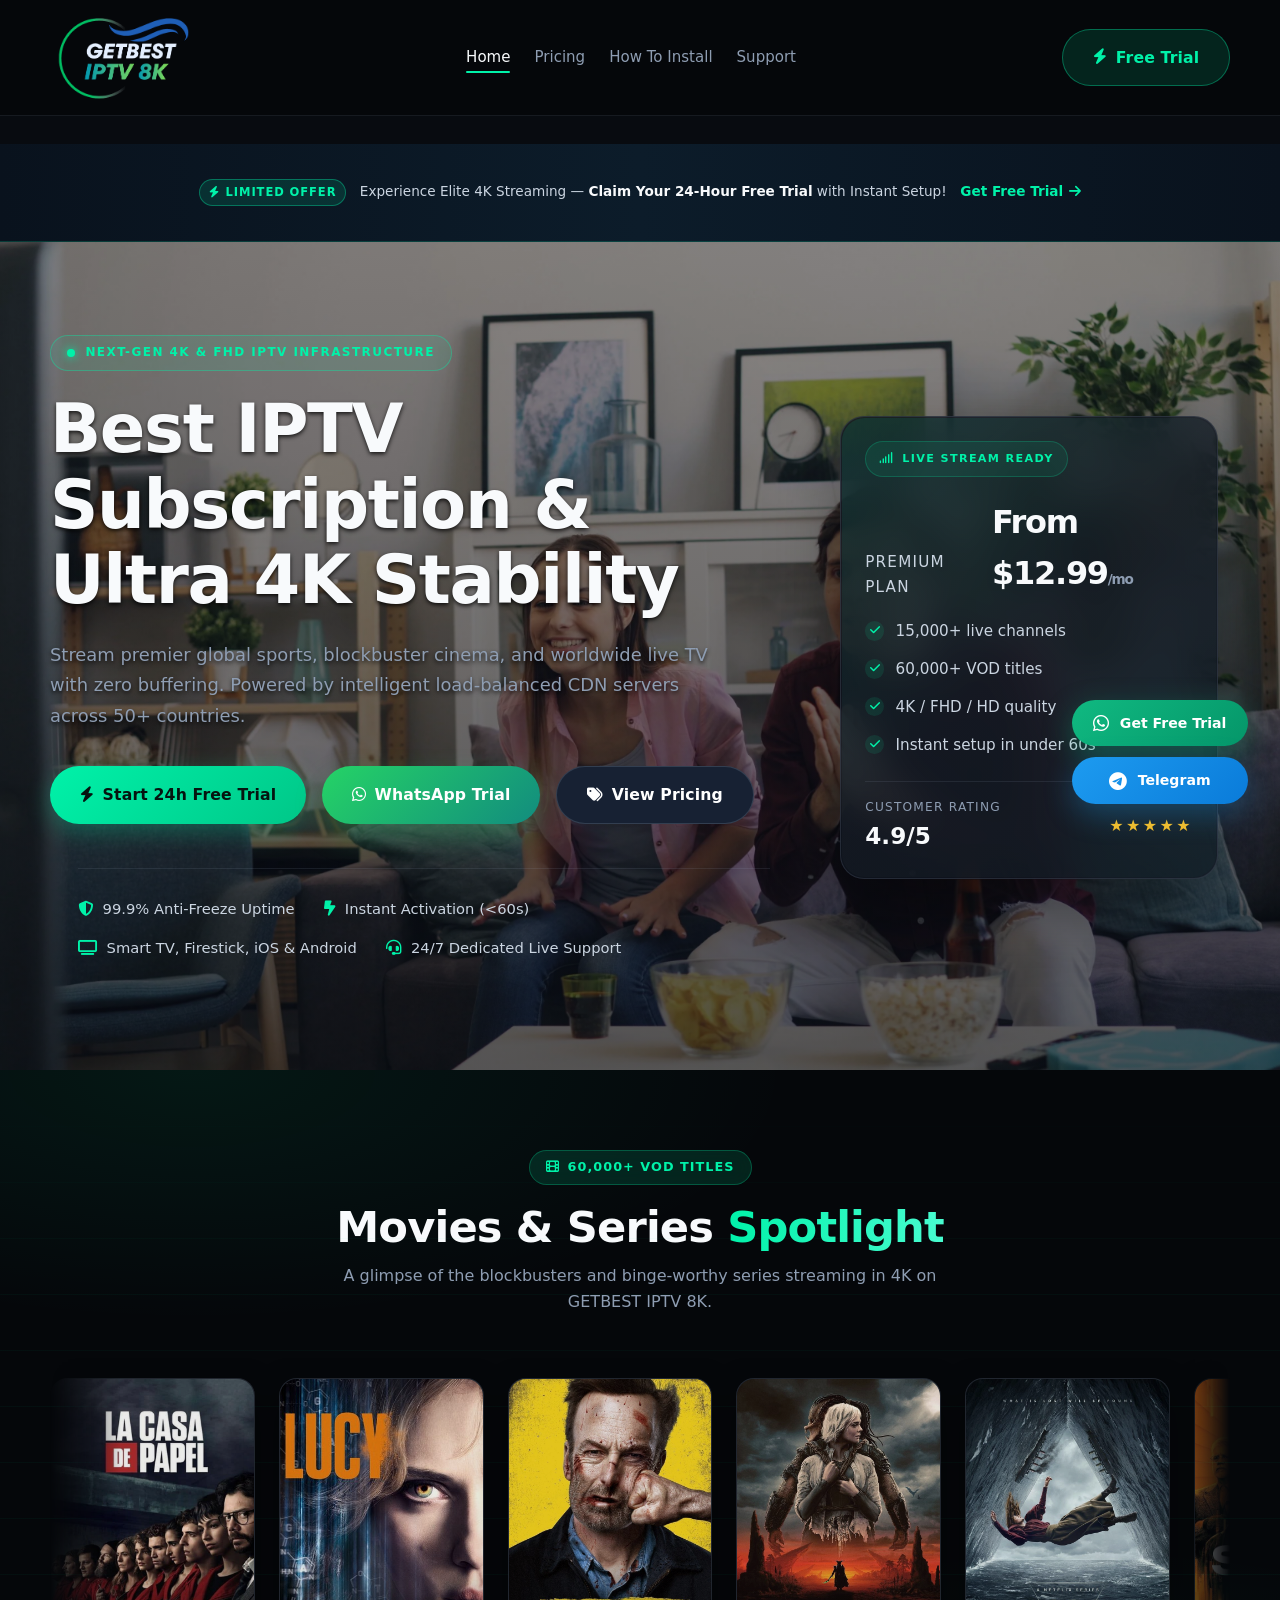
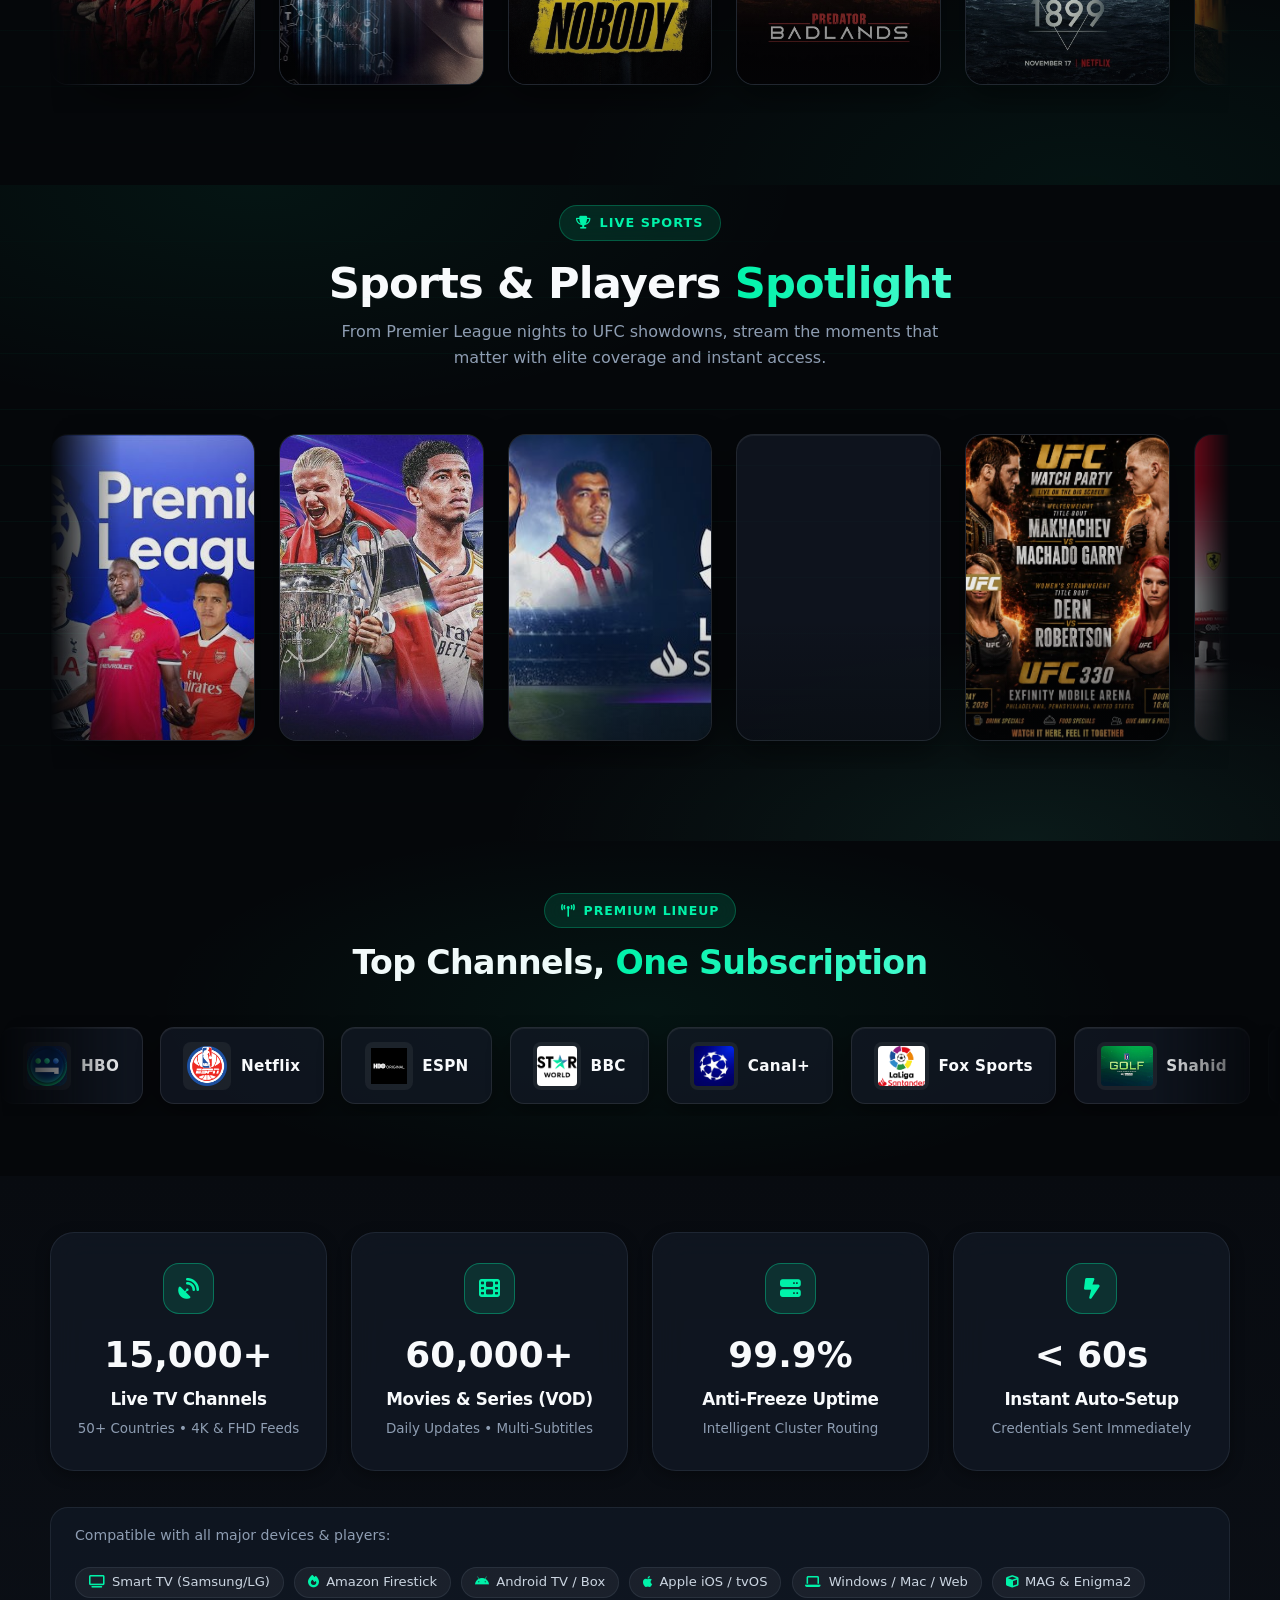
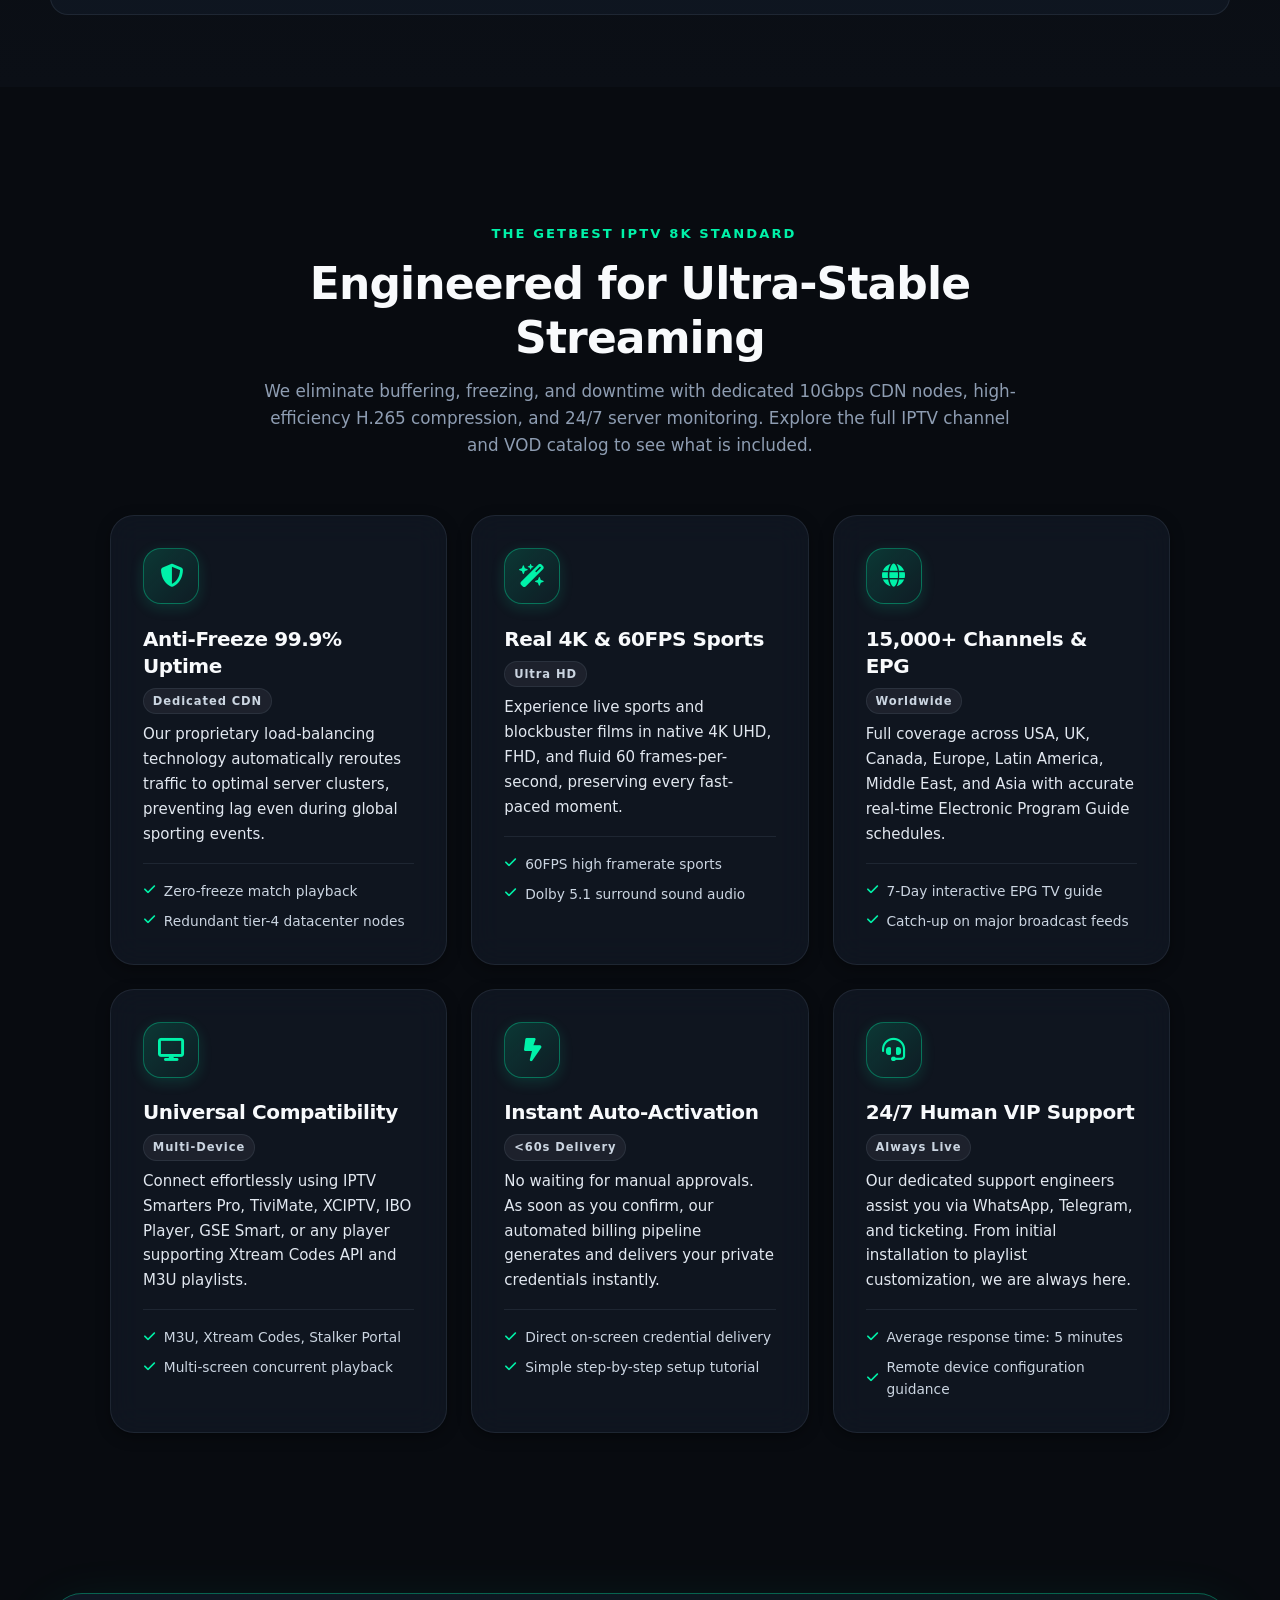
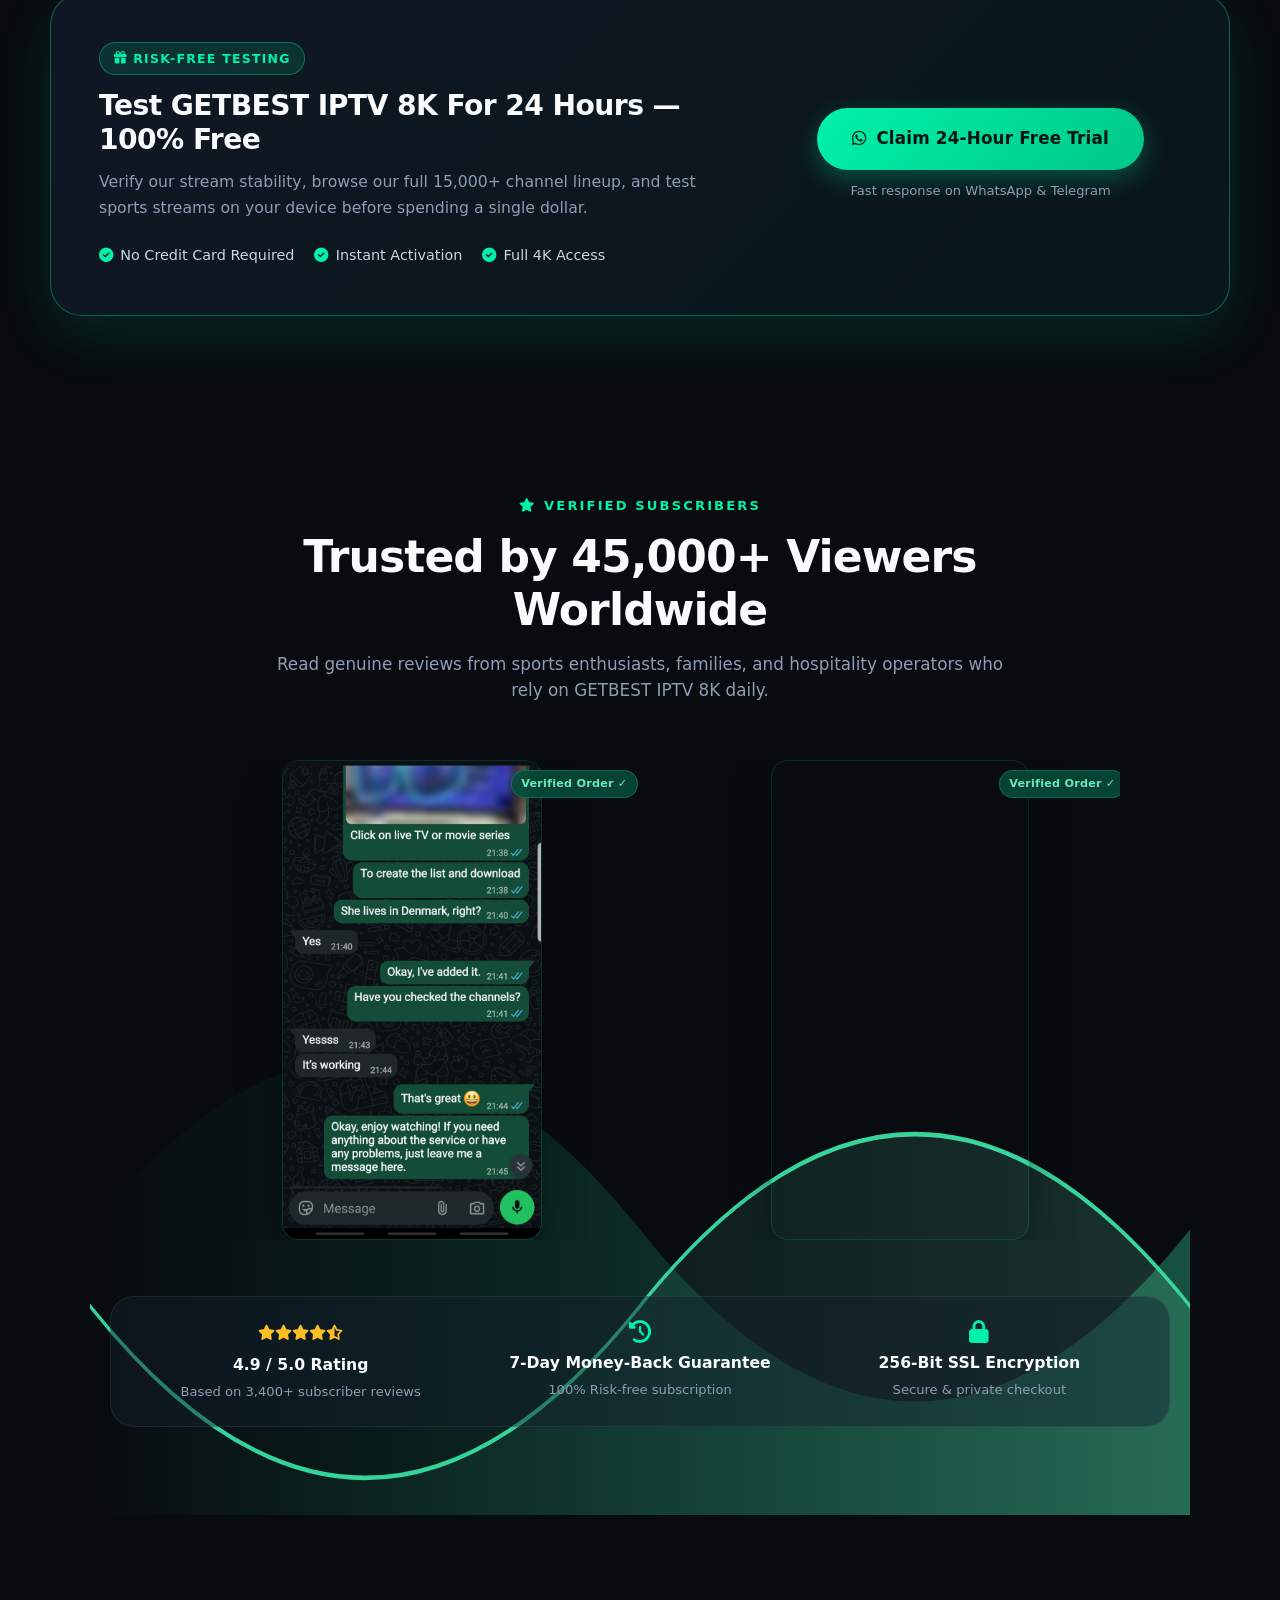
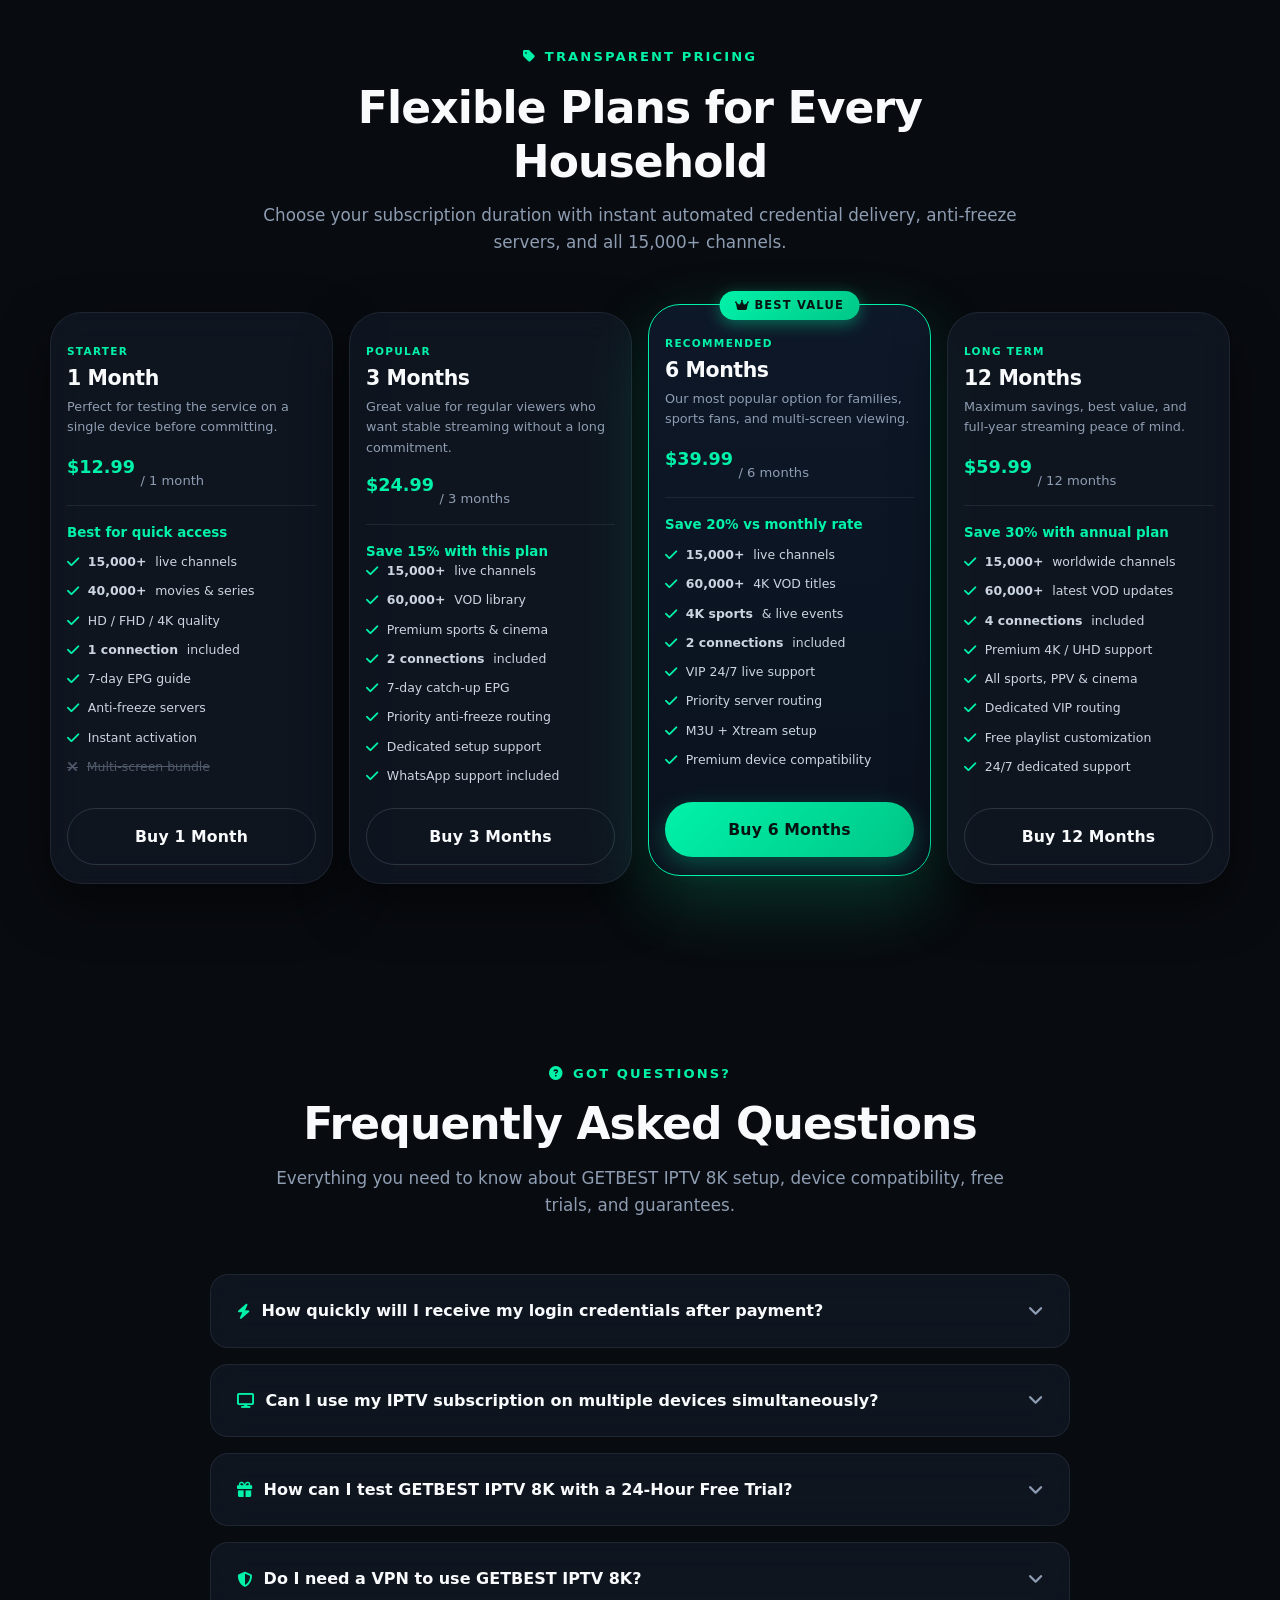
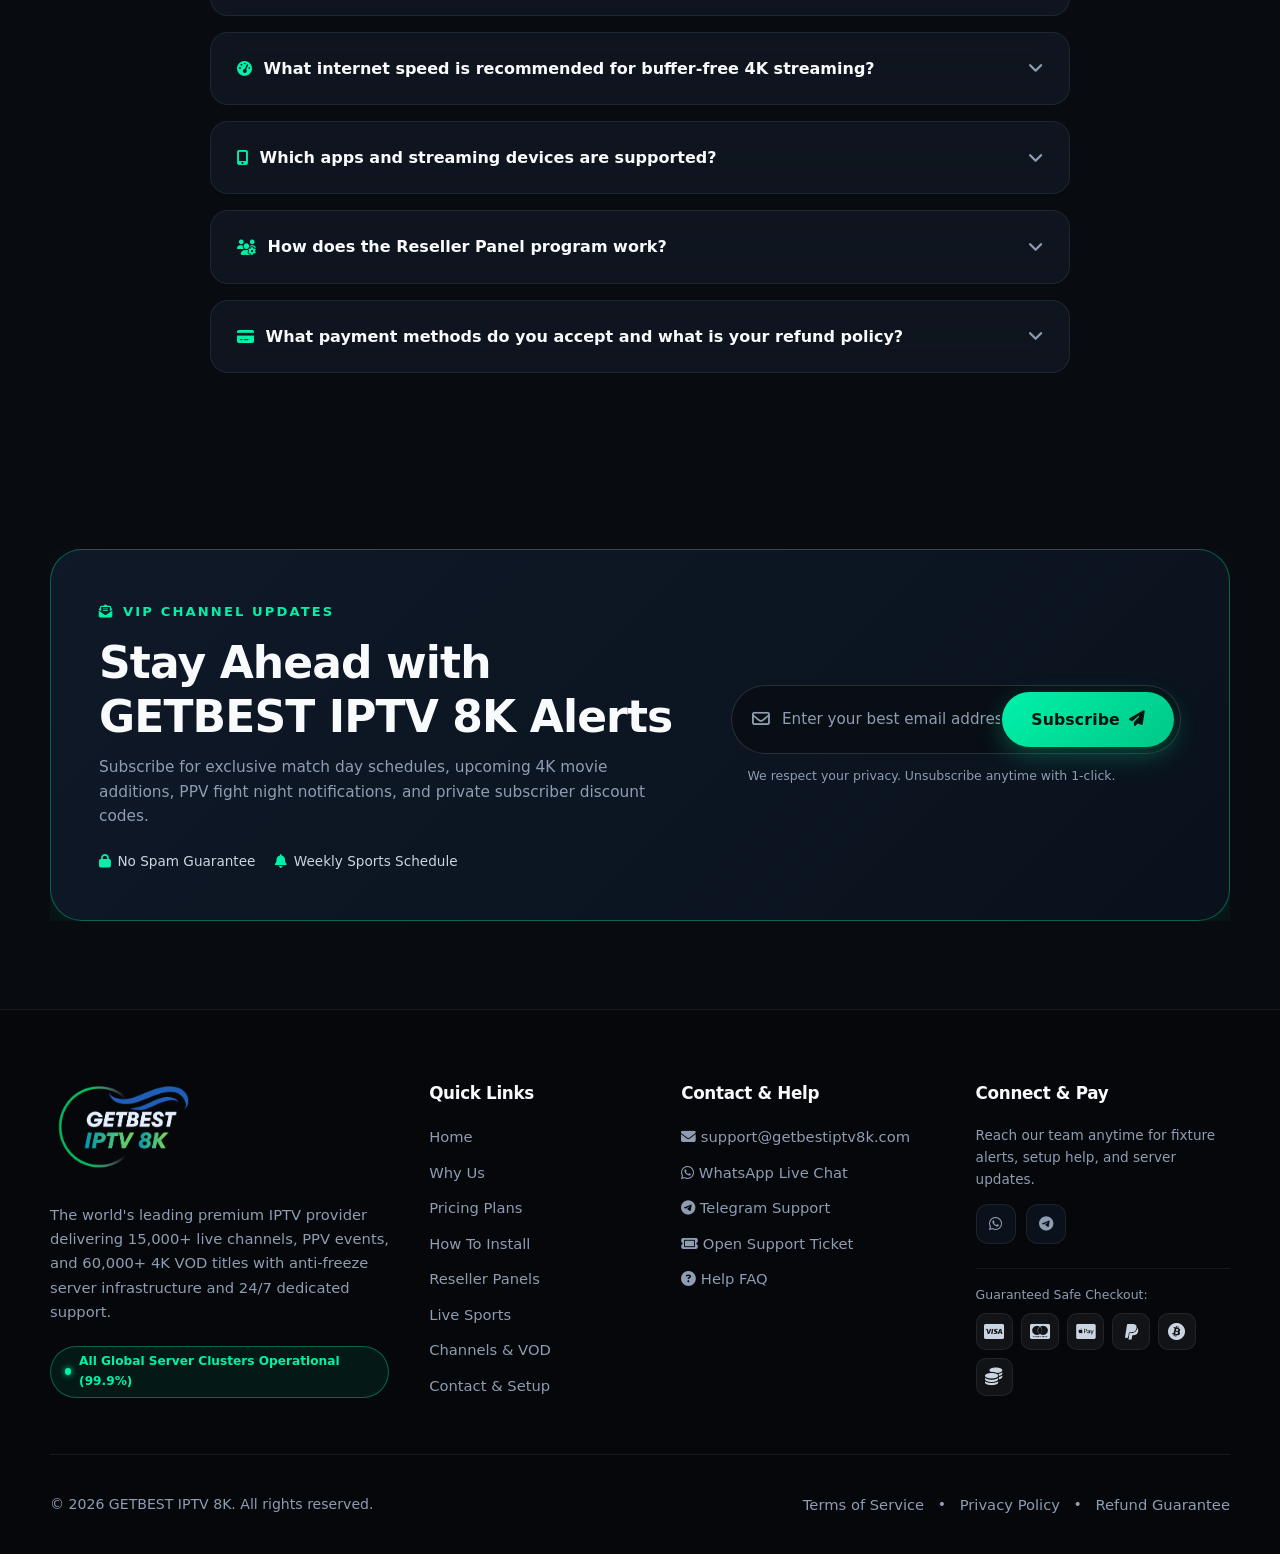
<file: index.html>
<!DOCTYPE html>
<html lang="en">

<head>
  <meta charset="UTF-8" />
  <meta name="viewport" content="width=device-width, initial-scale=1.0" />
  <meta name="description" content="Best IPTV subscription with 4K streaming, 15,000+ live channels & instant setup. Works on Firestick, Smart TV & Android. Free 24h trial." />
  <meta name="keywords" content="best IPTV subscription, 4K IPTV, live TV streaming, IPTV free trial, sports IPTV, Firestick IPTV, Smart TV IPTV, Xtream Codes IPTV, M3U playlist, IPTV reseller panel" />
  <title>Best IPTV Subscription 2026 | 4K IPTV & Live Channels</title>
 
<link rel="icon" type="image/png" href="/Favicon/favicon-96x96.png" sizes="96x96" />
<link rel="icon" type="image/svg+xml" href="/Favicon/favicon.svg" />
<link rel="shortcut icon" href="/Favicon/favicon.ico" />
<link rel="apple-touch-icon" sizes="180x180" href="/Favicon/apple-touch-icon.png" />
<meta name="apple-mobile-web-app-title" content="IPTV 8k" />
<link rel="manifest" href="/Favicon/site.webmanifest" />

  <link rel="canonical" href="https://getbestiptv8k.com/" />
  <meta property="og:type" content="website" />
  <meta property="og:site_name" content="GETBEST IPTV 8K" />
  <meta property="og:url" content="https://getbestiptv8k.com/" />
  <meta property="og:title" content="Best IPTV Subscription 2026 | 4K IPTV & Live Channels" />
  <meta property="og:description" content="Best IPTV subscription with 4K streaming, 15,000+ live channels & instant setup. Works on Firestick, Smart TV & Android. Free 24h trial." />
  <meta property="og:image" content="https://getbestiptv8k.com/assets/images/worldcup2030.jpeg" />
  <meta name="twitter:card" content="summary_large_image" />
  <meta name="twitter:title" content="Best IPTV Subscription 2026 | 4K IPTV & Live Channels" />
  <meta name="twitter:description" content="Best IPTV subscription with 4K streaming, 15,000+ live channels & instant setup. Works on Firestick, Smart TV & Android. Free 24h trial." />
  <meta name="twitter:image" content="https://getbestiptv8k.com/assets/images/worldcup2030.jpeg" />
  <script type="application/ld+json">
  {
    "@context": "https://schema.org",
    "@graph": [
      {
        "@type": "Organization",
        "@id": "https://getbestiptv8k.com/#organization",
        "name": "GETBEST IPTV 8K",
        "url": "https://getbestiptv8k.com/",
        "logo": "https://getbestiptv8k.com/assets/favicon.svg",
        "image": "https://getbestiptv8k.com/assets/images/worldcup2030.jpeg",
        "description": "GETBEST IPTV 8K is a premium IPTV provider offering 15,000+ live TV channels, 60,000+ movies and series in 4K, anti-freeze streaming technology, and 24/7 dedicated support.",
        "email": "support@getbestiptv8k.com",
        "contactPoint": [
          {
            "@type": "ContactPoint",
            "contactType": "customer support",
            "telephone": "+212788774886",
            "availableLanguage": ["English", "French", "Arabic", "Spanish"]
          }
        ]
      },
      {
        "@type": "WebSite",
        "@id": "https://getbestiptv8k.com/#website",
        "url": "https://getbestiptv8k.com/",
        "name": "GETBEST IPTV 8K",
        "description": "Best 4K IPTV Subscription with 24-Hour Free Trial, 15,000+ live channels, and 60,000+ VOD titles.",
        "publisher": {
          "@id": "https://getbestiptv8k.com/#organization"
        },
        "inLanguage": "en"
      },
      {
        "@type": "FAQPage",
        "@id": "https://getbestiptv8k.com/#faq",
        "url": "https://getbestiptv8k.com/#faq",
        "mainEntity": [
          {
            "@type": "Question",
            "name": "How quickly will I receive my login credentials after payment?",
            "acceptedAnswer": {
              "@type": "Answer",
              "text": "Our activation process is fully automated! Once payment is confirmed, your M3U link, Xtream Codes credentials (Server URL, Username, and Password), and installation instructions are delivered directly to your screen and email within 60 seconds."
            }
          },
          {
            "@type": "Question",
            "name": "Can I use my IPTV subscription on multiple devices simultaneously?",
            "acceptedAnswer": {
              "@type": "Answer",
              "text": "You can install GETBEST IPTV 8K on as many devices as you like. For concurrent streaming, our Starter Plan supports 1 device, Premium Plan supports 2 screens, and our Ultimate Elite Plan supports up to 4 devices streaming in 4K at the exact same time across different rooms."
            }
          },
          {
            "@type": "Question",
            "name": "How can I test GETBEST IPTV 8K with a 24-Hour Free Trial?",
            "acceptedAnswer": {
              "@type": "Answer",
              "text": "We offer a 100% free 24-Hour trial with no credit card required. Simply click the 'Start Free Trial' button or message our team directly via WhatsApp or Telegram. Our support agents will generate your test credentials within minutes."
            }
          },
          {
            "@type": "Question",
            "name": "Do I need a VPN to use GETBEST IPTV 8K?",
            "acceptedAnswer": {
              "@type": "Answer",
              "text": "No VPN is required! Our streams are securely encrypted and routed through our private CDN. However, if your local ISP throttles video streaming traffic, GETBEST IPTV 8K is 100% compatible with all major VPNs (ExpressVPN, NordVPN, Surfshark, IPVanish, etc.)."
            }
          },
          {
            "@type": "Question",
            "name": "What internet speed is recommended for buffer-free 4K streaming?",
            "acceptedAnswer": {
              "@type": "Answer",
              "text": "For standard HD streams, a download speed of 15 Mbps is sufficient. For Ultra 4K and 60FPS live sports broadcasts, we recommend a stable connection of at least 30–50 Mbps. Connecting your streaming device via Ethernet or 5GHz Wi-Fi ensures optimal stability."
            }
          },
          {
            "@type": "Question",
            "name": "Which apps and streaming devices are supported?",
            "acceptedAnswer": {
              "@type": "Answer",
              "text": "GETBEST IPTV 8K is compatible with virtually every modern device: Amazon Firestick / Fire TV, Android TV boxes (Nvidia Shield, Xiaomi Mi Box), Samsung & LG Smart TVs (via IBO Player, Smart IPTV, IPTV Smarters), Apple TV, iPhone/iPad, MAG boxes, Formuler, Windows PC, macOS, and Linux."
            }
          },
          {
            "@type": "Question",
            "name": "How does the Reseller Panel program work?",
            "acceptedAnswer": {
              "@type": "Answer",
              "text": "When you purchase a Reseller Panel, you receive access to an intuitive web dashboard preloaded with credits. You use credits to generate 1-month, 3-month, 6-month, or 12-month client accounts, customize playlists, and create sub-resellers under your own brand. Credits never expire! Visit our Resellers Page to explore wholesale packages."
            }
          },
          {
            "@type": "Question",
            "name": "What payment methods do you accept and what is your refund policy?",
            "acceptedAnswer": {
              "@type": "Answer",
              "text": "We accept major Credit/Debit Cards (Visa, MasterCard, American Express), Apple Pay, PayPal, and Cryptocurrencies (Bitcoin, USDT, Ethereum). We back our service with a 7-Day Money-Back Guarantee if we are unable to resolve any technical issues you experience."
            }
          }
        ]
      }
    ]
  }
  </script>
  <link rel="preconnect" href="https://cdnjs.cloudflare.com" crossorigin />
  <link rel="preload" fetchpriority="high" as="image" href="assets/images/hero-family-tv.webp" type="image/webp" />
  <link rel="stylesheet" href="https://cdnjs.cloudflare.com/ajax/libs/font-awesome/6.5.2/css/all.min.css" media="print" onload="this.media='all'" />
  <noscript><link rel="stylesheet" href="https://cdnjs.cloudflare.com/ajax/libs/font-awesome/6.5.2/css/all.min.css" /></noscript>
  <link rel="stylesheet" href="assets/style.css" />
  <link rel="stylesheet" href="assets/reviews.css" media="print" onload="this.media='all'" />
  <noscript><link rel="stylesheet" href="assets/reviews.css" /></noscript>
  <!-- Meta Pixel Code -->
  <script>
  !function(f,b,e,v,n,t,s)
  {if(f.fbq)return;n=f.fbq=function(){n.callMethod?
  n.callMethod.apply(n,arguments):n.queue.push(arguments)};
  if(!f._fbq)f._fbq=n;n.push=n;n.loaded=!0;n.version='2.0';
  n.queue=[];t=b.createElement(e);t.async=!0;
  t.src=v;s=b.getElementsByTagName(e)[0];
  s.parentNode.insertBefore(t,s)}(window, document,'script',
  'https://connect.facebook.net/en_US/fbevents.js');
  fbq('init', '2313361566130854');
  fbq('track', 'PageView');
  </script>
  <noscript><img height="1" width="1" style="display:none"
  src="https://www.facebook.com/tr?id=2313361566130854&ev=PageView&noscript=1"
  /></noscript>
  <!-- End Meta Pixel Code -->
</head>

<body>
  <div class="page-shell">
    <!-- Top Announcement Bar -->
    <div class="top-announcement">
      <div class="container announcement-inner">
        <span class="announcement-badge"><i class="fa-solid fa-bolt"></i> LIMITED OFFER</span>
        <p class="announcement-text">Experience Elite 4K Streaming — <strong>Claim Your 24-Hour Free Trial</strong> with
          Instant Setup!</p>
        <a href="support#trial" class="announcement-link">Get Free Trial <i
            class="fa-solid fa-arrow-right"></i></a>
      </div>
    </div>

    <!-- Site Header -->
    <header class="site-header">
      <div class="container header-inner">
        <a href="/" class="brand" aria-label="GETBEST IPTV 8K Home"><img src="Logo.png" alt="GETBEST IPTV 8K" class="brand-logo" style="width: 150px !important; height: auto !important; max-width: none !important;" width="381" height="222" /></a>
        <nav class="site-nav" id="main-nav" aria-label="Primary navigation">
          <ul class="nav-list">
            <li><a href="/#home" class="active">Home</a></li>
            <li><a href="pricing">Pricing</a></li>
            <li><a href="install">How To Install</a></li>
            <li><a href="support">Support</a></li>
          </ul>
        </nav>
        <div class="header-actions">
          <a href="support#trial" class="button button-header-trial"><i class="fa-solid fa-bolt"></i> Free
            Trial</a>
          <button class="nav-toggle" aria-controls="main-nav" aria-expanded="false" id="nav-toggle"
            aria-label="Toggle navigation menu">
            <span class="bar"></span>
            <span class="bar"></span>
            <span class="bar"></span>
          </button>
        </div>
      </div>
    </header>

    <main>
      <!-- 1. HERO SECTION -->
      <section class="hero" id="home">
        <div class="hero-background" aria-hidden="true">
          <img src="assets/images/hero-family-tv.webp" alt="" class="hero-image" fetchpriority="high" loading="eager" decoding="async" width="3840" height="2160">
        </div>
        <div class="hero-overlay"></div>
        <div class="container hero-content">
          <div class="hero-copy">
            <div class="hero-badge-pill">
              <span class="pulse-dot"></span>
              <span>NEXT-GEN 4K & FHD IPTV INFRASTRUCTURE</span>
            </div>
            <h1>Best IPTV Subscription & Ultra 4K Stability</h1>
            <p class="hero-text">
              Stream premier global sports, blockbuster cinema, and worldwide live TV with zero buffering. Powered by
              intelligent load-balanced CDN servers across 50+ countries.
            </p>
            <div class="hero-actions">
              <a href="support#trial" class="button button-primary button-glow">
                <i class="fa-solid fa-bolt"></i> Start 24h Free Trial
              </a>
              <a href="https://wa.me/212788774886?text=Hi%20GETBEST%20IPTV%208K%2C%20I%20want%20my%20free%20trial." class="button button-whatsapp" target="_blank" rel="noopener noreferrer">
                <i class="fa-brands fa-whatsapp"></i> WhatsApp Trial
              </a>
              <a href="pricing" class="button button-secondary">
                <i class="fa-solid fa-tags"></i> View Pricing
              </a>
            </div>
            <div class="hero-highlights">
              <div class="hero-highlight-item"><i class="fa-solid fa-shield-halved" aria-hidden="true"></i><span>99.9%
                  Anti-Freeze Uptime</span></div>
              <div class="hero-highlight-item"><i class="fa-solid fa-bolt-lightning" aria-hidden="true"></i><span>Instant
                  Activation (&lt;60s)</span></div>
              <div class="hero-highlight-item"><i class="fa-solid fa-tv" aria-hidden="true"></i><span>Smart TV, Firestick,
                  iOS & Android</span></div>
              <div class="hero-highlight-item"><i class="fa-solid fa-headset" aria-hidden="true"></i><span>24/7 Dedicated
                  Live Support</span></div>
            </div>
          </div>

          <aside class="hero-panel" aria-label="GETBEST IPTV 8K trust panel">
            <div class="panel-badge"><i class="fa-solid fa-signal"></i> LIVE STREAM READY</div>
            <div class="panel-topline">
              <span class="panel-title">Premium Plan</span>
              <span class="panel-price">From $12.99<span>/mo</span></span>
            </div>
            <ul class="panel-list">
              <li><i class="fa-solid fa-check"></i> 15,000+ live channels</li>
              <li><i class="fa-solid fa-check"></i> 60,000+ VOD titles</li>
              <li><i class="fa-solid fa-check"></i> 4K / FHD / HD quality</li>
              <li><i class="fa-solid fa-check"></i> Instant setup in under 60s</li>
            </ul>
            <div class="panel-footer">
              <div>
                <span class="rating-label">Customer rating</span>
                <strong>4.9/5</strong>
              </div>
              <div class="stars" aria-label="Five star rating">★★★★★</div>
            </div>
          </aside>
        </div>
      </section>

      <!-- 2. POSTER SHOWCASE SLIDER (standalone - prefix: ps) -->
      <section class="poster-slider-section" id="posters" aria-label="Movies and series poster showcase">
        <div class="container">
          <div class="ps-head">
            <span class="ps-eyebrow"><i class="fa-solid fa-film" aria-hidden="true"></i> 60,000+ VOD Titles</span>
            <h2 class="ps-title">Movies &amp; Series <span>Spotlight</span></h2>
            <p class="ps-sub">A glimpse of the blockbusters and binge-worthy series streaming in 4K on GETBEST IPTV 8K.
            </p>
          </div>
        </div>
        <div class="ps-viewport" id="psViewport">
          <div class="ps-track" id="psTrack">
            <figure class="ps-card"><img src="assets/images/movies/1.jpeg" alt="La Casa de Papel poster 1"
                loading="lazy" draggable="false" width="628" height="924" decoding="async" /></figure>
            <figure class="ps-card"><img src="assets/images/movies/2.jpeg" alt="La Casa de Papel poster 2"
                loading="lazy" draggable="false" width="403" height="604" decoding="async" /></figure>
            <figure class="ps-card"><img src="assets/images/movies/3.jpeg" alt="La Casa de Papel poster 3"
                loading="lazy" draggable="false" width="736" height="1104" decoding="async" /></figure>
            <figure class="ps-card"><img src="assets/images/movies/4.jpeg" alt="La Casa de Papel poster 4"
                loading="lazy" draggable="false" width="736" height="1104" decoding="async" /></figure>
            <figure class="ps-card"><img src="assets/images/movies/5.jpeg" alt="La Casa de Papel poster 5"
                loading="lazy" draggable="false" width="728" height="1092" decoding="async" /></figure>
            <figure class="ps-card"><img src="assets/images/movies/6.jpeg" alt="La Casa de Papel poster 6"
                loading="lazy" draggable="false" width="500" height="750" decoding="async" /></figure>
            <figure class="ps-card"><img src="assets/images/movies/7.jpeg" alt="La Casa de Papel poster 7"
                loading="lazy" draggable="false" width="571" height="800" decoding="async" /></figure>
            <figure class="ps-card"><img src="assets/images/movies/8.jpeg" alt="La Casa de Papel poster 8"
                loading="lazy" draggable="false" width="735" height="1092" decoding="async" /></figure>
            <figure class="ps-card"><img src="assets/images/movies/9.jpeg" alt="La Casa de Papel poster 9"
                loading="lazy" draggable="false" width="736" height="1309" decoding="async" /></figure>
            <figure class="ps-card"><img src="assets/images/movies/10.jpeg" alt="La Casa de Papel poster 10"
                loading="lazy" draggable="false" width="736" height="1104" decoding="async" /></figure>
            <figure class="ps-card"><img src="assets/images/movies/11.jpeg" alt="La Casa de Papel poster 11"
                loading="lazy" draggable="false" width="736" height="1104" decoding="async" /></figure>
            <figure class="ps-card"><img src="assets/images/movies/12.jpeg" alt="La Casa de Papel poster 12"
                loading="lazy" draggable="false" width="508" height="755" decoding="async" /></figure>
            <figure class="ps-card"><img src="assets/images/movies/13.jpeg" alt="La Casa de Papel poster 13"
                loading="lazy" draggable="false" width="736" height="1087" decoding="async" /></figure>
            <figure class="ps-card"><img src="assets/images/movies/14.jpeg" alt="La Casa de Papel poster 14"
                loading="lazy" draggable="false" width="600" height="900" decoding="async" /></figure>
            <figure class="ps-card"><img src="assets/images/movies/15.jpeg" alt="La Casa de Papel poster 15"
                loading="lazy" draggable="false" width="736" height="1104" decoding="async" /></figure>
            <figure class="ps-card"><img src="assets/images/movies/16.jpeg" alt="La Casa de Papel poster 16"
                loading="lazy" draggable="false" width="736" height="1104" decoding="async" /></figure>
            <figure class="ps-card"><img src="assets/images/movies/17.jpeg" alt="La Casa de Papel poster 17"
              loading="lazy" draggable="false" width="736" height="1104" decoding="async" /></figure>
            <figure class="ps-card"><img src="assets/images/movies/18.jpeg" alt="La Casa de Papel poster 18"
              loading="lazy" draggable="false" width="736" height="1308" decoding="async" /></figure>
            <figure class="ps-card"><img src="assets/images/movies/19.jpeg" alt="La Casa de Papel poster 19"
              loading="lazy" draggable="false" width="736" height="982" decoding="async" /></figure>
            <figure class="ps-card"><img src="assets/images/movies/20.jpeg" alt="La Casa de Papel poster 20"
              loading="lazy" draggable="false" width="630" height="1200" decoding="async" /></figure>
            <figure class="ps-card"><img src="assets/images/movies/21.jpeg" alt="La Casa de Papel poster 21"
              loading="lazy" draggable="false" width="736" height="1104" decoding="async" /></figure>
            <figure class="ps-card"><img src="assets/images/movies/22.jpeg" alt="La Casa de Papel poster 22"
              loading="lazy" draggable="false" width="687" height="1024" decoding="async" /></figure>
            <figure class="ps-card"><img src="assets/images/movies/23.jpeg" alt="La Casa de Papel poster 23"
              loading="lazy" draggable="false" width="736" height="1104" decoding="async" /></figure>
            <figure class="ps-card"><img src="assets/images/movies/24.jpeg" alt="La Casa de Papel poster 24"
              loading="lazy" draggable="false" width="736" height="920" decoding="async" /></figure>
            <figure class="ps-card"><img src="assets/images/movies/25.jpeg" alt="La Casa de Papel poster 25"
              loading="lazy" draggable="false" width="680" height="1000" decoding="async" /></figure>
            <figure class="ps-card"><img src="assets/images/movies/27.jpeg" alt="La Casa de Papel poster 27"
              loading="lazy" draggable="false" width="473" height="709" decoding="async" /></figure>
            <figure class="ps-card"><img src="assets/images/movies/28.jpeg" alt="La Casa de Papel poster 28"
              loading="lazy" draggable="false" width="736" height="1308" decoding="async" /></figure>
            <figure class="ps-card"><img src="assets/images/movies/29.jpeg" alt="La Casa de Papel poster 29"
              loading="lazy" draggable="false" width="691" height="1024" decoding="async" /></figure>
            <figure class="ps-card"><img src="assets/images/movies/30.jpeg" alt="La Casa de Papel poster 30"
              loading="lazy" draggable="false" width="736" height="920" decoding="async" /></figure>
            <figure class="ps-card"><img src="assets/images/movies/31.jpeg" alt="La Casa de Papel poster 31"
              loading="lazy" draggable="false" width="736" height="1090" decoding="async" /></figure>
            <figure class="ps-card"><img src="assets/images/movies/32.jpeg" alt="La Casa de Papel poster 32"
              loading="lazy" draggable="false" width="604" height="904" decoding="async" /></figure>
            <figure class="ps-card"><img src="assets/images/movies/33.jpeg" alt="La Casa de Papel poster 33"
              loading="lazy" draggable="false" width="440" height="660" decoding="async" /></figure>
            <figure class="ps-card"><img src="assets/images/movies/34.jpeg" alt="La Casa de Papel poster 34"
              loading="lazy" draggable="false" width="383" height="557" decoding="async" /></figure>
            <figure class="ps-card"><img src="assets/images/movies/35.jpeg" alt="La Casa de Papel poster 35"
              loading="lazy" draggable="false" width="454" height="680" decoding="async" /></figure>
            <figure class="ps-card"><img src="assets/images/movies/36.jpeg" alt="La Casa de Papel poster 36"
              loading="lazy" draggable="false" width="736" height="1104" decoding="async" /></figure>
            <figure class="ps-card"><img src="assets/images/movies/37.jpeg" alt="La Casa de Papel poster 37"
              loading="lazy" draggable="false" width="236" height="354" decoding="async" /></figure>
            <figure class="ps-card"><img src="assets/images/movies/38.jpeg" alt="La Casa de Papel poster 38"
              loading="lazy" draggable="false" width="608" height="1081" decoding="async" /></figure>
            <figure class="ps-card"><img src="assets/images/movies/39.jpeg" alt="La Casa de Papel poster 39"
              loading="lazy" draggable="false" width="736" height="1122" decoding="async" /></figure>
            <figure class="ps-card"><img src="assets/images/movies/40.jpeg" alt="La Casa de Papel poster 40"
              loading="lazy" draggable="false" width="736" height="1104" decoding="async" /></figure>
            <figure class="ps-card"><img src="assets/images/movies/41.jpeg" alt="La Casa de Papel poster 41"
              loading="lazy" draggable="false" width="736" height="1104" decoding="async" /></figure>
            <figure class="ps-card"><img src="assets/images/movies/42.jpeg" alt="La Casa de Papel poster 42"
              loading="lazy" draggable="false" width="736" height="1104" decoding="async" /></figure>
            <figure class="ps-card"><img src="assets/images/movies/43.jpeg" alt="La Casa de Papel poster 43"
              loading="lazy" draggable="false" width="736" height="1105" decoding="async" /></figure>
            <figure class="ps-card"><img src="assets/images/movies/44.jpeg" alt="La Casa de Papel poster 44"
              loading="lazy" draggable="false" width="736" height="981" decoding="async" /></figure>
            <figure class="ps-card"><img src="assets/images/movies/45.jpeg" alt="La Casa de Papel poster 45"
              loading="lazy" draggable="false" width="236" height="354" decoding="async" /></figure>
            <figure class="ps-card"><img src="assets/images/movies/46.jpeg" alt="La Casa de Papel poster 46"
              loading="lazy" draggable="false" width="526" height="704" decoding="async" /></figure>
            <figure class="ps-card"><img src="assets/images/movies/47.jpeg" alt="La Casa de Papel poster 47"
              loading="lazy" draggable="false" width="736" height="1104" decoding="async" /></figure>
            <figure class="ps-card"><img src="assets/images/movies/48.jpeg" alt="La Casa de Papel poster 48"
              loading="lazy" draggable="false" width="736" height="1030" decoding="async" /></figure>
            <figure class="ps-card"><img src="assets/images/movies/49.jpeg" alt="La Casa de Papel poster 49"
              loading="lazy" draggable="false" width="736" height="1123" decoding="async" /></figure>
            <figure class="ps-card"><img src="assets/images/movies/50.jpeg" alt="La Casa de Papel poster 50"
              loading="lazy" draggable="false" width="736" height="1041" decoding="async" /></figure>
            <figure class="ps-card"><img src="assets/images/movies/51.jpeg" alt="La Casa de Papel poster 51"
              loading="lazy" draggable="false" width="236" height="354" decoding="async" /></figure>
            <figure class="ps-card"><img src="assets/images/movies/52.jpeg" alt="La Casa de Papel poster 52"
              loading="lazy" draggable="false" width="736" height="1104" decoding="async" /></figure>
            <figure class="ps-card"><img src="assets/images/movies/53.jpeg" alt="La Casa de Papel poster 53"
              loading="lazy" draggable="false" width="736" height="1104" decoding="async" /></figure>
            <figure class="ps-card"><img src="assets/images/movies/54.jpeg" alt="La Casa de Papel poster 54"
              loading="lazy" draggable="false" width="736" height="1307" decoding="async" /></figure>
            <figure class="ps-card"><img src="assets/images/movies/55.jpeg" alt="La Casa de Papel poster 55"
              loading="lazy" draggable="false" width="682" height="1024" decoding="async" /></figure>
            <figure class="ps-card"><img src="assets/images/movies/56.jpeg" alt="La Casa de Papel poster 56"
              loading="lazy" draggable="false" width="736" height="981" decoding="async" /></figure>
            <figure class="ps-card"><img src="assets/images/movies/57.jpeg" alt="La Casa de Papel poster 57"
              loading="lazy" draggable="false" width="736" height="1090" decoding="async" /></figure>
            <figure class="ps-card"><img src="assets/images/movies/58.jpeg" alt="La Casa de Papel poster 58"
              loading="lazy" draggable="false" width="736" height="1104" decoding="async" /></figure>
            <figure class="ps-card"><img src="assets/images/movies/59.jpeg" alt="La Casa de Papel poster 59"
              loading="lazy" draggable="false" width="736" height="1104" decoding="async" /></figure>
          </div>
        </div>
      </section>

      <!-- 2b. SPORTS PLAYERS SLIDER -->
      <section class="poster-slider-section sports-slider-section" aria-label="Sports and players spotlight">
        <div class="container">
          <div class="ps-head">
            <span class="ps-eyebrow"><i class="fa-solid fa-trophy" aria-hidden="true"></i> Live Sports</span>
            <h2 class="ps-title">Sports &amp; Players <span>Spotlight</span></h2>
            <p class="ps-sub">From Premier League nights to UFC showdowns, stream the moments that matter with elite coverage and instant access.</p>
          </div>
        </div>
        <div class="ps-viewport" aria-label="Sports slider">
          <div class="ps-track sports-track">
            <figure class="ps-card sports-card"><img src="assets/images/sports/Premier.jpeg" alt="Premier League sports poster" loading="lazy" draggable="false" width="640" height="360" decoding="async" /></figure>
            <figure class="ps-card sports-card"><img src="assets/images/sports/UEFA Champions.jpeg" alt="UEFA Champions League sports poster" loading="lazy" draggable="false" width="736" height="471" decoding="async" /></figure>
            <figure class="ps-card sports-card"><img src="assets/images/sports/LaLiga.jpeg" alt="LaLiga sports poster" loading="lazy" draggable="false" width="539" height="303" decoding="async" /></figure>
            <figure class="ps-card sports-card"><img src="assets/images/sports/NBA.jpeg" alt="NBA sports poster" loading="lazy" draggable="false" width="736" height="736" decoding="async" /></figure>
            <figure class="ps-card sports-card"><img src="assets/images/sports/UFC Boxing.jpeg" alt="UFC fight sports poster" loading="lazy" draggable="false" width="691" height="691" decoding="async" /></figure>
            <figure class="ps-card sports-card"><img src="assets/images/sports/F1 2026.jpeg" alt="F1 2026 sports poster" loading="lazy" draggable="false" width="550" height="367" decoding="async" /></figure>
            <figure class="ps-card sports-card"><img src="assets/images/sports/Premier.jpeg" alt="Premier League sports poster" loading="lazy" draggable="false" width="640" height="360" decoding="async" /></figure>
            <figure class="ps-card sports-card"><img src="assets/images/sports/UEFA Champions.jpeg" alt="UEFA Champions League sports poster" loading="lazy" draggable="false" width="736" height="471" decoding="async" /></figure>
            <figure class="ps-card sports-card"><img src="assets/images/sports/LaLiga.jpeg" alt="LaLiga sports poster" loading="lazy" draggable="false" width="539" height="303" decoding="async" /></figure>
            <figure class="ps-card sports-card"><img src="assets/images/sports/NBA.jpeg" alt="NBA sports poster" loading="lazy" draggable="false" width="736" height="736" decoding="async" /></figure>
            <figure class="ps-card sports-card"><img src="assets/images/sports/UFC Boxing.jpeg" alt="UFC fight sports poster" loading="lazy" draggable="false" width="691" height="691" decoding="async" /></figure>
            <figure class="ps-card sports-card"><img src="assets/images/sports/F1 2026.jpeg" alt="F1 2026 sports poster" loading="lazy" draggable="false" width="550" height="367" decoding="async" /></figure>
          </div>
        </div>
      </section>

      <!-- 3. CHANNEL LOGOS MARQUEE (standalone - prefix: clm) -->
      <section class="channel-marquee-section" id="channels" aria-label="Popular channels available">
        <div class="container clm-head">
          <span class="clm-eyebrow"><i class="fa-solid fa-tower-broadcast" aria-hidden="true"></i> Premium Lineup</span>
          <h2 class="clm-title">Top Channels, <span>One Subscription</span></h2>
        </div>
        <div class="clm-marquee">
          <div class="clm-track">
            <div class="clm-group">
              <div class="channel-slide"><img src="assets/images/channels/1.png" alt="HBO" width="320" height="320" loading="lazy" decoding="async"><span>HBO</span></div>
              <div class="channel-slide"><img src="assets/images/channels/2.png" alt="Netflix" width="2400" height="2400" loading="lazy" decoding="async"><span>Netflix</span>
              </div>
              <div class="channel-slide"><img src="assets/images/channels/3.png" alt="ESPN" width="320" height="320" loading="lazy" decoding="async"><span>ESPN</span></div>
              <div class="channel-slide"><img src="assets/images/channels/4.png" alt="BBC" width="200" height="200" loading="lazy" decoding="async"><span>BBC</span></div>
              <div class="channel-slide"><img src="assets/images/channels/5.jpeg" alt="Canal+" width="400" height="400" loading="lazy" decoding="async"><span>Canal+</span></div>
              <div class="channel-slide"><img src="assets/images/channels/6.png" alt="Fox Sports" width="482" height="414" loading="lazy" decoding="async"><span>Fox
                  Sports</span></div>
              <div class="channel-slide"><img src="assets/images/channels/7.jpeg" alt="Shahid" width="404" height="315" loading="lazy" decoding="async"><span>Shahid</span>
              </div>
              <div class="channel-slide"><img src="assets/images/channels/8.png" alt="beIN Sports" width="225" height="225" loading="lazy" decoding="async"><span>beIN
                  Sports</span></div>
              <div class="channel-slide"><img src="assets/images/channels/9.png" alt="OSN" width="220" height="229" loading="lazy" decoding="async"><span>OSN</span></div>
              <div class="channel-slide"><img src="assets/images/channels/10.jpeg" alt="MBC" width="512" height="512" loading="lazy" decoding="async"><span>MBC</span></div>
              <div class="channel-slide"><img src="assets/images/channels/11.png" alt="Sky Sports" width="697" height="439" loading="lazy" decoding="async"><span>Sky
                  Sports</span></div>
              <div class="channel-slide"><img src="assets/images/channels/12.png" alt="StarzPlay" width="447" height="447" loading="lazy" decoding="async"><span>StarzPlay</span>
              </div>
            </div>
            <div class="clm-group" aria-hidden="true">
              <div class="channel-slide"><img src="assets/images/channels/1.png" alt="HBO IPTV channel logo" width="320" height="320" loading="lazy" decoding="async"><span>HBO</span></div>
              <div class="channel-slide"><img src="assets/images/channels/2.png" alt="Netflix IPTV channel logo" width="2400" height="2400" loading="lazy" decoding="async"><span>Netflix</span></div>
              <div class="channel-slide"><img src="assets/images/channels/3.png" alt="ESPN live sports IPTV channel logo" width="320" height="320" loading="lazy" decoding="async"><span>ESPN</span></div>
              <div class="channel-slide"><img src="assets/images/channels/4.png" alt="BBC IPTV channel logo" width="200" height="200" loading="lazy" decoding="async"><span>BBC</span></div>
              <div class="channel-slide"><img src="assets/images/channels/5.jpeg" alt="Canal Plus IPTV channel logo" width="400" height="400" loading="lazy" decoding="async"><span>Canal+</span></div>
              <div class="channel-slide"><img src="assets/images/channels/6.png" alt="Fox Sports IPTV channel logo" width="482" height="414" loading="lazy" decoding="async"><span>Fox Sports</span></div>
              <div class="channel-slide"><img src="assets/images/channels/7.jpeg" alt="Shahid IPTV channel logo" width="404" height="315" loading="lazy" decoding="async"><span>Shahid</span></div>
              <div class="channel-slide"><img src="assets/images/channels/8.png" alt="beIN Sports IPTV channel logo" width="225" height="225" loading="lazy" decoding="async"><span>beIN Sports</span></div>
              <div class="channel-slide"><img src="assets/images/channels/9.png" alt="OSN IPTV channel logo" width="220" height="229" loading="lazy" decoding="async"><span>OSN</span></div>
              <div class="channel-slide"><img src="assets/images/channels/10.jpeg" alt="MBC IPTV channel logo" width="512" height="512" loading="lazy" decoding="async"><span>MBC</span></div>
              <div class="channel-slide"><img src="assets/images/channels/11.png" alt="Sky Sports IPTV channel logo" width="697" height="439" loading="lazy" decoding="async"><span>Sky Sports</span></div>
              <div class="channel-slide"><img src="assets/images/channels/12.png" alt="StarzPlay IPTV channel logo" width="447" height="447" loading="lazy" decoding="async"><span>StarzPlay</span></div>
            </div>
          </div>
        </div>
      </section>
      <section class="stats-section reveal" aria-label="Service statistics">
        <div class="container stats-grid">
          <article class="stat-card">
            <div class="stat-icon-wrapper" aria-hidden="true"><span class="stat-icon"><i
                  class="fa-solid fa-satellite-dish"></i></span></div>
            <div class="stat-number-wrap"><span class="stat-value counter" data-target="15000" data-suffix="+">0</span>
            </div>
            <h3>Live TV Channels</h3>
            <span class="stat-subtext">50+ Countries • 4K & FHD Feeds</span>
          </article>
          <article class="stat-card">
            <div class="stat-icon-wrapper" aria-hidden="true"><span class="stat-icon"><i
                  class="fa-solid fa-film"></i></span></div>
            <div class="stat-number-wrap"><span class="stat-value counter" data-target="60000" data-suffix="+">0</span>
            </div>
            <h3>Movies & Series (VOD)</h3>
            <span class="stat-subtext">Daily Updates • Multi-Subtitles</span>
          </article>
          <article class="stat-card">
            <div class="stat-icon-wrapper" aria-hidden="true"><span class="stat-icon"><i
                  class="fa-solid fa-server"></i></span></div>
            <div class="stat-number-wrap"><span class="stat-value counter" data-target="99.9" data-suffix="%">0</span>
            </div>
            <h3>Anti-Freeze Uptime</h3>
            <span class="stat-subtext">Intelligent Cluster Routing</span>
          </article>
          <article class="stat-card">
            <div class="stat-icon-wrapper" aria-hidden="true"><span class="stat-icon"><i
                  class="fa-solid fa-bolt-lightning"></i></span></div>
            <div class="stat-number-wrap"><span class="stat-value">&lt; 60s</span></div>
            <h3>Instant Auto-Setup</h3>
            <span class="stat-subtext">Credentials Sent Immediately</span>
          </article>
        </div>
        <div class="container device-ribbon">
          <span class="device-ribbon-label">Compatible with all major devices & players:</span>
          <div class="device-badge-row">
            <span class="device-badge"><i class="fa-solid fa-tv"></i> Smart TV (Samsung/LG)</span>
            <span class="device-badge"><i class="fa-solid fa-fire"></i> Amazon Firestick</span>
            <span class="device-badge"><i class="fa-brands fa-android"></i> Android TV / Box</span>
            <span class="device-badge"><i class="fa-brands fa-apple"></i> Apple iOS / tvOS</span>
            <span class="device-badge"><i class="fa-solid fa-laptop"></i> Windows / Mac / Web</span>
            <span class="device-badge"><i class="fa-solid fa-cube"></i> MAG & Enigma2</span>
          </div>
        </div>
      </section>

      <!-- 5. WHY GETBEST IPTV 8K (Glassmorphic Core Value Grid) -->
      <section class="features-section reveal" id="features" aria-label="Featured service benefits">
        <div class="container section-heading">
          <span class="eyebrow"><i class="fa-solid fa-sparkles"></i> The GETBEST IPTV 8K Standard</span>
          <h2>Engineered for Ultra-Stable Streaming</h2>
          <p>We eliminate buffering, freezing, and downtime with dedicated 10Gbps CDN nodes, high-efficiency H.265
            compression, and 24/7 server monitoring. Explore the full <a href="catalog">IPTV channel and VOD catalog</a> to see what is included.</p>
        </div>
        <div class="container feature-grid">
          <article class="feature-card">
            <div class="feature-icon-box"><i class="fa-solid fa-shield-halved" aria-hidden="true"></i></div>
            <div class="feature-card-content">
              <div class="feature-header">
                <h3>Anti-Freeze 99.9% Uptime</h3><span class="feature-tag">Dedicated CDN</span>
              </div>
              <p>Our proprietary load-balancing technology automatically reroutes traffic to optimal server clusters,
                preventing lag even during global sporting events.</p>
              <ul class="feature-points">
                <li><i class="fa-solid fa-check"></i> Zero-freeze match playback</li>
                <li><i class="fa-solid fa-check"></i> Redundant tier-4 datacenter nodes</li>
              </ul>
            </div>
          </article>
          <article class="feature-card">
            <div class="feature-icon-box"><i class="fa-solid fa-wand-magic-sparkles" aria-hidden="true"></i></div>
            <div class="feature-card-content">
              <div class="feature-header">
                <h3>Real 4K & 60FPS Sports</h3><span class="feature-tag">Ultra HD</span>
              </div>
              <p>Experience live sports and blockbuster films in native 4K UHD, FHD, and fluid 60 frames-per-second,
                preserving every fast-paced moment.</p>
              <ul class="feature-points">
                <li><i class="fa-solid fa-check"></i> 60FPS high framerate sports</li>
                <li><i class="fa-solid fa-check"></i> Dolby 5.1 surround sound audio</li>
              </ul>
            </div>
          </article>
          <article class="feature-card">
            <div class="feature-icon-box"><i class="fa-solid fa-globe" aria-hidden="true"></i></div>
            <div class="feature-card-content">
              <div class="feature-header">
                <h3>15,000+ Channels & EPG</h3><span class="feature-tag">Worldwide</span>
              </div>
              <p>Full coverage across USA, UK, Canada, Europe, Latin America, Middle East, and Asia with accurate
                real-time Electronic Program Guide schedules.</p>
              <ul class="feature-points">
                <li><i class="fa-solid fa-check"></i> 7-Day interactive EPG TV guide</li>
                <li><i class="fa-solid fa-check"></i> Catch-up on major broadcast feeds</li>
              </ul>
            </div>
          </article>
          <article class="feature-card">
            <div class="feature-icon-box"><i class="fa-solid fa-display" aria-hidden="true"></i></div>
            <div class="feature-card-content">
              <div class="feature-header">
                <h3>Universal Compatibility</h3><span class="feature-tag">Multi-Device</span>
              </div>
              <p>Connect effortlessly using IPTV Smarters Pro, TiviMate, XCIPTV, IBO Player, GSE Smart, or any player
                supporting Xtream Codes API and M3U playlists.</p>
              <ul class="feature-points">
                <li><i class="fa-solid fa-check"></i> M3U, Xtream Codes, Stalker Portal</li>
                <li><i class="fa-solid fa-check"></i> Multi-screen concurrent playback</li>
              </ul>
            </div>
          </article>
          <article class="feature-card">
            <div class="feature-icon-box"><i class="fa-solid fa-bolt-lightning" aria-hidden="true"></i></div>
            <div class="feature-card-content">
              <div class="feature-header">
                <h3>Instant Auto-Activation</h3><span class="feature-tag">&lt;60s Delivery</span>
              </div>
              <p>No waiting for manual approvals. As soon as you confirm, our automated billing pipeline generates and
                delivers your private credentials instantly.</p>
              <ul class="feature-points">
                <li><i class="fa-solid fa-check"></i> Direct on-screen credential delivery</li>
                <li><i class="fa-solid fa-check"></i> Simple step-by-step setup tutorial</li>
              </ul>
            </div>
          </article>
          <article class="feature-card">
            <div class="feature-icon-box"><i class="fa-solid fa-headset" aria-hidden="true"></i></div>
            <div class="feature-card-content">
              <div class="feature-header">
                <h3>24/7 Human VIP Support</h3><span class="feature-tag">Always Live</span>
              </div>
              <p>Our dedicated support engineers assist you via WhatsApp, Telegram, and ticketing. From initial
                installation to playlist customization, we are always here.</p>
              <ul class="feature-points">
                <li><i class="fa-solid fa-check"></i> Average response time: 5 minutes</li>
                <li><i class="fa-solid fa-check"></i> Remote device configuration guidance</li>
              </ul>
            </div>
          </article>
        </div>
      </section>

      <!-- 6. FREE TRIAL CALLOUT BANNER -->
      <section class="trial-banner-section reveal">
        <div class="container">
          <div class="trial-banner-card">
            <div class="trial-banner-content">
              <span class="trial-badge"><i class="fa-solid fa-gift"></i> RISK-FREE TESTING</span>
              <h2>Test GETBEST IPTV 8K For 24 Hours — 100% Free</h2>
              <p>Verify our stream stability, browse our full 15,000+ channel lineup, and test sports streams on your
                device before spending a single dollar.</p>
              <div class="trial-perks">
                <span><i class="fa-solid fa-check-circle"></i> No Credit Card Required</span>
                <span><i class="fa-solid fa-check-circle"></i> Instant Activation</span>
                <span><i class="fa-solid fa-check-circle"></i> Full 4K Access</span>
              </div>
            </div>
            <div class="trial-banner-action">
              <a href="support#trial" class="button button-primary button-large"><i
                  class="fa-brands fa-whatsapp"></i> Claim 24-Hour Free Trial</a>
              <span class="trial-note">Fast response on WhatsApp & Telegram</span>
            </div>
          </div>
        </div>
      </section>

      <!-- 7. SOCIAL PROOF / SUBSCRIBER TESTIMONIALS -->
      <section class="testimonials-section reveal" aria-label="Customer testimonials">
        <div class="wa-wave-bg" aria-hidden="true">
          <svg class="wa-wave-1" viewBox="0 0 2880 320" preserveAspectRatio="none" fill="none">
            <path d="M0 160 C 240 40, 480 40, 720 160 S 1200 280, 1440 160 S 1920 40, 2160 160 S 2640 280, 2880 160 V 320 H 0 Z" fill="url(#waWaveGrad1)"/>
            <defs>
              <linearGradient id="waWaveGrad1" x1="0" y1="0" x2="2880" y2="0" gradientUnits="userSpaceOnUse">
                <stop offset="0" stop-color="#10b981" stop-opacity="0"/>
                <stop offset="0.5" stop-color="#34d399" stop-opacity="0.35"/>
                <stop offset="1" stop-color="#10b981" stop-opacity="0"/>
              </linearGradient>
            </defs>
          </svg>
          <svg class="wa-wave-2" viewBox="0 0 2880 320" preserveAspectRatio="none" fill="none">
            <path d="M0 200 C 240 320, 480 320, 720 200 S 1200 80, 1440 200 S 1920 320, 2160 200 S 2640 80, 2880 200" stroke="#34d399" stroke-width="2.5" stroke-linecap="round" fill="none"/>
            <defs>
              <linearGradient id="waWaveGrad2" x1="0" y1="0" x2="2880" y2="0" gradientUnits="userSpaceOnUse">
                <stop offset="0" stop-color="#34d399" stop-opacity="0"/>
                <stop offset="0.5" stop-color="#6ee7b7" stop-opacity="1"/>
                <stop offset="1" stop-color="#34d399" stop-opacity="0"/>
              </linearGradient>
            </defs>
            <path d="M0 200 C 240 320, 480 320, 720 200 S 1200 80, 1440 200 S 1920 320, 2160 200 S 2640 80, 2880 200 V 320 H 0 Z" fill="url(#waWaveGrad2)" opacity="0.18"/>
          </svg>
        </div>
        <div class="container section-heading">
          <span class="eyebrow"><i class="fa-solid fa-star"></i> Verified Subscribers</span>
          <h2>Trusted by 45,000+ Viewers Worldwide</h2>
          <p>Read genuine reviews from sports enthusiasts, families, and hospitality operators who rely on GETBEST IPTV 8K
            daily.</p>
        </div>
        <div class="wa-reviews-slider" id="waReviewsSlider" aria-label="WhatsApp customer review screenshots">
          <div class="wa-reviews-track" id="waReviewsTrack">
            <div class="wa-reviews-slide"><span class="wa-verified-badge">Verified Order ✓</span><img src="assets/images/reviews/1.jpg" alt="WhatsApp review screenshot from a GETBEST IPTV 8K customer" loading="lazy" width="1440" height="2667" decoding="async" /></div>
            <div class="wa-reviews-slide"><span class="wa-verified-badge">Verified Order ✓</span><img src="assets/images/reviews/2.jpg" alt="WhatsApp review screenshot praising GETBEST IPTV 8K 4K streaming quality" loading="lazy" width="1440" height="2691" decoding="async" /></div>
            <div class="wa-reviews-slide"><span class="wa-verified-badge">Verified Order ✓</span><img src="assets/images/reviews/3.jpg" alt="WhatsApp review screenshot from a verified GETBEST IPTV 8K subscriber" loading="lazy" width="1440" height="2698" decoding="async" /></div>
            <div class="wa-reviews-slide"><span class="wa-verified-badge">Verified Order ✓</span><img src="assets/images/reviews/4.jpg" alt="WhatsApp review screenshot about GETBEST IPTV 8K anti-freeze streaming" loading="lazy" width="1440" height="2708" decoding="async" /></div>
            <div class="wa-reviews-slide"><span class="wa-verified-badge">Verified Order ✓</span><img src="assets/images/reviews/5.jpg" alt="WhatsApp review screenshot recommending GETBEST IPTV 8K" loading="lazy" width="1440" height="2714" decoding="async" /></div>
            <div class="wa-reviews-slide"><span class="wa-verified-badge">Verified Order ✓</span><img src="assets/images/reviews/6.jpg" alt="WhatsApp review screenshot from a GETBEST IPTV 8K sports viewer" loading="lazy" width="1440" height="2685" decoding="async" /></div>
            <div class="wa-reviews-slide"><span class="wa-verified-badge">Verified Order ✓</span><img src="assets/images/reviews/7.jpg" alt="WhatsApp review screenshot about GETBEST IPTV 8K instant activation" loading="lazy" width="1440" height="2678" decoding="async" /></div>
            <div class="wa-reviews-slide"><span class="wa-verified-badge">Verified Order ✓</span><img src="assets/images/reviews/8.jpeg" alt="WhatsApp review screenshot from a GETBEST IPTV 8K family subscriber" loading="lazy" width="720" height="1344" decoding="async" /></div>
            <div class="wa-reviews-slide"><span class="wa-verified-badge">Verified Order ✓</span><img src="assets/images/reviews/9.jpg" alt="WhatsApp review screenshot praising GETBEST IPTV 8K channel lineup" loading="lazy" width="1440" height="2680" decoding="async" /></div>
            <div class="wa-reviews-slide"><span class="wa-verified-badge">Verified Order ✓</span><img src="assets/images/reviews/10.jpg" alt="WhatsApp review screenshot from a loyal GETBEST IPTV 8K customer" loading="lazy" width="1440" height="2666" decoding="async" /></div>
          </div>
        </div>
        <div class="container trust-metric-bar">
          <div class="trust-metric-item">
            <div class="stars-gold"><i class="fa-solid fa-star"></i><i class="fa-solid fa-star"></i><i
                class="fa-solid fa-star"></i><i class="fa-solid fa-star"></i><i
                class="fa-solid fa-star-half-stroke"></i></div><strong>4.9 / 5.0 Rating</strong><span>Based on 3,400+
              subscriber reviews</span>
          </div>
          <div class="trust-metric-item"><i class="fa-solid fa-clock-rotate-left trust-icon"></i><strong>7-Day
              Money-Back Guarantee</strong><span>100% Risk-free subscription</span></div>
          <div class="trust-metric-item"><i class="fa-solid fa-lock trust-icon"></i><strong>256-Bit SSL
              Encryption</strong><span>Secure & private checkout</span></div>
        </div>
      </section>

      <!-- 8. PRICING PLANS -->
      <section class="plans-section reveal" id="plans">
        <div class="container section-heading">
          <span class="eyebrow"><i class="fa-solid fa-tag"></i> Transparent Pricing</span>
          <h2>Flexible Plans for Every Household</h2>
          <p>Choose your subscription duration with instant automated credential delivery, anti-freeze servers, and all
            15,000+ channels.</p>
        </div>
        <div class="container plan-grid">
          <article class="plan-card" data-plan="starter">
            <div class="plan-header">
              <span class="plan-label">STARTER</span>
              <h3>1 Month</h3>
              <p class="plan-desc">Perfect for testing the service on a single device before committing.</p>
              <div class="plan-price-wrap">
                <span class="plan-price"><span>$</span><span class="plan-price-num">12.99</span></span>
                <span class="plan-period">/ 1 month</span>
              </div>
              <div class="plan-price-subtext">Best for quick access</div>
            </div>
            <ul class="plan-features-list">
              <li><i class="fa-solid fa-check"></i> <strong>15,000+</strong> live channels</li>
              <li><i class="fa-solid fa-check"></i> <strong>40,000+</strong> movies & series</li>
              <li><i class="fa-solid fa-check"></i> HD / FHD / 4K quality</li>
              <li><i class="fa-solid fa-check"></i> <strong>1 connection</strong> included</li>
              <li><i class="fa-solid fa-check"></i> 7-day EPG guide</li>
              <li><i class="fa-solid fa-check"></i> Anti-freeze servers</li>
              <li><i class="fa-solid fa-check"></i> Instant activation</li>
              <li class="disabled"><i class="fa-solid fa-xmark"></i> Multi-screen bundle</li>
            </ul>
            <div class="plan-action"><a href="https://wa.me/212788774886?text=Hi%20GETBEST%20IPTV%208K%2C%20I%20want%20to%20buy%20the%201%20Month%20plan." class="button button-outline button-full" target="_blank" rel="noopener noreferrer">Buy 1 Month</a></div>
          </article>

          <article class="plan-card" data-plan="quarterly">
            <div class="plan-header">
              <span class="plan-label">POPULAR</span>
              <h3>3 Months</h3>
              <p class="plan-desc">Great value for regular viewers who want stable streaming without a long commitment.</p>
              <div class="plan-price-wrap">
                <span class="plan-price"><span>$</span><span class="plan-price-num">24.99</span></span>
                <span class="plan-period">/ 3 months</span>
              </div>
              <div class="plan-price-subtext">Save 15% with this plan</div>
            </div>
            <ul class="plan-features-list">
              <li><i class="fa-solid fa-check"></i> <strong>15,000+</strong> live channels</li>
              <li><i class="fa-solid fa-check"></i> <strong>60,000+</strong> VOD library</li>
              <li><i class="fa-solid fa-check"></i> Premium sports & cinema</li>
              <li><i class="fa-solid fa-check"></i> <strong>2 connections</strong> included</li>
              <li><i class="fa-solid fa-check"></i> 7-day catch-up EPG</li>
              <li><i class="fa-solid fa-check"></i> Priority anti-freeze routing</li>
              <li><i class="fa-solid fa-check"></i> Dedicated setup support</li>
              <li><i class="fa-solid fa-check"></i> WhatsApp support included</li>
            </ul>
            <div class="plan-action"><a href="https://wa.me/212788774886?text=Hi%20GETBEST%20IPTV%208K%2C%20I%20want%20to%20buy%20the%203%20Month%20plan." class="button button-outline button-full" target="_blank" rel="noopener noreferrer">Buy 3 Months</a></div>
          </article>

          <article class="plan-card plan-card--featured" data-plan="premium">
            <div class="plan-badge"><i class="fa-solid fa-crown"></i> BEST VALUE</div>
            <div class="plan-header">
              <span class="plan-label">RECOMMENDED</span>
              <h3>6 Months</h3>
              <p class="plan-desc">Our most popular option for families, sports fans, and multi-screen viewing.</p>
              <div class="plan-price-wrap">
                <span class="plan-price"><span>$</span><span class="plan-price-num">39.99</span></span>
                <span class="plan-period">/ 6 months</span>
              </div>
              <div class="plan-price-subtext">Save 20% vs monthly rate</div>
            </div>
            <ul class="plan-features-list">
              <li><i class="fa-solid fa-check"></i> <strong>15,000+</strong> live channels</li>
              <li><i class="fa-solid fa-check"></i> <strong>60,000+</strong> 4K VOD titles</li>
              <li><i class="fa-solid fa-check"></i> <strong>4K sports</strong> & live events</li>
              <li><i class="fa-solid fa-check"></i> <strong>2 connections</strong> included</li>
              <li><i class="fa-solid fa-check"></i> VIP 24/7 live support</li>
              <li><i class="fa-solid fa-check"></i> Priority server routing</li>
              <li><i class="fa-solid fa-check"></i> M3U + Xtream setup</li>
              <li><i class="fa-solid fa-check"></i> Premium device compatibility</li>
            </ul>
            <div class="plan-action"><a href="https://wa.me/212788774886?text=Hi%20GETBEST%20IPTV%208K%2C%20I%20want%20to%20buy%20the%206%20Month%20plan." class="button button-primary button-full button-glow" target="_blank" rel="noopener noreferrer">Buy 6 Months</a></div>
          </article>

          <article class="plan-card" data-plan="elite">
            <div class="plan-header">
              <span class="plan-label">LONG TERM</span>
              <h3>12 Months</h3>
              <p class="plan-desc">Maximum savings, best value, and full-year streaming peace of mind.</p>
              <div class="plan-price-wrap">
                <span class="plan-price"><span>$</span><span class="plan-price-num">59.99</span></span>
                <span class="plan-period">/ 12 months</span>
              </div>
              <div class="plan-price-subtext">Save 30% with annual plan</div>
            </div>
            <ul class="plan-features-list">
              <li><i class="fa-solid fa-check"></i> <strong>15,000+</strong> worldwide channels</li>
              <li><i class="fa-solid fa-check"></i> <strong>60,000+</strong> latest VOD updates</li>
              <li><i class="fa-solid fa-check"></i> <strong>4 connections</strong> included</li>
              <li><i class="fa-solid fa-check"></i> Premium 4K / UHD support</li>
              <li><i class="fa-solid fa-check"></i> All sports, PPV & cinema</li>
              <li><i class="fa-solid fa-check"></i> Dedicated VIP routing</li>
              <li><i class="fa-solid fa-check"></i> Free playlist customization</li>
              <li><i class="fa-solid fa-check"></i> 24/7 dedicated support</li>
            </ul>
            <div class="plan-action"><a href="https://wa.me/212788774886?text=Hi%20GETBEST%20IPTV%208K%2C%20I%20want%20to%20buy%20the%2012%20Month%20plan." class="button button-outline button-full" target="_blank" rel="noopener noreferrer">Buy 12 Months</a></div>
          </article>
        </div>
      </section>
      <!-- 9. INTERACTIVE FAQ ACCORDIONS (8 Questions) -->
      <section class="faq-section reveal" id="faq" aria-label="Frequently asked questions">
        <div class="container section-heading">
          <span class="eyebrow"><i class="fa-solid fa-circle-question"></i> Got Questions?</span>
          <h2>Frequently Asked Questions</h2>
          <p>Everything you need to know about GETBEST IPTV 8K setup, device compatibility, free trials, and guarantees.
          </p>
        </div>
        <div class="container faq-accordion-wrapper">
          <article class="faq-item">
            <button class="faq-trigger" aria-expanded="false" id="faq-1-btn" aria-controls="faq-1-content"><span
                class="faq-question-text"><i class="fa-solid fa-bolt faq-q-icon"></i> How quickly will I receive my
                login credentials after payment?</span></button>
            <div class="faq-content" id="faq-1-content" role="region" aria-labelledby="faq-1-btn">
              <p>Our activation process is fully automated! Once payment is confirmed, your M3U link, Xtream Codes
                credentials (Server URL, Username, and Password), and installation instructions are delivered directly
                to your screen and email within <strong>60 seconds</strong>.</p>
            </div>
          </article>
          <article class="faq-item">
            <button class="faq-trigger" aria-expanded="false" id="faq-2-btn" aria-controls="faq-2-content"><span
                class="faq-question-text"><i class="fa-solid fa-display faq-q-icon"></i> Can I use my IPTV subscription
                on multiple devices simultaneously?</span></button>
            <div class="faq-content" id="faq-2-content" role="region" aria-labelledby="faq-2-btn">
              <p>You can install GETBEST IPTV 8K on as many devices as you like. For concurrent streaming, our <strong>Starter
                  Plan</strong> supports 1 device, <strong>Premium Plan</strong> supports 2 screens, and our
                <strong>Ultimate Elite Plan</strong> supports up to 4 devices streaming in 4K at the exact same time
                across different rooms.
              </p>
            </div>
          </article>
          <article class="faq-item">
            <button class="faq-trigger" aria-expanded="false" id="faq-3-btn" aria-controls="faq-3-content"><span
                class="faq-question-text"><i class="fa-solid fa-gift faq-q-icon"></i> How can I test GETBEST IPTV 8K with a
                24-Hour Free Trial?</span></button>
            <div class="faq-content" id="faq-3-content" role="region" aria-labelledby="faq-3-btn">
              <p>We offer a 100% free 24-Hour trial with no credit card required. Simply click the <strong>"Start Free
                  Trial"</strong> button or message our team directly via WhatsApp or Telegram. Our support agents will
                generate your test credentials within minutes.</p>
            </div>
          </article>
          <article class="faq-item">
            <button class="faq-trigger" aria-expanded="false" id="faq-4-btn" aria-controls="faq-4-content"><span
                class="faq-question-text"><i class="fa-solid fa-shield-halved faq-q-icon"></i> Do I need a VPN to use
                GETBEST IPTV 8K?</span></button>
            <div class="faq-content" id="faq-4-content" role="region" aria-labelledby="faq-4-btn">
              <p>No VPN is required! Our streams are securely encrypted and routed through our private CDN. However, if
                your local ISP throttles video streaming traffic, GETBEST IPTV 8K is <strong>100% compatible with all major
                  VPNs</strong> (ExpressVPN, NordVPN, Surfshark, IPVanish, etc.).</p>
            </div>
          </article>
          <article class="faq-item">
            <button class="faq-trigger" aria-expanded="false" id="faq-5-btn" aria-controls="faq-5-content"><span
                class="faq-question-text"><i class="fa-solid fa-gauge-high faq-q-icon"></i> What internet speed is
                recommended for buffer-free 4K streaming?</span></button>
            <div class="faq-content" id="faq-5-content" role="region" aria-labelledby="faq-5-btn">
              <p>For standard HD streams, a download speed of <strong>15 Mbps</strong> is sufficient. For Ultra 4K and
                60FPS live sports broadcasts, we recommend a stable connection of at least <strong>30–50 Mbps</strong>.
                Connecting your streaming device via Ethernet or 5GHz Wi-Fi ensures optimal stability.</p>
            </div>
          </article>
          <article class="faq-item">
            <button class="faq-trigger" aria-expanded="false" id="faq-6-btn" aria-controls="faq-6-content"><span
                class="faq-question-text"><i class="fa-solid fa-mobile-screen-button faq-q-icon"></i> Which apps and
                streaming devices are supported?</span></button>
            <div class="faq-content" id="faq-6-content" role="region" aria-labelledby="faq-6-btn">
              <p>GETBEST IPTV 8K is compatible with virtually every modern device: Amazon Firestick / Fire TV, Android TV
                boxes (Nvidia Shield, Xiaomi Mi Box), Samsung & LG Smart TVs (via IBO Player, Smart IPTV, IPTV
                Smarters), Apple TV, iPhone/iPad, MAG boxes, Formuler, Windows PC, macOS, and Linux.</p>
            </div>
          </article>
          <article class="faq-item">
            <button class="faq-trigger" aria-expanded="false" id="faq-7-btn" aria-controls="faq-7-content"><span
                class="faq-question-text"><i class="fa-solid fa-users-gear faq-q-icon"></i> How does the Reseller Panel
                program work?</span></button>
            <div class="faq-content" id="faq-7-content" role="region" aria-labelledby="faq-7-btn">
              <p>When you purchase a Reseller Panel, you receive access to an intuitive web dashboard preloaded with
                credits. You use credits to generate 1-month, 3-month, 6-month, or 12-month client accounts, customize
                playlists, and create sub-resellers under your own brand. Credits never expire! Visit our <a
                  href="reseller" class="faq-reseller-link">Resellers Page</a> to
                explore wholesale packages.</p>
            </div>
          </article>
          <article class="faq-item">
            <button class="faq-trigger" aria-expanded="false" id="faq-8-btn" aria-controls="faq-8-content"><span
                class="faq-question-text"><i class="fa-solid fa-credit-card faq-q-icon"></i> What payment methods do you
                accept and what is your refund policy?</span></button>
            <div class="faq-content" id="faq-8-content" role="region" aria-labelledby="faq-8-btn">
              <p>We accept major Credit/Debit Cards (Visa, MasterCard, American Express), Apple Pay, PayPal, and
                Cryptocurrencies (Bitcoin, USDT, Ethereum). We back our service with a <strong>7-Day Money-Back
                  Guarantee</strong> if we are unable to resolve any technical issues you experience.</p>
            </div>
          </article>
        </div>
      </section>

      <!-- 10. STAY INFORMED / NEWSLETTER -->
      <section class="newsletter-section reveal" aria-label="Newsletter subscription">
        <div class="container">
          <div class="newsletter-shell">
            <div class="newsletter-intro">
              <span class="eyebrow"><i class="fa-solid fa-envelope-open-text"></i> VIP Channel Updates</span>
              <h2>Stay Ahead with GETBEST IPTV 8K Alerts</h2>
              <p>Subscribe for exclusive match day schedules, upcoming 4K movie additions, PPV fight night
                notifications, and private subscriber discount codes.</p>
              <div class="newsletter-perks"><span><i class="fa-solid fa-lock"></i> No Spam Guarantee</span><span><i
                    class="fa-solid fa-bell"></i> Weekly Sports Schedule</span></div>
            </div>
            <div class="newsletter-form-container">
              <form class="newsletter-form" id="newsletter-form">
                <div class="newsletter-input-group">
                  <i class="fa-regular fa-envelope newsletter-input-icon"></i>
                  <label for="newsletter-email" class="sr-only">Email address</label>
                  <input type="email" id="newsletter-email" name="newsletterEmail"
                    placeholder="Enter your best email address..." required />
                  <button class="button button-primary" type="submit"><span>Subscribe</span> <i
                      class="fa-solid fa-paper-plane"></i></button>
                </div>
                <p class="newsletter-disclaimer">We respect your privacy. Unsubscribe anytime with 1-click.</p>
              </form>
            </div>
          </div>
        </div>
      </section>
    </main>

    <!-- FOOTER -->
    <footer class="site-footer">
      <div class="container footer-grid">
        <div class="footer-col-main">
              <a href="/" class="brand footer-brand"><img src="Logo.png" alt="GETBEST IPTV 8K" class="brand-logo" style="width: 150px !important; height: auto !important; max-width: none !important;" width="381" height="222" /></a>
          <p class="footer-desc">The world's leading premium IPTV provider delivering 15,000+ live channels, PPV events,
            and 60,000+ 4K VOD titles with anti-freeze server infrastructure and 24/7 dedicated support.</p>
          <div class="footer-status-pill"><span class="status-indicator"></span><span>All Global Server Clusters
              Operational (99.9%)</span></div>
        </div>
        <div>
          <h3>Quick Links</h3>
          <ul>
            <li><a href="/#home">Home</a></li>
            <li><a href="/#features">Why Us</a></li>
            <li><a href="pricing">Pricing Plans</a></li>
            <li><a href="install">How To Install</a></li>
            <li><a href="reseller">Reseller Panels</a></li>
            <li><a href="sports">Live Sports</a></li>
            <li><a href="catalog">Channels & VOD</a></li>
            <li><a href="support">Contact & Setup</a></li>
          </ul>
        </div>
        <div>
          <h3>Contact & Help</h3>
          <ul>
            <li><a href="mailto:support@getbestiptv8k.com"><i class="fa-solid fa-envelope"></i>
                support@getbestiptv8k.com</a></li>
            <li><a href="support#contact-form"><i class="fa-brands fa-whatsapp"></i> WhatsApp Live Chat</a></li>
            <li><a href="support#contact-form"><i class="fa-brands fa-telegram"></i> Telegram Support</a></li>
            <li><a href="support#contact-form"><i class="fa-solid fa-ticket"></i> Open Support Ticket</a></li>
            <li><a href="/#faq"><i class="fa-solid fa-circle-question"></i> Help FAQ</a></li>
          </ul>
        </div>
        <div>
          <h3>Connect & Pay</h3>
          <p class="footer-subtext">Reach our team anytime for fixture alerts, setup help, and server updates.</p>
          <div class="footer-icon-row" aria-label="Support channels">
            <a href="support#contact-form" class="footer-icon-placeholder" aria-label="WhatsApp"
              title="WhatsApp"><i class="fa-brands fa-whatsapp"></i></a>
            <a href="support#contact-form" class="footer-icon-placeholder" aria-label="Telegram"
              title="Telegram"><i class="fa-brands fa-telegram"></i></a>
          </div>
          <div class="footer-payment-wrapper">
            <span class="payment-title">Guaranteed Safe Checkout:</span>
            <div class="footer-payment-placeholders" aria-label="Supported payment methods">
              <span class="payment-placeholder" title="Visa Card"><i class="fa-brands fa-cc-visa"></i></span>
              <span class="payment-placeholder" title="Mastercard"><i class="fa-brands fa-cc-mastercard"></i></span>
              <span class="payment-placeholder" title="Apple Pay"><i class="fa-brands fa-cc-apple-pay"></i></span>
              <span class="payment-placeholder" title="PayPal"><i class="fa-brands fa-paypal"></i></span>
              <span class="payment-placeholder" title="Bitcoin / Crypto"><i class="fa-brands fa-bitcoin"></i></span>
              <span class="payment-placeholder" title="USDT Tether"><i class="fa-solid fa-coins"></i></span>
            </div>
          </div>
        </div>
      </div>
      <div class="container footer-bottom">
        <div class="footer-bottom-inner">
          <p>&copy; 2026 GETBEST IPTV 8K. All rights reserved.</p>
          <div class="footer-bottom-links"><a href="terms">Terms of Service</a><span>•</span><a
              href="privacy">Privacy Policy</a><span>•</span><a href="terms#refund">Refund Guarantee</a></div>
        </div>
      </div>
    </footer>
    <button class="back-to-top" aria-label="Back to top" title="Scroll to top"><i class="fa-solid fa-arrow-up"
        aria-hidden="true"></i></button>
    <div class="sticky-cta-wrap" aria-label="Quick actions">
      <a class="sticky-cta" href="https://wa.me/212788774886?text=Hi%20GETBEST%20IPTV%208K%2C%20I%20want%20a%20free%20trial." target="_blank" rel="noopener noreferrer" aria-label="Get Free Trial on WhatsApp"><i class="fa-brands fa-whatsapp" aria-hidden="true"></i><span>Get Free Trial</span></a>
      <a class="sticky-cta sticky-cta--telegram" href="https://t.me/Deal_Finder_DG" target="_blank" rel="noopener noreferrer" aria-label="Message us on Telegram"><i class="fa-brands fa-telegram" aria-hidden="true"></i><span>Telegram</span></a>
    </div>
  </div>
  <script src="assets/script.js" defer></script>
</body>

</html>
</file>
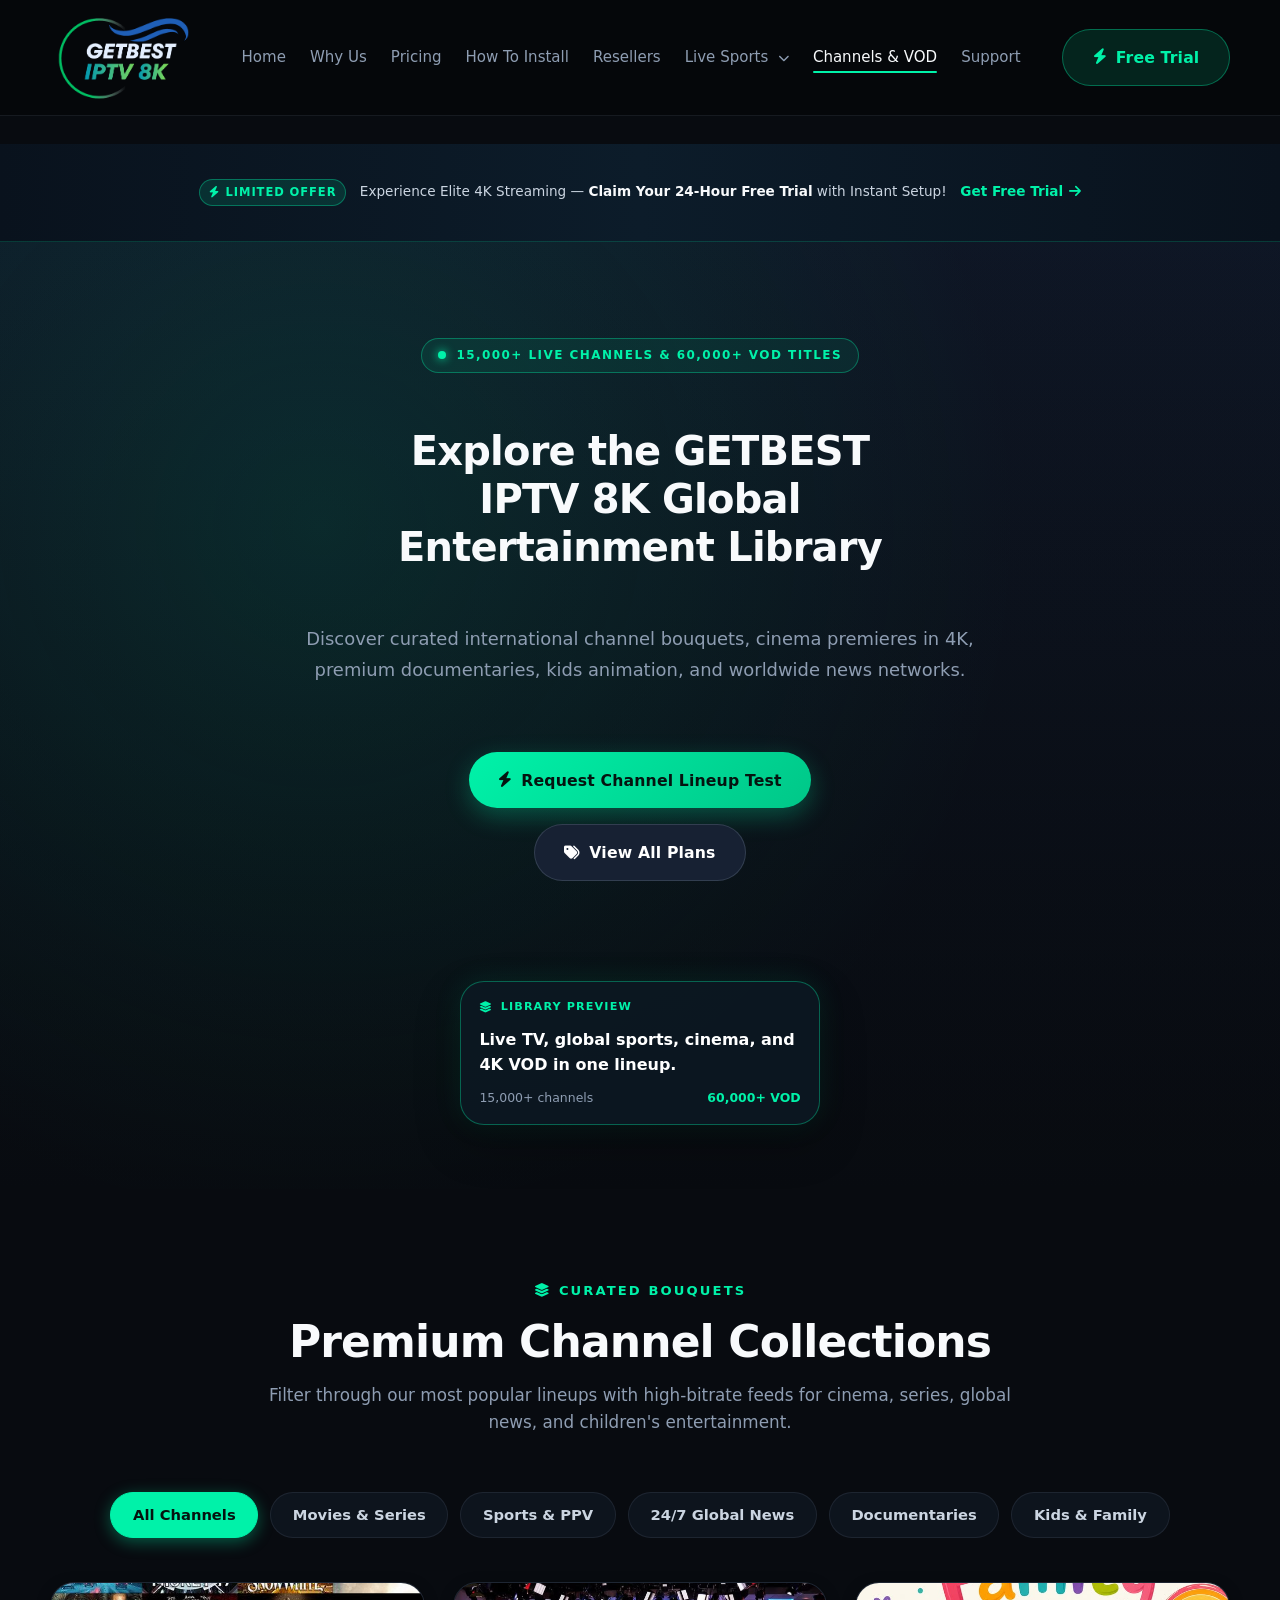
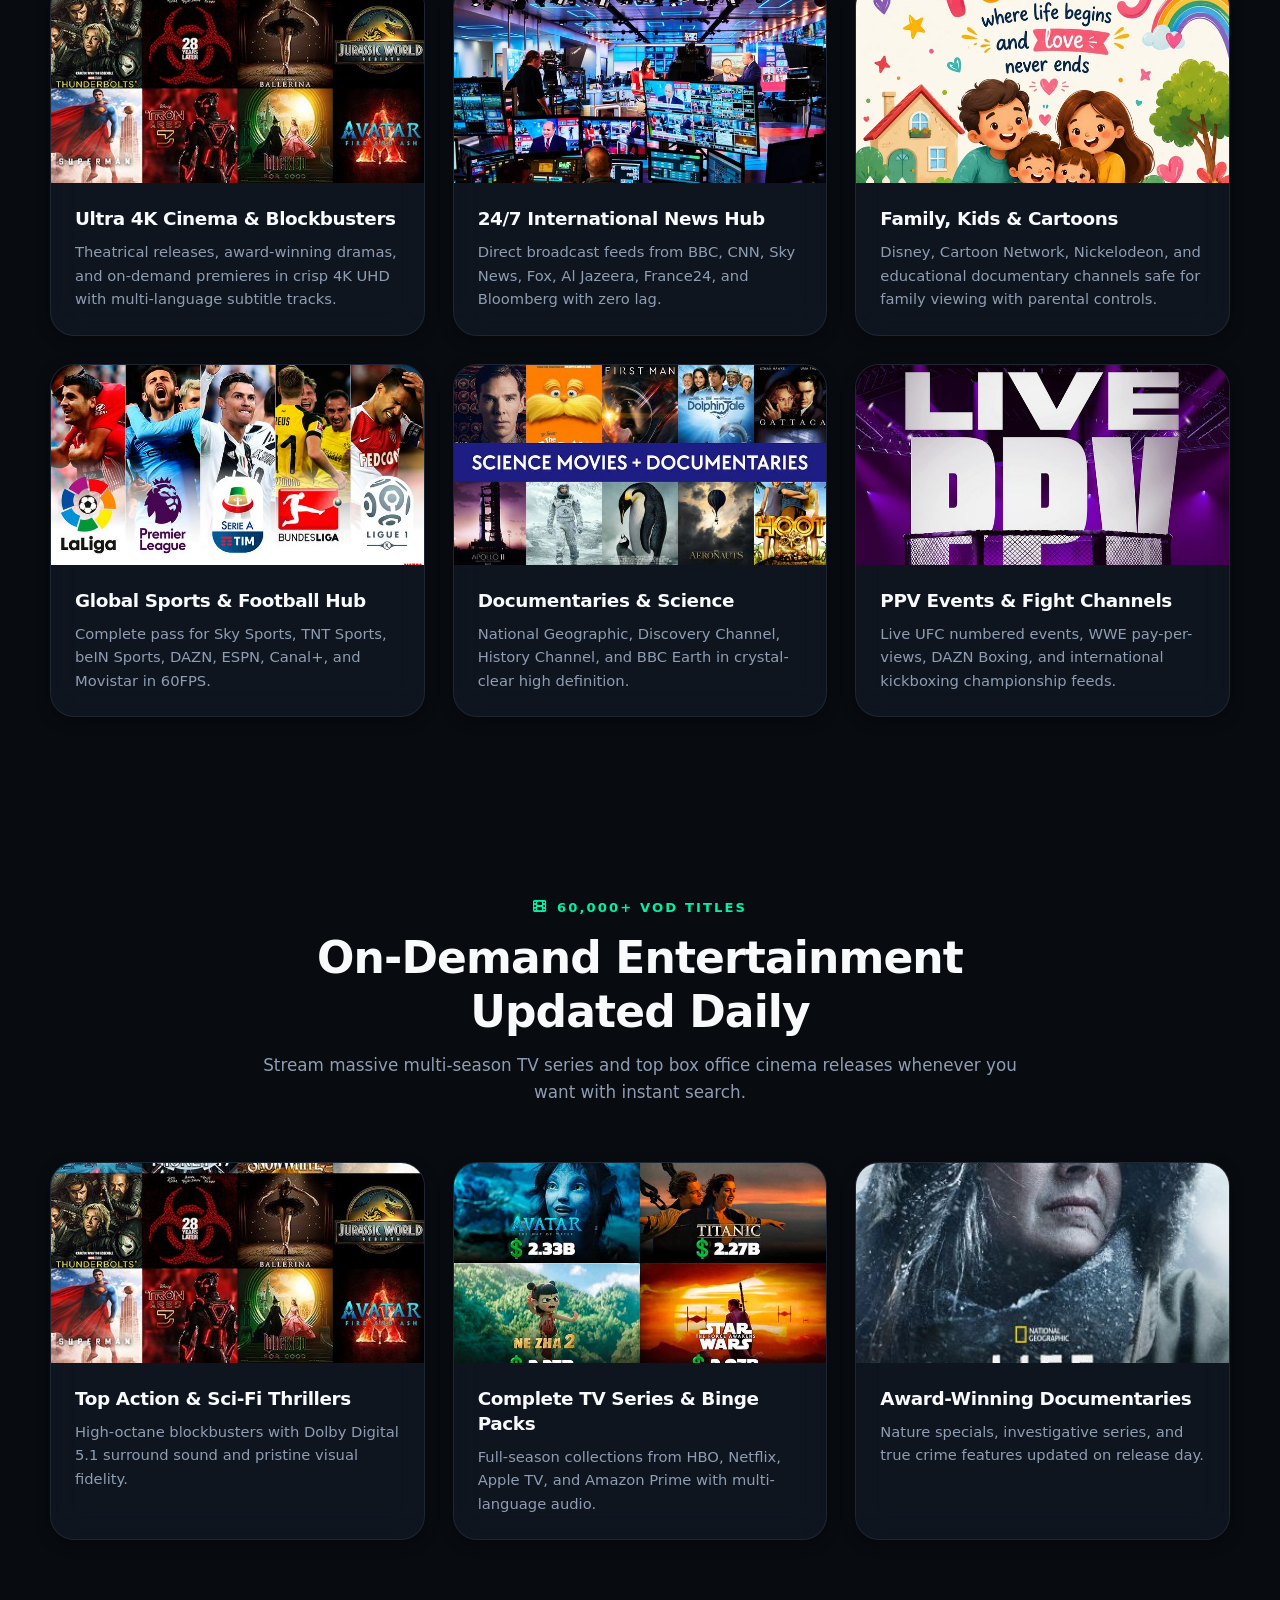
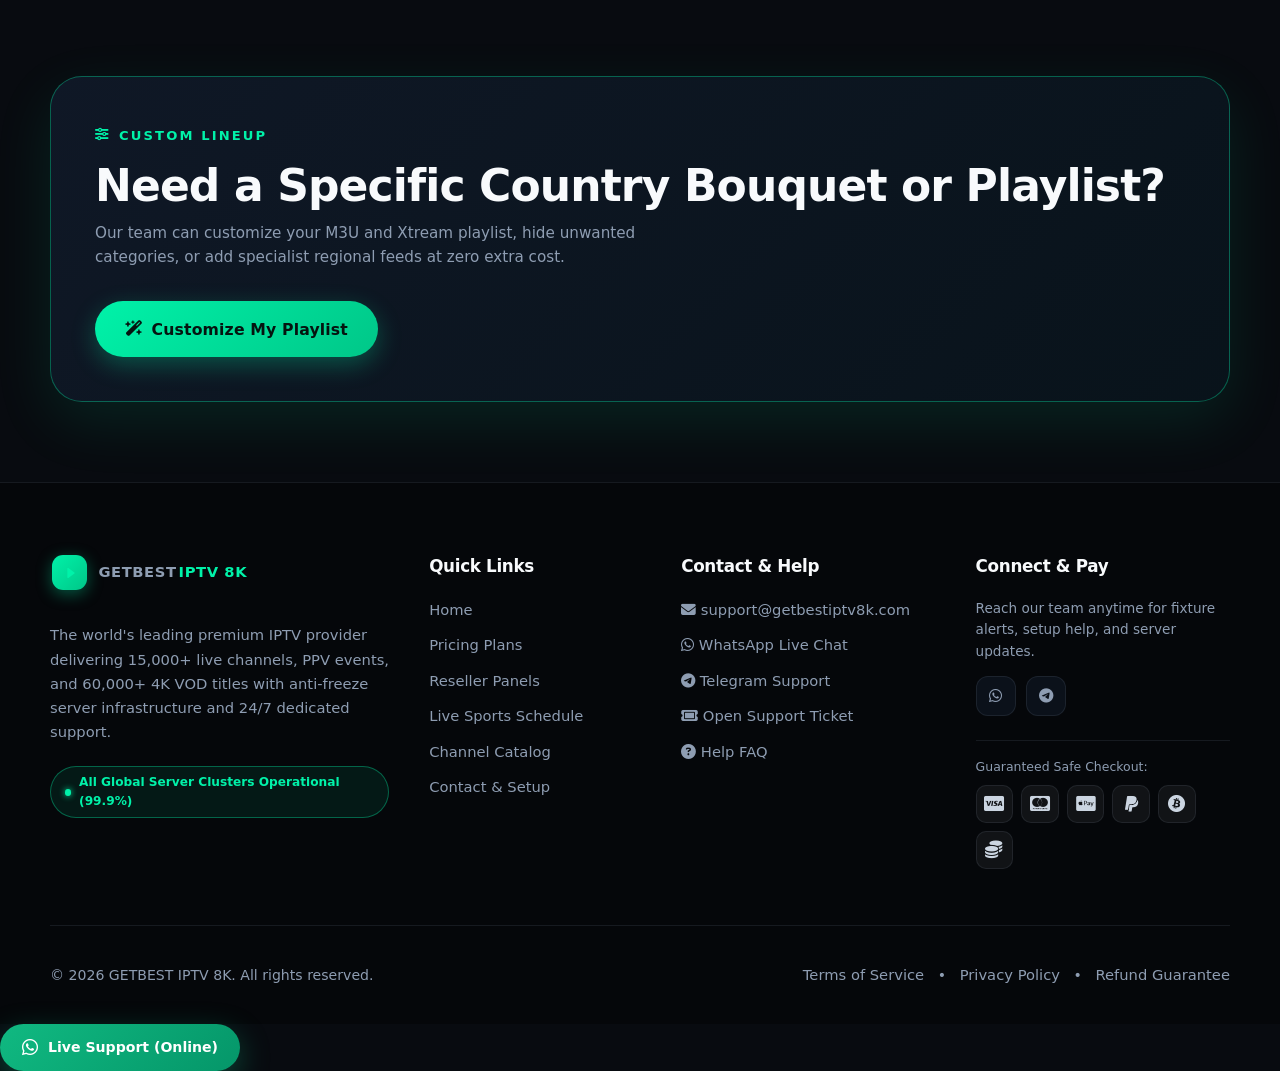
<file: catalog.html>
<!DOCTYPE html>
<html lang="en">
<head>
  <meta charset="UTF-8" />
  <meta name="viewport" content="width=device-width, initial-scale=1.0" />
  <meta name="description" content="Browse the GETBEST IPTV 8K channel list with 15,000+ live channels and 60,000+ 4K movies, series, sports, news, kids, and international VOD titles." />
  <meta name="keywords" content="IPTV channel list, IPTV VOD catalog, 4K movies IPTV, live sports channels, international IPTV channels, IPTV movies and series, premium IPTV lineup" />
  <title>15,000+ Live Channels and 60,000+ VOD Titles | GETBEST IPTV 8K</title>
  <script type="application/ld+json">
  {
    "@context": "https://schema.org",
    "@type": "CollectionPage",
    "@id": "https://getbestiptv8k.com/catalog#collectionpage",
    "url": "https://getbestiptv8k.com/catalog",
    "name": "15,000+ Live Channels and 60,000+ VOD Titles | GETBEST IPTV 8K",
    "description": "Browse the GETBEST IPTV 8K channel list with 15,000+ live channels and 60,000+ 4K movies, series, sports, news, kids, and international VOD titles.",
    "isPartOf": {
      "@type": "WebSite",
      "@id": "https://getbestiptv8k.com/#website",
      "url": "https://getbestiptv8k.com/",
      "name": "GETBEST IPTV 8K"
    },
    "publisher": {
      "@type": "Organization",
      "name": "GETBEST IPTV 8K",
      "url": "https://getbestiptv8k.com/"
    },
    "mainEntity": {
      "@type": "ItemList",
      "name": "GETBEST IPTV 8K Channel and VOD Collections",
      "numberOfItems": 9,
      "itemListElement": [
        {
          "@type": "ListItem",
          "position": 1,
          "item": {
            "@type": "Thing",
            "name": "Ultra 4K Cinema & Blockbusters",
            "description": "Theatrical releases, award-winning dramas, and on-demand premieres in crisp 4K UHD with multi-language subtitle tracks.",
            "image": "https://getbestiptv8k.com/assets/images/Premium%20Channel/Top%20Action%20%26%20Sci-Fi%20Thrillers.jpeg"
          }
        },
        {
          "@type": "ListItem",
          "position": 2,
          "item": {
            "@type": "Thing",
            "name": "24/7 International News Hub",
            "description": "Direct broadcast feeds from BBC, CNN, Sky News, Fox, Al Jazeera, France24, and Bloomberg with zero lag.",
            "image": "https://getbestiptv8k.com/assets/images/Premium%20Channel/247%20International%20News%20Hub.jpeg"
          }
        },
        {
          "@type": "ListItem",
          "position": 3,
          "item": {
            "@type": "Thing",
            "name": "Family, Kids & Cartoons",
            "description": "Disney, Cartoon Network, Nickelodeon, and educational documentary channels safe for family viewing with parental controls.",
            "image": "https://getbestiptv8k.com/assets/images/Premium%20Channel/Family%2C%20Kids%20%26%20Cartoons.jpeg"
          }
        },
        {
          "@type": "ListItem",
          "position": 4,
          "item": {
            "@type": "Thing",
            "name": "Global Sports & Football Hub",
            "description": "Complete pass for Sky Sports, TNT Sports, beIN Sports, DAZN, ESPN, Canal+, and Movistar in 60FPS.",
            "image": "https://getbestiptv8k.com/assets/images/Premium%20Channel/Global%20Sports%20%26%20Football%20Hub.jpeg"
          }
        },
        {
          "@type": "ListItem",
          "position": 5,
          "item": {
            "@type": "Thing",
            "name": "Documentaries & Science",
            "description": "National Geographic, Discovery Channel, History Channel, and BBC Earth in crystal-clear high definition.",
            "image": "https://getbestiptv8k.com/assets/images/Premium%20Channel/Documentaries%20%26%20Science.jpeg"
          }
        },
        {
          "@type": "ListItem",
          "position": 6,
          "item": {
            "@type": "Thing",
            "name": "PPV Events & Fight Channels",
            "description": "Live UFC numbered events, WWE pay-per-views, DAZN Boxing, and international kickboxing championship feeds.",
            "image": "https://getbestiptv8k.com/assets/images/Premium%20Channel/PPV%20Events%20%26%20Fight%20Channels.jpeg"
          }
        },
        {
          "@type": "ListItem",
          "position": 7,
          "item": {
            "@type": "Thing",
            "name": "Top Action & Sci-Fi Thrillers",
            "description": "High-octane blockbusters with Dolby Digital 5.1 surround sound and pristine visual fidelity.",
            "image": "https://getbestiptv8k.com/assets/images/Premium%20Channel/Top%20Action%20%26%20Sci-Fi%20Thrillers.jpeg"
          }
        },
        {
          "@type": "ListItem",
          "position": 8,
          "item": {
            "@type": "Thing",
            "name": "Complete TV Series & Binge Packs",
            "description": "Full-season collections from HBO, Netflix, Apple TV, and Amazon Prime with multi-language audio.",
            "image": "https://getbestiptv8k.com/assets/images/Premium%20Channel/Complete%20TV%20Series%20%26%20Binge%20Packs.jpeg"
          }
        },
        {
          "@type": "ListItem",
          "position": 9,
          "item": {
            "@type": "Thing",
            "name": "Award-Winning Documentaries",
            "description": "Nature specials, investigative series, and true crime features updated on release day.",
            "image": "https://getbestiptv8k.com/assets/images/Premium%20Channel/Award-Winning%20Documentaries.jpeg"
          }
        }
      ]
    }
  }
  </script>
  <link rel="icon" type="image/png" href="/Favicon/favicon-96x96.png" sizes="96x96" />
  <link rel="icon" type="image/svg+xml" href="/Favicon/favicon.svg" />
  <link rel="shortcut icon" href="/Favicon/favicon.ico" />
  <link rel="apple-touch-icon" sizes="180x180" href="/Favicon/apple-touch-icon.png" />
  <meta name="apple-mobile-web-app-title" content="IPTV 8k" />
  <link rel="manifest" href="/Favicon/site.webmanifest" />
  <link rel="canonical" href="https://getbestiptv8k.com/catalog" />
  <meta property="og:type" content="website" />
  <meta property="og:site_name" content="GETBEST IPTV 8K" />
  <meta property="og:url" content="https://getbestiptv8k.com/catalog" />
  <meta property="og:title" content="15,000+ Live Channels and 60,000+ VOD Titles | GETBEST IPTV 8K" />
  <meta property="og:description" content="Explore live sports, international TV, movies, series, documentaries, and 4K VOD in one IPTV catalog." />
  <meta property="og:image" content="https://getbestiptv8k.com/assets/images/Premium%20Channel/Global%20Sports%20%26%20Football%20Hub.jpeg" />
  <meta name="twitter:card" content="summary_large_image" />
  <meta name="twitter:title" content="15,000+ Live Channels and 60,000+ VOD Titles | GETBEST IPTV 8K" />
  <meta name="twitter:description" content="Discover the GETBEST IPTV 8K live channel list and premium 4K VOD library." />
  <meta name="twitter:image" content="https://getbestiptv8k.com/assets/images/Premium%20Channel/Global%20Sports%20%26%20Football%20Hub.jpeg" />
  <link rel="stylesheet" href="https://cdnjs.cloudflare.com/ajax/libs/font-awesome/6.5.2/css/all.min.css" />
  <link rel="stylesheet" href="assets/style.css" />
</head>
<body>
  <div class="page-shell">
    <!-- Top Announcement Bar -->
    <div class="top-announcement">
      <div class="container announcement-inner">
        <span class="announcement-badge"><i class="fa-solid fa-bolt"></i> LIMITED OFFER</span>
        <p class="announcement-text">Experience Elite 4K Streaming — <strong>Claim Your 24-Hour Free Trial</strong> with Instant Setup!</p>
        <a href="support#trial" class="announcement-link">Get Free Trial <i class="fa-solid fa-arrow-right"></i></a>
      </div>
    </div>

    <!-- Site Header -->
    <header class="site-header">
      <div class="container header-inner">
        <a href="/" class="brand" aria-label="GETBEST IPTV 8K Home"><img src="Logo.png" alt="GETBEST IPTV 8K" class="brand-logo" style="width: 150px !important; height: auto !important; max-width: none !important;" width="381" height="222" /></a>
        <nav class="site-nav" id="main-nav" aria-label="Primary navigation">
          <ul class="nav-list">
            <li><a href="/#home">Home</a></li>
            <li><a href="/#features">Why Us</a></li>
            <li><a href="pricing">Pricing</a></li>
            <li><a href="install">How To Install</a></li>
            <li><a href="reseller">Resellers</a></li>
            <li class="nav-dropdown"><details><summary>Live Sports <i class="fa-solid fa-chevron-down"></i></summary><ul class="nav-dropdown-menu"><li><a href="football">Live Football</a></li><li><a href="sports">Live Sports</a></li></ul></details></li>
            <li><a href="catalog" class="active">Channels & VOD</a></li>
            <li><a href="support">Support</a></li>
          </ul>
        </nav>
        <div class="header-actions">
          <a href="support#trial" class="button button-header-trial"><i class="fa-solid fa-bolt"></i> Free Trial</a>
          <button class="nav-toggle" aria-controls="main-nav" aria-expanded="false" id="nav-toggle" aria-label="Toggle navigation menu">
            <span class="bar"></span>
            <span class="bar"></span>
            <span class="bar"></span>
          </button>
        </div>
      </div>
    </header>

    <main>
      <section class="page-hero page-hero--catalog">
        <div class="page-hero-background" aria-hidden="true"></div>
        <div class="page-hero-overlay"></div>
        <div class="container hero-content hero-content--small">
          <div class="hero-badge-pill">
            <span class="pulse-dot"></span>
            <span>15,000+ LIVE CHANNELS & 60,000+ VOD TITLES</span>
          </div>
          <h1>Explore the GETBEST IPTV 8K Global Entertainment Library</h1>
          <p class="hero-text">Discover curated international channel bouquets, cinema premieres in 4K, premium documentaries, kids animation, and worldwide news networks.</p>
          <div class="hero-actions">
            <a href="support#trial" class="button button-primary"><i class="fa-solid fa-bolt"></i> Request Channel Lineup Test</a>
            <a href="pricing" class="button button-secondary"><i class="fa-solid fa-tags"></i> View All Plans</a>
          </div>
          <aside class="subpage-hero-preview" aria-label="Channel catalog preview">
            <span class="subpage-hero-preview__badge"><i class="fa-solid fa-layer-group"></i> Library Preview</span>
            <span class="subpage-hero-preview__title">Live TV, global sports, cinema, and 4K VOD in one lineup.</span>
            <span class="subpage-hero-preview__meta"><span>15,000+ channels</span><strong>60,000+ VOD</strong></span>
          </aside>
        </div>
      </section>

      <!-- Category Filter & Grid -->
      <section class="section reveal" aria-label="Channel categories filter">
        <div class="container section-heading">
          <span class="eyebrow"><i class="fa-solid fa-layer-group"></i> Curated Bouquets</span>
          <h2>Premium Channel Collections</h2>
          <p>Filter through our most popular lineups with high-bitrate feeds for cinema, series, global news, and children's entertainment.</p>
        </div>
        <div class="container filter-chips">
          <button class="chip active" type="button" data-filter="all">All Channels</button>
          <button class="chip" type="button" data-filter="movies">Movies & Series</button>
          <button class="chip" type="button" data-filter="sports">Sports & PPV</button>
          <button class="chip" type="button" data-filter="news">24/7 Global News</button>
          <button class="chip" type="button" data-filter="documentaries">Documentaries</button>
          <button class="chip" type="button" data-filter="kids">Kids & Family</button>
        </div>
        <div class="container catalog-grid" id="catalog-grid">
          <article class="catalog-card reveal" data-category="movies">
            <img src="assets/images/Premium Channel/Top Action & Sci-Fi Thrillers.jpeg" alt="Cinema and VOD" width="600" height="315" loading="lazy" decoding="async" />
            <div>
              <h3>Ultra 4K Cinema & Blockbusters</h3>
              <p>Theatrical releases, award-winning dramas, and on-demand premieres in crisp 4K UHD with multi-language subtitle tracks.</p>
            </div>
          </article>
          <article class="catalog-card reveal" data-category="news">
            <img src="assets/images/Premium Channel/247 International News Hub.jpeg" alt="Global News" width="735" height="490" loading="lazy" decoding="async" />
            <div>
              <h3>24/7 International News Hub</h3>
              <p>Direct broadcast feeds from BBC, CNN, Sky News, Fox, Al Jazeera, France24, and Bloomberg with zero lag.</p>
            </div>
          </article>
          <article class="catalog-card reveal" data-category="kids">
            <img src="assets/images/Premium Channel/Family, Kids & Cartoons.jpeg" alt="Family and Kids" width="736" height="736" loading="lazy" decoding="async" />
            <div>
              <h3>Family, Kids & Cartoons</h3>
              <p>Disney, Cartoon Network, Nickelodeon, and educational documentary channels safe for family viewing with parental controls.</p>
            </div>
          </article>
          <article class="catalog-card reveal" data-category="sports">
            <img src="assets/images/Premium Channel/Global Sports & Football Hub.jpeg" alt="Live Sports Network" width="736" height="414" loading="lazy" decoding="async" />
            <div>
              <h3>Global Sports & Football Hub</h3>
              <p>Complete pass for Sky Sports, TNT Sports, beIN Sports, DAZN, ESPN, Canal+, and Movistar in 60FPS.</p>
            </div>
          </article>
          <article class="catalog-card reveal" data-category="documentaries">
            <img src="assets/images/Premium Channel/Documentaries & Science.jpeg" alt="Documentaries & Science" width="735" height="386" loading="lazy" decoding="async" />
            <div>
              <h3>Documentaries & Science</h3>
              <p>National Geographic, Discovery Channel, History Channel, and BBC Earth in crystal-clear high definition.</p>
            </div>
          </article>
          <article class="catalog-card reveal" data-category="sports">
            <img src="assets/images/Premium Channel/PPV Events & Fight Channels.jpeg" alt="PPV and Fight Action" width="736" height="919" loading="lazy" decoding="async" />
            <div>
              <h3>PPV Events & Fight Channels</h3>
              <p>Live UFC numbered events, WWE pay-per-views, DAZN Boxing, and international kickboxing championship feeds.</p>
            </div>
          </article>
        </div>
      </section>

      <!-- VOD Showcase Section -->
      <section class="section section--alt reveal" aria-label="Video on demand showcase">
        <div class="container section-heading">
          <span class="eyebrow"><i class="fa-solid fa-film"></i> 60,000+ VOD Titles</span>
          <h2>On-Demand Entertainment Updated Daily</h2>
          <p>Stream massive multi-season TV series and top box office cinema releases whenever you want with instant search.</p>
        </div>
        <div class="container vod-grid">
          <article class="vod-card">
            <img src="assets/images/Premium Channel/Top Action & Sci-Fi Thrillers.jpeg" alt="Top Action Movies" width="600" height="315" loading="lazy" decoding="async" />
            <div>
              <h3>Top Action & Sci-Fi Thrillers</h3>
              <p>High-octane blockbusters with Dolby Digital 5.1 surround sound and pristine visual fidelity.</p>
            </div>
          </article>
          <article class="vod-card">
            <img src="assets/images/Premium Channel/Complete TV Series & Binge Packs.jpeg" alt="Latest TV Series" width="735" height="919" loading="lazy" decoding="async" />
            <div>
              <h3>Complete TV Series & Binge Packs</h3>
              <p>Full-season collections from HBO, Netflix, Apple TV, and Amazon Prime with multi-language audio.</p>
            </div>
          </article>
          <article class="vod-card">
            <img src="assets/images/Premium Channel/Award-Winning Documentaries.jpeg" alt="Nature and Culture Documentaries" width="352" height="528" loading="lazy" decoding="async" />
            <div>
              <h3>Award-Winning Documentaries</h3>
              <p>Nature specials, investigative series, and true crime features updated on release day.</p>
            </div>
          </article>
        </div>
      </section>

      <!-- Custom Playlist Support Card -->
      <section class="section reveal contact-highlight">
        <div class="container contact-card">
          <div>
            <span class="eyebrow"><i class="fa-solid fa-sliders"></i> Custom Lineup</span>
            <h2>Need a Specific Country Bouquet or Playlist?</h2>
            <p>Our team can customize your M3U and Xtream playlist, hide unwanted categories, or add specialist regional feeds at zero extra cost.</p>
          </div>
          <a href="support#contact-form" class="button button-primary"><i class="fa-solid fa-wand-magic-sparkles"></i> Customize My Playlist</a>
        </div>
      </section>
    </main>

    <!-- FOOTER -->
    <footer class="site-footer">
      <div class="container footer-grid">
        <div class="footer-col-main">
          <a href="/" class="brand footer-brand"><span class="brand-icon-wrapper"><svg class="logo-icon" viewBox="0 0 24 24" width="16" height="16" aria-hidden="true" focusable="false"><path fill="currentColor" d="M8 5.5v13a1 1 0 0 0 1.54.84l9-6.5a1 1 0 0 0 0-1.68l-9-6.5A1 1 0 0 0 8 5.5Z" /></svg></span>GETBEST<span>IPTV 8K</span></a>
          <p class="footer-desc">The world's leading premium IPTV provider delivering 15,000+ live channels, PPV events, and 60,000+ 4K VOD titles with anti-freeze server infrastructure and 24/7 dedicated support.</p>
          <div class="footer-status-pill"><span class="status-indicator"></span><span>All Global Server Clusters Operational (99.9%)</span></div>
        </div>
        <div>
          <h3>Quick Links</h3>
          <ul>
            <li><a href="/#home">Home</a></li>
            <li><a href="pricing">Pricing Plans</a></li>
            <li><a href="reseller">Reseller Panels</a></li>
            <li><a href="sports">Live Sports Schedule</a></li>
            <li><a href="catalog">Channel Catalog</a></li>
            <li><a href="support">Contact & Setup</a></li>
          </ul>
        </div>
        <div>
          <h3>Contact & Help</h3>
          <ul>
            <li><a href="mailto:support@getbestiptv8k.com"><i class="fa-solid fa-envelope"></i> support@getbestiptv8k.com</a></li>
            <li><a href="support#contact-form"><i class="fa-brands fa-whatsapp"></i> WhatsApp Live Chat</a></li>
            <li><a href="support#contact-form"><i class="fa-brands fa-telegram"></i> Telegram Support</a></li>
            <li><a href="support#contact-form"><i class="fa-solid fa-ticket"></i> Open Support Ticket</a></li>
            <li><a href="/#faq"><i class="fa-solid fa-circle-question"></i> Help FAQ</a></li>
          </ul>
        </div>
        <div>
          <h3>Connect & Pay</h3>
          <p class="footer-subtext">Reach our team anytime for fixture alerts, setup help, and server updates.</p>
          <div class="footer-icon-row" aria-label="Support channels">
            <a href="support#contact-form" class="footer-icon-placeholder" aria-label="WhatsApp" title="WhatsApp"><i class="fa-brands fa-whatsapp"></i></a>
            <a href="support#contact-form" class="footer-icon-placeholder" aria-label="Telegram" title="Telegram"><i class="fa-brands fa-telegram"></i></a>
            </div>
          <div class="footer-payment-wrapper">
            <span class="payment-title">Guaranteed Safe Checkout:</span>
            <div class="footer-payment-placeholders" aria-label="Supported payment methods">
              <span class="payment-placeholder" title="Visa Card"><i class="fa-brands fa-cc-visa"></i></span>
              <span class="payment-placeholder" title="Mastercard"><i class="fa-brands fa-cc-mastercard"></i></span>
              <span class="payment-placeholder" title="Apple Pay"><i class="fa-brands fa-cc-apple-pay"></i></span>
              <span class="payment-placeholder" title="PayPal"><i class="fa-brands fa-paypal"></i></span>
              <span class="payment-placeholder" title="Bitcoin / Crypto"><i class="fa-brands fa-bitcoin"></i></span>
              <span class="payment-placeholder" title="USDT Tether"><i class="fa-solid fa-coins"></i></span>
            </div>
          </div>
        </div>
      </div>
      <div class="container footer-bottom">
        <div class="footer-bottom-inner">
          <p>&copy; 2026 GETBEST IPTV 8K. All rights reserved.</p>
          <div class="footer-bottom-links"><a href="terms">Terms of Service</a><span>•</span><a href="privacy">Privacy Policy</a><span>•</span><a href="terms#refund">Refund Guarantee</a></div>
        </div>
      </div>
    </footer>
    <button class="back-to-top" aria-label="Back to top" title="Scroll to top"><i class="fa-solid fa-arrow-up" aria-hidden="true"></i></button>
    <a class="sticky-cta" href="support#contact-form" aria-label="Chat with Support on WhatsApp"><i class="fa-brands fa-whatsapp" aria-hidden="true"></i><span>Live Support (Online)</span></a>
  </div>
  <script src="assets/script.js" defer></script>
</body>
</html>
</file>
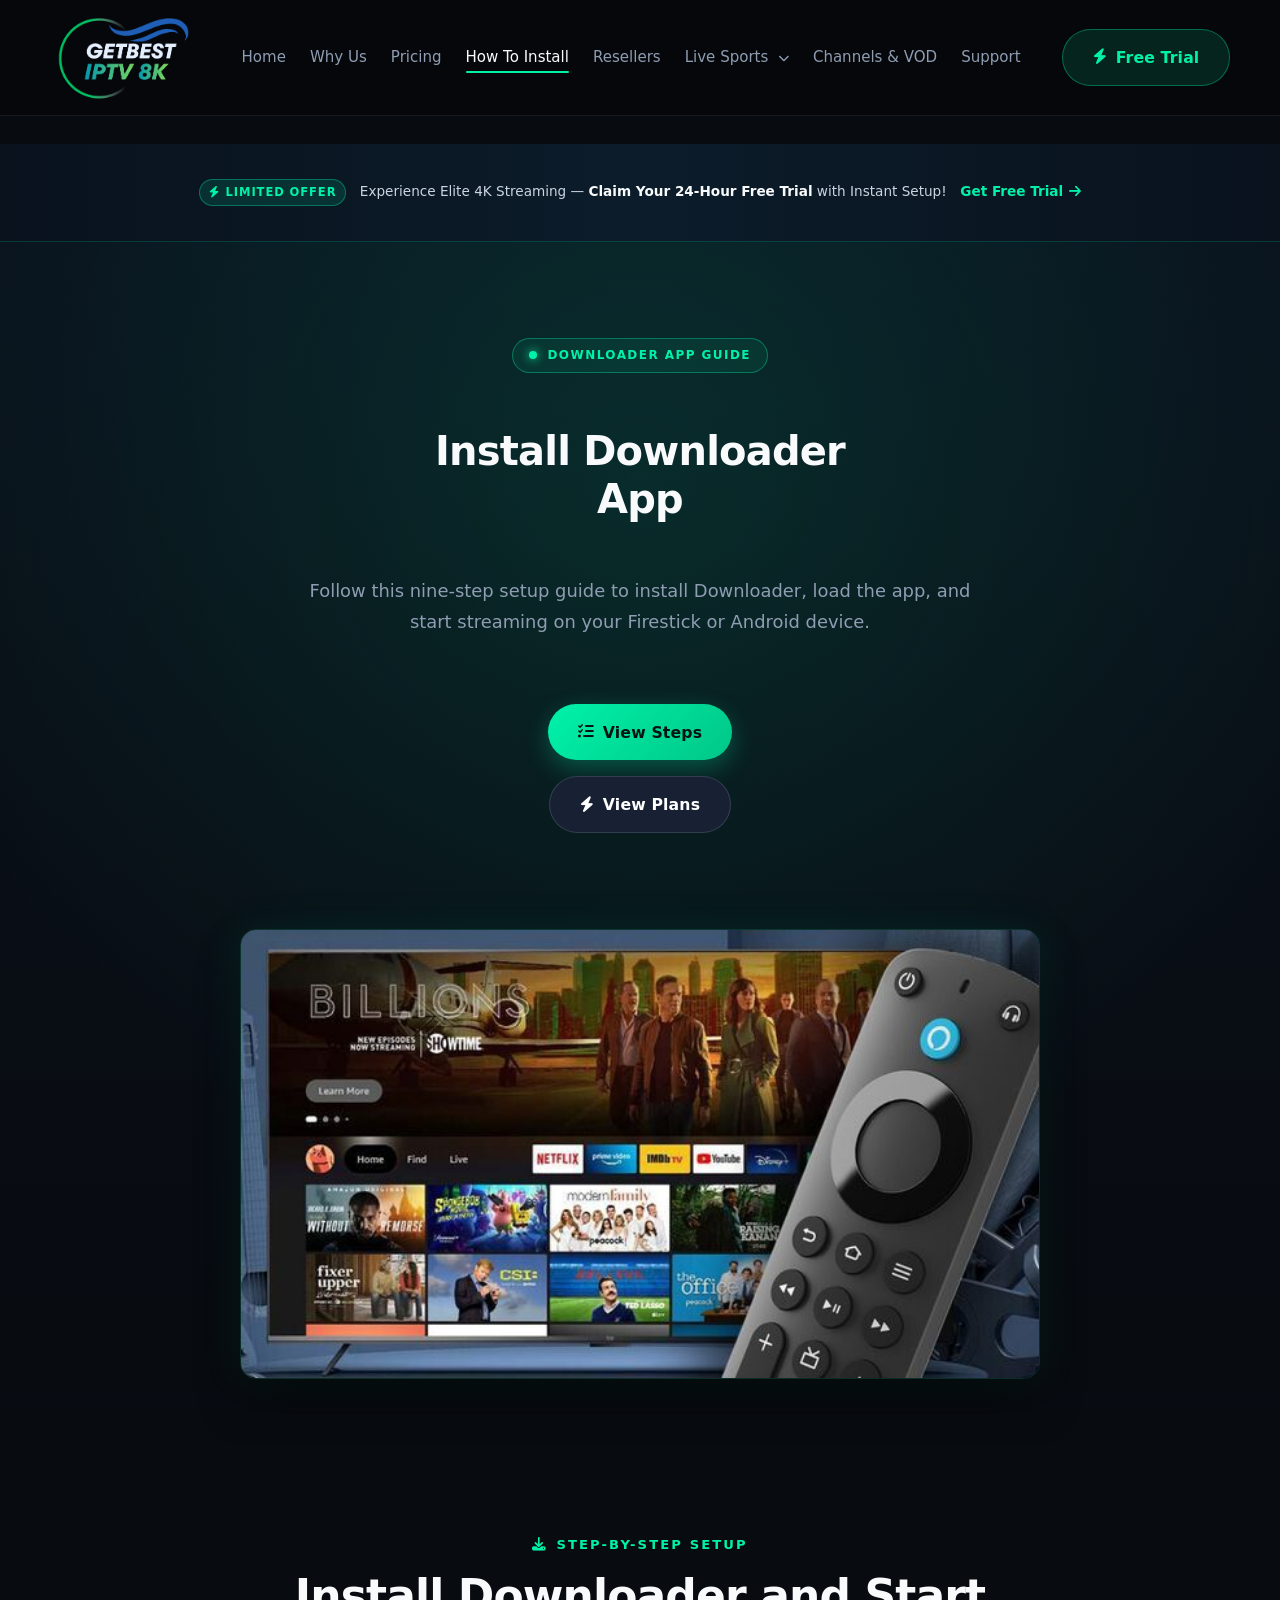
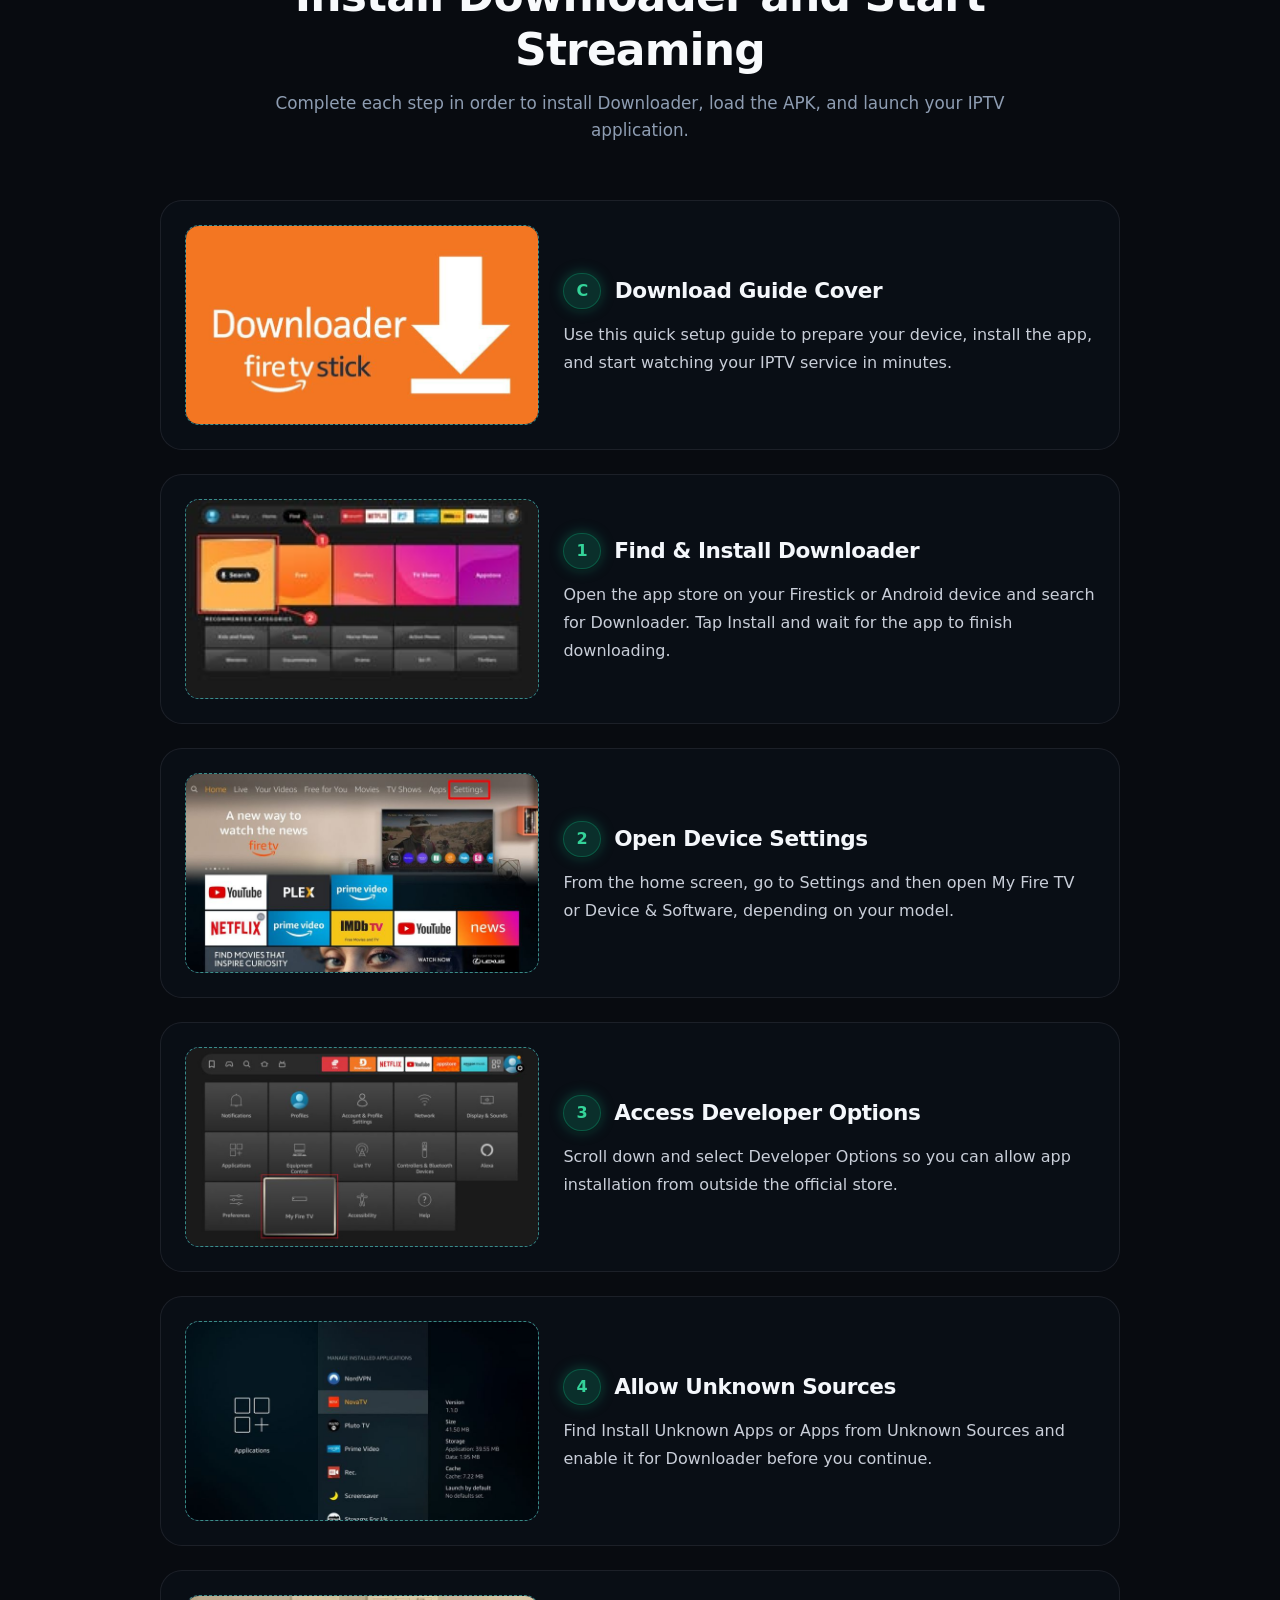
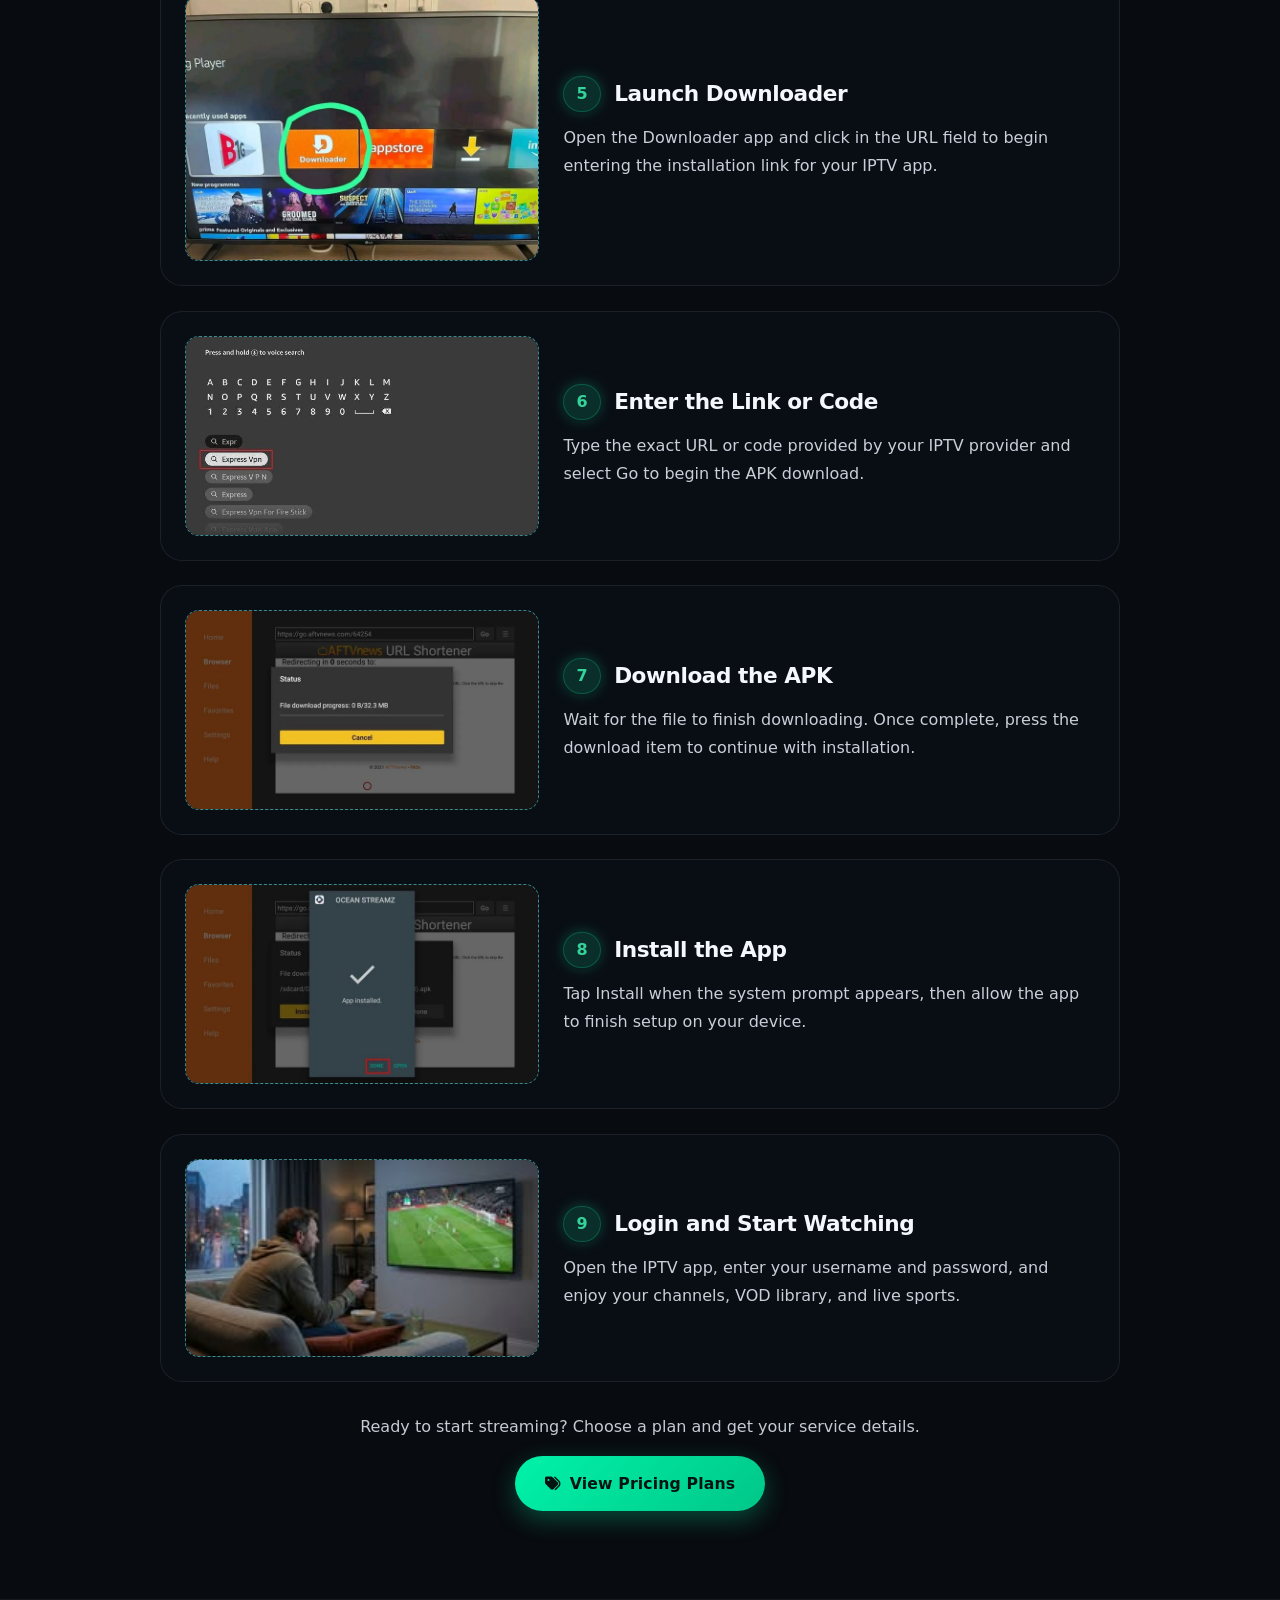
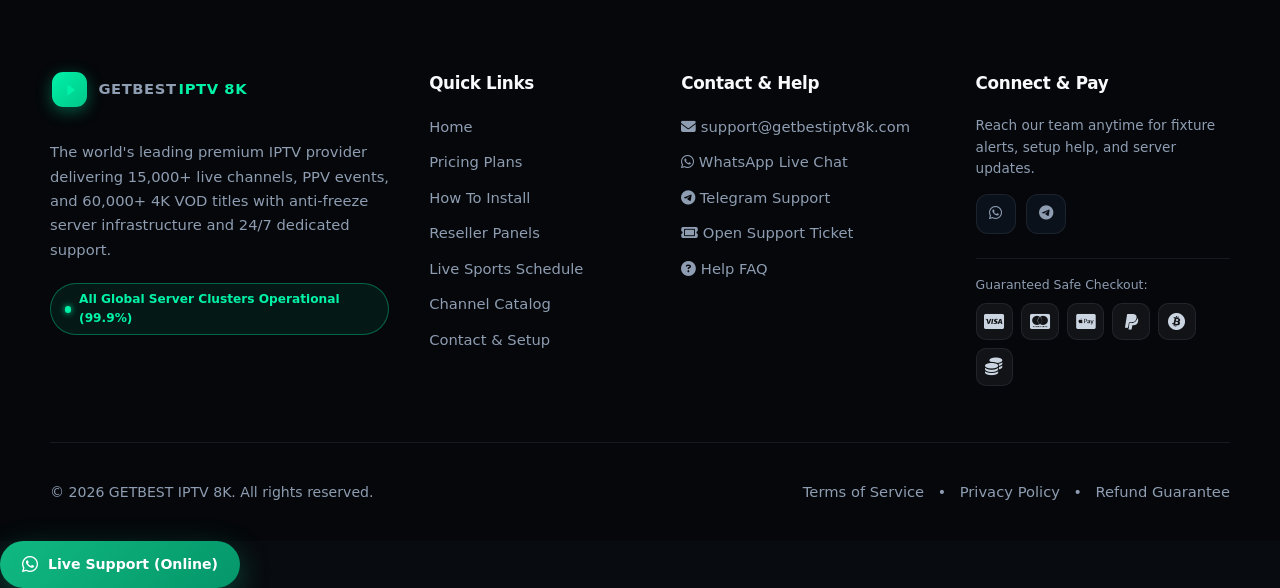
<file: downloader-guide.html>
<!DOCTYPE html>
<html lang="en">

<head>
  <meta charset="UTF-8" />
  <meta name="viewport" content="width=device-width, initial-scale=1.0" />
  <meta name="description" content="Learn how to install IPTV apps on Firestick & Android TV using Downloader codes. Simple step-by-step tutorial for fast installation." />
  <meta name="keywords" content="how to install Downloader app on Firestick, Downloader app Smart TV, Firestick IPTV setup, sideload IPTV app, Downloader app tutorial, Amazon Fire TV installation" />
  <title>How to Install IPTV via Downloader Code | Easy Step-by-Step Guide</title>
  <link rel="icon" type="image/png" href="/Favicon/favicon-96x96.png" sizes="96x96" />
  <link rel="icon" type="image/svg+xml" href="/Favicon/favicon.svg" />
  <link rel="shortcut icon" href="/Favicon/favicon.ico" />
  <link rel="apple-touch-icon" sizes="180x180" href="/Favicon/apple-touch-icon.png" />
  <meta name="apple-mobile-web-app-title" content="IPTV 8k" />
  <link rel="manifest" href="/Favicon/site.webmanifest" />
  <link rel="canonical" href="https://getbestiptv8k.com/downloader-guide" />
  <meta property="og:type" content="article" />
  <meta property="og:site_name" content="GETBEST IPTV 8K" />
  <meta property="og:url" content="https://getbestiptv8k.com/downloader-guide" />
  <meta property="og:title" content="How to Install Downloader App on Firestick &amp; Smart TV (Step-by-Step) | GETBEST IPTV 8K" />
  <meta property="og:description" content="Learn how to install Downloader on Amazon Firestick and Smart TV to sideload IPTV applications. Quick 4-step tutorial with images." />
  <meta property="og:image" content="https://getbestiptv8k.com/assets/images/apps/Downloader%20Codes.png" />
  <meta name="twitter:card" content="summary_large_image" />
  <meta name="twitter:title" content="How to Install Downloader App on Firestick &amp; Smart TV (Step-by-Step) | GETBEST IPTV 8K" />
  <meta name="twitter:description" content="Learn how to install Downloader on Amazon Firestick and Smart TV to sideload IPTV applications. Quick 4-step tutorial with images." />
  <meta name="twitter:image" content="https://getbestiptv8k.com/assets/images/apps/Downloader%20Codes.png" />
  <link rel="stylesheet" href="https://cdnjs.cloudflare.com/ajax/libs/font-awesome/6.5.2/css/all.min.css" />
  <script type="application/ld+json">
  {
    "@context": "https://schema.org",
    "@type": "HowTo",
    "name": "How to Install Downloader App on Firestick & Smart TV",
    "url": "https://getbestiptv8k.com/downloader-guide",
    "description": "Follow this step-by-step setup guide to install Downloader on Amazon Firestick or Android TV, enable Unknown Sources, download your IPTV APK, and start streaming.",
    "image": "https://getbestiptv8k.com/assets/images/downloader/FireTVStick.jpg",
    "totalTime": "PT10M",
    "tool": [
      {
        "@type": "HowToTool",
        "name": "Amazon Firestick / Android TV"
      },
      {
        "@type": "HowToTool",
        "name": "Downloader App"
      },
      {
        "@type": "HowToTool",
        "name": "IPTV Service Credentials (M3U or Xtream Codes)"
      }
    ],
    "step": [
      {
        "@type": "HowToStep",
        "position": 1,
        "name": "Find & Install Downloader",
        "text": "Open the app store on your Firestick or Android device and search for Downloader. Tap Install and wait for the app to finish downloading.",
        "image": "https://getbestiptv8k.com/assets/images/downloader/step_1.jpg",
        "url": "https://getbestiptv8k.com/downloader-guide#downloader-steps"
      },
      {
        "@type": "HowToStep",
        "position": 2,
        "name": "Open Device Settings",
        "text": "From the home screen, go to Settings and then open My Fire TV or Device & Software, depending on your model.",
        "image": "https://getbestiptv8k.com/assets/images/downloader/step_2.jpg",
        "url": "https://getbestiptv8k.com/downloader-guide#downloader-steps"
      },
      {
        "@type": "HowToStep",
        "position": 3,
        "name": "Access Developer Options",
        "text": "Scroll down and select Developer Options so you can allow app installation from outside the official store.",
        "image": "https://getbestiptv8k.com/assets/images/downloader/step3.jpg",
        "url": "https://getbestiptv8k.com/downloader-guide#downloader-steps"
      },
      {
        "@type": "HowToStep",
        "position": 4,
        "name": "Allow Unknown Sources",
        "text": "Find Install Unknown Apps or Apps from Unknown Sources and enable it for Downloader before you continue.",
        "image": "https://getbestiptv8k.com/assets/images/downloader/step4.jpeg",
        "url": "https://getbestiptv8k.com/downloader-guide#downloader-steps"
      },
      {
        "@type": "HowToStep",
        "position": 5,
        "name": "Launch Downloader",
        "text": "Open the Downloader app and click in the URL field to begin entering the installation link for your IPTV app.",
        "image": "https://getbestiptv8k.com/assets/images/downloader/step5.jpg",
        "url": "https://getbestiptv8k.com/downloader-guide#downloader-steps"
      },
      {
        "@type": "HowToStep",
        "position": 6,
        "name": "Enter the Link or Code",
        "text": "Type the exact URL or code provided by your IPTV provider and select Go to begin the APK download.",
        "image": "https://getbestiptv8k.com/assets/images/downloader/step6.jpg",
        "url": "https://getbestiptv8k.com/downloader-guide#downloader-steps"
      },
      {
        "@type": "HowToStep",
        "position": 7,
        "name": "Download the APK",
        "text": "Wait for the file to finish downloading. Once complete, press the download item to continue with installation.",
        "image": "https://getbestiptv8k.com/assets/images/downloader/step7.jpg",
        "url": "https://getbestiptv8k.com/downloader-guide#downloader-steps"
      },
      {
        "@type": "HowToStep",
        "position": 8,
        "name": "Install the App",
        "text": "Tap Install when the system prompt appears, then allow the app to finish setup on your device.",
        "image": "https://getbestiptv8k.com/assets/images/downloader/step8.jpeg",
        "url": "https://getbestiptv8k.com/downloader-guide#downloader-steps"
      },
      {
        "@type": "HowToStep",
        "position": 9,
        "name": "Login and Start Watching",
        "text": "Open the IPTV app, enter your username and password, and enjoy your channels, VOD library, and live sports.",
        "image": "https://getbestiptv8k.com/assets/images/downloader/step9.jpeg",
        "url": "https://getbestiptv8k.com/downloader-guide#downloader-steps"
      }
    ]
  }
  </script>
  <script type="application/ld+json">
  {
    "@context": "https://schema.org",
    "@type": "FAQPage",
    "url": "https://getbestiptv8k.com/downloader-guide",
    "mainEntity": [
      {
        "@type": "Question",
        "name": "Why is Downloader not installing on my Firestick?",
        "acceptedAnswer": {
          "@type": "Answer",
          "text": "Make sure Developer Options is enabled and Unknown Sources is allowed for Downloader. Restart the device and try the install again."
        }
      },
      {
        "@type": "Question",
        "name": "How do I fix an IPTV app not loading after installation?",
        "acceptedAnswer": {
          "@type": "Answer",
          "text": "Confirm the IPTV login details are correct, restart the app, and check that the M3U or Xtream Codes details match the provider credentials."
        }
      },
      {
        "@type": "Question",
        "name": "Why is the APK not downloading in Downloader?",
        "acceptedAnswer": {
          "@type": "Answer",
          "text": "Check the URL for typos, confirm your internet connection is stable, and verify that the download link is still active and supported."
        }
      }
    ]
  }
  </script>
  <link rel="stylesheet" href="assets/style.css" />
  <style>
    .guide-hero .hero-actions {
      justify-content: center;
    }

    .scroll-progress-bar {
      position: fixed;
      top: 0;
      left: 0;
      width: 100%;
      height: 3px;
      background: rgba(16, 185, 129, 0.1);
      box-shadow: 0 0 18px rgba(16, 185, 129, 0.26);
      z-index: 1200;
      pointer-events: none;
    }

    .scroll-progress-fill {
      display: block;
      width: 0%;
      height: 100%;
      background: linear-gradient(90deg, #34d399, #5eead4, #10b981);
      box-shadow: 0 0 12px rgba(52, 211, 153, 0.9), 0 0 24px rgba(16, 185, 129, 0.65);
      transition: width 0.12s linear;
    }

    .downloader-guide {
      display: grid;
      gap: 1.5rem;
      max-width: 960px;
      margin: 0 auto;
    }

    .downloader-step {
      display: grid;
      grid-template-columns: minmax(220px, 0.8fr) minmax(0, 1.2fr);
      gap: 1.5rem;
      align-items: stretch;
      padding: 1.5rem;
      background: rgba(10, 15, 24, 0.82);
      border: 1px solid rgba(255, 255, 255, 0.08);
      border-radius: 22px;
      transition: transform 0.3s ease, border-color 0.3s ease, box-shadow 0.3s ease;
      will-change: transform;
    }

    .downloader-step:hover {
      transform: translateY(-4px);
      border-color: rgba(16, 185, 129, 0.4);
      box-shadow: 0 18px 32px rgba(16, 185, 129, 0.1), 0 0 20px rgba(16, 185, 129, 0.08);
    }

    .step-image-placeholder {
      display: flex;
      flex-direction: column;
      align-items: center;
      justify-content: center;
      gap: 0;
      padding: 0;
      border: 1px dashed rgba(94, 234, 212, 0.55);
      border-radius: 14px;
      background: linear-gradient(145deg, rgba(22, 35, 53, 0.9), rgba(13, 24, 38, 0.8));
      color: rgba(233, 239, 249, 0.76);
      text-align: center;
      overflow: hidden;
    }

    .step-image-placeholder i {
      color: #5eead4;
      font-size: 2rem;
    }

    .step-image-placeholder span {
      font-size: 0.84rem;
      letter-spacing: 0.04em;
      text-transform: uppercase;
    }

    .step-image-placeholder img {
      width: 100%;
      height: 100%;
      object-fit: cover;
      border-radius: 8px;
      display: block;
    }

    .step-content {
      display: flex;
      flex-direction: column;
      justify-content: center;
    }

    .step-heading {
      display: flex;
      align-items: center;
      gap: 0.85rem;
      margin-bottom: 0.75rem;
    }

    .step-number {
      display: inline-flex;
      align-items: center;
      justify-content: center;
      flex: 0 0 auto;
      min-width: 2.25rem;
      padding: 0.25rem 0.75rem;
      border-radius: 9999px;
      background: rgba(16, 185, 129, 0.2);
      color: #34d399;
      border: 1px solid rgba(16, 185, 129, 0.3);
      box-shadow: 0 1px 2px rgba(0, 0, 0, 0.3), 0 0 14px rgba(16, 185, 129, 0.35);
      font-weight: 800;
    }

    .step-content h2 {
      margin: 0;
      color: #f4f7fb;
      font-size: 1.35rem;
    }

    .step-content p {
      margin: 0;
      color: rgba(233, 239, 249, 0.86);
      line-height: 1.75;
    }

    .guide-cta {
      margin-top: 2rem;
      text-align: center;
    }

    .guide-cta p {
      margin: 0 0 1rem;
      color: rgba(233, 239, 249, 0.84);
    }

    @media (max-width: 680px) {
      .downloader-step {
        grid-template-columns: 1fr;
      }

      .step-image-placeholder {
        min-height: 150px;
      }
    }
  </style>
</head>

<body>
  <div class="scroll-progress-bar" aria-hidden="true">
    <span class="scroll-progress-fill"></span>
  </div>

  <div class="page-shell">
    <div class="top-announcement">
      <div class="container announcement-inner">
        <span class="announcement-badge"><i class="fa-solid fa-bolt"></i> LIMITED OFFER</span>
        <p class="announcement-text">Experience Elite 4K Streaming — <strong>Claim Your 24-Hour Free Trial</strong> with
          Instant Setup!</p>
        <a href="support#trial" class="announcement-link">Get Free Trial <i
            class="fa-solid fa-arrow-right"></i></a>
      </div>
    </div>

    <header class="site-header">
      <div class="container header-inner">
        <a href="/" class="brand" aria-label="GETBEST IPTV 8K Home"><img src="Logo.png" alt="GETBEST IPTV 8K" class="brand-logo" style="width: 150px !important; height: auto !important; max-width: none !important;" width="381" height="222" /></a>
        <nav class="site-nav" id="main-nav" aria-label="Primary navigation">
          <ul class="nav-list">
            <li><a href="/#home">Home</a></li>
            <li><a href="/#features">Why Us</a></li>
            <li><a href="pricing">Pricing</a></li>
            <li><a href="install" class="active">How To Install</a></li>
            <li><a href="reseller">Resellers</a></li>
            <li class="nav-dropdown"><details><summary>Live Sports <i class="fa-solid fa-chevron-down"></i></summary><ul class="nav-dropdown-menu"><li><a href="football">Live Football</a></li><li><a href="sports">Live Sports</a></li></ul></details></li>
            <li><a href="catalog">Channels &amp; VOD</a></li>
            <li><a href="support">Support</a></li>
          </ul>
        </nav>
        <div class="header-actions">
          <a href="support#trial" class="button button-header-trial"><i class="fa-solid fa-bolt"></i> Free Trial</a>
          <button class="nav-toggle" aria-controls="main-nav" aria-expanded="false" id="nav-toggle"
            aria-label="Toggle navigation menu">
            <span class="bar"></span>
            <span class="bar"></span>
            <span class="bar"></span>
          </button>
        </div>
      </div>
    </header>

    <main>
      <section class="page-hero page-hero--support guide-hero">
        <div class="page-hero-background" aria-hidden="true"></div>
        <div class="page-hero-overlay"></div>
        <div class="container hero-content hero-content--small">
          <div class="hero-badge-pill">
            <span class="pulse-dot"></span>
            <span>DOWNLOADER APP GUIDE</span>
          </div>
          <h1>Install Downloader App</h1>
          <p class="hero-text">Follow this nine-step setup guide to install Downloader, load the app, and start streaming on your Firestick or Android device.</p>
          <div class="hero-actions">
            <a href="#downloader-steps" class="button button-primary"><i class="fa-solid fa-list-check"></i> View Steps</a>
            <a href="pricing" class="button button-secondary"><i class="fa-solid fa-bolt"></i> View Plans</a>
          </div>
          <img src="assets/images/downloader/FireTVStick.jpg" alt="Downloader app guide cover for Fire TV Stick setup" class="hero-cover-image" style="width:100%;max-width:56rem;margin:1.25rem auto 0;border-radius:1rem;box-shadow:0 25px 50px -12px rgba(0,0,0,0.55), 0 0 40px rgba(16, 185, 129, 0.1);border:1px solid rgba(16,185,129,0.2);object-fit:cover;display:block;" width="615" height="345" loading="lazy" decoding="async" />
        </div>
      </section>

      <section class="section reveal" id="downloader-steps">
        <div class="container section-heading">
          <span class="eyebrow"><i class="fa-solid fa-download"></i> Step-by-Step Setup</span>
          <h2>Install Downloader and Start Streaming</h2>
          <p>Complete each step in order to install Downloader, load the APK, and launch your IPTV application.</p>
        </div>

        <div class="container downloader-guide">
          <article class="downloader-step">
            <div class="step-image-placeholder" role="img" aria-label="Downloader setup cover image">
              <img src="assets/images/downloader/cover.jpeg" alt="Downloader App Setup Cover Showing IPTV Installation Steps for Firestick and Android TV" width="711" height="400" loading="lazy" decoding="async">
            </div>
            <div class="step-content">
              <div class="step-heading">
                <span class="step-number">C</span>
                <h2>Download Guide Cover</h2>
              </div>
              <p>Use this quick setup guide to prepare your device, install the app, and start watching your IPTV service in minutes.</p>
            </div>
          </article>

          <article class="downloader-step">
            <div class="step-image-placeholder" role="img" aria-label="Search for Downloader in the app store">
              <img src="assets/images/downloader/step_1.jpg" alt="Downloader App Search Screen on Firestick and Smart TV App Store" width="235" height="132" loading="lazy" decoding="async">
            </div>
            <div class="step-content">
              <div class="step-heading">
                <span class="step-number">1</span>
                <h2>Find &amp; Install Downloader</h2>
              </div>
              <p>Open the app store on your Firestick or Android device and search for Downloader. Tap Install and wait for the app to finish downloading.</p>
            </div>
          </article>

          <article class="downloader-step">
            <div class="step-image-placeholder" role="img" aria-label="Open device settings menu">
              <img src="assets/images/downloader/step_2.jpg" alt="Device Settings Menu for Firestick IPTV Setup and Downloader Installation" width="736" height="414" loading="lazy" decoding="async">
            </div>
            <div class="step-content">
              <div class="step-heading">
                <span class="step-number">2</span>
                <h2>Open Device Settings</h2>
              </div>
              <p>From the home screen, go to Settings and then open My Fire TV or Device &amp; Software, depending on your model.</p>
            </div>
          </article>

          <article class="downloader-step">
            <div class="step-image-placeholder" role="img" aria-label="Open developer options">
              <img src="assets/images/downloader/step3.jpg" alt="Developer Options Screen on Firestick for Enabling Unknown Sources" width="736" height="414" loading="lazy" decoding="async">
            </div>
            <div class="step-content">
              <div class="step-heading">
                <span class="step-number">3</span>
                <h2>Access Developer Options</h2>
              </div>
              <p>Scroll down and select Developer Options so you can allow app installation from outside the official store.</p>
            </div>
          </article>

          <article class="downloader-step">
            <div class="step-image-placeholder" role="img" aria-label="Enable install unknown apps permission">
              <img src="assets/images/downloader/step4.jpeg" alt="Downloader App Unknown Sources Permission Screen on Firestick" width="736" height="414" loading="lazy" decoding="async">
            </div>
            <div class="step-content">
              <div class="step-heading">
                <span class="step-number">4</span>
                <h2>Allow Unknown Sources</h2>
              </div>
              <p>Find Install Unknown Apps or Apps from Unknown Sources and enable it for Downloader before you continue.</p>
            </div>
          </article>

          <article class="downloader-step">
            <div class="step-image-placeholder" role="img" aria-label="Launch the Downloader app">
              <img src="assets/images/downloader/step5.jpg" alt="Opening Downloader App on Firestick Before Entering IPTV Download Link" width="736" height="552" loading="lazy" decoding="async">
            </div>
            <div class="step-content">
              <div class="step-heading">
                <span class="step-number">5</span>
                <h2>Launch Downloader</h2>
              </div>
              <p>Open the Downloader app and click in the URL field to begin entering the installation link for your IPTV app.</p>
            </div>
          </article>

          <article class="downloader-step">
            <div class="step-image-placeholder" role="img" aria-label="Type the download link in Downloader">
              <img src="assets/images/downloader/step6.jpg" alt="Downloader URL Field for Entering IPTV APK Download Link on Firestick" width="696" height="392" loading="lazy" decoding="async">
            </div>
            <div class="step-content">
              <div class="step-heading">
                <span class="step-number">6</span>
                <h2>Enter the Link or Code</h2>
              </div>
              <p>Type the exact URL or code provided by your IPTV provider and select Go to begin the APK download.</p>
            </div>
          </article>

          <article class="downloader-step">
            <div class="step-image-placeholder" role="img" aria-label="Download the APK file">
              <img src="assets/images/downloader/step7.jpg" alt="Downloader APK Download Progress Screen for IPTV App Installation" width="736" height="414" loading="lazy" decoding="async">
            </div>
            <div class="step-content">
              <div class="step-heading">
                <span class="step-number">7</span>
                <h2>Download the APK</h2>
              </div>
              <p>Wait for the file to finish downloading. Once complete, press the download item to continue with installation.</p>
            </div>
          </article>

          <article class="downloader-step">
            <div class="step-image-placeholder" role="img" aria-label="Install the application on the device">
              <img src="assets/images/downloader/step8.jpeg" alt="Install IPTV App Prompt After Downloader APK Download on Firestick" width="736" height="414" loading="lazy" decoding="async">
            </div>
            <div class="step-content">
              <div class="step-heading">
                <span class="step-number">8</span>
                <h2>Install the App</h2>
              </div>
              <p>Tap Install when the system prompt appears, then allow the app to finish setup on your device.</p>
            </div>
          </article>

          <article class="downloader-step">
            <div class="step-image-placeholder" role="img" aria-label="Open the app and sign in with IPTV credentials">
              <img src="assets/images/downloader/step9.jpeg" alt="IPTV App Login Screen After Installing Downloader APK on Smart TV or Firestick" width="235" height="131" loading="lazy" decoding="async">
            </div>
            <div class="step-content">
              <div class="step-heading">
                <span class="step-number">9</span>
                <h2>Login and Start Watching</h2>
              </div>
              <p>Open the IPTV app, enter your username and password, and enjoy your channels, VOD library, and live sports.</p>
            </div>
          </article>
        </div>

        <div class="container guide-cta">
          <p>Ready to start streaming? Choose a plan and get your service details.</p>
          <a href="pricing" class="button button-primary"><i class="fa-solid fa-tags"></i> View Pricing Plans</a>
        </div>
      </section>
    </main>

    <footer class="site-footer">
      <div class="container footer-grid">
        <div class="footer-col-main">
          <a href="/" class="brand footer-brand"><span class="brand-icon-wrapper"><svg class="logo-icon" viewBox="0 0 24 24" width="16" height="16" aria-hidden="true" focusable="false"><path fill="currentColor" d="M8 5.5v13a1 1 0 0 0 1.54.84l9-6.5a1 1 0 0 0 0-1.68l-9-6.5A1 1 0 0 0 8 5.5Z" /></svg></span>GETBEST<span>IPTV 8K</span></a>
          <p class="footer-desc">The world's leading premium IPTV provider delivering 15,000+ live channels, PPV events,
            and 60,000+ 4K VOD titles with anti-freeze server infrastructure and 24/7 dedicated support.</p>
          <div class="footer-status-pill"><span class="status-indicator"></span><span>All Global Server Clusters
              Operational (99.9%)</span></div>
        </div>
        <div>
          <h3>Quick Links</h3>
          <ul>
            <li><a href="/#home">Home</a></li>
            <li><a href="pricing">Pricing Plans</a></li>
            <li><a href="install">How To Install</a></li>
            <li><a href="reseller">Reseller Panels</a></li>
            <li><a href="sports">Live Sports Schedule</a></li>
            <li><a href="catalog">Channel Catalog</a></li>
            <li><a href="support">Contact &amp; Setup</a></li>
          </ul>
        </div>
        <div>
          <h3>Contact &amp; Help</h3>
          <ul>
            <li><a href="mailto:support@getbestiptv8k.com"><i class="fa-solid fa-envelope"></i>
                support@getbestiptv8k.com</a></li>
            <li><a href="support#contact-form"><i class="fa-brands fa-whatsapp"></i> WhatsApp Live Chat</a></li>
            <li><a href="support#contact-form"><i class="fa-brands fa-telegram"></i> Telegram Support</a></li>
            <li><a href="support#contact-form"><i class="fa-solid fa-ticket"></i> Open Support Ticket</a></li>
            <li><a href="/#faq"><i class="fa-solid fa-circle-question"></i> Help FAQ</a></li>
          </ul>
        </div>
        <div>
          <h3>Connect &amp; Pay</h3>
          <p class="footer-subtext">Reach our team anytime for fixture alerts, setup help, and server updates.</p>
          <div class="footer-icon-row" aria-label="Support channels">
            <a href="support#contact-form" class="footer-icon-placeholder" aria-label="WhatsApp"
              title="WhatsApp"><i class="fa-brands fa-whatsapp"></i></a>
            <a href="support#contact-form" class="footer-icon-placeholder" aria-label="Telegram"
              title="Telegram"><i class="fa-brands fa-telegram"></i></a>
          </div>
          <div class="footer-payment-wrapper">
            <span class="payment-title">Guaranteed Safe Checkout:</span>
            <div class="footer-payment-placeholders" aria-label="Supported payment methods">
              <span class="payment-placeholder" title="Visa Card"><i class="fa-brands fa-cc-visa"></i></span>
              <span class="payment-placeholder" title="Mastercard"><i class="fa-brands fa-cc-mastercard"></i></span>
              <span class="payment-placeholder" title="Apple Pay"><i class="fa-brands fa-cc-apple-pay"></i></span>
              <span class="payment-placeholder" title="PayPal"><i class="fa-brands fa-paypal"></i></span>
              <span class="payment-placeholder" title="Bitcoin / Crypto"><i class="fa-brands fa-bitcoin"></i></span>
              <span class="payment-placeholder" title="USDT Tether"><i class="fa-solid fa-coins"></i></span>
            </div>
          </div>
        </div>
      </div>
      <div class="container footer-bottom">
        <div class="footer-bottom-inner">
          <p>&copy; 2026 GETBEST IPTV 8K. All rights reserved.</p>
          <div class="footer-bottom-links"><a href="terms">Terms of Service</a><span>•</span><a
              href="privacy">Privacy Policy</a><span>•</span><a href="terms#refund">Refund Guarantee</a></div>
        </div>
      </div>
    </footer>
    <button class="back-to-top" aria-label="Back to top" title="Scroll to top"><i class="fa-solid fa-arrow-up"
        aria-hidden="true"></i></button>
    <a class="sticky-cta" href="support#contact-form" aria-label="Chat with Support on WhatsApp"><i
        class="fa-brands fa-whatsapp" aria-hidden="true"></i><span>Live
        Support (Online)</span></a>
  </div>
  <script src="assets/script.js" defer></script>
</body>

</html>
</file>
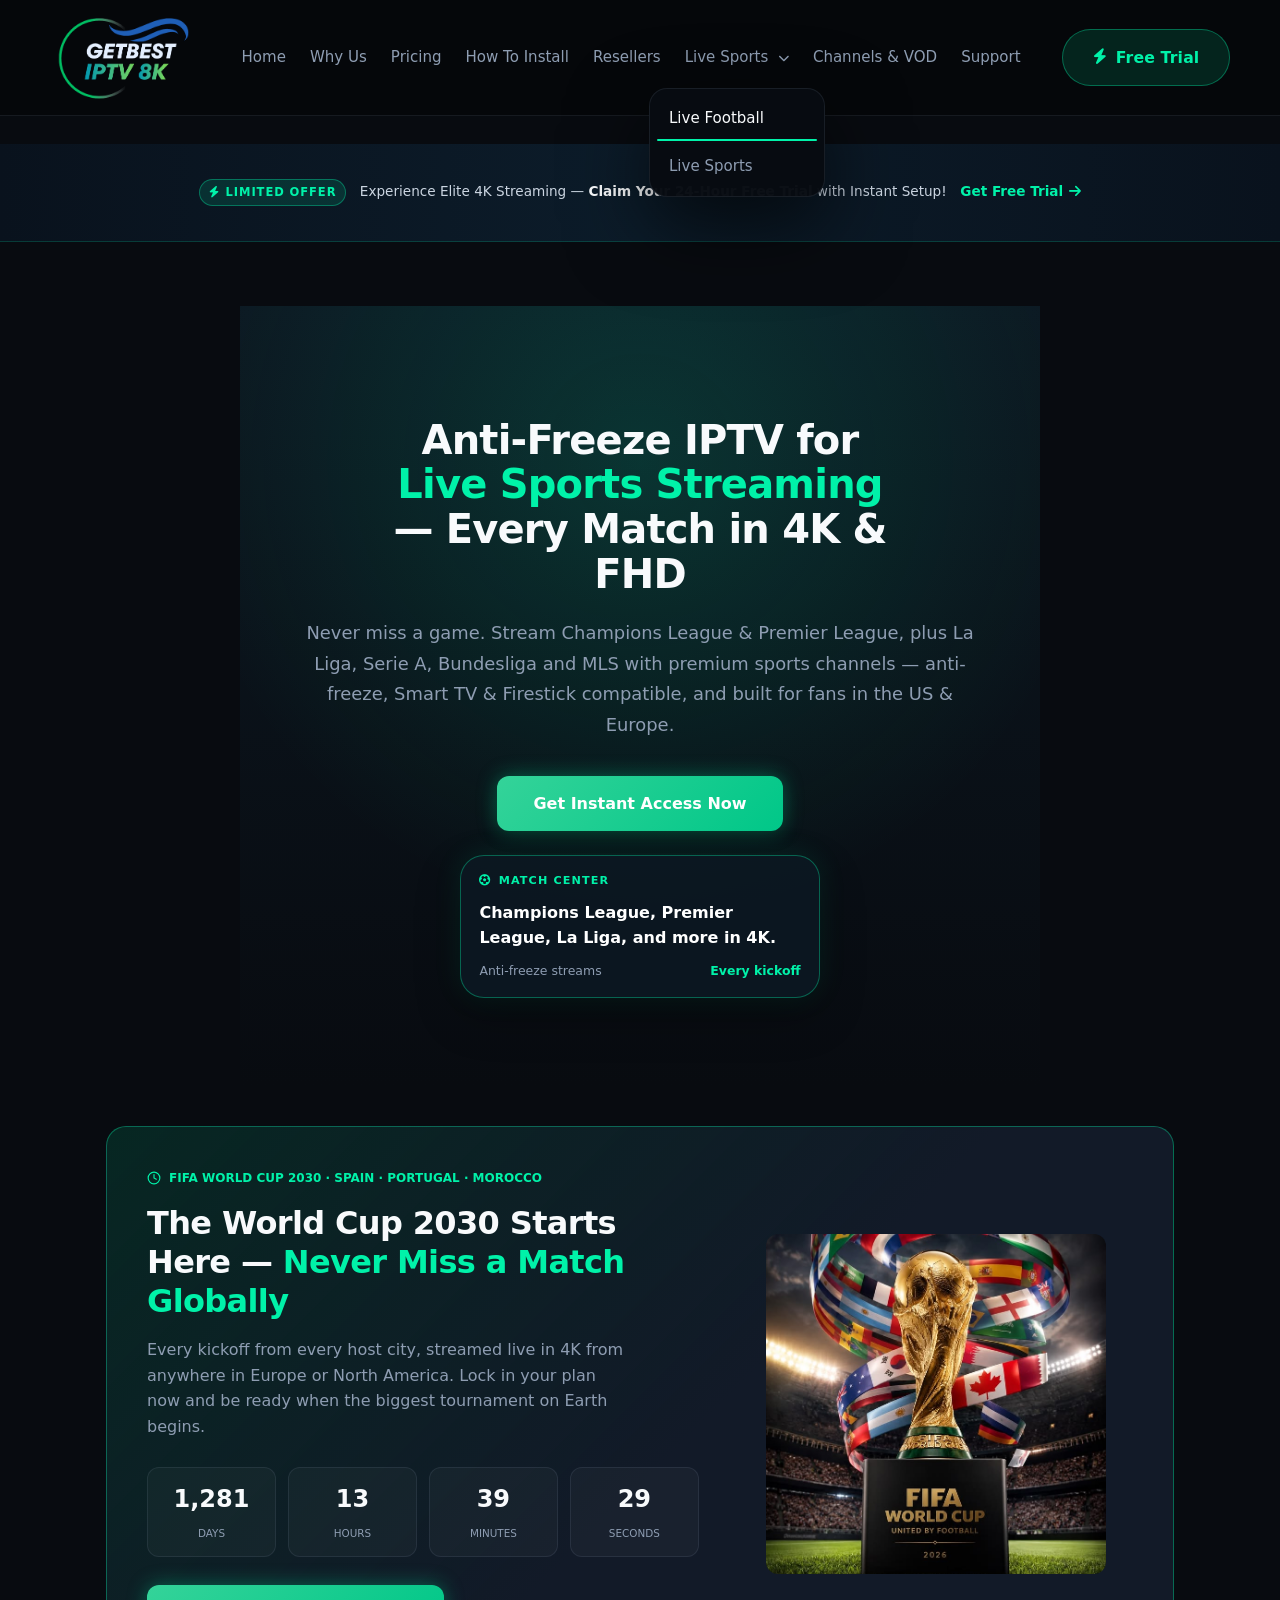
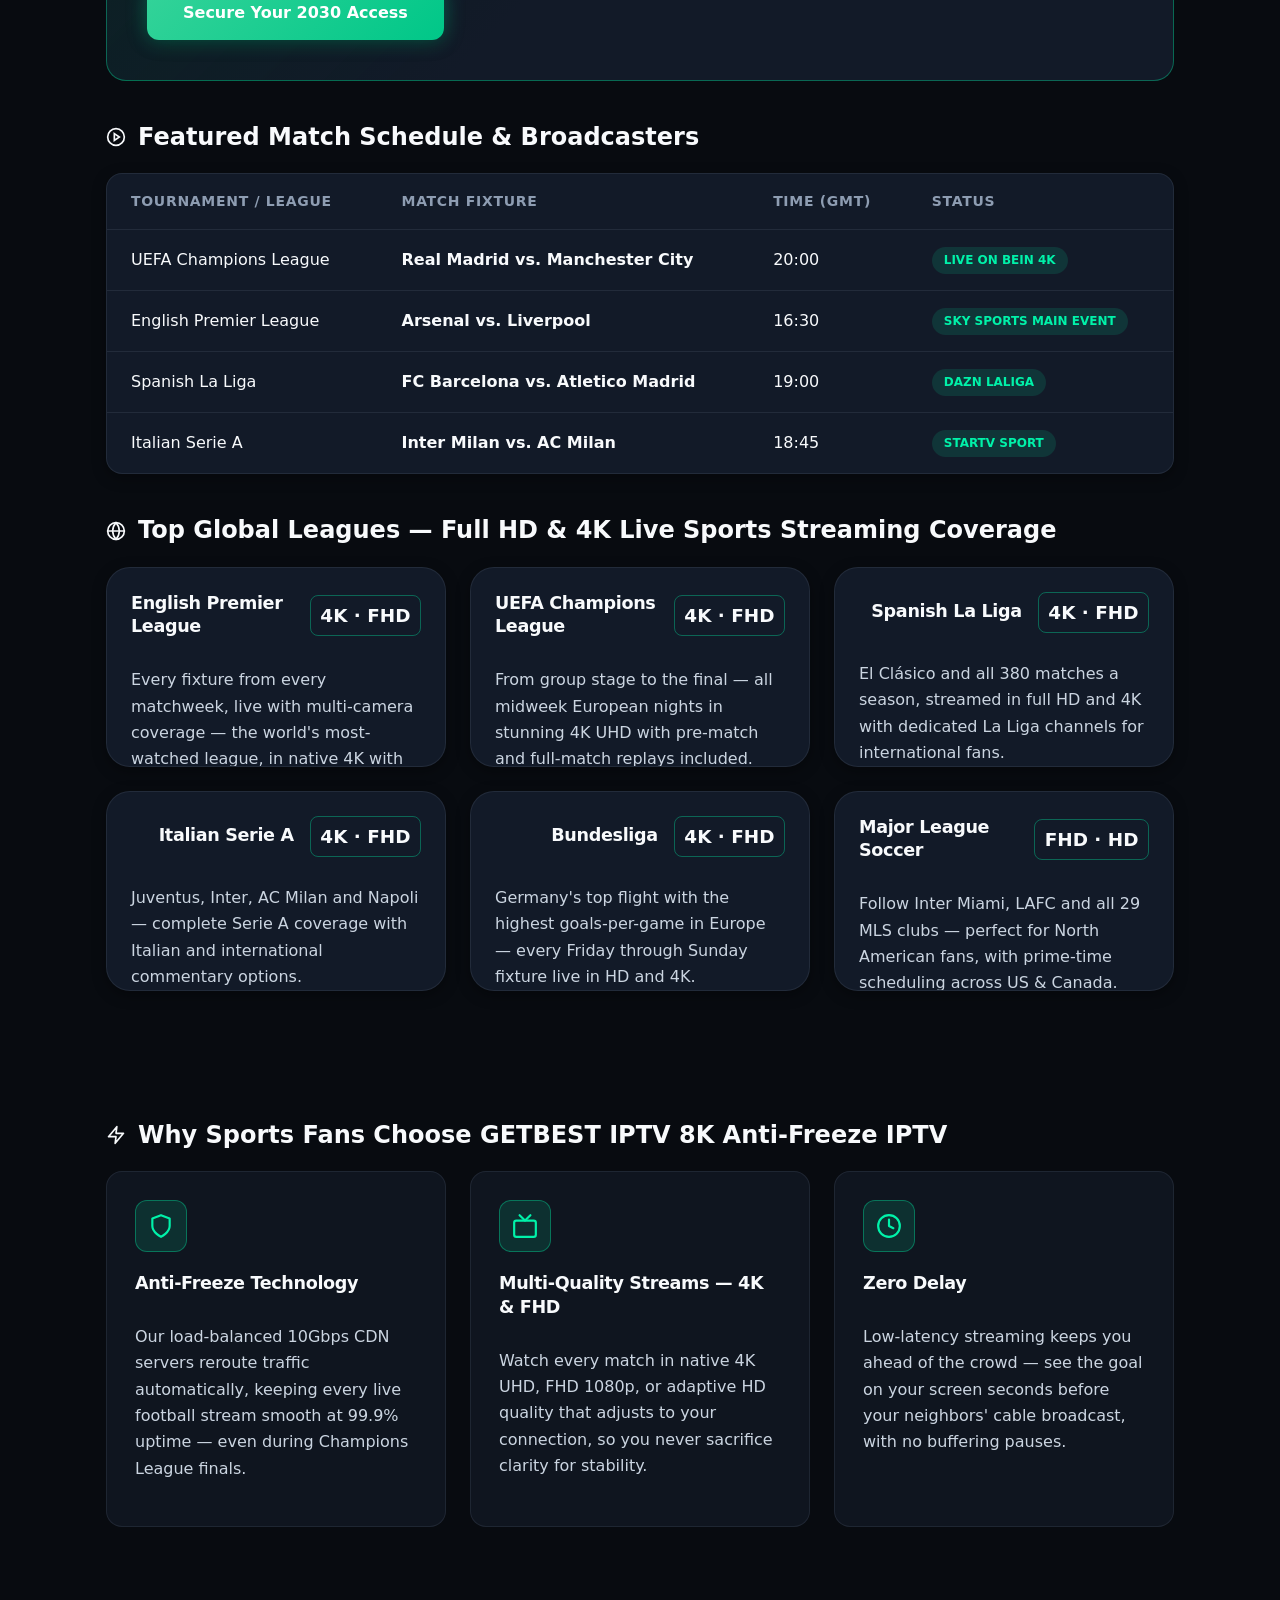
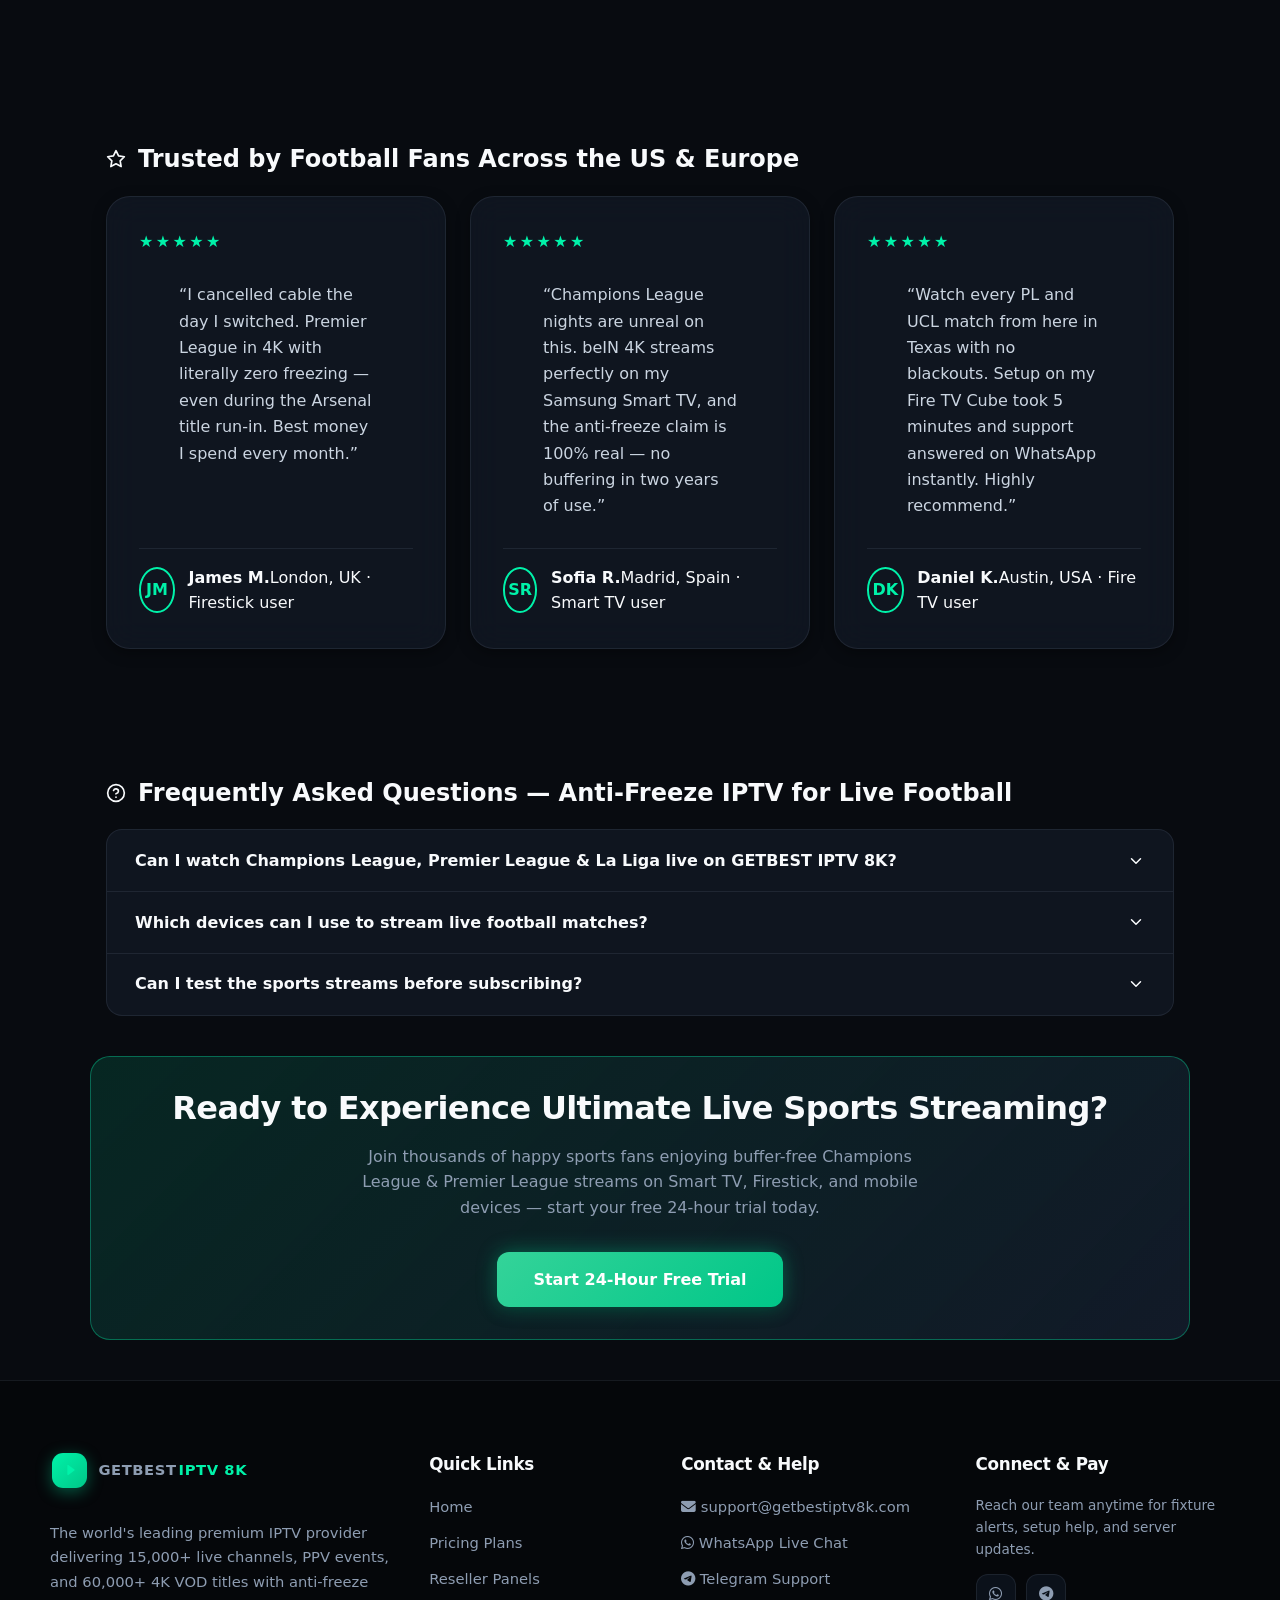
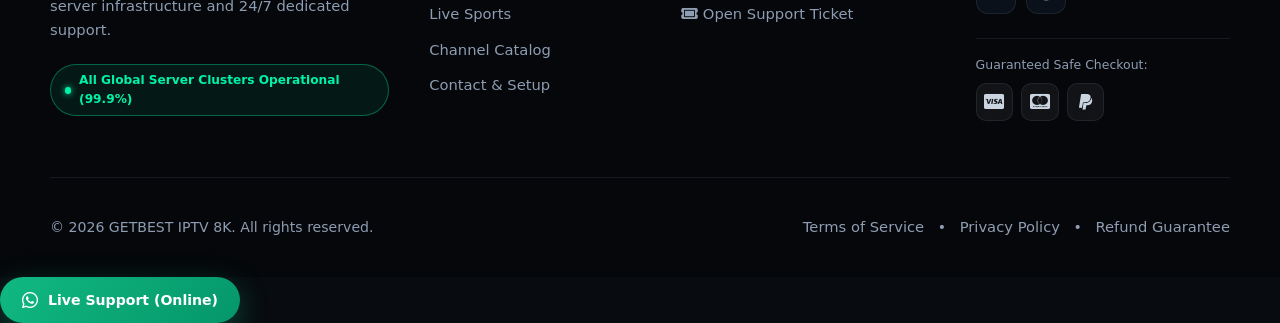
<file: football.html>
<!DOCTYPE html>
<html lang="en">

<head>
    <meta charset="UTF-8">
    <meta name="viewport" content="width=device-width, initial-scale=1.0">
    <!-- SEO Meta Tags -->
    <title>Live Football IPTV Streaming in 4K | GETBEST IPTV 8K</title>
    <meta name="description"
        content="Watch live football IPTV, Champions League, Premier League, and major matches in smooth 4K quality on Firestick, Smart TV, Android, and mobile devices.">
    <meta name="keywords"
        content="live football IPTV, Champions League IPTV, Premier League IPTV, 4K football streaming, Firestick football IPTV, Smart TV sports IPTV, match schedule">
    <meta name="author" content="GETBEST IPTV 8K">
    <meta name="theme-color" content="#0b0f19">
    <link rel="icon" type="image/png" href="/Favicon/favicon-96x96.png" sizes="96x96" />
    <link rel="icon" type="image/svg+xml" href="/Favicon/favicon.svg" />
    <link rel="shortcut icon" href="/Favicon/favicon.ico" />
    <link rel="apple-touch-icon" sizes="180x180" href="/Favicon/apple-touch-icon.png" />
    <meta name="apple-mobile-web-app-title" content="IPTV 8k" />
    <link rel="manifest" href="/Favicon/site.webmanifest" />

    <!-- Robots and Indexing -->
    <meta name="robots" content="index, follow, max-image-preview:large">

    <!-- International Targeting (EU/US) -->
    <link rel="canonical" href="https://getbestiptv8k.com/football">
    <link rel="alternate" hreflang="en-US" href="https://getbestiptv8k.com/football">
    <link rel="alternate" hreflang="en-GB" href="https://getbestiptv8k.com/football">
    <link rel="alternate" hreflang="en" href="https://getbestiptv8k.com/football">
    <link rel="alternate" hreflang="x-default" href="https://getbestiptv8k.com/football">

    <!-- Open Graph / Social Media Previews -->
    <meta property="og:type" content="website">
    <meta property="og:site_name" content="GETBEST IPTV 8K">
    <meta property="og:url" content="https://getbestiptv8k.com/football">
    <meta property="og:title" content="Live Football IPTV Streaming in 4K | GETBEST IPTV 8K">
    <meta property="og:description"
        content="Watch Champions League, Premier League, and major football matches in smooth 4K quality with GETBEST IPTV 8K.">
    <meta property="og:image" content="https://getbestiptv8k.com/assets/images/Premium%20Channel/Global%20Sports%20%26%20Football%20Hub.jpeg">
    <meta property="og:locale" content="en_US">
    <meta property="og:locale:alternate" content="en_GB">

    <!-- Twitter Card -->
    <meta name="twitter:card" content="summary_large_image">
    <meta name="twitter:title" content="Live Football IPTV Streaming in 4K | GETBEST IPTV 8K">
    <meta name="twitter:description"
        content="Stream major football leagues in smooth 4K quality on Firestick, Smart TV, Android, and mobile.">
    <meta name="twitter:image" content="https://getbestiptv8k.com/assets/images/Premium%20Channel/Global%20Sports%20%26%20Football%20Hub.jpeg">
    <!-- FAQ Schema Markup (JSON-LD) for Google Rich Snippets -->
    <script type="application/ld+json">
    {
        "@context": "https://schema.org",
        "@type": "FAQPage",
        "url": "https://getbestiptv8k.com/football",
        "mainEntity": [
            {
                "@type": "Question",
                "name": "Can I watch Champions League, Premier League & La Liga live on GETBEST IPTV 8K?",
                "acceptedAnswer": {
                    "@type": "Answer",
                    "text": "Yes — GETBEST IPTV 8K includes all premium football broadcasters: beIN Sports, Sky Sports, TNT Sports, DAZN, ESPN+, Canal+ Sport, and 50+ dedicated sports channels. Every UEFA Champions League, English Premier League, La Liga, Serie A, and Bundesliga fixture is streamed live in 4K & FHD with full EPG schedules."
                }
            },
            {
                "@type": "Question",
                "name": "Which devices can I use to stream live football matches?",
                "acceptedAnswer": {
                    "@type": "Answer",
                    "text": "GETBEST IPTV 8K works on virtually every device: Amazon Firestick & Fire TV, Samsung & LG Smart TVs, Android TV boxes (Nvidia Shield, Xiaomi Mi Box), iPhone & iPad, Apple TV, Android phones, MAG boxes, Windows and macOS. Popular apps include IPTV Smarters Pro, TiviMate, IBO Player, and XCIPTV."
                }
            },
            {
                "@type": "Question",
                "name": "Can I test the sports streams before subscribing?",
                "acceptedAnswer": {
                    "@type": "Answer",
                    "text": "Absolutely. We offer a 24-hour free trial with full access to every sports channel — no credit card required. Message our 24/7 WhatsApp support team and receive your trial credentials within minutes to watch live football in 4K completely risk-free."
                }
            }
        ]
    }
    </script>
    <link rel="stylesheet" href="https://cdnjs.cloudflare.com/ajax/libs/font-awesome/6.5.2/css/all.min.css">
    <link rel="stylesheet" href="assets/style.css">
</head>

<body class="football-page">

    <div class="page-shell">
        <div class="top-announcement">
            <div class="container announcement-inner">
                <span class="announcement-badge"><i class="fa-solid fa-bolt"></i> LIMITED OFFER</span>
                <p class="announcement-text">Experience Elite 4K Streaming — <strong>Claim Your 24-Hour Free Trial</strong> with Instant Setup!</p>
                <a href="support#trial" class="announcement-link">Get Free Trial <i class="fa-solid fa-arrow-right"></i></a>
            </div>
        </div>

        <header class="site-header">
            <div class="container header-inner">
                <a href="/" class="brand" aria-label="GETBEST IPTV 8K Home"><img src="Logo.png" alt="GETBEST IPTV 8K" class="brand-logo" style="width: 150px !important; height: auto !important; max-width: none !important;" width="381" height="222" /></a>
                <nav class="site-nav" id="main-nav" aria-label="Primary navigation">
                    <ul class="nav-list">
                        <li><a href="/#home">Home</a></li>
                        <li><a href="/#features">Why Us</a></li>
                        <li><a href="pricing">Pricing</a></li>
                        <li><a href="install">How To Install</a></li>
                        <li><a href="reseller">Resellers</a></li>
                        <li class="nav-dropdown"><details open><summary class="active">Live Sports <i class="fa-solid fa-chevron-down"></i></summary><ul class="nav-dropdown-menu"><li><a href="football" class="active">Live Football</a></li><li><a href="sports">Live Sports</a></li></ul></details></li>
                        <li><a href="catalog">Channels &amp; VOD</a></li>
                        <li><a href="support">Support</a></li>
                    </ul>
                </nav>
                <div class="header-actions">
                    <a href="support#trial" class="button button-header-trial"><i class="fa-solid fa-bolt"></i> Free Trial</a>
                    <button class="nav-toggle" aria-controls="main-nav" aria-expanded="false" id="nav-toggle" aria-label="Toggle navigation menu">
                        <span class="bar"></span><span class="bar"></span><span class="bar"></span>
                    </button>
                </div>
            </div>
        </header>

    <section class="football-hero">
        <h1>Anti-Freeze IPTV for <span>Live Sports Streaming</span> — Every Match in 4K & FHD</h1>
        <p>Never miss a game. Stream Champions League & Premier League, plus La Liga, Serie A, Bundesliga and MLS with
            premium sports channels — anti-freeze, Smart TV & Firestick compatible, and built for fans in the US &
            Europe.</p>
        <a href="pricing" class="btn">Get Instant Access Now</a>
        <aside class="subpage-hero-preview football-hero__preview" aria-label="Football streaming preview">
            <span class="subpage-hero-preview__badge"><i class="fa-solid fa-futbol"></i> Match Center</span>
            <span class="subpage-hero-preview__title">Champions League, Premier League, La Liga, and more in 4K.</span>
            <span class="subpage-hero-preview__meta"><span>Anti-freeze streams</span><strong>Every kickoff</strong></span>
        </aside>
    </section>

    <!-- World Cup 2030 Countdown Hero Card -->
    <section class="wc2030-section" aria-label="FIFA World Cup 2030 countdown">
        <div class="wc2030-card">
            <div class="wc2030-content">
                <span class="wc2030-badge">
                    <svg width="14" height="14" viewBox="0 0 24 24" fill="none" stroke="currentColor" stroke-width="2"
                        stroke-linecap="round" stroke-linejoin="round">
                        <circle cx="12" cy="12" r="10"></circle>
                        <polyline points="12 6 12 12 16 14"></polyline>
                    </svg>
                    FIFA World Cup 2030 · Spain · Portugal · Morocco
                </span>
                <h2>The World Cup 2030 Starts Here — <span>Never Miss a Match Globally</span></h2>
                <p class="wc2030-msg">Every kickoff from every host city, streamed live in 4K from anywhere in Europe or
                    North America. Lock in your plan now and be ready when the biggest tournament on Earth begins.</p>
                <div class="wc2030-countdown" id="wc2030Countdown" role="timer"
                    aria-label="Countdown to World Cup 2030">
                    <div><strong id="wcDays">--</strong><small>Days</small></div>
                    <div><strong id="wcHours">--</strong><small>Hours</small></div>
                    <div><strong id="wcMinutes">--</strong><small>Minutes</small></div>
                    <div><strong id="wcSeconds">--</strong><small>Seconds</small></div>
                </div>
                <a href="pricing" class="btn">Secure Your 2030 Access</a>
            </div>
            <!-- Dedicated visual wrapper: World Cup graphic -->
            <div class="wc2030-visual" id="wc2030Visual">
                        <img src="assets/images/worldcup2030.jpeg" alt="World Cup 2030" width="735" height="1041" loading="lazy" decoding="async">
            </div>
        </div>
    </section>

    <section class="schedule-section">
        <div class="section-title">
            <svg width="20" height="20" viewBox="0 0 24 24" fill="none" stroke="currentColor" stroke-width="2">
                <circle cx="12" cy="12" r="10"></circle>
                <polygon points="10 8 16 12 10 16 10 8"></polygon>
            </svg>
            Featured Match Schedule & Broadcasters
        </div>
        <div class="table-container">
            <table>
                <thead>
                    <tr>
                        <th>Tournament / League</th>
                        <th>Match Fixture</th>
                        <th>Time (GMT)</th>
                        <th>Status</th>
                    </tr>
                </thead>
                <tbody>
                    <tr>
                        <td>UEFA Champions League</td>
                        <td><strong>Real Madrid vs. Manchester City</strong></td>
                        <td>20:00</td>
                        <td><span class="badge-live">Live on BEIN 4K</span></td>
                    </tr>
                    <tr>
                        <td>English Premier League</td>
                        <td><strong>Arsenal vs. Liverpool</strong></td>
                        <td>16:30</td>
                        <td><span class="badge-live">Sky Sports Main Event</span></td>
                    </tr>
                    <tr>
                        <td>Spanish La Liga</td>
                        <td><strong>FC Barcelona vs. Atletico Madrid</strong></td>
                        <td>19:00</td>
                        <td><span class="badge-live">DAZN LaLiga</span></td>
                    </tr>
                    <tr>
                        <td>Italian Serie A</td>
                        <td><strong>Inter Milan vs. AC Milan</strong></td>
                        <td>18:45</td>
                        <td><span class="badge-live">StarTV Sport</span></td>
                    </tr>
                </tbody>
            </table>
        </div>
    </section>

    <!-- Top Global Leagues Section -->
    <section class="leagues-section" aria-label="Top global football leagues">
        <div class="section-title">
            <svg width="20" height="20" viewBox="0 0 24 24" fill="none" stroke="currentColor" stroke-width="2"
                stroke-linecap="round" stroke-linejoin="round">
                <circle cx="12" cy="12" r="10"></circle>
                <path d="M2 12h20"></path>
                <path d="M12 2a15.3 15.3 0 0 1 4 10 15.3 15.3 0 0 1-4 10 15.3 15.3 0 0 1-4-10 15.3 15.3 0 0 1 4-10z">
                </path>
            </svg>
            Top Global Leagues — Full HD & 4K Live Sports Streaming Coverage
        </div>
        <div class="leagues-grid">
            <article class="league-card">
                <div class="league-card-head">
                    <h3>English Premier League</h3>
                    <span class="league-quality">4K · FHD</span>
                </div>
                <p>Every fixture from every matchweek, live with multi-camera coverage — the world's most-watched
                    league, in native 4K with zero freezing.</p>
                <div class="league-broadcasters">
                    <span>Sky Sports</span><span>TNT Sports</span><span>NBC / Peacock</span><span>beIN Sports</span>
                </div>
            </article>
            <article class="league-card">
                <div class="league-card-head">
                    <h3>UEFA Champions League</h3>
                    <span class="league-quality">4K · FHD</span>
                </div>
                <p>From group stage to the final — all midweek European nights in stunning 4K UHD with pre-match and
                    full-match replays included.</p>
                <div class="league-broadcasters">
                    <span>beIN 4K</span><span>Paramount+</span><span>Canal+ Sport</span><span>DAZN</span>
                </div>
            </article>
            <article class="league-card">
                <div class="league-card-head">
                    <h3>Spanish La Liga</h3>
                    <span class="league-quality">4K · FHD</span>
                </div>
                <p>El Clásico and all 380 matches a season, streamed in full HD and 4K with dedicated La Liga channels
                    for international fans.</p>
                <div class="league-broadcasters">
                    <span>DAZN LaLiga</span><span>ESPN+</span><span>LaLiga TV</span><span>beIN Sports</span>
                </div>
            </article>
            <article class="league-card">
                <div class="league-card-head">
                    <h3>Italian Serie A</h3>
                    <span class="league-quality">4K · FHD</span>
                </div>
                <p>Juventus, Inter, AC Milan and Napoli — complete Serie A coverage with Italian and international
                    commentary options.</p>
                <div class="league-broadcasters">
                    <span>DAZN Italia</span><span>Paramount+</span><span>StarTV Sport</span>
                </div>
            </article>
            <article class="league-card">
                <div class="league-card-head">
                    <h3>Bundesliga</h3>
                    <span class="league-quality">4K · FHD</span>
                </div>
                <p>Germany's top flight with the highest goals-per-game in Europe — every Friday through Sunday fixture
                    live in HD and 4K.</p>
                <div class="league-broadcasters">
                    <span>Sky DE</span><span>ESPN+</span><span>DAZN</span>
                </div>
            </article>
            <article class="league-card">
                <div class="league-card-head">
                    <h3>Major League Soccer</h3>
                    <span class="league-quality">FHD · HD</span>
                </div>
                <p>Follow Inter Miami, LAFC and all 29 MLS clubs — perfect for North American fans, with prime-time
                    scheduling across US & Canada.</p>
                <div class="league-broadcasters">
                    <span>Apple TV / MLS Pass</span><span>FOX Sports</span><span>TSN</span>
                </div>
            </article>
        </div>
    </section>

    <!-- Sports Features Grid -->
    <section class="features-section" aria-label="Sports streaming features">
        <div class="section-title">
            <svg width="20" height="20" viewBox="0 0 24 24" fill="none" stroke="currentColor" stroke-width="2"
                stroke-linecap="round" stroke-linejoin="round">
                <polygon points="13 2 3 14 12 14 11 22 21 10 12 10 13 2"></polygon>
            </svg>
            Why Sports Fans Choose GETBEST IPTV 8K Anti-Freeze IPTV
        </div>
        <div class="features-grid">
            <article class="feature-card-sports">
                <div class="feature-icon-sports">
                    <svg width="26" height="26" viewBox="0 0 24 24" fill="none" stroke="currentColor" stroke-width="2"
                        stroke-linecap="round" stroke-linejoin="round">
                        <path d="M12 22s8-4 8-10V5l-8-3-8 3v7c0 6 8 10 8 10z"></path>
                    </svg>
                </div>
                <h3>Anti-Freeze Technology</h3>
                <p>Our load-balanced 10Gbps CDN servers reroute traffic automatically, keeping every live football
                    stream smooth at 99.9% uptime — even during Champions League finals.</p>
            </article>
            <article class="feature-card-sports">
                <div class="feature-icon-sports">
                    <svg width="26" height="26" viewBox="0 0 24 24" fill="none" stroke="currentColor" stroke-width="2"
                        stroke-linecap="round" stroke-linejoin="round">
                        <rect x="2" y="7" width="20" height="15" rx="2" ry="2"></rect>
                        <polyline points="17 2 12 7 7 2"></polyline>
                    </svg>
                </div>
                <h3>Multi-Quality Streams — 4K & FHD</h3>
                <p>Watch every match in native 4K UHD, FHD 1080p, or adaptive HD quality that adjusts to your
                    connection, so you never sacrifice clarity for stability.</p>
            </article>
            <article class="feature-card-sports">
                <div class="feature-icon-sports">
                    <svg width="26" height="26" viewBox="0 0 24 24" fill="none" stroke="currentColor" stroke-width="2"
                        stroke-linecap="round" stroke-linejoin="round">
                        <circle cx="12" cy="12" r="10"></circle>
                        <polyline points="12 6 12 12 16 14"></polyline>
                    </svg>
                </div>
                <h3>Zero Delay</h3>
                <p>Low-latency streaming keeps you ahead of the crowd — see the goal on your screen seconds before your
                    neighbors' cable broadcast, with no buffering pauses.</p>
            </article>
        </div>
    </section>

    <!-- Testimonials Section -->
    <section class="testimonials-section" aria-label="Customer reviews">
        <div class="section-title">
            <svg width="20" height="20" viewBox="0 0 24 24" fill="none" stroke="currentColor" stroke-width="2"
                stroke-linecap="round" stroke-linejoin="round">
                <polygon
                    points="12 2 15.09 8.26 22 9.27 17 14.14 18.18 21.02 12 17.77 5.82 21.02 7 14.14 2 9.27 8.91 8.26 12 2">
                </polygon>
            </svg>
            Trusted by Football Fans Across the US & Europe
        </div>
        <div class="testimonials-grid">
            <article class="testimonial-card">
                <div class="testimonial-stars" aria-label="5 out of 5 stars">★★★★★</div>
                <blockquote>“I cancelled cable the day I switched. Premier League in 4K with literally zero freezing —
                    even during the Arsenal title run-in. Best money I spend every month.”</blockquote>
                <div class="testimonial-author">
                    <div class="testimonial-avatar" aria-hidden="true">JM</div>
                    <div><strong>James M.</strong><span>London, UK · Firestick user</span></div>
                </div>
            </article>
            <article class="testimonial-card">
                <div class="testimonial-stars" aria-label="5 out of 5 stars">★★★★★</div>
                <blockquote>“Champions League nights are unreal on this. beIN 4K streams perfectly on my Samsung Smart
                    TV, and the anti-freeze claim is 100% real — no buffering in two years of use.”</blockquote>
                <div class="testimonial-author">
                    <div class="testimonial-avatar" aria-hidden="true">SR</div>
                    <div><strong>Sofia R.</strong><span>Madrid, Spain · Smart TV user</span></div>
                </div>
            </article>
            <article class="testimonial-card">
                <div class="testimonial-stars" aria-label="5 out of 5 stars">★★★★★</div>
                <blockquote>“Watch every PL and UCL match from here in Texas with no blackouts. Setup on my Fire TV
                    Cube took 5 minutes and support answered on WhatsApp instantly. Highly recommend.”</blockquote>
                <div class="testimonial-author">
                    <div class="testimonial-avatar" aria-hidden="true">DK</div>
                    <div><strong>Daniel K.</strong><span>Austin, USA · Fire TV user</span></div>
                </div>
            </article>
        </div>
    </section>

    <!-- Sports FAQ Section -->
    <section class="faq-section-sports" aria-label="Football streaming FAQ">
        <div class="section-title">
            <svg width="20" height="20" viewBox="0 0 24 24" fill="none" stroke="currentColor" stroke-width="2"
                stroke-linecap="round" stroke-linejoin="round">
                <circle cx="12" cy="12" r="10"></circle>
                <path d="M9.09 9a3 3 0 0 1 5.83 1c0 2-3 3-3 3"></path>
                <line x1="12" y1="17" x2="12.01" y2="17"></line>
            </svg>
            Frequently Asked Questions — Anti-Freeze IPTV for Live Football
        </div>
        <div class="faq-list-sports">
            <article class="faq-item-sports">
                <button class="faq-trigger-sports" aria-expanded="false">
                    <span>Can I watch Champions League, Premier League & La Liga live on GETBEST IPTV 8K?</span>
                    <svg width="18" height="18" viewBox="0 0 24 24" fill="none" stroke="currentColor" stroke-width="2"
                        stroke-linecap="round" stroke-linejoin="round">
                        <polyline points="6 9 12 15 18 9"></polyline>
                    </svg>
                </button>
                <div class="faq-answer-sports">
                    <p>Yes — GETBEST IPTV 8K includes all premium football broadcasters: beIN Sports, Sky Sports, TNT
                        Sports, DAZN, ESPN+, Canal+ Sport, and 50+ dedicated sports channels. Every UEFA Champions
                        League, English Premier League, La Liga, Serie A, and Bundesliga fixture is streamed live in 4K
                        & FHD with full EPG schedules.</p>
                </div>
            </article>
            <article class="faq-item-sports">
                <button class="faq-trigger-sports" aria-expanded="false">
                    <span>Which devices can I use to stream live football matches?</span>
                    <svg width="18" height="18" viewBox="0 0 24 24" fill="none" stroke="currentColor" stroke-width="2"
                        stroke-linecap="round" stroke-linejoin="round">
                        <polyline points="6 9 12 15 18 9"></polyline>
                    </svg>
                </button>
                <div class="faq-answer-sports">
                    <p>GETBEST IPTV 8K works on virtually every device: Amazon Firestick & Fire TV, Samsung & LG Smart TVs,
                        Android TV boxes (Nvidia Shield, Xiaomi Mi Box), iPhone & iPad, Apple TV, Android phones, MAG
                        boxes, Windows and macOS. Popular apps include IPTV Smarters Pro, TiviMate, IBO Player, and
                        XCIPTV.</p>
                </div>
            </article>
            <article class="faq-item-sports">
                <button class="faq-trigger-sports" aria-expanded="false">
                    <span>Can I test the sports streams before subscribing?</span>
                    <svg width="18" height="18" viewBox="0 0 24 24" fill="none" stroke="currentColor" stroke-width="2"
                        stroke-linecap="round" stroke-linejoin="round">
                        <polyline points="6 9 12 15 18 9"></polyline>
                    </svg>
                </button>
                <div class="faq-answer-sports">
                    <p>Absolutely. We offer a 24-hour free trial with full access to every sports channel — no credit
                        card required. Message our 24/7 WhatsApp support team and receive your trial credentials within
                        minutes to watch live football in 4K completely risk-free.</p>
                </div>
            </article>
        </div>
    </section>

    <section class="cta-banner">
        <h2>Ready to Experience Ultimate Live Sports Streaming?</h2>
        <p>Join thousands of happy sports fans enjoying buffer-free Champions League & Premier League streams on Smart
            TV, Firestick, and mobile devices — start your free 24-hour trial today.</p>
        <a href="pricing" class="btn">Start 24-Hour Free Trial</a>
    </section>

    <footer class="site-footer">
        <div class="container footer-grid">
            <div class="footer-col-main">
                <a href="/" class="brand footer-brand"><span class="brand-icon-wrapper"><svg class="logo-icon" viewBox="0 0 24 24" width="16" height="16" aria-hidden="true" focusable="false"><path fill="currentColor" d="M8 5.5v13a1 1 0 0 0 1.54.84l9-6.5a1 1 0 0 0 0-1.68l-9-6.5A1 1 0 0 0 8 5.5Z" /></svg></span>GETBEST<span>IPTV 8K</span></a>
                <p class="footer-desc">The world's leading premium IPTV provider delivering 15,000+ live channels, PPV events, and 60,000+ 4K VOD titles with anti-freeze server infrastructure and 24/7 dedicated support.</p>
                <div class="footer-status-pill"><span class="status-indicator"></span><span>All Global Server Clusters Operational (99.9%)</span></div>
            </div>
            <div>
                <h3>Quick Links</h3>
                <ul>
                    <li><a href="/#home">Home</a></li>
                    <li><a href="pricing">Pricing Plans</a></li>
                    <li><a href="reseller">Reseller Panels</a></li>
                    <li><a href="sports">Live Sports</a></li>
                    <li><a href="catalog">Channel Catalog</a></li>
                    <li><a href="support">Contact &amp; Setup</a></li>
                </ul>
            </div>
            <div>
                <h3>Contact &amp; Help</h3>
                <ul>
                    <li><a href="mailto:support@getbestiptv8k.com"><i class="fa-solid fa-envelope"></i> support@getbestiptv8k.com</a></li>
                    <li><a href="support#contact-form"><i class="fa-brands fa-whatsapp"></i> WhatsApp Live Chat</a></li>
                    <li><a href="support#contact-form"><i class="fa-brands fa-telegram"></i> Telegram Support</a></li>
                    <li><a href="support#contact-form"><i class="fa-solid fa-ticket"></i> Open Support Ticket</a></li>
                </ul>
            </div>
            <div>
                <h3>Connect &amp; Pay</h3>
                <p class="footer-subtext">Reach our team anytime for fixture alerts, setup help, and server updates.</p>
                <div class="footer-icon-row" aria-label="Support channels">
                    <a href="support#contact-form" class="footer-icon-placeholder" aria-label="WhatsApp" title="WhatsApp"><i class="fa-brands fa-whatsapp"></i></a>
                    <a href="support#contact-form" class="footer-icon-placeholder" aria-label="Telegram" title="Telegram"><i class="fa-brands fa-telegram"></i></a>
                </div>
                <div class="footer-payment-wrapper">
                    <span class="payment-title">Guaranteed Safe Checkout:</span>
                    <div class="footer-payment-placeholders" aria-label="Supported payment methods">
                        <span class="payment-placeholder" title="Visa Card"><i class="fa-brands fa-cc-visa"></i></span>
                        <span class="payment-placeholder" title="Mastercard"><i class="fa-brands fa-cc-mastercard"></i></span>
                        <span class="payment-placeholder" title="PayPal"><i class="fa-brands fa-paypal"></i></span>
                    </div>
                </div>
            </div>
        </div>
        <div class="container footer-bottom">
            <div class="footer-bottom-inner">
                <p>&copy; 2026 GETBEST IPTV 8K. All rights reserved.</p>
                <div class="footer-bottom-links"><a href="terms">Terms of Service</a><span>•</span><a href="privacy">Privacy Policy</a><span>•</span><a href="terms#refund">Refund Guarantee</a></div>
            </div>
        </div>
    </footer>
    <button class="back-to-top" aria-label="Back to top" title="Scroll to top"><i class="fa-solid fa-arrow-up" aria-hidden="true"></i></button>
    <a class="sticky-cta" href="support#contact-form" aria-label="Chat with Support on WhatsApp"><i class="fa-brands fa-whatsapp" aria-hidden="true"></i><span>Live Support (Online)</span></a>
</div>
<script src="assets/script.js" defer></script>
</body>
</html>
</file>
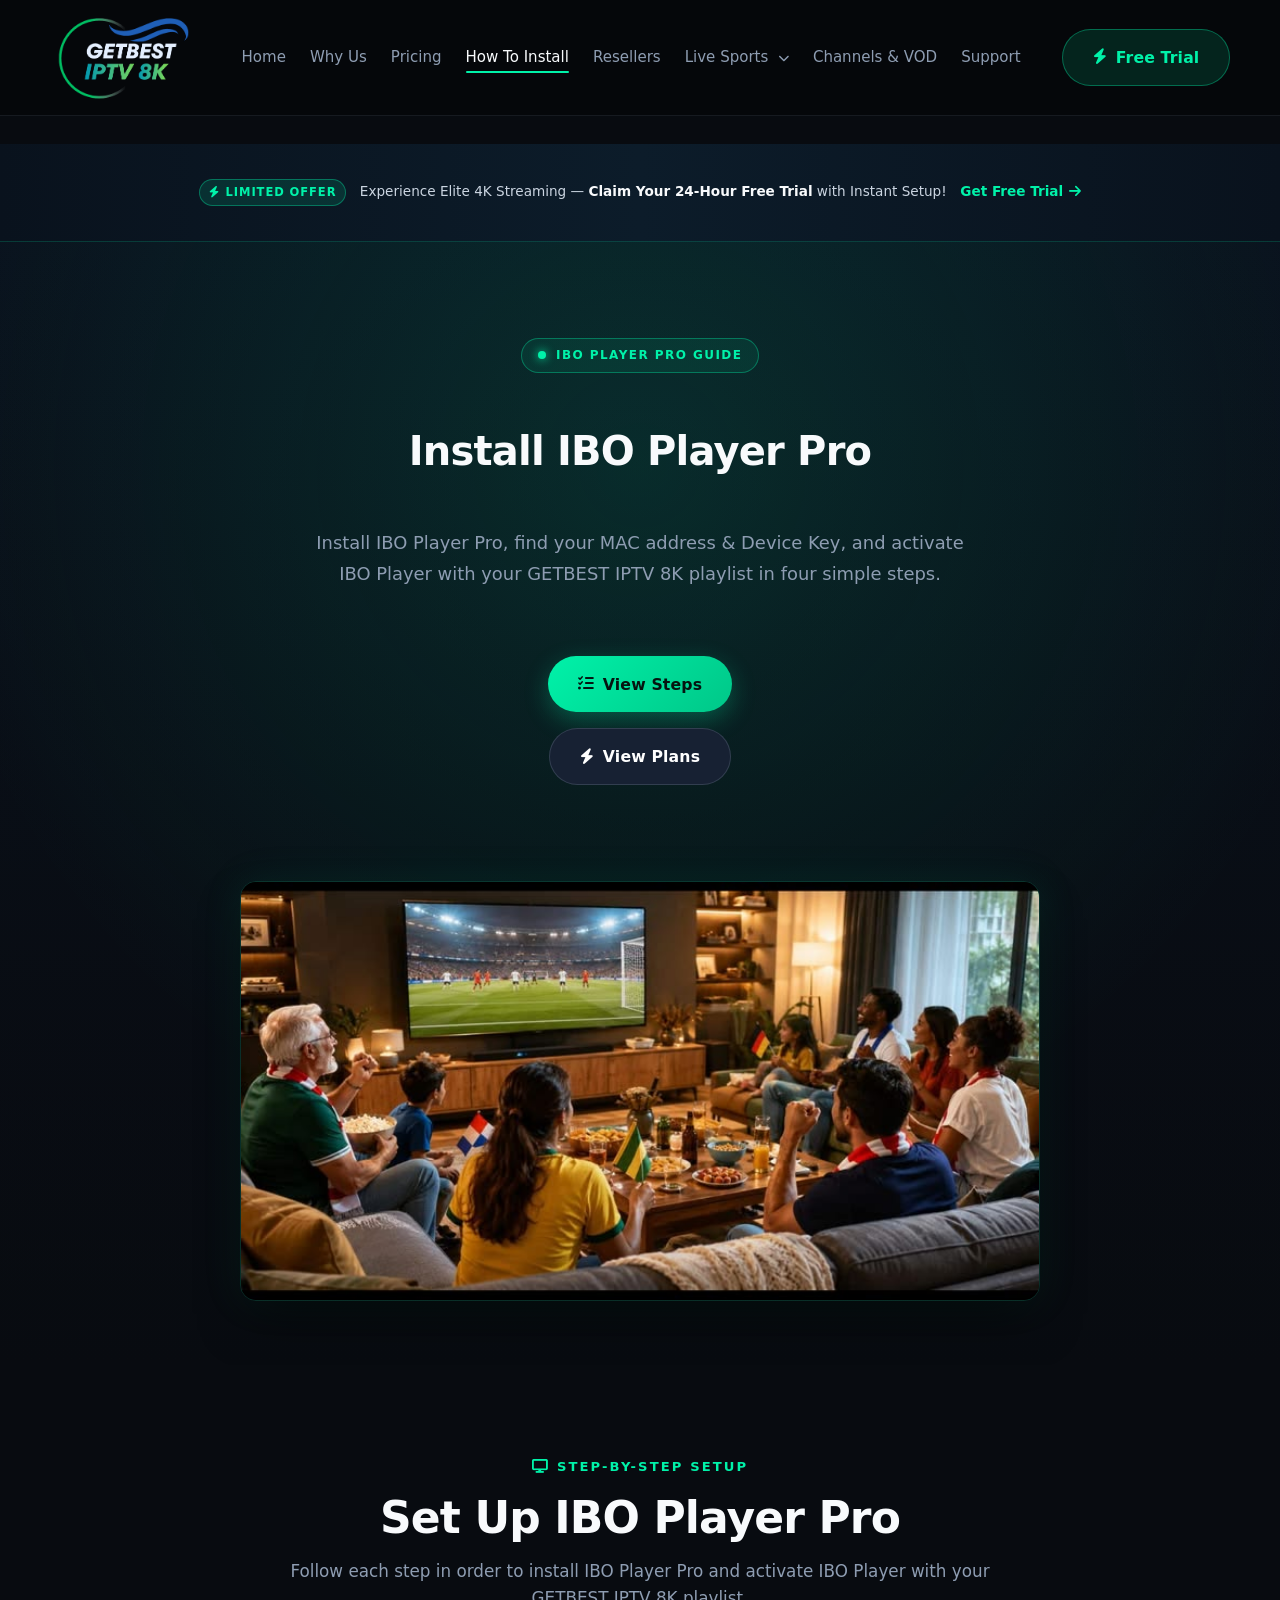
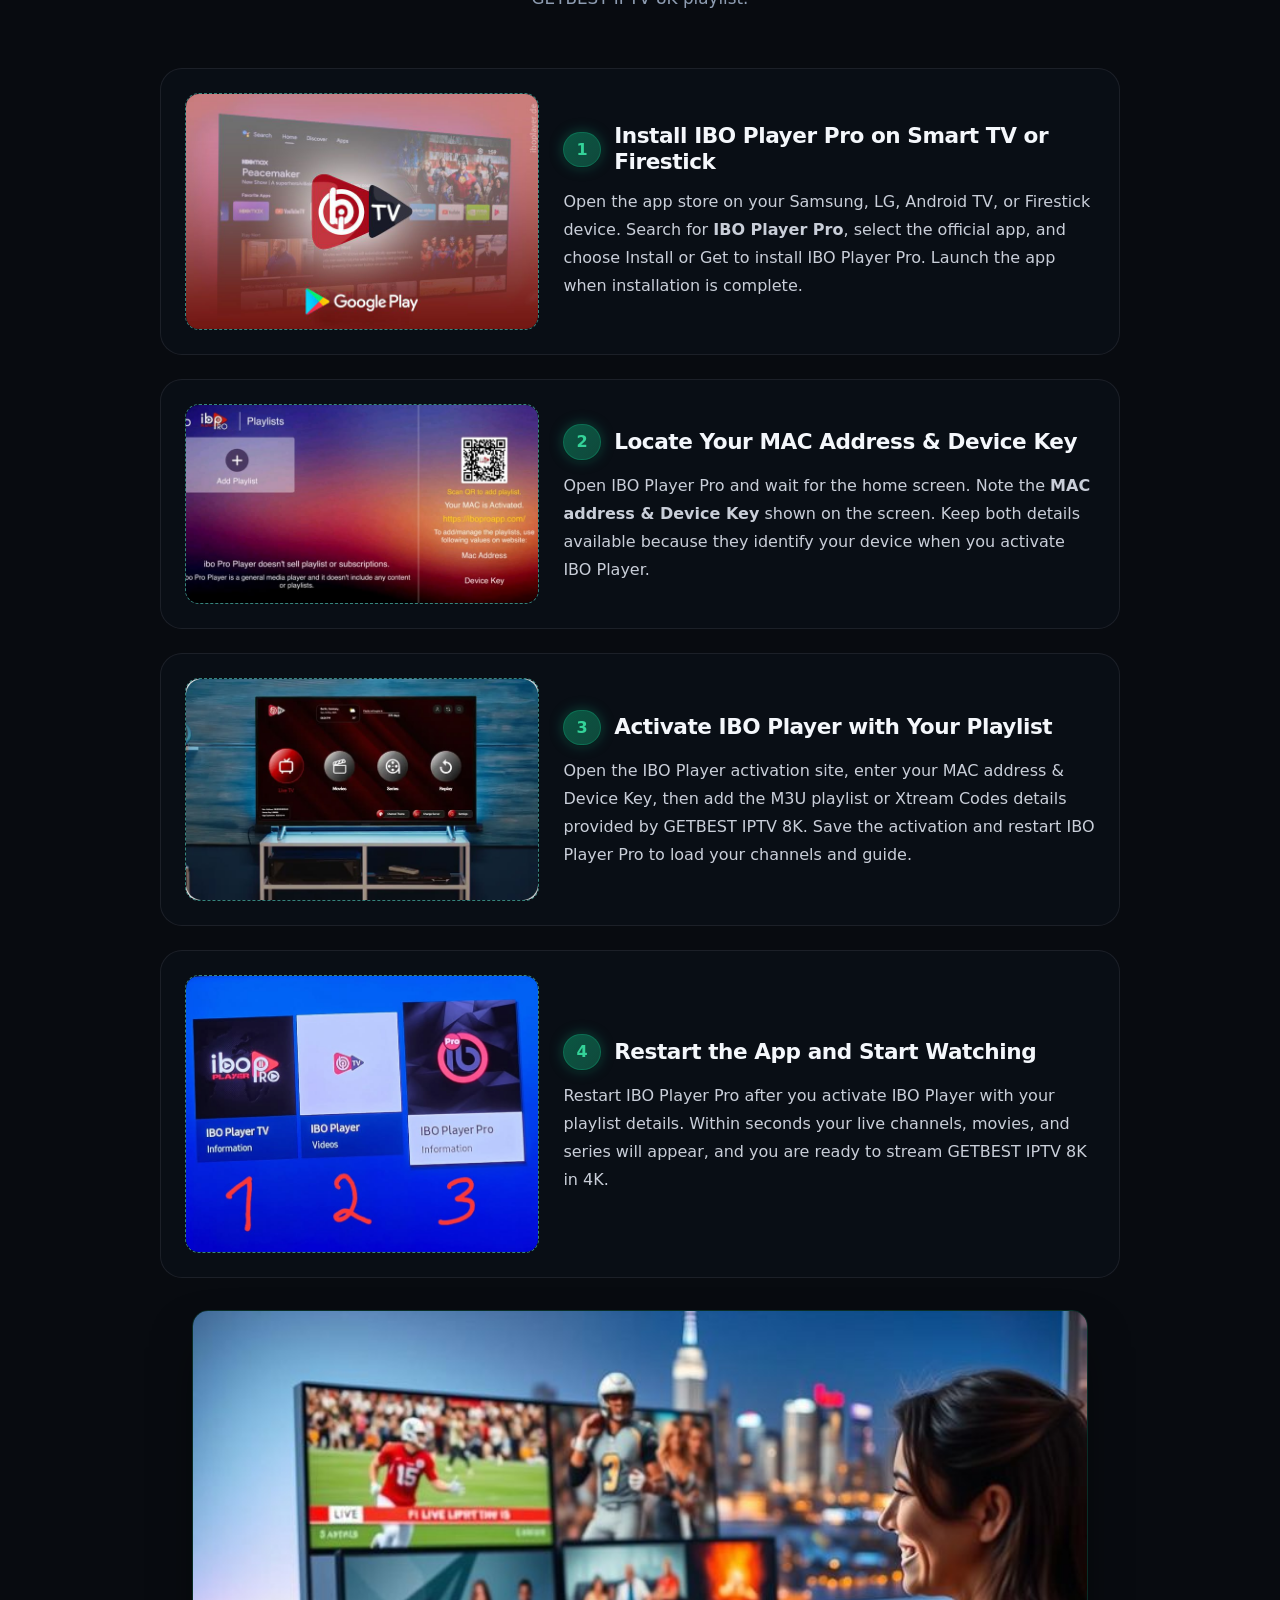
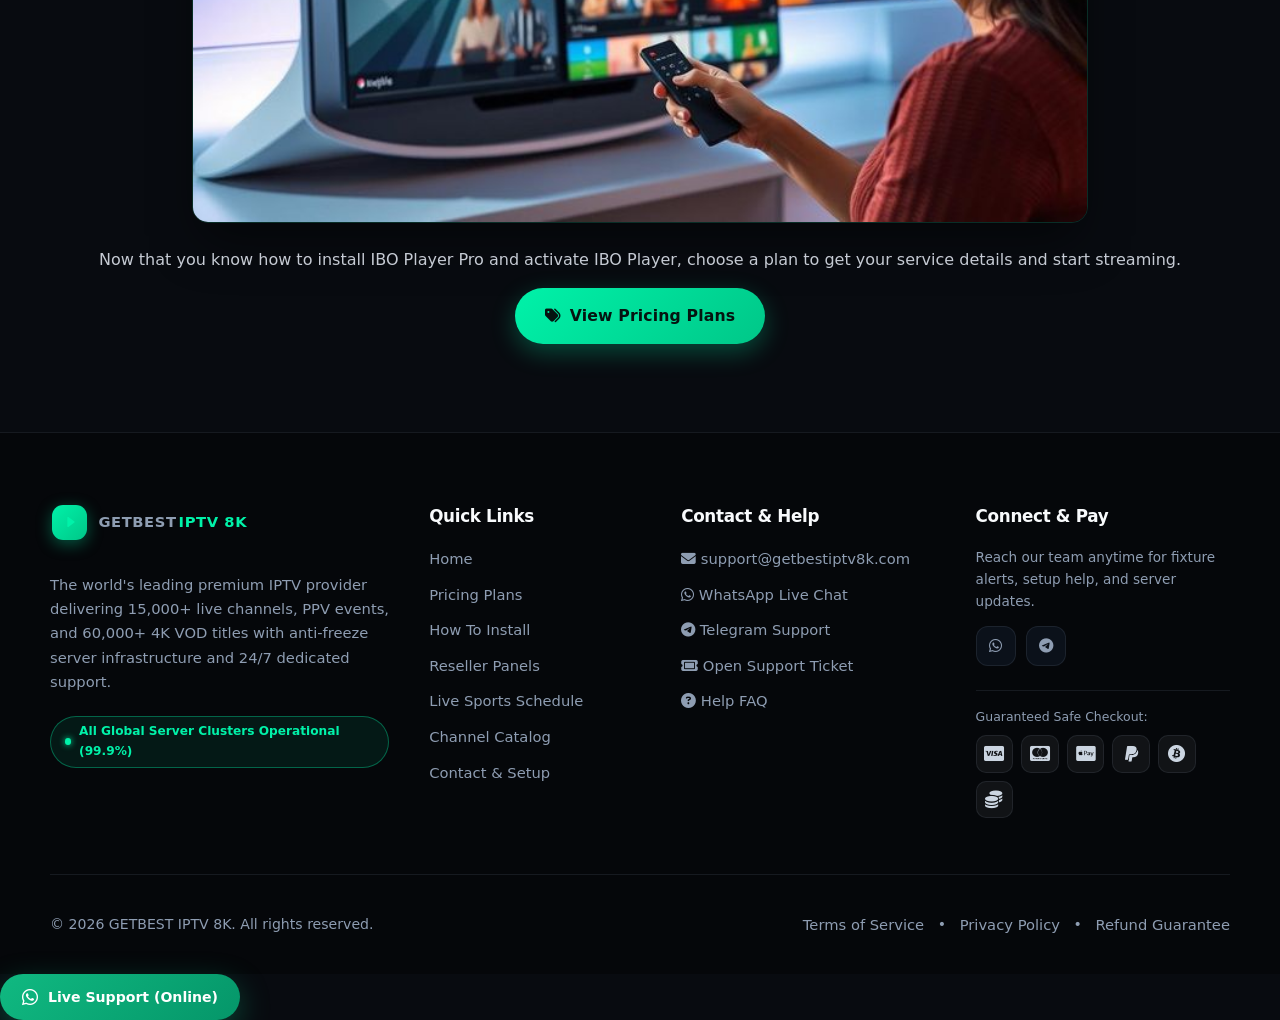
<file: ibo-guide.html>
<!DOCTYPE html>
<html lang="en">

<head>
  <meta charset="UTF-8" />
  <meta name="viewport" content="width=device-width, initial-scale=1.0" />
  <meta name="description" content="Step-by-step tutorial to setup IBO Player Pro on Firestick &amp; Samsung/LG Smart TV. Learn how to locate your MAC address and Device Key." />
  <meta name="keywords" content="install IBO Player Pro Smart TV, IBO Player Pro Firestick, MAC address and Device Key, activate IBO Player, IBO Player setup guide, IPTV app configuration" />
  <title>How to Install &amp; Activate IBO Player Pro on Smart TV (2026) | GETBEST IPTV 8K</title>
  <link rel="icon" type="image/png" href="/Favicon/favicon-96x96.png" sizes="96x96" />
  <link rel="icon" type="image/svg+xml" href="/Favicon/favicon.svg" />
  <link rel="shortcut icon" href="/Favicon/favicon.ico" />
  <link rel="apple-touch-icon" sizes="180x180" href="/Favicon/apple-touch-icon.png" />
  <meta name="apple-mobile-web-app-title" content="IPTV 8k" />
  <link rel="manifest" href="/Favicon/site.webmanifest" />
  <link rel="canonical" href="https://getbestiptv8k.com/ibo-guide" />
  <meta property="og:type" content="article" />
  <meta property="og:site_name" content="GETBEST IPTV 8K" />
  <meta property="og:url" content="https://getbestiptv8k.com/ibo-guide" />
  <meta property="og:title" content="How to Install &amp; Activate IBO Player Pro on Smart TV (2026) | GETBEST IPTV 8K" />
  <meta property="og:description" content="Step-by-step tutorial to setup IBO Player Pro on Firestick &amp; Samsung/LG Smart TV. Learn how to locate your MAC address and Device Key." />
  <meta property="og:image" content="https://getbestiptv8k.com/assets/images/apps/ibo.jpg" />
  <meta name="twitter:card" content="summary_large_image" />
  <meta name="twitter:title" content="How to Install &amp; Activate IBO Player Pro on Smart TV (2026) | GETBEST IPTV 8K" />
  <meta name="twitter:description" content="Step-by-step tutorial to setup IBO Player Pro on Firestick &amp; Samsung/LG Smart TV. Learn how to locate your MAC address and Device Key." />
  <meta name="twitter:image" content="https://getbestiptv8k.com/assets/images/apps/ibo.jpg" />
  <link rel="stylesheet" href="https://cdnjs.cloudflare.com/ajax/libs/font-awesome/6.5.2/css/all.min.css" />
    <script type="application/ld+json">
      {
        "@context": "https://schema.org",
        "@type": "SoftwareApplication",
        "name": "IBO Player Pro",
        "url": "https://getbestiptv8k.com/ibo-guide",
        "operatingSystem": "Tizen, webOS, Android TV, Fire OS",
        "applicationCategory": "MultimediaApplication",
        "image": "https://getbestiptv8k.com/assets/images/apps/ibo.jpg",
        "description": "IBO Player Pro is a premium media player app for Smart TVs and Firestick devices supporting M3U playlists and Xtream Codes API with 4K streaming and EPG support.",
        "offers": {
          "@type": "Offer",
          "price": "0",
          "priceCurrency": "USD"
        }
      }
    </script>
    <script type="application/ld+json">
      {
        "@context": "https://schema.org",
        "@type": "HowTo",
        "name": "Install and Activate IBO Player Pro on Smart TV",
        "url": "https://getbestiptv8k.com/ibo-guide",
        "description": "Step-by-step tutorial to setup IBO Player Pro on Firestick and Samsung/LG Smart TV. Learn how to locate your MAC address and Device Key.",
        "image": "https://getbestiptv8k.com/assets/images/iboplayer/cover.jpg",
        "totalTime": "PT8M",
        "tool": [
          { "@type": "HowToTool", "name": "IBO Player Pro" },
          { "@type": "HowToTool", "name": "MAC address and Device Key" }
        ],
        "step": [
          {
            "@type": "HowToStep",
            "position": 1,
            "name": "Install IBO Player Pro on Smart TV or Firestick",
            "text": "Open the app store on your Samsung, LG, Android TV, or Firestick device. Search for IBO Player Pro, select the official app, and choose Install or Get. Launch the app when installation is complete.",
            "image": "https://getbestiptv8k.com/assets/images/iboplayer/1.jpeg",
            "url": "https://getbestiptv8k.com/ibo-guide#ibo-steps"
          },
          {
            "@type": "HowToStep",
            "position": 2,
            "name": "Locate Your MAC Address & Device Key",
            "text": "Open IBO Player Pro and wait for the home screen. Note the MAC address & Device Key shown on the screen. Keep both details available because they identify your device when you activate IBO Player.",
            "image": "https://getbestiptv8k.com/assets/images/iboplayer/2.jpeg",
            "url": "https://getbestiptv8k.com/ibo-guide#ibo-steps"
          },
          {
            "@type": "HowToStep",
            "position": 3,
            "name": "Activate IBO Player with Your Playlist",
            "text": "Open the IBO Player activation site, enter your MAC address & Device Key, then add the M3U playlist or Xtream Codes details provided by GETBEST IPTV 8K. Save the activation and restart IBO Player Pro.",
            "image": "https://getbestiptv8k.com/assets/images/iboplayer/3.jpeg",
            "url": "https://getbestiptv8k.com/ibo-guide#ibo-steps"
          },
          {
            "@type": "HowToStep",
            "position": 4,
            "name": "Restart the App and Start Watching",
            "text": "Restart IBO Player Pro after you activate IBO Player with your playlist details. Within seconds your live channels, movies, and series will appear, and you are ready to stream GETBEST IPTV 8K in 4K.",
            "image": "https://getbestiptv8k.com/assets/images/iboplayer/4.jpeg",
            "url": "https://getbestiptv8k.com/ibo-guide#ibo-steps"
          }
        ]
      }
    </script>
    <script type="application/ld+json">
      {
        "@context": "https://schema.org",
        "@type": "FAQPage",
        "url": "https://getbestiptv8k.com/ibo-guide",
        "mainEntity": [
          {
            "@type": "Question",
            "name": "Where do I find my IBO Player Pro MAC address and Device Key?",
            "acceptedAnswer": {
              "@type": "Answer",
              "text": "Open IBO Player Pro on your device and check the main screen. The MAC address and Device Key appear on the home dashboard and are required for activation."
            }
          },
          {
            "@type": "Question",
            "name": "Why isn't my IPTV playlist loading in IBO Player?",
            "acceptedAnswer": {
              "@type": "Answer",
              "text": "Verify the playlist URL or Xtream credentials are correct, restart IBO Player Pro, and make sure the service is active before reactivating the app."
            }
          },
          {
            "@type": "Question",
            "name": "Can I use IBO Player Pro on Firestick and Smart TV?",
            "acceptedAnswer": {
              "@type": "Answer",
              "text": "Yes. IBO Player Pro is compatible with Firestick, Android TV, Samsung, and LG Smart TV devices with the correct activation details."
            }
          }
        ]
      }
    </script>
    <link rel="stylesheet" href="assets/style.css" />
    <style>
    .guide-hero .hero-actions {
      justify-content: center;
    }

    .scroll-progress-bar {
      position: fixed;
      top: 0;
      left: 0;
      width: 100%;
      height: 3px;
      background: rgba(16, 185, 129, 0.1);
      box-shadow: 0 0 18px rgba(16, 185, 129, 0.26);
      z-index: 1200;
      pointer-events: none;
    }

    .scroll-progress-fill {
      display: block;
      width: 0%;
      height: 100%;
      background: linear-gradient(90deg, #34d399, #5eead4, #10b981);
      box-shadow: 0 0 12px rgba(52, 211, 153, 0.9), 0 0 24px rgba(16, 185, 129, 0.65);
      transition: width 0.12s linear;
    }

    /* Hero cover: full-width centered banner, rounded corners, deep + emerald glow shadow
       (equivalent of: w-full max-w-4xl mx-auto rounded-2xl shadow-2xl shadow-emerald-500/10 border border-emerald-500/20 object-cover) */
    .hero-cover-image {
      display: block;
      width: 100%;          /* w-full */
      max-width: 56rem;     /* max-w-4xl */
      height: auto;
      margin: 1.25rem auto 0; /* mx-auto */
      object-fit: cover;    /* object-cover */
      border-radius: 1rem;  /* rounded-2xl */
      border: 1px solid rgba(16, 185, 129, 0.2); /* border-emerald-500/20 */
      box-shadow: 0 25px 50px -12px rgba(0, 0, 0, 0.55),
                  0 0 40px rgba(16, 185, 129, 0.1); /* shadow-2xl + shadow-emerald-500/10 */
      transition: transform 0.3s ease, border-color 0.3s ease, box-shadow 0.3s ease;
    }

    .hero-cover-image:hover {
      transform: translateY(-4px);
      border-color: rgba(16, 185, 129, 0.4);
      box-shadow: 0 25px 50px -12px rgba(0, 0, 0, 0.6), 0 0 30px rgba(16, 185, 129, 0.2);
    }

    .step-image {
      width: 100%;
      height: 100%;
      object-fit: cover;
      border: 1px dashed rgba(94, 234, 212, 0.55);
      border-radius: 14px;
    }

    /* CTA banner: centered wide banner, rounded corners, deep shadow, emerald edge
       (equivalent of: w-full max-w-4xl mx-auto rounded-2xl shadow-2xl border border-emerald-500/20 my-6) */
    .cta-image {
      display: block;
      width: 100%;          /* w-full */
      max-width: 56rem;     /* max-w-4xl */
      height: auto;
      margin: 1.5rem auto;  /* mx-auto my-6 */
      object-fit: cover;    /* object-cover */
      border-radius: 1rem;  /* rounded-2xl */
      border: 1px solid rgba(16, 185, 129, 0.2); /* border-emerald-500/20 */
      box-shadow: 0 25px 50px -12px rgba(0, 0, 0, 0.55); /* shadow-2xl */
    }

    .ibo-guide {
      display: grid;
      gap: 1.5rem;
      max-width: 960px;
      margin: 0 auto;
    }

    .ibo-step {
      display: grid;
      grid-template-columns: minmax(220px, 0.8fr) minmax(0, 1.2fr);
      gap: 1.5rem;
      align-items: stretch;
      padding: 1.5rem;
      background: rgba(10, 15, 24, 0.82);
      border: 1px solid rgba(255, 255, 255, 0.08);
      border-radius: 22px;
      transition: transform 0.3s ease, border-color 0.3s ease, box-shadow 0.3s ease;
      will-change: transform;
    }

    .ibo-step:hover {
      transform: translateY(-4px);
      border-color: rgba(16, 185, 129, 0.4);
      box-shadow: 0 18px 32px rgba(16, 185, 129, 0.1), 0 0 20px rgba(16, 185, 129, 0.08);
    }

    .step-image-placeholder {
      min-height: 190px;
      display: flex;
      flex-direction: column;
      align-items: center;
      justify-content: center;
      gap: 0.65rem;
      padding: 1.25rem;
      border: 1px dashed rgba(94, 234, 212, 0.55);
      border-radius: 14px;
      background: linear-gradient(145deg, rgba(22, 35, 53, 0.9), rgba(13, 24, 38, 0.8));
      color: rgba(233, 239, 249, 0.76);
      text-align: center;
    }

    .step-image-placeholder i {
      color: #5eead4;
      font-size: 2rem;
    }

    .step-image-placeholder span {
      font-size: 0.84rem;
      letter-spacing: 0.04em;
      text-transform: uppercase;
    }

    .step-content {
      display: flex;
      flex-direction: column;
      justify-content: center;
    }

    .step-heading {
      display: flex;
      align-items: center;
      gap: 0.85rem;
      margin-bottom: 0.75rem;
    }

    /* Glowing gradient pill badge (equivalent of: bg-emerald-500/20 text-emerald-400
       border border-emerald-500/30 px-3 py-1 rounded-full shadow-sm + gradient glow) */
    .step-number {
      display: inline-flex;
      align-items: center;
      justify-content: center;
      flex: 0 0 auto;
      min-width: 2.25rem;
      padding: 0.25rem 0.75rem; /* px-3 py-1 */
      border-radius: 9999px;    /* rounded-full */
      background: linear-gradient(135deg, rgba(16, 185, 129, 0.28), rgba(52, 211, 153, 0.16)), rgba(16, 185, 129, 0.2); /* bg-emerald-500/20 + gradient */
      color: #34d399;           /* text-emerald-400 */
      border: 1px solid rgba(16, 185, 129, 0.3); /* border-emerald-500/30 */
      box-shadow: 0 1px 2px rgba(0, 0, 0, 0.3), /* shadow-sm */
                  0 0 14px rgba(16, 185, 129, 0.35); /* glow */
      font-weight: 800;
    }

    .step-content h2 {
      margin: 0;
      color: #f4f7fb;
      font-size: 1.35rem;
    }

    .step-content p {
      margin: 0;
      color: rgba(233, 239, 249, 0.86);
      line-height: 1.75;
    }

    .guide-cta {
      margin-top: 2rem;
      text-align: center;
    }

    .guide-cta p {
      margin: 0 0 1rem;
      color: rgba(233, 239, 249, 0.84);
    }

    @media (max-width: 680px) {
      .ibo-step {
        grid-template-columns: 1fr;
      }

      .step-image-placeholder {
        min-height: 150px;
      }
    }
  </style>
</head>

<body>
  <div class="scroll-progress-bar" aria-hidden="true">
    <span class="scroll-progress-fill"></span>
  </div>

  <div class="page-shell">
    <div class="top-announcement">
      <div class="container announcement-inner">
        <span class="announcement-badge"><i class="fa-solid fa-bolt"></i> LIMITED OFFER</span>
        <p class="announcement-text">Experience Elite 4K Streaming — <strong>Claim Your 24-Hour Free Trial</strong> with
          Instant Setup!</p>
        <a href="support#trial" class="announcement-link">Get Free Trial <i
            class="fa-solid fa-arrow-right"></i></a>
      </div>
    </div>

    <header class="site-header">
      <div class="container header-inner">
        <a href="/" class="brand" aria-label="GETBEST IPTV 8K Home"><img src="Logo.png" alt="GETBEST IPTV 8K" class="brand-logo" style="width: 150px !important; height: auto !important; max-width: none !important;" width="381" height="222" /></a>
        <nav class="site-nav" id="main-nav" aria-label="Primary navigation">
          <ul class="nav-list">
            <li><a href="/#home">Home</a></li>
            <li><a href="/#features">Why Us</a></li>
            <li><a href="pricing">Pricing</a></li>
            <li><a href="install" class="active">How To Install</a></li>
            <li><a href="reseller">Resellers</a></li>
            <li class="nav-dropdown"><details><summary>Live Sports <i class="fa-solid fa-chevron-down"></i></summary><ul class="nav-dropdown-menu"><li><a href="football">Live Football</a></li><li><a href="sports">Live Sports</a></li></ul></details></li>
            <li><a href="catalog">Channels &amp; VOD</a></li>
            <li><a href="support">Support</a></li>
          </ul>
        </nav>
        <div class="header-actions">
          <a href="support#trial" class="button button-header-trial"><i class="fa-solid fa-bolt"></i> Free Trial</a>
          <button class="nav-toggle" aria-controls="main-nav" aria-expanded="false" id="nav-toggle"
            aria-label="Toggle navigation menu">
            <span class="bar"></span>
            <span class="bar"></span>
            <span class="bar"></span>
          </button>
        </div>
      </div>
    </header>

    <main>
      <section class="page-hero page-hero--support guide-hero">
        <div class="page-hero-background" aria-hidden="true"></div>
        <div class="page-hero-overlay"></div>
        <div class="container hero-content hero-content--small">
          <div class="hero-badge-pill">
            <span class="pulse-dot"></span>
            <span>IBO PLAYER PRO GUIDE</span>
          </div>
          <h1>Install IBO Player Pro</h1>
          <p class="hero-text">Install IBO Player Pro, find your MAC address &amp; Device Key, and activate IBO Player with your GETBEST IPTV 8K playlist in four simple steps.</p>
          <div class="hero-actions">
            <a href="#ibo-steps" class="button button-primary"><i class="fa-solid fa-list-check"></i> View Steps</a>
            <a href="pricing" class="button button-secondary"><i class="fa-solid fa-bolt"></i> View Plans</a>
          </div>
          <img src="assets/images/iboplayer/cover.jpg" alt="IBO Player Pro Cover Image for Smart TV and Firestick Setup Guide" class="hero-cover-image" loading="eager" width="736" height="385" />
        </div>
      </section>

      <section class="section reveal" id="ibo-steps">
        <div class="container section-heading">
          <span class="eyebrow"><i class="fa-solid fa-display"></i> Step-by-Step Setup</span>
          <h2>Set Up IBO Player Pro</h2>
          <p>Follow each step in order to install IBO Player Pro and activate IBO Player with your GETBEST IPTV 8K playlist.</p>
        </div>

        <div class="container ibo-guide">
          <article class="ibo-step">
            <img src="assets/images/iboplayer/1.jpeg" alt="Install IBO Player Pro App from App Store on Firestick and Smart TV" class="step-image" loading="lazy" width="720" height="480" decoding="async" />
            <div class="step-content">
              <div class="step-heading">
                <span class="step-number">1</span>
                <h2>Install IBO Player Pro on Smart TV or Firestick</h2>
              </div>
              <p>Open the app store on your Samsung, LG, Android TV, or Firestick device. Search for <strong>IBO Player Pro</strong>, select the official app, and choose Install or Get to install IBO Player Pro. Launch the app when installation is complete.</p>
            </div>
          </article>

          <article class="ibo-step">
            <img src="assets/images/iboplayer/2.jpeg" alt="IBO Player Pro MAC Address and Device Key Screen on Smart TV" class="step-image" loading="lazy" width="736" height="414" decoding="async" />
            <div class="step-content">
              <div class="step-heading">
                <span class="step-number">2</span>
                <h2>Locate Your MAC Address &amp; Device Key</h2>
              </div>
              <p>Open IBO Player Pro and wait for the home screen. Note the <strong>MAC address &amp; Device Key</strong> shown on the screen. Keep both details available because they identify your device when you activate IBO Player.</p>
            </div>
          </article>

          <article class="ibo-step">
            <img src="assets/images/iboplayer/3.jpeg" alt="Activate IBO Player by Entering MAC Address and Device Key on Activation Website" class="step-image" loading="lazy" width="736" height="461" decoding="async" />
            <div class="step-content">
              <div class="step-heading">
                <span class="step-number">3</span>
                <h2>Activate IBO Player with Your Playlist</h2>
              </div>
              <p>Open the IBO Player activation site, enter your MAC address &amp; Device Key, then add the M3U playlist or Xtream Codes details provided by GETBEST IPTV 8K. Save the activation and restart IBO Player Pro to load your channels and guide.</p>
            </div>
          </article>

          <article class="ibo-step">
            <img src="assets/images/iboplayer/4.jpeg" alt="Restart IBO Player Pro to Start Streaming Live TV and VOD" class="step-image" loading="lazy" width="735" height="576" decoding="async" />
            <div class="step-content">
              <div class="step-heading">
                <span class="step-number">4</span>
                <h2>Restart the App and Start Watching</h2>
              </div>
              <p>Restart IBO Player Pro after you activate IBO Player with your playlist details. Within seconds your live channels, movies, and series will appear, and you are ready to stream GETBEST IPTV 8K in 4K.</p>
            </div>
          </article>
        </div>

        <div class="container guide-cta">
          <img src="assets/images/iboplayer/starte_whatching.jpg" alt="IBO Player Pro Start Watching Banner for GETBEST IPTV 8K Subscription" class="cta-image" loading="lazy" width="735" height="420" decoding="async" />
          <p>Now that you know how to install IBO Player Pro and activate IBO Player, choose a plan to get your service details and start streaming.</p>
          <a href="pricing" class="button button-primary"><i class="fa-solid fa-tags"></i> View Pricing Plans</a>
        </div>
      </section>
    </main>

    <footer class="site-footer">
      <div class="container footer-grid">
        <div class="footer-col-main">
          <a href="/" class="brand footer-brand"><span class="brand-icon-wrapper"><svg class="logo-icon" viewBox="0 0 24 24" width="16" height="16" aria-hidden="true" focusable="false"><path fill="currentColor" d="M8 5.5v13a1 1 0 0 0 1.54.84l9-6.5a1 1 0 0 0 0-1.68l-9-6.5A1 1 0 0 0 8 5.5Z" /></svg></span>GETBEST<span>IPTV 8K</span></a>
          <p class="footer-desc">The world's leading premium IPTV provider delivering 15,000+ live channels, PPV events,
            and 60,000+ 4K VOD titles with anti-freeze server infrastructure and 24/7 dedicated support.</p>
          <div class="footer-status-pill"><span class="status-indicator"></span><span>All Global Server Clusters
              Operational (99.9%)</span></div>
        </div>
        <div>
          <h3>Quick Links</h3>
          <ul>
            <li><a href="/#home">Home</a></li>
            <li><a href="pricing">Pricing Plans</a></li>
            <li><a href="install">How To Install</a></li>
            <li><a href="reseller">Reseller Panels</a></li>
            <li><a href="sports">Live Sports Schedule</a></li>
            <li><a href="catalog">Channel Catalog</a></li>
            <li><a href="support">Contact &amp; Setup</a></li>
          </ul>
        </div>
        <div>
          <h3>Contact &amp; Help</h3>
          <ul>
            <li><a href="mailto:support@getbestiptv8k.com"><i class="fa-solid fa-envelope"></i>
                support@getbestiptv8k.com</a></li>
            <li><a href="support#contact-form"><i class="fa-brands fa-whatsapp"></i> WhatsApp Live Chat</a></li>
            <li><a href="support#contact-form"><i class="fa-brands fa-telegram"></i> Telegram Support</a></li>
            <li><a href="support#contact-form"><i class="fa-solid fa-ticket"></i> Open Support Ticket</a></li>
            <li><a href="/#faq"><i class="fa-solid fa-circle-question"></i> Help FAQ</a></li>
          </ul>
        </div>
        <div>
          <h3>Connect &amp; Pay</h3>
          <p class="footer-subtext">Reach our team anytime for fixture alerts, setup help, and server updates.</p>
          <div class="footer-icon-row" aria-label="Support channels">
            <a href="support#contact-form" class="footer-icon-placeholder" aria-label="WhatsApp"
              title="WhatsApp"><i class="fa-brands fa-whatsapp"></i></a>
            <a href="support#contact-form" class="footer-icon-placeholder" aria-label="Telegram"
              title="Telegram"><i class="fa-brands fa-telegram"></i></a>
          </div>
          <div class="footer-payment-wrapper">
            <span class="payment-title">Guaranteed Safe Checkout:</span>
            <div class="footer-payment-placeholders" aria-label="Supported payment methods">
              <span class="payment-placeholder" title="Visa Card"><i class="fa-brands fa-cc-visa"></i></span>
              <span class="payment-placeholder" title="Mastercard"><i class="fa-brands fa-cc-mastercard"></i></span>
              <span class="payment-placeholder" title="Apple Pay"><i class="fa-brands fa-cc-apple-pay"></i></span>
              <span class="payment-placeholder" title="PayPal"><i class="fa-brands fa-paypal"></i></span>
              <span class="payment-placeholder" title="Bitcoin / Crypto"><i class="fa-brands fa-bitcoin"></i></span>
              <span class="payment-placeholder" title="USDT Tether"><i class="fa-solid fa-coins"></i></span>
            </div>
          </div>
        </div>
      </div>
      <div class="container footer-bottom">
        <div class="footer-bottom-inner">
          <p>&copy; 2026 GETBEST IPTV 8K. All rights reserved.</p>
          <div class="footer-bottom-links"><a href="terms">Terms of Service</a><span>•</span><a
              href="privacy">Privacy Policy</a><span>•</span><a href="terms#refund">Refund Guarantee</a></div>
        </div>
      </div>
    </footer>
    <button class="back-to-top" aria-label="Back to top" title="Scroll to top"><i class="fa-solid fa-arrow-up"
        aria-hidden="true"></i></button>
    <a class="sticky-cta" href="support#contact-form" aria-label="Chat with Support on WhatsApp"><i
        class="fa-brands fa-whatsapp" aria-hidden="true"></i><span>Live
        Support (Online)</span></a>
  </div>
  <script src="assets/script.js" defer></script>
</body>

</html>
</file>
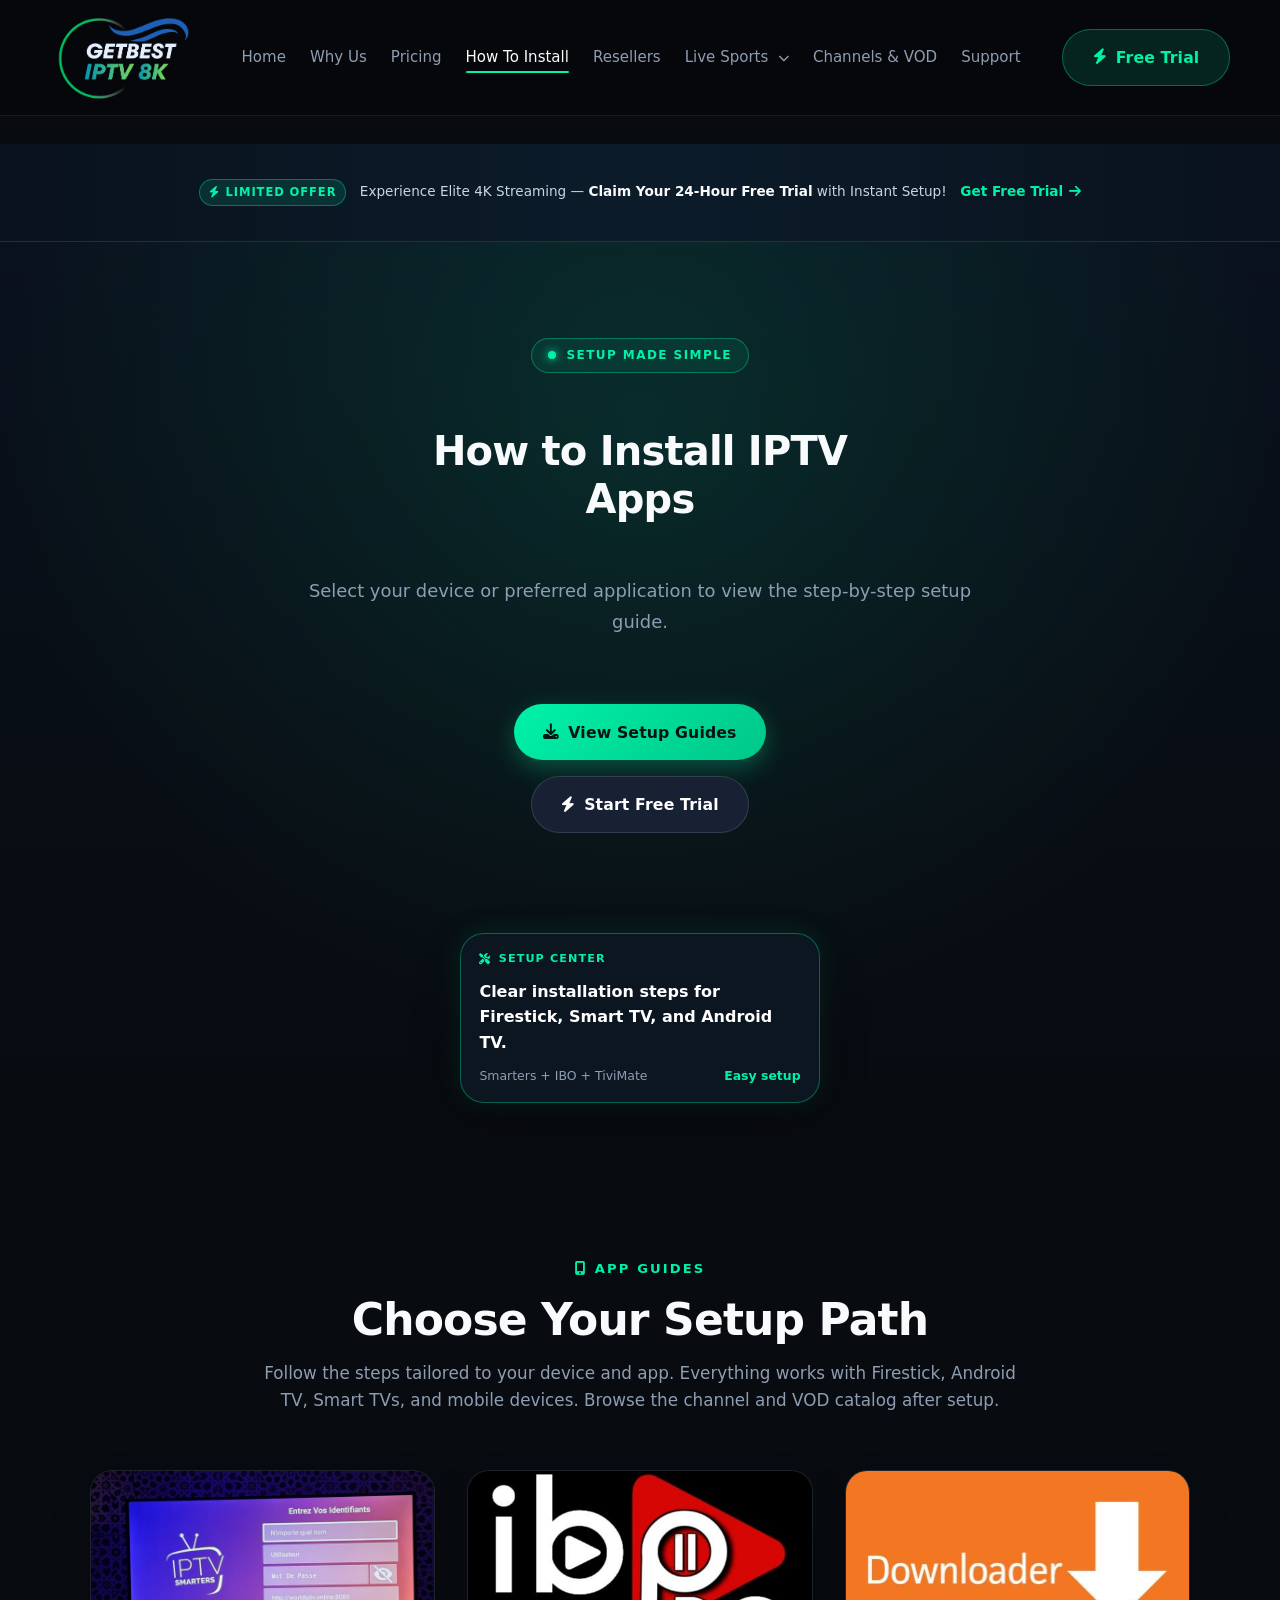
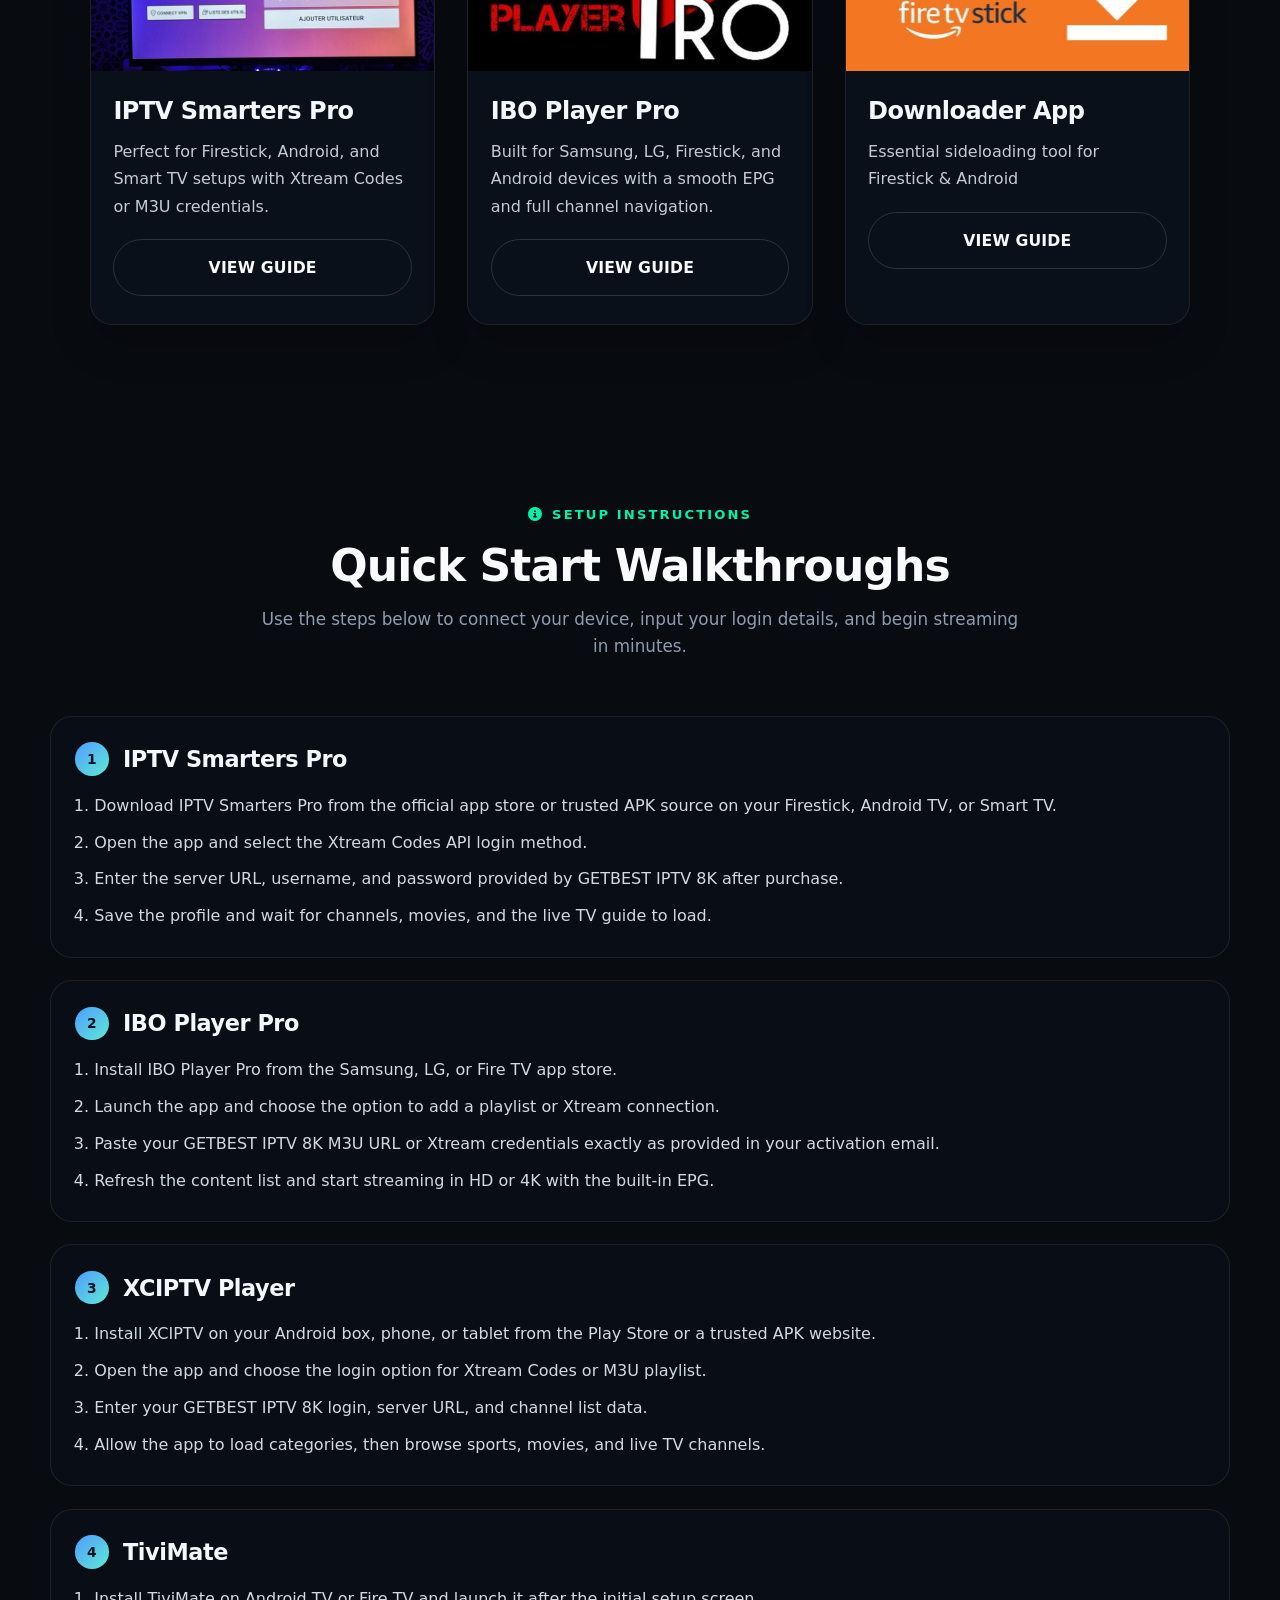
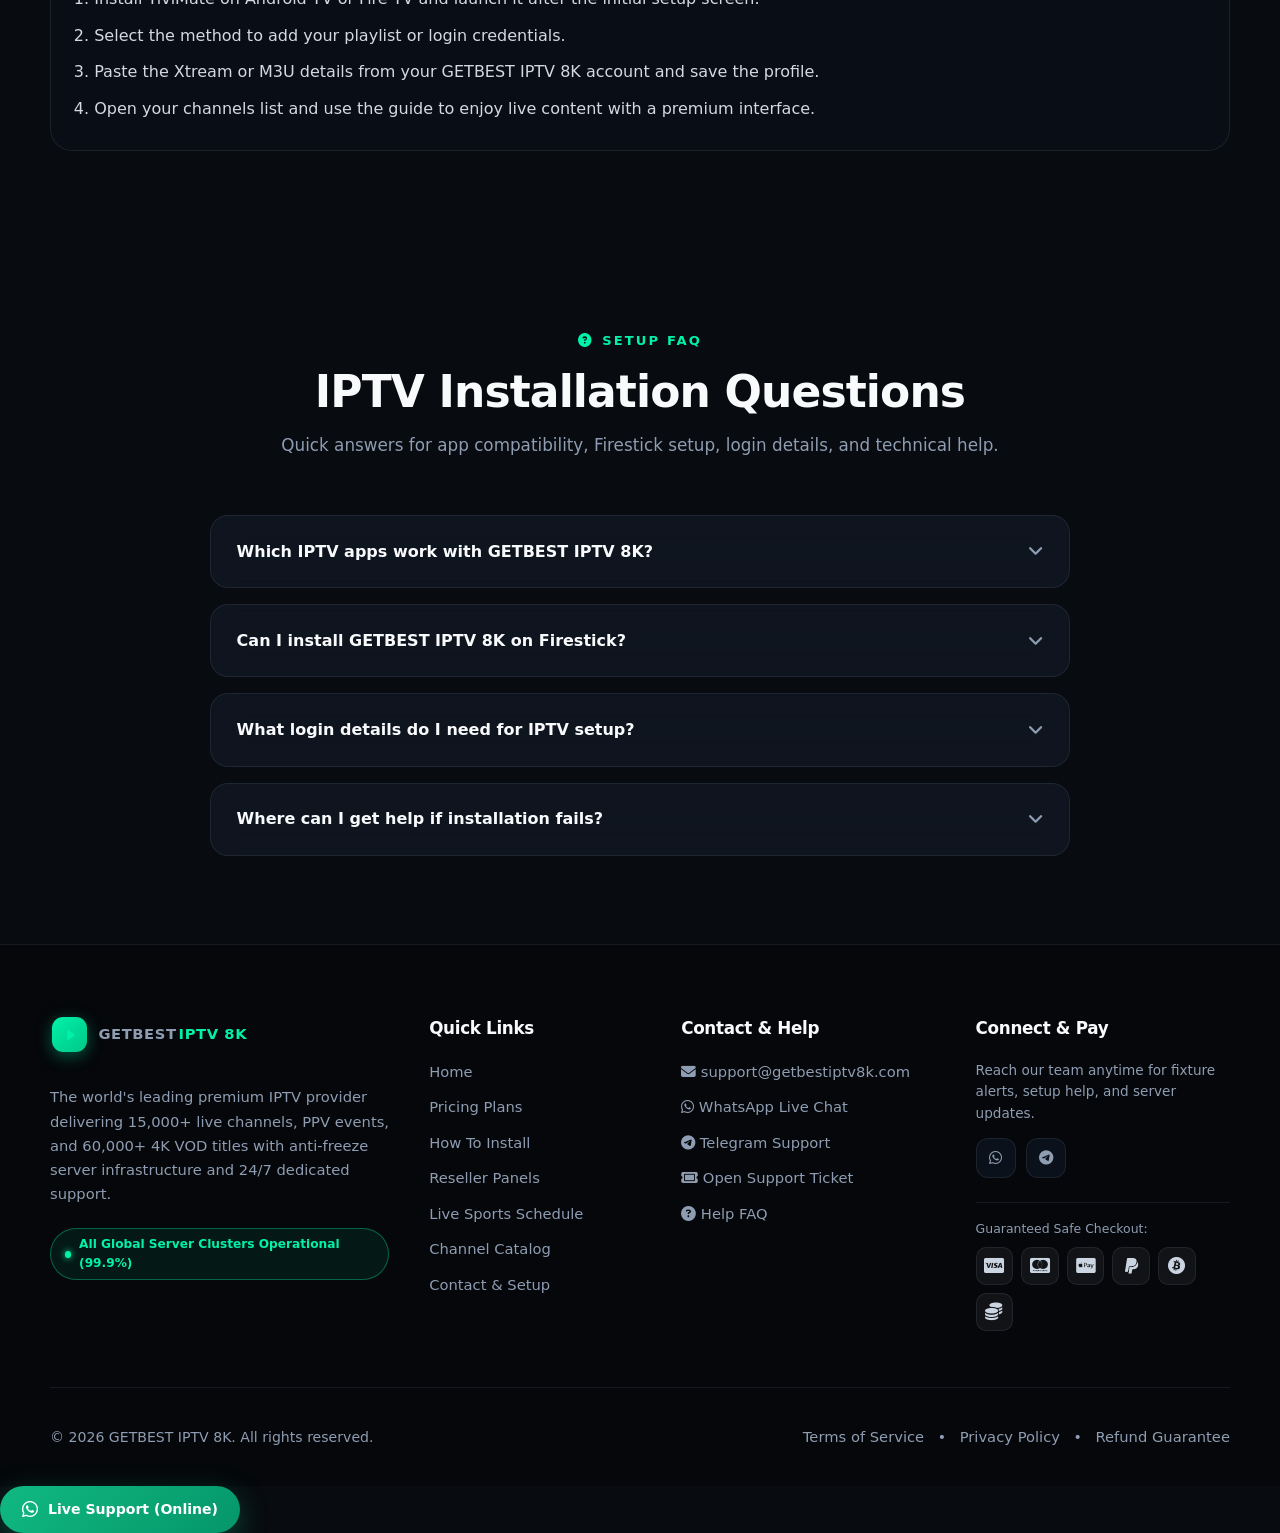
<file: install.html>
<!DOCTYPE html>
<html lang="en">

<head>
  <meta charset="UTF-8" />
  <meta name="viewport" content="width=device-width, initial-scale=1.0" />
  <meta name="description" content="Follow simple IPTV setup guides for Smarters Player, IBO Player, TiviMate, and Downloader on Firestick, Smart TV, Android TV, and mobile devices." />
  <meta name="keywords" content="IPTV installation guide, Firestick IPTV setup, Smart TV IPTV setup, Android TV IPTV, IPTV Smarters installation, IBO Player setup, TiviMate guide, Downloader IPTV" />
  <title>How to Install IPTV on Firestick and Smart TV | GETBEST IPTV 8K</title>
  <link rel="icon" type="image/png" href="/Favicon/favicon-96x96.png" sizes="96x96" />
  <link rel="icon" type="image/svg+xml" href="/Favicon/favicon.svg" />
  <link rel="shortcut icon" href="/Favicon/favicon.ico" />
  <link rel="apple-touch-icon" sizes="180x180" href="/Favicon/apple-touch-icon.png" />
  <meta name="apple-mobile-web-app-title" content="IPTV 8k" />
  <link rel="manifest" href="/Favicon/site.webmanifest" />
  <link rel="canonical" href="https://getbestiptv8k.com/install" />
  <meta property="og:type" content="website" />
  <meta property="og:site_name" content="GETBEST IPTV 8K" />
  <meta property="og:url" content="https://getbestiptv8k.com/install" />
  <meta property="og:title" content="How to Install IPTV on Firestick and Smart TV | GETBEST IPTV 8K" />
  <meta property="og:description" content="Get step-by-step setup instructions for the most popular IPTV apps and devices, including Firestick, Smart TV, and Android TV." />
  <meta property="og:image" content="https://getbestiptv8k.com/assets/images/apps/Downloader%20Codes.png" />
  <meta name="twitter:card" content="summary_large_image" />
  <meta name="twitter:title" content="How to Install IPTV on Firestick and Smart TV | GETBEST IPTV 8K" />
  <meta name="twitter:description" content="Set up GETBEST IPTV 8K quickly with clear device and app installation guides." />
  <meta name="twitter:image" content="https://getbestiptv8k.com/assets/images/apps/Downloader%20Codes.png" />
  <script type="application/ld+json">
  {
    "@context":"https://schema.org",
    "@type":"FAQPage",
    "url":"https://getbestiptv8k.com/install",
    "mainEntity":[
      {"@type":"Question","name":"Which IPTV apps work with GETBEST IPTV 8K?","acceptedAnswer":{"@type":"Answer","text":"GETBEST IPTV 8K works with IPTV Smarters Pro, IBO Player Pro, TiviMate, XCIPTV, GSE Smart IPTV, and other players supporting Xtream Codes or M3U playlists."}},
      {"@type":"Question","name":"Can I install GETBEST IPTV 8K on Firestick?","acceptedAnswer":{"@type":"Answer","text":"Yes. Install Downloader on Firestick, then follow the GETBEST IPTV 8K app setup steps for IPTV Smarters Pro, IBO Player, or another supported player."}},
      {"@type":"Question","name":"What login details do I need for IPTV setup?","acceptedAnswer":{"@type":"Answer","text":"You need the GETBEST IPTV 8K server URL, username, password, or M3U playlist link provided after activation."}},
      {"@type":"Question","name":"Where can I get help if installation fails?","acceptedAnswer":{"@type":"Answer","text":"Contact GETBEST IPTV 8K support through WhatsApp, Telegram, or the support ticket form for device-specific setup help."}}
    ]
  }
  </script>
  <link rel="stylesheet" href="https://cdnjs.cloudflare.com/ajax/libs/font-awesome/6.5.2/css/all.min.css" />
  <link rel="stylesheet" href="assets/style.css" />
  <style>
    .install-hero .hero-actions {
      justify-content: center;
    }

    .app-grid {
      display: grid;
      grid-template-columns: repeat(3, minmax(0, 1fr));
      gap: 2rem;
      max-width: 1100px;
      margin: 0 auto;
    }

    .app-card {
      background: rgba(12, 17, 27, 0.9);
      border: 1px solid rgba(255, 255, 255, 0.08);
      border-radius: 22px;
      overflow: hidden;
      box-shadow: 0 20px 40px rgba(0, 0, 0, 0.2);
      transition: transform 0.25s ease, border-color 0.25s ease;
    }

    .app-card:hover {
      transform: translateY(-6px);
      border-color: rgba(82, 214, 255, 0.5);
    }

    .app-card > img {
      width: 100%;
      height: 200px;
      object-fit: cover;
      border-top-left-radius: 12px;
      border-top-right-radius: 12px;
      margin: 0;
      display: block;
    }

    .app-card-body {
      padding: 1.5rem 1.4rem 1.7rem;
    }

    .app-card h3 {
      margin: 0 0 0.7rem;
      font-size: 1.5rem;
      color: #f4f7fb;
    }

    .app-card p {
      margin: 0 0 1.2rem;
      color: rgba(233, 239, 249, 0.84);
      line-height: 1.7;
    }

    .guide-list {
      display: grid;
      gap: 1.4rem;
    }

    .guide-item {
      background: rgba(10, 15, 24, 0.8);
      border: 1px solid rgba(255, 255, 255, 0.08);
      border-radius: 22px;
      padding: 1.6rem 1.5rem;
    }

    .guide-head {
      display: flex;
      align-items: center;
      gap: 0.9rem;
      margin-bottom: 1rem;
    }

    .guide-tag {
      display: inline-flex;
      align-items: center;
      justify-content: center;
      width: 2.1rem;
      height: 2.1rem;
      border-radius: 50%;
      background: linear-gradient(135deg, #4f9cff, #5eead4);
      color: #07111d;
      font-weight: 800;
      font-size: 0.86rem;
    }

    .guide-head h3 {
      margin: 0;
      color: #f4f7fb;
      font-size: 1.4rem;
    }

    .guide-steps {
      margin: 0;
      padding-left: 1.2rem;
      color: rgba(233, 239, 249, 0.9);
      line-height: 1.8;
    }

    .guide-steps li + li {
      margin-top: 0.5rem;
    }

    @media (max-width: 768px) {
      .app-grid {
        grid-template-columns: 1fr;
      }
    }

    @media (max-width: 640px) {
      .app-card h3 {
        font-size: 1.25rem;
      }
    }
  </style>
</head>

<body>
  <div class="page-shell">
    <div class="top-announcement">
      <div class="container announcement-inner">
        <span class="announcement-badge"><i class="fa-solid fa-bolt"></i> LIMITED OFFER</span>
        <p class="announcement-text">Experience Elite 4K Streaming — <strong>Claim Your 24-Hour Free Trial</strong> with
          Instant Setup!</p>
        <a href="support#trial" class="announcement-link">Get Free Trial <i
            class="fa-solid fa-arrow-right"></i></a>
      </div>
    </div>

    <header class="site-header">
      <div class="container header-inner">
        <a href="/" class="brand" aria-label="GETBEST IPTV 8K Home"><img src="Logo.png" alt="GETBEST IPTV 8K" class="brand-logo" style="width: 150px !important; height: auto !important; max-width: none !important;" width="381" height="222" /></a>
        <nav class="site-nav" id="main-nav" aria-label="Primary navigation">
          <ul class="nav-list">
            <li><a href="/#home">Home</a></li>
            <li><a href="/#features">Why Us</a></li>
            <li><a href="pricing">Pricing</a></li>
            <li><a href="install" class="active">How To Install</a></li>
            <li><a href="reseller">Resellers</a></li>
            <li class="nav-dropdown"><details><summary>Live Sports <i class="fa-solid fa-chevron-down"></i></summary><ul class="nav-dropdown-menu"><li><a href="football">Live Football</a></li><li><a href="sports">Live Sports</a></li></ul></details></li>
            <li><a href="catalog">Channels &amp; VOD</a></li>
            <li><a href="support">Support</a></li>
          </ul>
        </nav>
        <div class="header-actions">
          <a href="support#trial" class="button button-header-trial"><i class="fa-solid fa-bolt"></i> Free Trial</a>
          <button class="nav-toggle" aria-controls="main-nav" aria-expanded="false" id="nav-toggle"
            aria-label="Toggle navigation menu">
            <span class="bar"></span>
            <span class="bar"></span>
            <span class="bar"></span>
          </button>
        </div>
      </div>
    </header>

    <main>
      <section class="page-hero page-hero--support install-hero">
        <div class="page-hero-background" aria-hidden="true"></div>
        <div class="page-hero-overlay"></div>
        <div class="container hero-content hero-content--small">
          <div class="hero-badge-pill">
            <span class="pulse-dot"></span>
            <span>SETUP MADE SIMPLE</span>
          </div>
          <h1>How to Install IPTV Apps</h1>
          <p class="hero-text">Select your device or preferred application to view the step-by-step setup guide.</p>
          <div class="hero-actions">
            <a href="#setup-guides" class="button button-primary"><i class="fa-solid fa-download"></i> View Setup Guides</a>
            <a href="support#trial" class="button button-secondary"><i class="fa-solid fa-bolt"></i> Start Free Trial</a>
          </div>
          <aside class="subpage-hero-preview" aria-label="Installation guide preview">
            <span class="subpage-hero-preview__badge"><i class="fa-solid fa-screwdriver-wrench"></i> Setup Center</span>
            <span class="subpage-hero-preview__title">Clear installation steps for Firestick, Smart TV, and Android TV.</span>
            <span class="subpage-hero-preview__meta"><span>Smarters + IBO + TiviMate</span><strong>Easy setup</strong></span>
          </aside>
        </div>
      </section>

      <section class="section reveal" id="setup-guides">
        <div class="container section-heading">
          <span class="eyebrow"><i class="fa-solid fa-mobile-screen-button"></i> App Guides</span>
          <h2>Choose Your Setup Path</h2>
          <p>Follow the steps tailored to your device and app. Everything works with Firestick, Android TV, Smart TVs, and mobile devices. Browse the <a href="catalog">channel and VOD catalog</a> after setup.</p>
        </div>

        <div class="container app-grid">
          <article class="app-card">
            <img src="assets/images/apps/smarters.jpg" alt="IPTV Smarters Pro" width="736" height="552" loading="lazy" decoding="async">
            <div class="app-card-body">
              <h3>IPTV Smarters Pro</h3>
              <p>Perfect for Firestick, Android, and Smart TV setups with Xtream Codes or M3U credentials.</p>
              <a href="smarters-guide" class="button button-outline button-full">VIEW GUIDE</a>
            </div>
          </article>

          <article class="app-card">
            <img src="assets/images/apps/ibo.jpg" alt="IBO Player Pro" width="512" height="512" loading="lazy" decoding="async">
            <div class="app-card-body">
              <h3>IBO Player Pro</h3>
              <p>Built for Samsung, LG, Firestick, and Android devices with a smooth EPG and full channel navigation.</p>
              <a href="ibo-guide" class="button button-outline button-full">VIEW GUIDE</a>
            </div>
          </article>

          <article class="app-card">
            <img src="assets/images/apps/Downloader Codes.png" alt="Downloader App" width="711" height="400" loading="lazy" decoding="async">
            <div class="app-card-body">
              <h3>Downloader App</h3>
              <p>Essential sideloading tool for Firestick &amp; Android</p>
              <a href="downloader-guide" class="button button-outline button-full">VIEW GUIDE</a>
            </div>
          </article>
        </div>
      </section>

      <section class="section section--alt reveal" aria-label="Installation guides">
        <div class="container section-heading">
          <span class="eyebrow"><i class="fa-solid fa-circle-info"></i> Setup Instructions</span>
          <h2>Quick Start Walkthroughs</h2>
          <p>Use the steps below to connect your device, input your login details, and begin streaming in minutes.</p>
        </div>

        <div class="container guide-list">
          <article class="guide-item" id="guide-smarters">
            <div class="guide-head">
              <span class="guide-tag">1</span>
              <h3>IPTV Smarters Pro</h3>
            </div>
            <ol class="guide-steps">
              <li>Download IPTV Smarters Pro from the official app store or trusted APK source on your Firestick, Android TV, or Smart TV.</li>
              <li>Open the app and select the Xtream Codes API login method.</li>
              <li>Enter the server URL, username, and password provided by GETBEST IPTV 8K after purchase.</li>
              <li>Save the profile and wait for channels, movies, and the live TV guide to load.</li>
            </ol>
          </article>

          <article class="guide-item" id="guide-ibo">
            <div class="guide-head">
              <span class="guide-tag">2</span>
              <h3>IBO Player Pro</h3>
            </div>
            <ol class="guide-steps">
              <li>Install IBO Player Pro from the Samsung, LG, or Fire TV app store.</li>
              <li>Launch the app and choose the option to add a playlist or Xtream connection.</li>
              <li>Paste your GETBEST IPTV 8K M3U URL or Xtream credentials exactly as provided in your activation email.</li>
              <li>Refresh the content list and start streaming in HD or 4K with the built-in EPG.</li>
            </ol>
          </article>

          <article class="guide-item" id="guide-xc">
            <div class="guide-head">
              <span class="guide-tag">3</span>
              <h3>XCIPTV Player</h3>
            </div>
            <ol class="guide-steps">
              <li>Install XCIPTV on your Android box, phone, or tablet from the Play Store or a trusted APK website.</li>
              <li>Open the app and choose the login option for Xtream Codes or M3U playlist.</li>
              <li>Enter your GETBEST IPTV 8K login, server URL, and channel list data.</li>
              <li>Allow the app to load categories, then browse sports, movies, and live TV channels.</li>
            </ol>
          </article>

          <article class="guide-item" id="guide-tivimate">
            <div class="guide-head">
              <span class="guide-tag">4</span>
              <h3>TiviMate</h3>
            </div>
            <ol class="guide-steps">
              <li>Install TiviMate on Android TV or Fire TV and launch it after the initial setup screen.</li>
              <li>Select the method to add your playlist or login credentials.</li>
              <li>Paste the Xtream or M3U details from your GETBEST IPTV 8K account and save the profile.</li>
              <li>Open your channels list and use the guide to enjoy live content with a premium interface.</li>
            </ol>
          </article>
        </div>
      </section>

      <section class="faq-section reveal" aria-label="IPTV installation frequently asked questions">
        <div class="container section-heading">
          <span class="eyebrow"><i class="fa-solid fa-circle-question"></i> Setup FAQ</span>
          <h2>IPTV Installation Questions</h2>
          <p>Quick answers for app compatibility, Firestick setup, login details, and technical help.</p>
        </div>
        <div class="container faq-accordion-wrapper">
          <article class="faq-item"><button class="faq-trigger" aria-expanded="false"><span class="faq-question-text">Which IPTV apps work with GETBEST IPTV 8K?</span></button><div class="faq-content"><p>GETBEST IPTV 8K works with IPTV Smarters Pro, IBO Player Pro, TiviMate, XCIPTV, GSE Smart IPTV, and other players supporting Xtream Codes or M3U playlists.</p></div></article>
          <article class="faq-item"><button class="faq-trigger" aria-expanded="false"><span class="faq-question-text">Can I install GETBEST IPTV 8K on Firestick?</span></button><div class="faq-content"><p>Yes. Install Downloader on Firestick, then follow the GETBEST IPTV 8K app setup steps for IPTV Smarters Pro, IBO Player, or another supported player.</p></div></article>
          <article class="faq-item"><button class="faq-trigger" aria-expanded="false"><span class="faq-question-text">What login details do I need for IPTV setup?</span></button><div class="faq-content"><p>You need the GETBEST IPTV 8K server URL, username, password, or M3U playlist link provided after activation.</p></div></article>
          <article class="faq-item"><button class="faq-trigger" aria-expanded="false"><span class="faq-question-text">Where can I get help if installation fails?</span></button><div class="faq-content"><p>Contact GETBEST IPTV 8K support through WhatsApp, Telegram, or the support ticket form for device-specific setup help.</p></div></article>
        </div>
      </section>
    </main>

    <footer class="site-footer">
      <div class="container footer-grid">
        <div class="footer-col-main">
          <a href="/" class="brand footer-brand"><span class="brand-icon-wrapper"><svg class="logo-icon" viewBox="0 0 24 24" width="16" height="16" aria-hidden="true" focusable="false"><path fill="currentColor" d="M8 5.5v13a1 1 0 0 0 1.54.84l9-6.5a1 1 0 0 0 0-1.68l-9-6.5A1 1 0 0 0 8 5.5Z" /></svg></span>GETBEST<span>IPTV 8K</span></a>
          <p class="footer-desc">The world's leading premium IPTV provider delivering 15,000+ live channels, PPV events,
            and 60,000+ 4K VOD titles with anti-freeze server infrastructure and 24/7 dedicated support.</p>
          <div class="footer-status-pill"><span class="status-indicator"></span><span>All Global Server Clusters
              Operational (99.9%)</span></div>
        </div>
        <div>
          <h3>Quick Links</h3>
          <ul>
            <li><a href="/#home">Home</a></li>
            <li><a href="pricing">Pricing Plans</a></li>
            <li><a href="install">How To Install</a></li>
            <li><a href="reseller">Reseller Panels</a></li>
            <li><a href="sports">Live Sports Schedule</a></li>
            <li><a href="catalog">Channel Catalog</a></li>
            <li><a href="support">Contact & Setup</a></li>
          </ul>
        </div>
        <div>
          <h3>Contact & Help</h3>
          <ul>
            <li><a href="mailto:support@getbestiptv8k.com"><i class="fa-solid fa-envelope"></i>
                support@getbestiptv8k.com</a></li>
            <li><a href="support#contact-form"><i class="fa-brands fa-whatsapp"></i> WhatsApp Live Chat</a></li>
            <li><a href="support#contact-form"><i class="fa-brands fa-telegram"></i> Telegram Support</a></li>
            <li><a href="support#contact-form"><i class="fa-solid fa-ticket"></i> Open Support Ticket</a></li>
            <li><a href="/#faq"><i class="fa-solid fa-circle-question"></i> Help FAQ</a></li>
          </ul>
        </div>
        <div>
          <h3>Connect & Pay</h3>
          <p class="footer-subtext">Reach our team anytime for fixture alerts, setup help, and server updates.</p>
          <div class="footer-icon-row" aria-label="Support channels">
            <a href="support#contact-form" class="footer-icon-placeholder" aria-label="WhatsApp"
              title="WhatsApp"><i class="fa-brands fa-whatsapp"></i></a>
            <a href="support#contact-form" class="footer-icon-placeholder" aria-label="Telegram"
              title="Telegram"><i class="fa-brands fa-telegram"></i></a>
          </div>
          <div class="footer-payment-wrapper">
            <span class="payment-title">Guaranteed Safe Checkout:</span>
            <div class="footer-payment-placeholders" aria-label="Supported payment methods">
              <span class="payment-placeholder" title="Visa Card"><i class="fa-brands fa-cc-visa"></i></span>
              <span class="payment-placeholder" title="Mastercard"><i class="fa-brands fa-cc-mastercard"></i></span>
              <span class="payment-placeholder" title="Apple Pay"><i class="fa-brands fa-cc-apple-pay"></i></span>
              <span class="payment-placeholder" title="PayPal"><i class="fa-brands fa-paypal"></i></span>
              <span class="payment-placeholder" title="Bitcoin / Crypto"><i class="fa-brands fa-bitcoin"></i></span>
              <span class="payment-placeholder" title="USDT Tether"><i class="fa-solid fa-coins"></i></span>
            </div>
          </div>
        </div>
      </div>
      <div class="container footer-bottom">
        <div class="footer-bottom-inner">
          <p>&copy; 2026 GETBEST IPTV 8K. All rights reserved.</p>
          <div class="footer-bottom-links"><a href="terms">Terms of Service</a><span>•</span><a
              href="privacy">Privacy Policy</a><span>•</span><a href="terms#refund">Refund Guarantee</a></div>
        </div>
      </div>
    </footer>
    <button class="back-to-top" aria-label="Back to top" title="Scroll to top"><i class="fa-solid fa-arrow-up"
        aria-hidden="true"></i></button>
    <a class="sticky-cta" href="support#contact-form" aria-label="Chat with Support on WhatsApp"><i
        class="fa-brands fa-whatsapp" aria-hidden="true"></i><span>Live
        Support (Online)</span></a>
  </div>
  <script src="assets/script.js" defer></script>
</body>

</html>
</file>
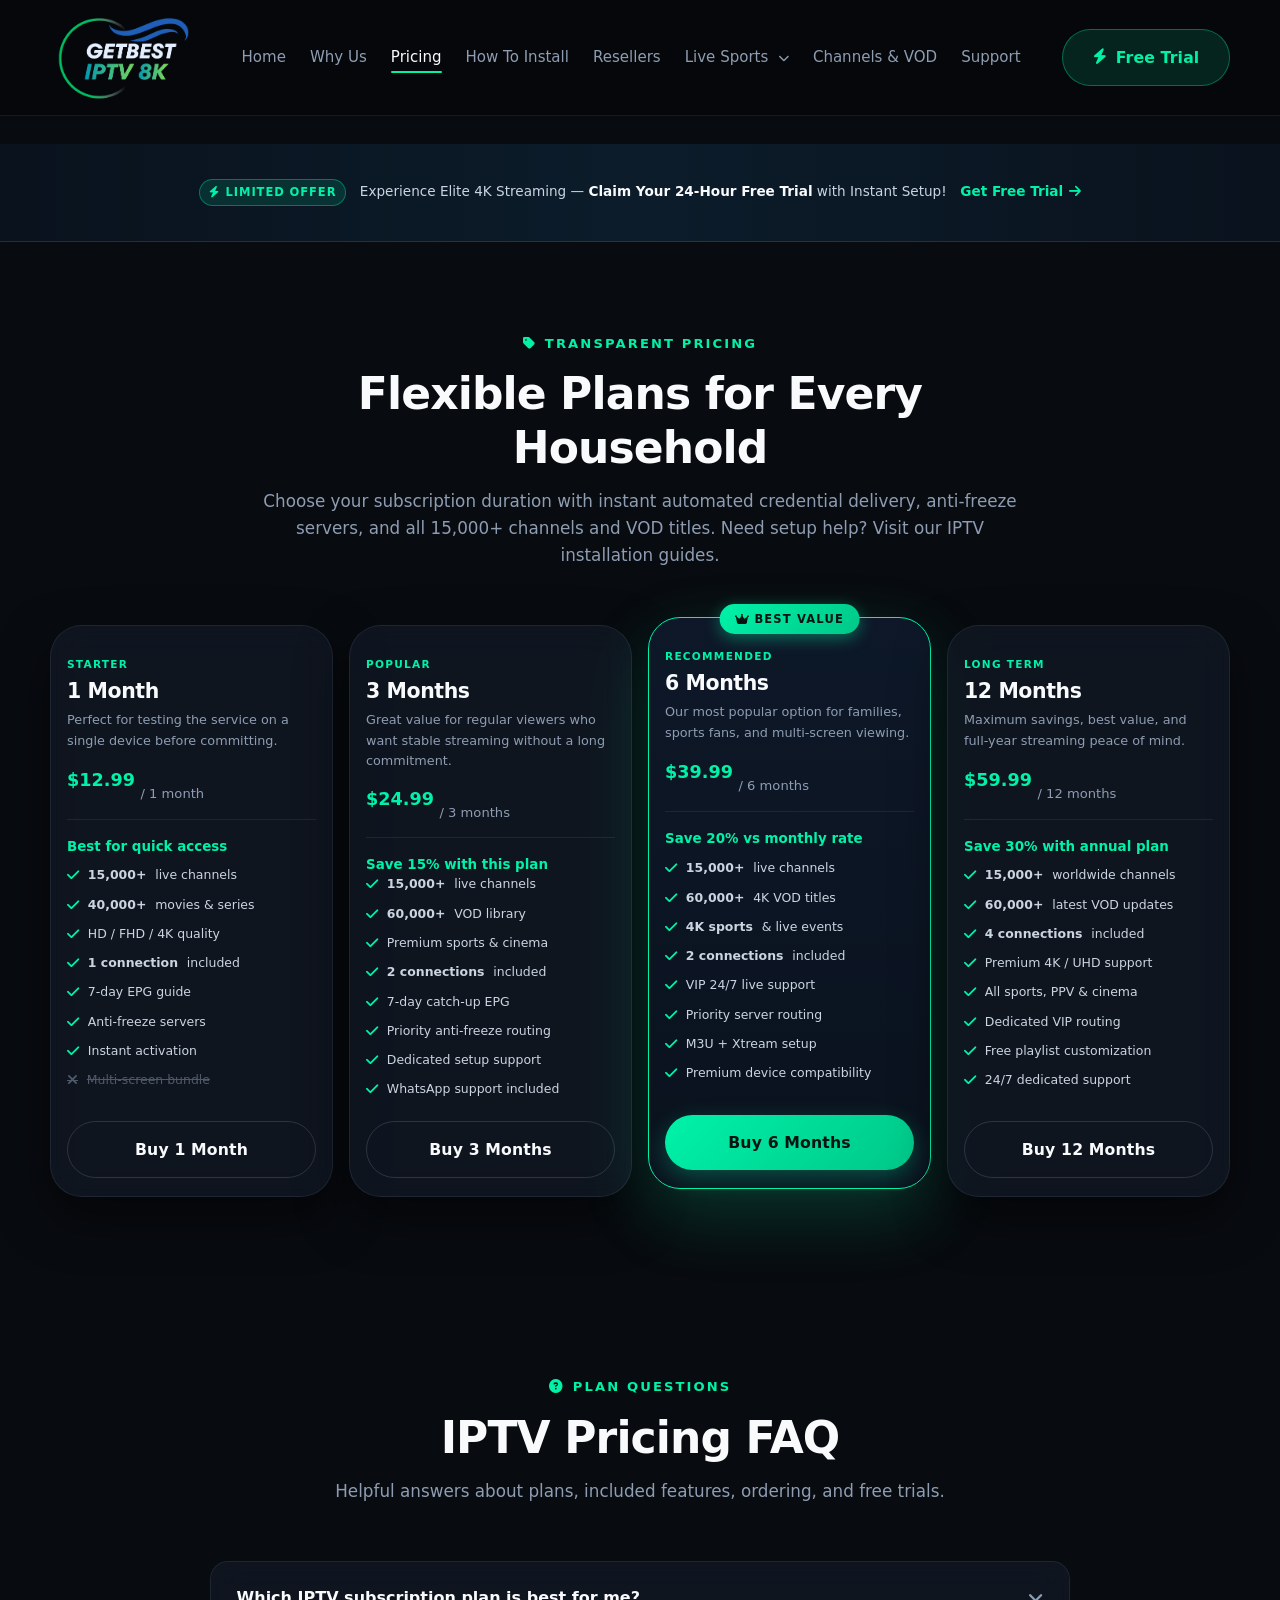
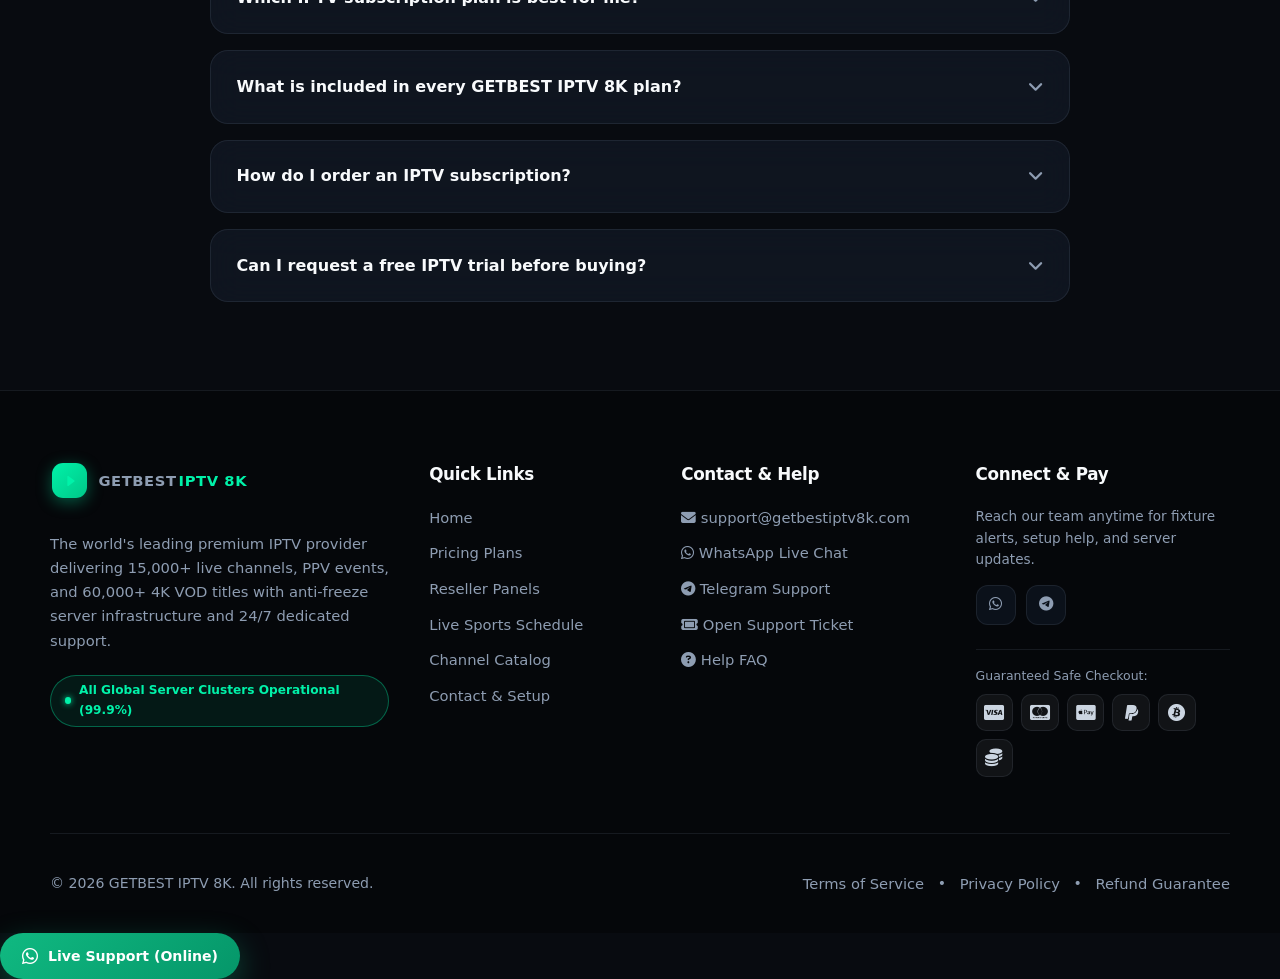
<file: pricing.html>
<!DOCTYPE html>
<html lang="en">

<head>
  <meta charset="UTF-8" />
  <meta name="viewport" content="width=device-width, initial-scale=1.0" />
  <meta name="description" content="Check our affordable IPTV pricing plans. Get access to premium sports, movies & live events with instant activation and 24/7 support. Join today!" />
  <meta name="keywords" content="IPTV prices, IPTV subscription plans, buy IPTV online, cheap 4K IPTV, monthly IPTV plan, annual IPTV subscription, live sports IPTV, IPTV free trial, Firestick IPTV" />
  <title>Best IPTV Subscription Plans 2026 | Cheap & Reliable 8K Streams</title>
  <link rel="icon" type="image/png" href="/Favicon/favicon-96x96.png" sizes="96x96" />
  <link rel="icon" type="image/svg+xml" href="/Favicon/favicon.svg" />
  <link rel="shortcut icon" href="/Favicon/favicon.ico" />
  <link rel="apple-touch-icon" sizes="180x180" href="/Favicon/apple-touch-icon.png" />
  <meta name="apple-mobile-web-app-title" content="IPTV 8k" />
  <link rel="manifest" href="/Favicon/site.webmanifest" />
  <link rel="canonical" href="https://getbestiptv8k.com/pricing" />
  <meta property="og:type" content="website" />
  <meta property="og:site_name" content="GETBEST IPTV 8K" />
  <meta property="og:url" content="https://getbestiptv8k.com/pricing" />
  <meta property="og:title" content="IPTV Subscription Plans from $12.99 | GETBEST IPTV 8K" />
  <meta property="og:description" content="Choose a flexible 1, 3, 6, or 12-month IPTV plan with 4K channels, sports, VOD, and instant activation." />
  <meta property="og:image" content="https://getbestiptv8k.com/assets/images/worldcup2030.jpeg" />
  <meta name="twitter:card" content="summary_large_image" />
  <meta name="twitter:title" content="IPTV Subscription Plans from $12.99 | GETBEST IPTV 8K" />
  <meta name="twitter:description" content="Compare flexible IPTV plans with premium live TV, sports, movies, and instant setup." />
  <meta name="twitter:image" content="https://getbestiptv8k.com/assets/images/worldcup2030.jpeg" />
  <script type="application/ld+json">
  {
    "@context":"https://schema.org",
    "@type":"FAQPage",
    "url":"https://getbestiptv8k.com/pricing",
    "mainEntity":[
      {"@type":"Question","name":"Which IPTV subscription plan is best for me?","acceptedAnswer":{"@type":"Answer","text":"Choose 1 month to test the service, 3 months for regular viewing, 6 months for family and sports use, or 12 months for the best annual value."}},
      {"@type":"Question","name":"What is included in every GETBEST IPTV 8K plan?","acceptedAnswer":{"@type":"Answer","text":"Plans include live channels, movies and series, HD/FHD/4K quality, anti-freeze routing, instant activation, and setup support. Connection limits vary by plan."}},
      {"@type":"Question","name":"How do I order an IPTV subscription?","acceptedAnswer":{"@type":"Answer","text":"Choose a plan and click its buy button to contact GETBEST IPTV 8K directly on WhatsApp for activation and payment instructions."}},
      {"@type":"Question","name":"Can I request a free IPTV trial before buying?","acceptedAnswer":{"@type":"Answer","text":"Yes. Request a free 24-hour trial through the GETBEST IPTV 8K support page before choosing a paid subscription."}}
    ]
  }
  </script>
  <script type="application/ld+json">
  {
    "@context": "https://schema.org",
    "@type": "Product",
    "name": "GETBEST IPTV 8K Subscription",
    "description": "Premium IPTV subscription with 15,000+ live channels, 60,000+ VOD movies and series, 4K sports streaming, anti-freeze servers, and instant activation.",
    "brand": {
      "@type": "Brand",
      "name": "GETBEST IPTV 8K"
    },
    "image": "https://getbestiptv8k.com/assets/images/worldcup2030.jpeg",
    "category": "IPTV & Streaming Services",
    "offers": [
      {
        "@type": "Offer",
        "name": "Starter Plan - 1 Month",
        "description": "1 month access with 15,000+ live channels, 40,000+ VOD titles, 1 connection, 7-day EPG, and anti-freeze servers.",
        "price": "12.99",
        "priceCurrency": "USD",
        "priceValidUntil": "2026-12-31",
        "availability": "https://schema.org/InStock",
        "url": "https://getbestiptv8k.com/pricing#starter",
        "seller": {
          "@type": "Organization",
          "name": "GETBEST IPTV 8K"
        }
      },
      {
        "@type": "Offer",
        "name": "Popular Plan - 3 Months",
        "description": "3 months access with 15,000+ live channels, 60,000+ VOD library, 2 connections included, 7-day catch-up EPG, and priority anti-freeze routing.",
        "price": "24.99",
        "priceCurrency": "USD",
        "priceValidUntil": "2026-12-31",
        "availability": "https://schema.org/InStock",
        "url": "https://getbestiptv8k.com/pricing#quarterly",
        "seller": {
          "@type": "Organization",
          "name": "GETBEST IPTV 8K"
        }
      },
      {
        "@type": "Offer",
        "name": "Recommended Plan - 6 Months",
        "description": "6 months access with 15,000+ live channels, 60,000+ 4K VOD titles, 4K sports, 2 connections, VIP 24/7 live support, and priority server routing.",
        "price": "39.99",
        "priceCurrency": "USD",
        "priceValidUntil": "2026-12-31",
        "availability": "https://schema.org/InStock",
        "url": "https://getbestiptv8k.com/pricing#premium",
        "seller": {
          "@type": "Organization",
          "name": "GETBEST IPTV 8K"
        }
      },
      {
        "@type": "Offer",
        "name": "Elite Plan - 12 Months",
        "description": "12 months access with 15,000+ worldwide channels, 60,000+ VOD titles, 4 connections included, 4K/UHD sports & PPV, dedicated VIP routing, and 24/7 dedicated support.",
        "price": "59.99",
        "priceCurrency": "USD",
        "priceValidUntil": "2026-12-31",
        "availability": "https://schema.org/InStock",
        "url": "https://getbestiptv8k.com/pricing#elite",
        "seller": {
          "@type": "Organization",
          "name": "GETBEST IPTV 8K"
        }
      }
    ]
  }
  </script>
  <link rel="stylesheet" href="https://cdnjs.cloudflare.com/ajax/libs/font-awesome/6.5.2/css/all.min.css" />
  <link rel="stylesheet" href="assets/style.css" />
</head>

<body>
  <div class="page-shell">
    <div class="top-announcement">
      <div class="container announcement-inner">
        <span class="announcement-badge"><i class="fa-solid fa-bolt"></i> LIMITED OFFER</span>
        <p class="announcement-text">Experience Elite 4K Streaming — <strong>Claim Your 24-Hour Free Trial</strong> with
          Instant Setup!</p>
        <a href="support#trial" class="announcement-link">Get Free Trial <i
            class="fa-solid fa-arrow-right"></i></a>
      </div>
    </div>

    <header class="site-header">
      <div class="container header-inner">
        <a href="/" class="brand" aria-label="GETBEST IPTV 8K Home"><img src="Logo.png" alt="GETBEST IPTV 8K" class="brand-logo" style="width: 150px !important; height: auto !important; max-width: none !important;" width="381" height="222" /></a>
        <nav class="site-nav" id="main-nav" aria-label="Primary navigation">
          <ul class="nav-list">
            <li><a href="/#home">Home</a></li>
            <li><a href="/#features">Why Us</a></li>
            <li><a href="pricing" class="active">Pricing</a></li>
            <li><a href="install">How To Install</a></li>
            <li><a href="reseller">Resellers</a></li>
            <li class="nav-dropdown"><details><summary>Live Sports <i class="fa-solid fa-chevron-down"></i></summary><ul class="nav-dropdown-menu"><li><a href="football">Live Football</a></li><li><a href="sports">Live Sports</a></li></ul></details></li>
            <li><a href="catalog">Channels &amp; VOD</a></li>
            <li><a href="support">Support</a></li>
          </ul>
        </nav>
        <div class="header-actions">
          <a href="support#trial" class="button button-header-trial"><i class="fa-solid fa-bolt"></i> Free
            Trial</a>
          <button class="nav-toggle" aria-controls="main-nav" aria-expanded="false" id="nav-toggle"
            aria-label="Toggle navigation menu">
            <span class="bar"></span>
            <span class="bar"></span>
            <span class="bar"></span>
          </button>
        </div>
      </div>
    </header>

    <main>
      <section class="plans-section reveal" id="plans">
        <div class="container section-heading">
          <span class="eyebrow"><i class="fa-solid fa-tag"></i> Transparent Pricing</span>
          <h2>Flexible Plans for Every Household</h2>
          <p>Choose your subscription duration with instant automated credential delivery, anti-freeze servers, and all
            <a href="catalog">15,000+ channels and VOD titles</a>. Need setup help? Visit our <a href="install">IPTV installation guides</a>.</p>
        </div>

        <div class="container plan-grid">
          <article class="plan-card" data-plan="starter">
            <div class="plan-header">
              <span class="plan-label">STARTER</span>
              <h3>1 Month</h3>
              <p class="plan-desc">Perfect for testing the service on a single device before committing.</p>
              <div class="plan-price-wrap">
                <span class="plan-price"><span>$</span><span class="plan-price-num">12.99</span></span>
                <span class="plan-period">/ 1 month</span>
              </div>
              <div class="plan-price-subtext">Best for quick access</div>
            </div>
            <ul class="plan-features-list">
              <li><i class="fa-solid fa-check"></i> <strong>15,000+</strong> live channels</li>
              <li><i class="fa-solid fa-check"></i> <strong>40,000+</strong> movies & series</li>
              <li><i class="fa-solid fa-check"></i> HD / FHD / 4K quality</li>
              <li><i class="fa-solid fa-check"></i> <strong>1 connection</strong> included</li>
              <li><i class="fa-solid fa-check"></i> 7-day EPG guide</li>
              <li><i class="fa-solid fa-check"></i> Anti-freeze servers</li>
              <li><i class="fa-solid fa-check"></i> Instant activation</li>
              <li class="disabled"><i class="fa-solid fa-xmark"></i> Multi-screen bundle</li>
            </ul>
            <div class="plan-action"><a href="https://wa.me/212788774886?text=Hi%20GETBEST%20IPTV%208K%2C%20I%20want%20to%20buy%20the%201%20Month%20plan." class="button button-outline button-full" target="_blank" rel="noopener noreferrer">Buy 1 Month</a></div>
          </article>

          <article class="plan-card" data-plan="quarterly">
            <div class="plan-header">
              <span class="plan-label">POPULAR</span>
              <h3>3 Months</h3>
              <p class="plan-desc">Great value for regular viewers who want stable streaming without a long commitment.</p>
              <div class="plan-price-wrap">
                <span class="plan-price"><span>$</span><span class="plan-price-num">24.99</span></span>
                <span class="plan-period">/ 3 months</span>
              </div>
              <div class="plan-price-subtext">Save 15% with this plan</div>
            </div>
            <ul class="plan-features-list">
              <li><i class="fa-solid fa-check"></i> <strong>15,000+</strong> live channels</li>
              <li><i class="fa-solid fa-check"></i> <strong>60,000+</strong> VOD library</li>
              <li><i class="fa-solid fa-check"></i> Premium sports & cinema</li>
              <li><i class="fa-solid fa-check"></i> <strong>2 connections</strong> included</li>
              <li><i class="fa-solid fa-check"></i> 7-day catch-up EPG</li>
              <li><i class="fa-solid fa-check"></i> Priority anti-freeze routing</li>
              <li><i class="fa-solid fa-check"></i> Dedicated setup support</li>
              <li><i class="fa-solid fa-check"></i> WhatsApp support included</li>
            </ul>
            <div class="plan-action"><a href="https://wa.me/212788774886?text=Hi%20GETBEST%20IPTV%208K%2C%20I%20want%20to%20buy%20the%203%20Month%20plan." class="button button-outline button-full" target="_blank" rel="noopener noreferrer">Buy 3 Months</a></div>
          </article>

          <article class="plan-card plan-card--featured" data-plan="premium">
            <div class="plan-badge"><i class="fa-solid fa-crown"></i> BEST VALUE</div>
            <div class="plan-header">
              <span class="plan-label">RECOMMENDED</span>
              <h3>6 Months</h3>
              <p class="plan-desc">Our most popular option for families, sports fans, and multi-screen viewing.</p>
              <div class="plan-price-wrap">
                <span class="plan-price"><span>$</span><span class="plan-price-num">39.99</span></span>
                <span class="plan-period">/ 6 months</span>
              </div>
              <div class="plan-price-subtext">Save 20% vs monthly rate</div>
            </div>
            <ul class="plan-features-list">
              <li><i class="fa-solid fa-check"></i> <strong>15,000+</strong> live channels</li>
              <li><i class="fa-solid fa-check"></i> <strong>60,000+</strong> 4K VOD titles</li>
              <li><i class="fa-solid fa-check"></i> <strong>4K sports</strong> & live events</li>
              <li><i class="fa-solid fa-check"></i> <strong>2 connections</strong> included</li>
              <li><i class="fa-solid fa-check"></i> VIP 24/7 live support</li>
              <li><i class="fa-solid fa-check"></i> Priority server routing</li>
              <li><i class="fa-solid fa-check"></i> M3U + Xtream setup</li>
              <li><i class="fa-solid fa-check"></i> Premium device compatibility</li>
            </ul>
            <div class="plan-action"><a href="https://wa.me/212788774886?text=Hi%20GETBEST%20IPTV%208K%2C%20I%20want%20to%20buy%20the%206%20Month%20plan." class="button button-primary button-full button-glow" target="_blank" rel="noopener noreferrer">Buy 6 Months</a></div>
          </article>

          <article class="plan-card" data-plan="elite">
            <div class="plan-header">
              <span class="plan-label">LONG TERM</span>
              <h3>12 Months</h3>
              <p class="plan-desc">Maximum savings, best value, and full-year streaming peace of mind.</p>
              <div class="plan-price-wrap">
                <span class="plan-price"><span>$</span><span class="plan-price-num">59.99</span></span>
                <span class="plan-period">/ 12 months</span>
              </div>
              <div class="plan-price-subtext">Save 30% with annual plan</div>
            </div>
            <ul class="plan-features-list">
              <li><i class="fa-solid fa-check"></i> <strong>15,000+</strong> worldwide channels</li>
              <li><i class="fa-solid fa-check"></i> <strong>60,000+</strong> latest VOD updates</li>
              <li><i class="fa-solid fa-check"></i> <strong>4 connections</strong> included</li>
              <li><i class="fa-solid fa-check"></i> Premium 4K / UHD support</li>
              <li><i class="fa-solid fa-check"></i> All sports, PPV & cinema</li>
              <li><i class="fa-solid fa-check"></i> Dedicated VIP routing</li>
              <li><i class="fa-solid fa-check"></i> Free playlist customization</li>
              <li><i class="fa-solid fa-check"></i> 24/7 dedicated support</li>
            </ul>
            <div class="plan-action"><a href="https://wa.me/212788774886?text=Hi%20GETBEST%20IPTV%208K%2C%20I%20want%20to%20buy%20the%2012%20Month%20plan." class="button button-outline button-full" target="_blank" rel="noopener noreferrer">Buy 12 Months</a></div>
          </article>
        </div>
      </section>

      <section class="faq-section reveal" aria-label="Pricing frequently asked questions">
        <div class="container section-heading">
          <span class="eyebrow"><i class="fa-solid fa-circle-question"></i> Plan Questions</span>
          <h2>IPTV Pricing FAQ</h2>
          <p>Helpful answers about plans, included features, ordering, and free trials.</p>
        </div>
        <div class="container faq-accordion-wrapper">
          <article class="faq-item"><button class="faq-trigger" aria-expanded="false"><span class="faq-question-text">Which IPTV subscription plan is best for me?</span></button><div class="faq-content"><p>Choose 1 month to test the service, 3 months for regular viewing, 6 months for family and sports use, or 12 months for the best annual value.</p></div></article>
          <article class="faq-item"><button class="faq-trigger" aria-expanded="false"><span class="faq-question-text">What is included in every GETBEST IPTV 8K plan?</span></button><div class="faq-content"><p>Plans include live channels, movies and series, HD/FHD/4K quality, anti-freeze routing, instant activation, and setup support. Connection limits vary by plan.</p></div></article>
          <article class="faq-item"><button class="faq-trigger" aria-expanded="false"><span class="faq-question-text">How do I order an IPTV subscription?</span></button><div class="faq-content"><p>Choose a plan and click its buy button to contact GETBEST IPTV 8K directly on WhatsApp for activation and payment instructions.</p></div></article>
          <article class="faq-item"><button class="faq-trigger" aria-expanded="false"><span class="faq-question-text">Can I request a free IPTV trial before buying?</span></button><div class="faq-content"><p>Yes. Request a free 24-hour trial through the GETBEST IPTV 8K support page before choosing a paid subscription.</p></div></article>
        </div>
      </section>
    </main>

    <footer class="site-footer">
      <div class="container footer-grid">
        <div class="footer-col-main">
          <a href="/" class="brand footer-brand"><span class="brand-icon-wrapper"><svg class="logo-icon" viewBox="0 0 24 24" width="16" height="16" aria-hidden="true" focusable="false"><path fill="currentColor" d="M8 5.5v13a1 1 0 0 0 1.54.84l9-6.5a1 1 0 0 0 0-1.68l-9-6.5A1 1 0 0 0 8 5.5Z" /></svg></span>GETBEST<span>IPTV 8K</span></a>
          <p class="footer-desc">The world's leading premium IPTV provider delivering 15,000+ live channels, PPV events,
            and 60,000+ 4K VOD titles with anti-freeze server infrastructure and 24/7 dedicated support.</p>
          <div class="footer-status-pill"><span class="status-indicator"></span><span>All Global Server Clusters
              Operational (99.9%)</span></div>
        </div>
        <div>
          <h3>Quick Links</h3>
          <ul>
            <li><a href="/#home">Home</a></li>
            <li><a href="pricing">Pricing Plans</a></li>
            <li><a href="reseller">Reseller Panels</a></li>
            <li><a href="sports">Live Sports Schedule</a></li>
            <li><a href="catalog">Channel Catalog</a></li>
            <li><a href="support">Contact & Setup</a></li>
          </ul>
        </div>
        <div>
          <h3>Contact & Help</h3>
          <ul>
            <li><a href="mailto:support@getbestiptv8k.com"><i class="fa-solid fa-envelope"></i>
                support@getbestiptv8k.com</a></li>
            <li><a href="support#contact-form"><i class="fa-brands fa-whatsapp"></i> WhatsApp Live Chat</a></li>
            <li><a href="support#contact-form"><i class="fa-brands fa-telegram"></i> Telegram Support</a></li>
            <li><a href="support#contact-form"><i class="fa-solid fa-ticket"></i> Open Support Ticket</a></li>
            <li><a href="/#faq"><i class="fa-solid fa-circle-question"></i> Help FAQ</a></li>
          </ul>
        </div>
        <div>
          <h3>Connect & Pay</h3>
          <p class="footer-subtext">Reach our team anytime for fixture alerts, setup help, and server updates.</p>
          <div class="footer-icon-row" aria-label="Support channels">
            <a href="support#contact-form" class="footer-icon-placeholder" aria-label="WhatsApp"
              title="WhatsApp"><i class="fa-brands fa-whatsapp"></i></a>
            <a href="support#contact-form" class="footer-icon-placeholder" aria-label="Telegram"
              title="Telegram"><i class="fa-brands fa-telegram"></i></a>
          </div>
          <div class="footer-payment-wrapper">
            <span class="payment-title">Guaranteed Safe Checkout:</span>
            <div class="footer-payment-placeholders" aria-label="Supported payment methods">
              <span class="payment-placeholder" title="Visa Card"><i class="fa-brands fa-cc-visa"></i></span>
              <span class="payment-placeholder" title="Mastercard"><i class="fa-brands fa-cc-mastercard"></i></span>
              <span class="payment-placeholder" title="Apple Pay"><i class="fa-brands fa-cc-apple-pay"></i></span>
              <span class="payment-placeholder" title="PayPal"><i class="fa-brands fa-paypal"></i></span>
              <span class="payment-placeholder" title="Bitcoin / Crypto"><i class="fa-brands fa-bitcoin"></i></span>
              <span class="payment-placeholder" title="USDT Tether"><i class="fa-solid fa-coins"></i></span>
            </div>
          </div>
        </div>
      </div>
      <div class="container footer-bottom">
        <div class="footer-bottom-inner">
          <p>&copy; 2026 GETBEST IPTV 8K. All rights reserved.</p>
          <div class="footer-bottom-links"><a href="terms">Terms of Service</a><span>•</span><a
              href="privacy">Privacy Policy</a><span>•</span><a href="terms#refund">Refund Guarantee</a></div>
        </div>
      </div>
    </footer>
    <button class="back-to-top" aria-label="Back to top" title="Scroll to top"><i class="fa-solid fa-arrow-up"
        aria-hidden="true"></i></button>
    <a class="sticky-cta" href="support#contact-form" aria-label="Chat with Support on WhatsApp"><i
        class="fa-brands fa-whatsapp" aria-hidden="true"></i><span>Live
        Support (Online)</span></a>
  </div>
  <script src="assets/script.js" defer></script>
</body>

</html>
</file>
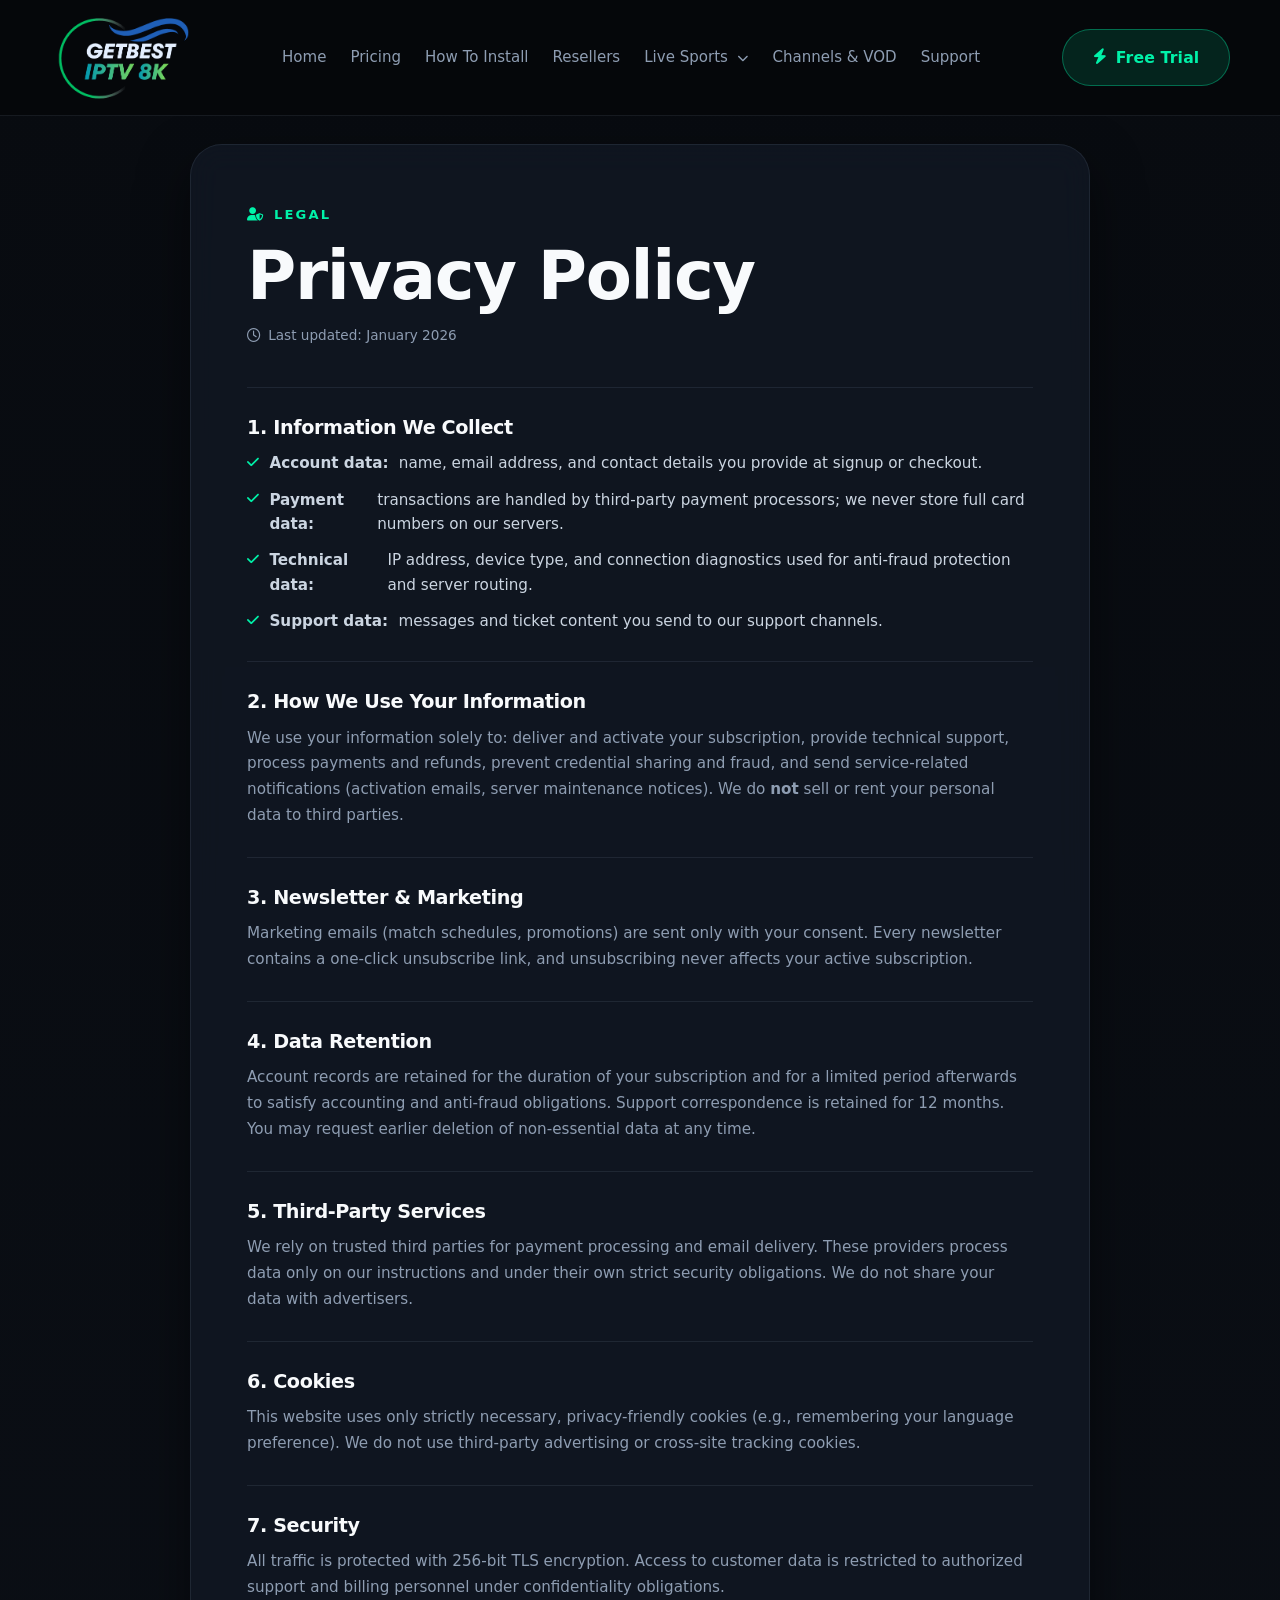
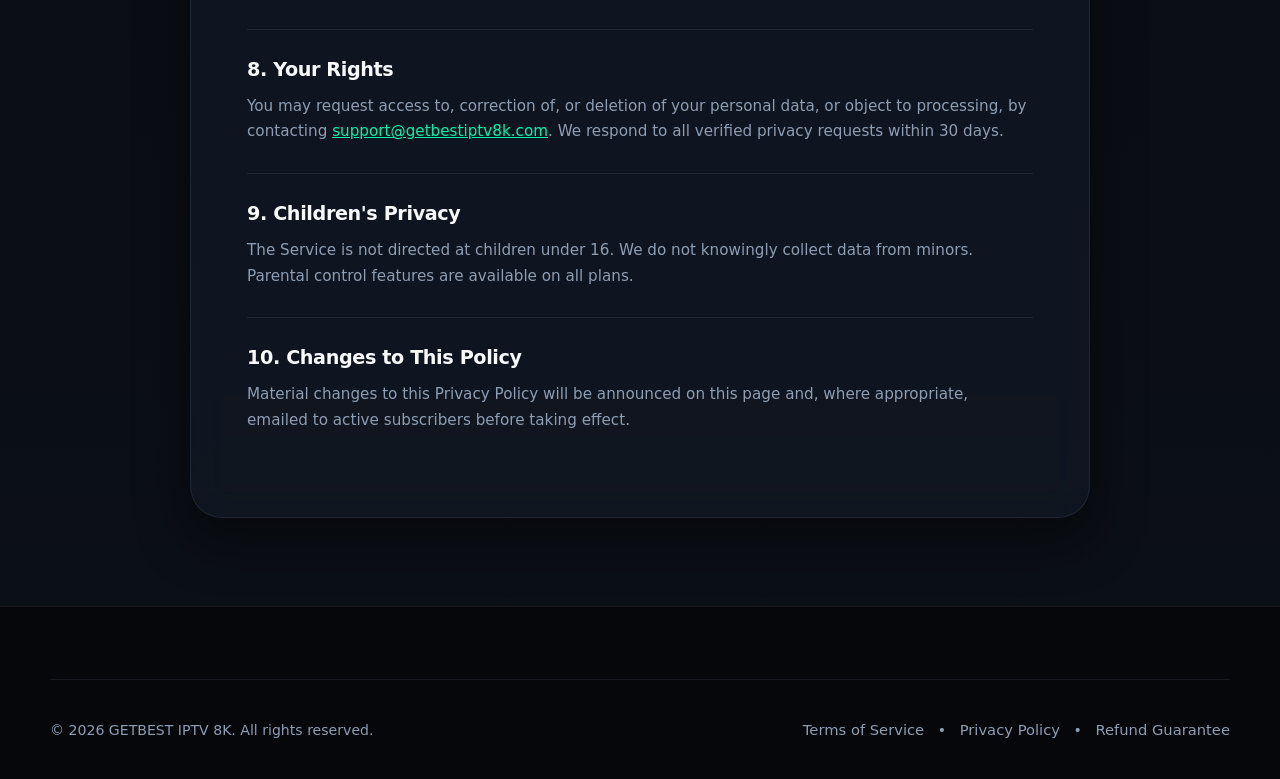
<file: privacy.html>
<!DOCTYPE html>
<html lang="en">

<head>
  <meta charset="UTF-8" />
  <meta name="viewport" content="width=device-width, initial-scale=1.0" />
  <meta name="description" content="Read the GETBEST IPTV 8K Privacy Policy explaining how customer details, support messages, payment information, and service data are collected and protected." />
  <meta name="keywords" content="GETBEST IPTV 8K privacy policy, IPTV customer data, IPTV payment privacy, IPTV support data, online streaming privacy" />
  <title>Privacy Policy and Data Protection | GETBEST IPTV 8K</title>
  <link rel="icon" type="image/png" href="/Favicon/favicon-96x96.png" sizes="96x96" />
  <link rel="icon" type="image/svg+xml" href="/Favicon/favicon.svg" />
  <link rel="shortcut icon" href="/Favicon/favicon.ico" />
  <link rel="apple-touch-icon" sizes="180x180" href="/Favicon/apple-touch-icon.png" />
  <meta name="apple-mobile-web-app-title" content="IPTV 8k" />
  <link rel="manifest" href="/Favicon/site.webmanifest" />
  <link rel="canonical" href="https://getbestiptv8k.com/privacy" />
  <meta property="og:type" content="article" />
  <meta property="og:site_name" content="GETBEST IPTV 8K" />
  <meta property="og:url" content="https://getbestiptv8k.com/privacy" />
  <meta property="og:title" content="Privacy Policy and Data Protection | GETBEST IPTV 8K" />
  <meta property="og:description" content="Learn how GETBEST IPTV 8K handles customer, payment, and support information." />
  <meta property="og:image" content="https://getbestiptv8k.com/assets/images/worldcup2030.jpeg" />
  <meta name="twitter:card" content="summary_large_image" />
  <meta name="twitter:title" content="Privacy Policy and Data Protection | GETBEST IPTV 8K" />
  <meta name="twitter:description" content="Review GETBEST IPTV 8K data collection, use, retention, and protection practices." />
  <meta name="twitter:image" content="https://getbestiptv8k.com/assets/images/worldcup2030.jpeg" />
  <link rel="stylesheet" href="https://cdnjs.cloudflare.com/ajax/libs/font-awesome/6.5.2/css/all.min.css" />
  <link rel="stylesheet" href="assets/style.css" />
</head>

<body>
  <div class="page-shell">
    <!-- Site Header -->
    <header class="site-header">
      <div class="container header-inner">
        <a href="/" class="brand" aria-label="GETBEST IPTV 8K Home"><img src="Logo.png" alt="GETBEST IPTV 8K" class="brand-logo" style="width: 150px !important; height: auto !important; max-width: none !important;" width="381" height="222" /></a>
        <nav class="site-nav" id="main-nav" aria-label="Primary navigation">
          <ul class="nav-list">
            <li><a href="/">Home</a></li>
            <li><a href="pricing">Pricing</a></li>
            <li><a href="install">How To Install</a></li>
            <li><a href="reseller">Resellers</a></li>
            <li class="nav-dropdown"><details><summary>Live Sports <i class="fa-solid fa-chevron-down"></i></summary><ul class="nav-dropdown-menu"><li><a href="football">Live Football</a></li><li><a href="sports">Live Sports</a></li></ul></details></li>
            <li><a href="catalog">Channels & VOD</a></li>
            <li><a href="support">Support</a></li>
          </ul>
        </nav>
        <div class="header-actions">
          <a href="support#trial" class="button button-header-trial"><i class="fa-solid fa-bolt"></i> Free
            Trial</a>
          <button class="nav-toggle" aria-controls="main-nav" aria-expanded="false" id="nav-toggle"
            aria-label="Toggle navigation menu">
            <span class="bar"></span>
            <span class="bar"></span>
            <span class="bar"></span>
          </button>
        </div>
      </div>
    </header>

    <main>
      <section class="legal-page">
        <div class="container">
          <div class="legal-shell">
            <span class="eyebrow"><i class="fa-solid fa-user-shield"></i> Legal</span>
            <h1>Privacy Policy</h1>
            <p class="legal-updated"><i class="fa-regular fa-clock"></i> Last updated: January 2026</p>

            <article class="legal-section">
              <h2>1. Information We Collect</h2>
              <ul class="legal-list">
                <li><i class="fa-solid fa-check"></i> <strong>Account data:</strong> name, email address, and contact
                  details you provide at signup or checkout.</li>
                <li><i class="fa-solid fa-check"></i> <strong>Payment data:</strong> transactions are handled by
                  third-party payment processors; we never store full card numbers on our servers.</li>
                <li><i class="fa-solid fa-check"></i> <strong>Technical data:</strong> IP address, device type, and
                  connection diagnostics used for anti-fraud protection and server routing.</li>
                <li><i class="fa-solid fa-check"></i> <strong>Support data:</strong> messages and ticket content you
                  send to our support channels.</li>
              </ul>
            </article>

            <article class="legal-section">
              <h2>2. How We Use Your Information</h2>
              <p>We use your information solely to: deliver and activate your subscription, provide technical support,
                process payments and refunds, prevent credential sharing and fraud, and send service-related
                notifications (activation emails, server maintenance notices). We do <strong>not</strong> sell or rent
                your personal data to third parties.</p>
            </article>

            <article class="legal-section">
              <h2>3. Newsletter & Marketing</h2>
              <p>Marketing emails (match schedules, promotions) are sent only with your consent. Every newsletter
                contains a one-click unsubscribe link, and unsubscribing never affects your active subscription.</p>
            </article>

            <article class="legal-section">
              <h2>4. Data Retention</h2>
              <p>Account records are retained for the duration of your subscription and for a limited period afterwards
                to satisfy accounting and anti-fraud obligations. Support correspondence is retained for 12 months. You
                may request earlier deletion of non-essential data at any time.</p>
            </article>

            <article class="legal-section">
              <h2>5. Third-Party Services</h2>
              <p>We rely on trusted third parties for payment processing and email delivery. These providers process
                data only on our instructions and under their own strict security obligations. We do not share your
                data with advertisers.</p>
            </article>

            <article class="legal-section">
              <h2>6. Cookies</h2>
              <p>This website uses only strictly necessary, privacy-friendly cookies (e.g., remembering your language
                preference). We do not use third-party advertising or cross-site tracking cookies.</p>
            </article>

            <article class="legal-section">
              <h2>7. Security</h2>
              <p>All traffic is protected with 256-bit TLS encryption. Access to customer data is restricted to
                authorized support and billing personnel under confidentiality obligations.</p>
            </article>

            <article class="legal-section">
              <h2>8. Your Rights</h2>
              <p>You may request access to, correction of, or deletion of your personal data, or object to processing,
                by contacting <a class="legal-link"
                  href="mailto:support@getbestiptv8k.com">support@getbestiptv8k.com</a>.
                We respond to all verified privacy requests within 30 days.</p>
            </article>

            <article class="legal-section">
              <h2>9. Children's Privacy</h2>
              <p>The Service is not directed at children under 16. We do not knowingly collect data from minors.
                Parental
                control features are available on all plans.</p>
            </article>

            <article class="legal-section">
              <h2>10. Changes to This Policy</h2>
              <p>Material changes to this Privacy Policy will be announced on this page and, where appropriate, emailed
                to active subscribers before taking effect.</p>
            </article>
          </div>
        </div>
      </section>
    </main>

    <!-- FOOTER -->
    <footer class="site-footer">
      <div class="container footer-bottom">
        <div class="footer-bottom-inner">
          <p>&copy; 2026 GETBEST IPTV 8K. All rights reserved.</p>
          <div class="footer-bottom-links"><a href="terms">Terms of Service</a><span>•</span><a
              href="privacy">Privacy Policy</a><span>•</span><a href="support">Refund Guarantee</a></div>
        </div>
      </div>
    </footer>
    <button class="back-to-top" aria-label="Back to top" title="Scroll to top"><i class="fa-solid fa-arrow-up"
        aria-hidden="true"></i></button>
  </div>
  <script src="assets/script.js" defer></script>
</body>

</html>
</file>
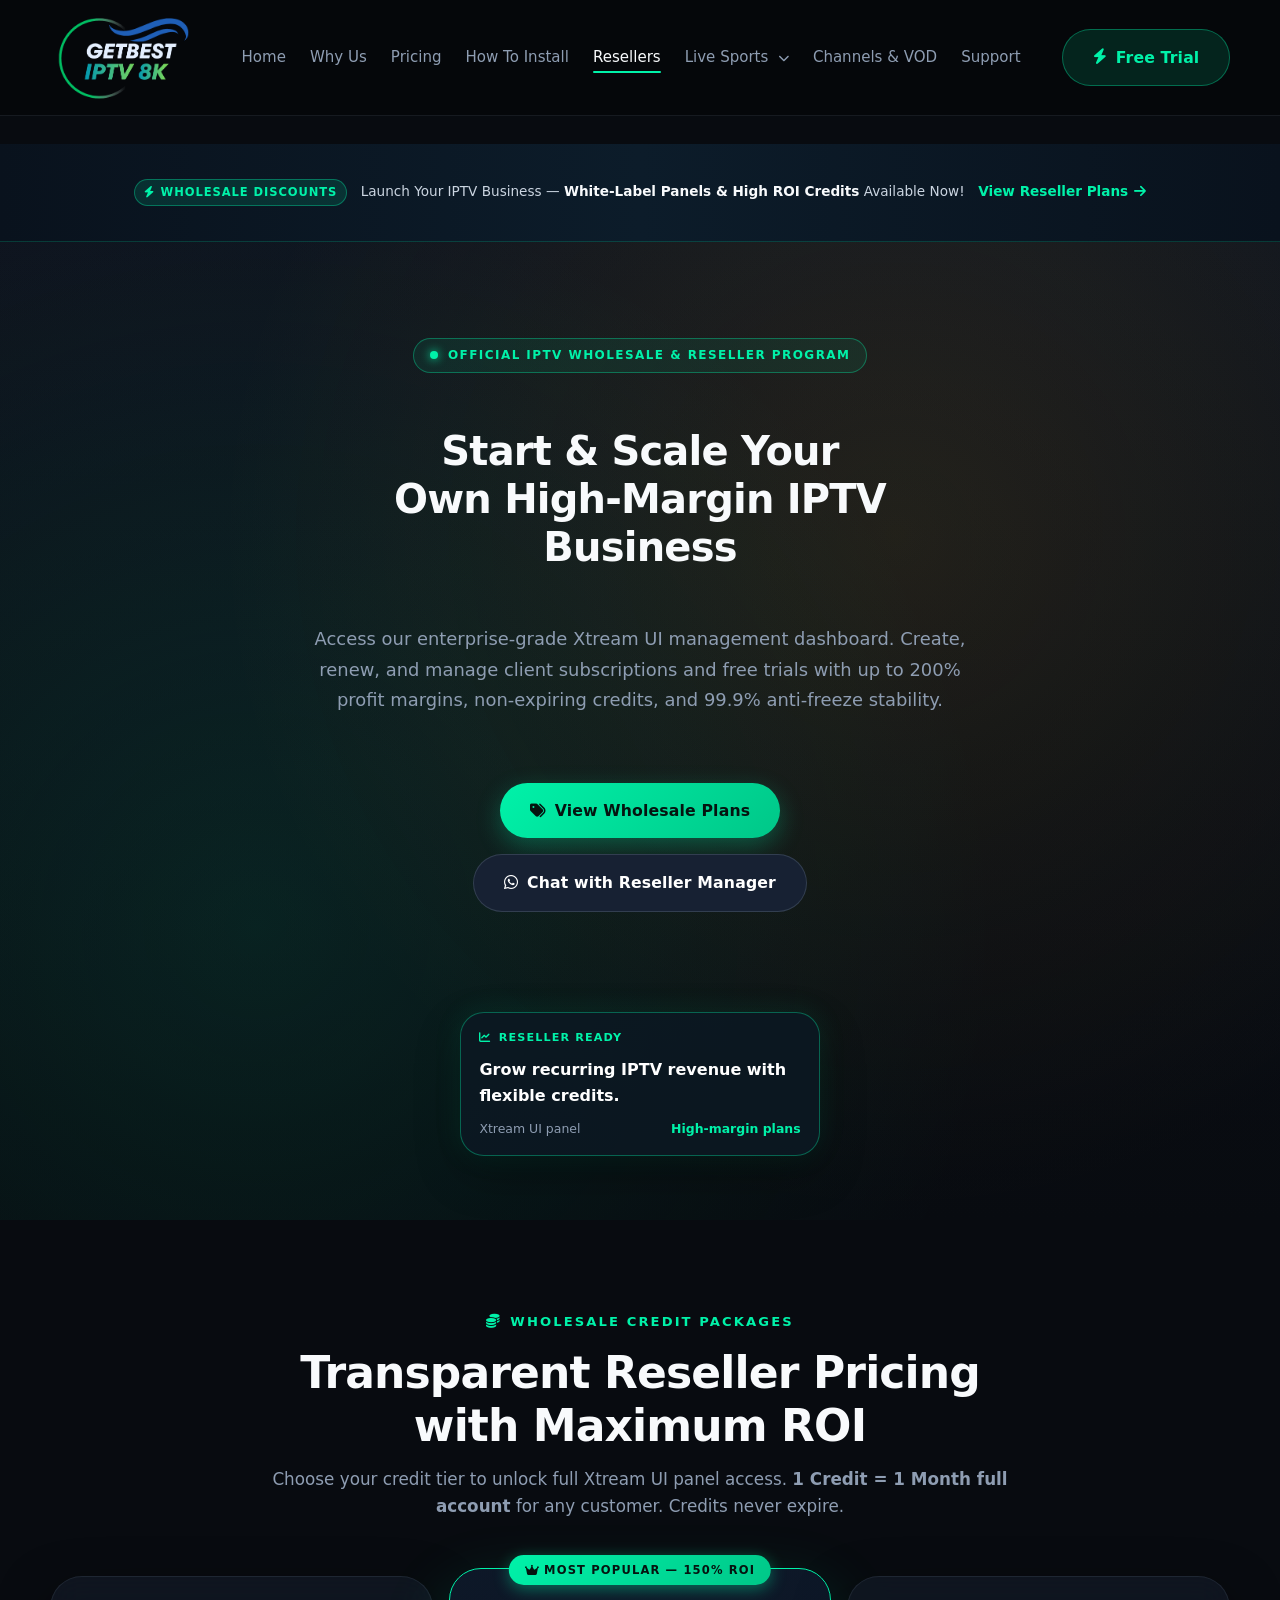
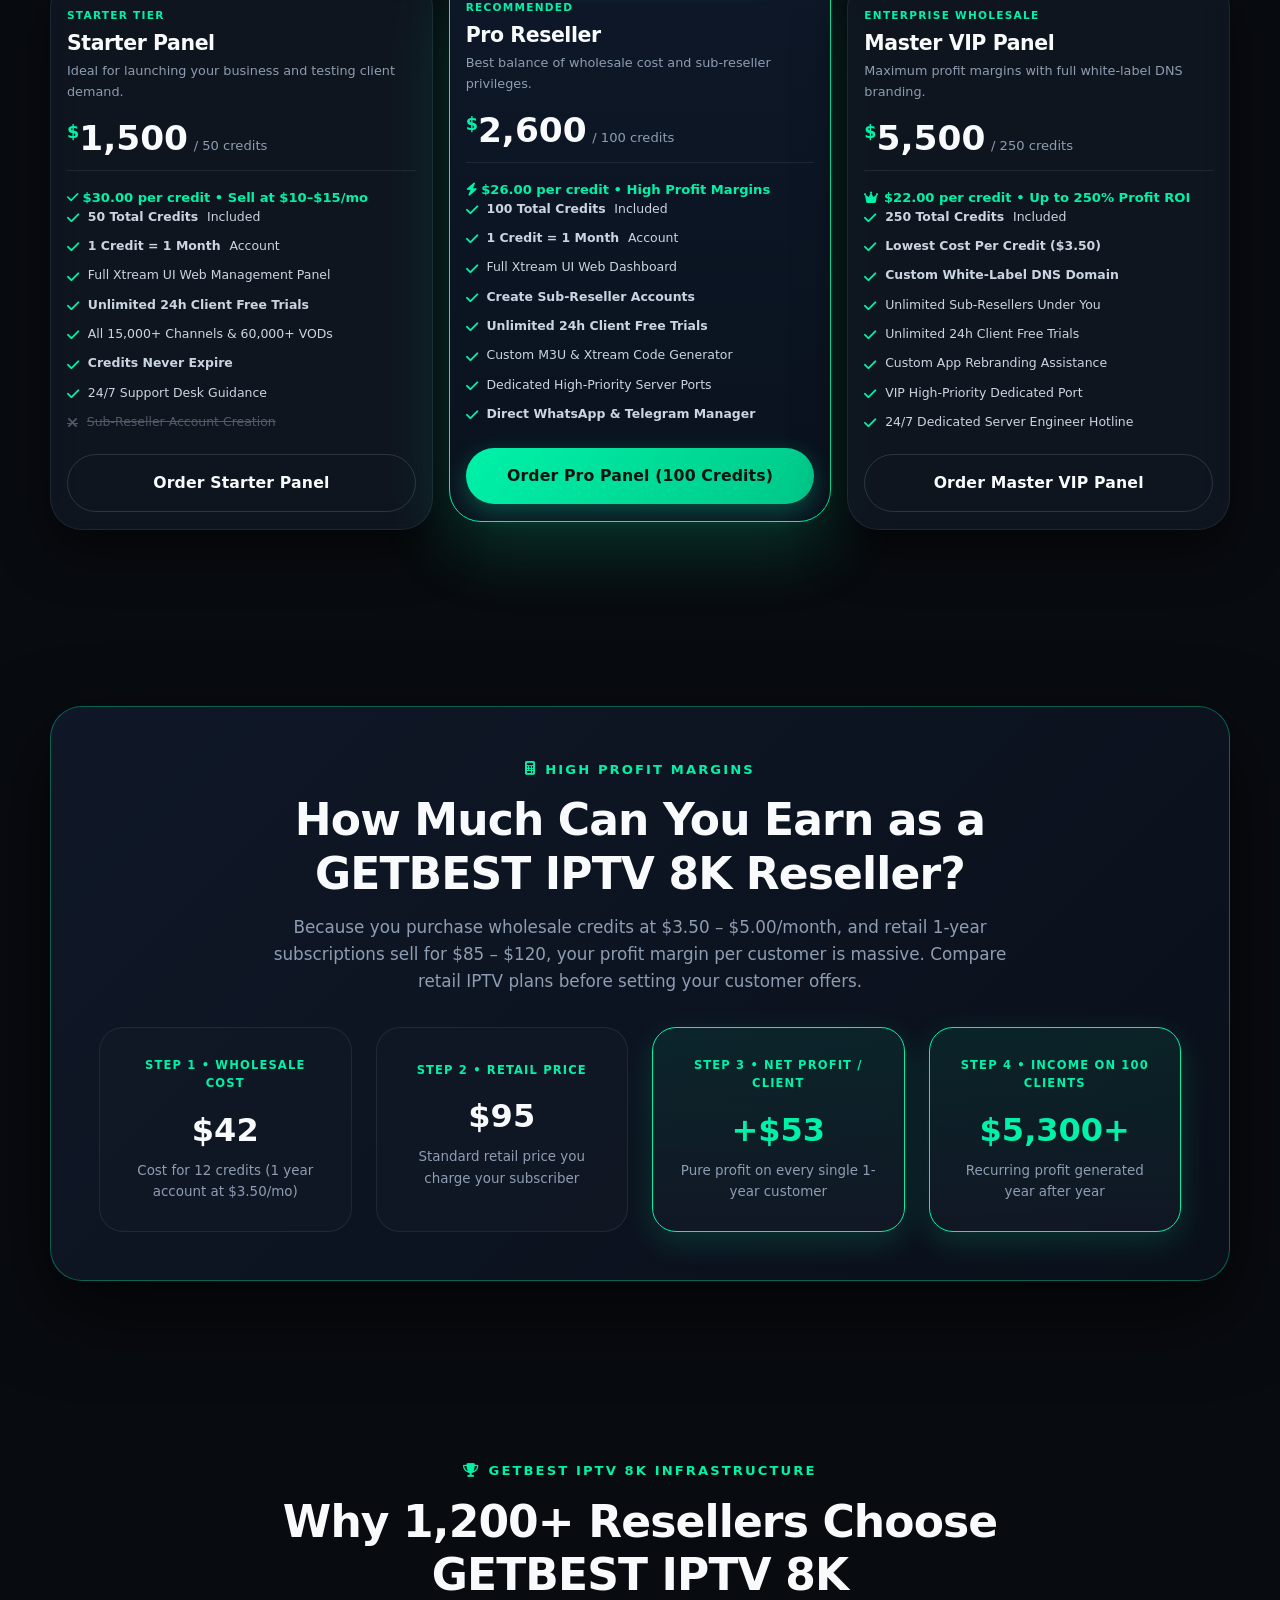
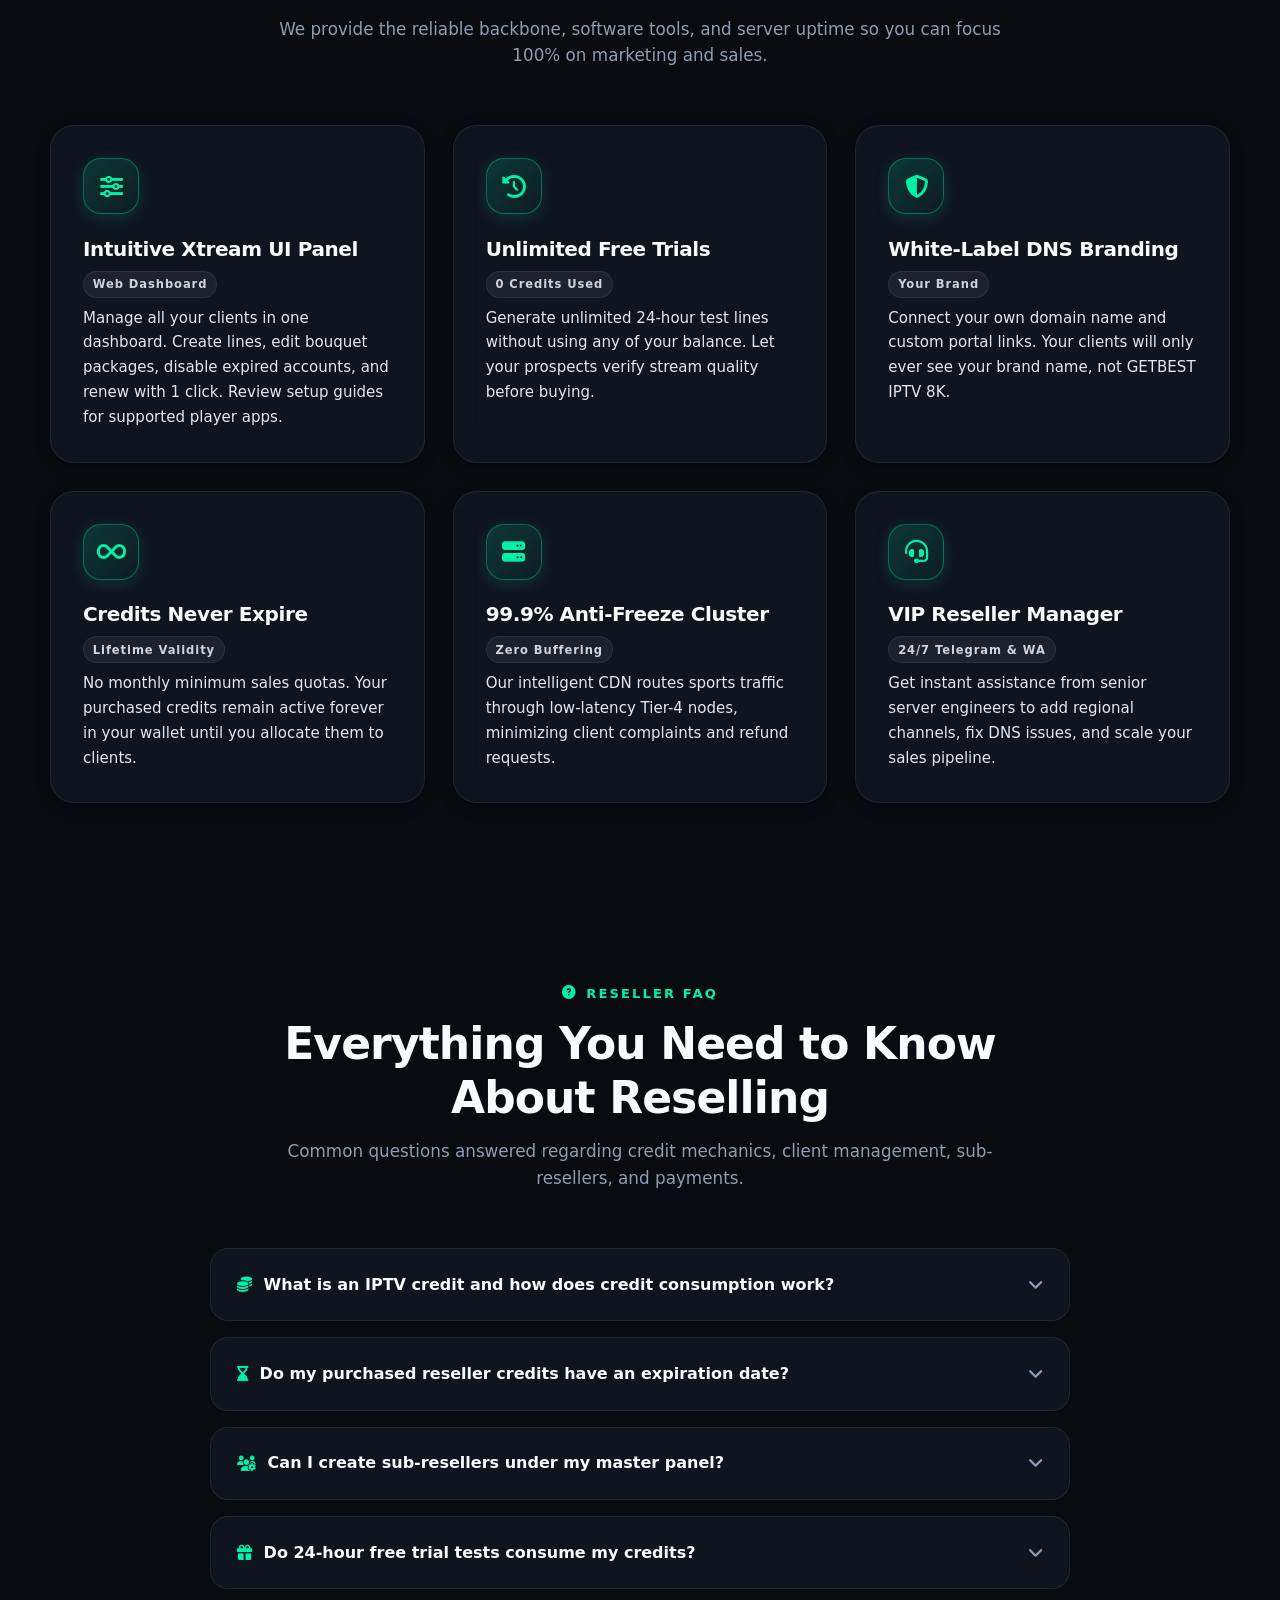
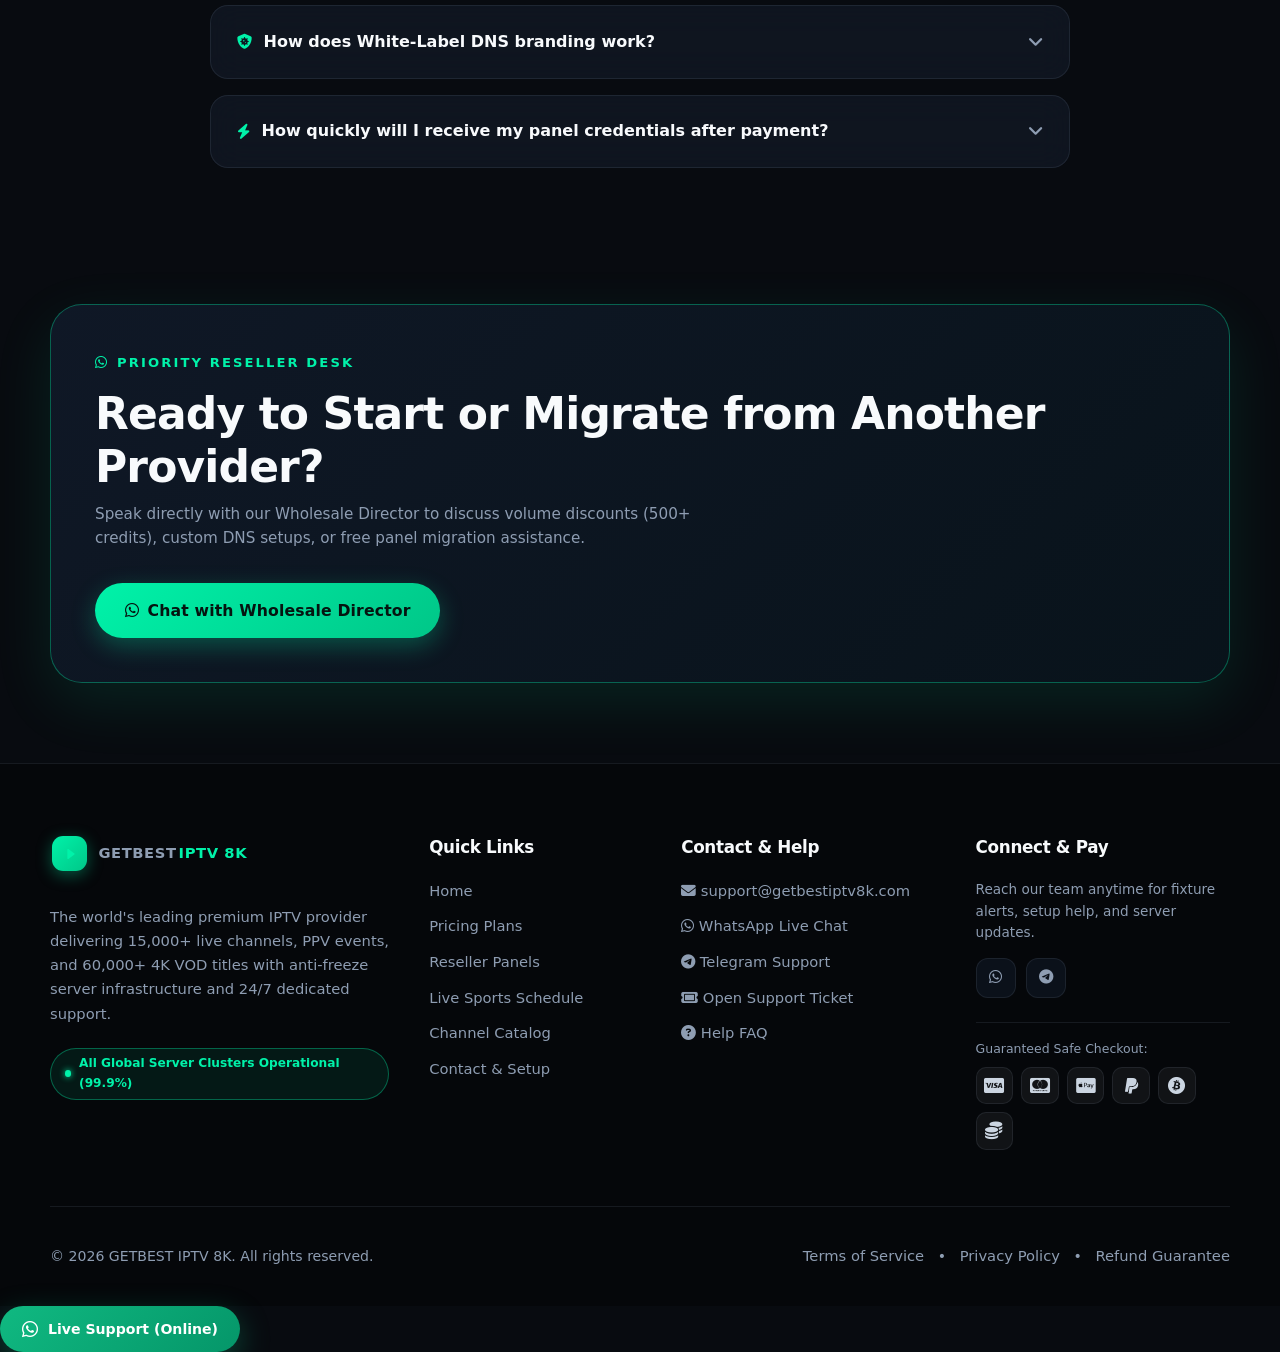
<file: reseller.html>
<!DOCTYPE html>
<html lang="en">
<head>
  <meta charset="UTF-8" />
  <meta name="viewport" content="width=device-width, initial-scale=1.0" />
  <meta name="description" content="Buy IPTV credits and become a top reseller. Get access to an easy-to-use reseller panel, fast trial setup, and maximum profit margins." />
  <meta name="keywords" content="IPTV reseller panel, buy IPTV credits, wholesale IPTV provider, Xtream UI reseller, white label IPTV, IPTV business opportunity, IPTV wholesale plans, reseller IPTV account" />
  <title>IPTV Reseller Panel | Start Your IPTV Business Today & Earn</title>
  <link rel="icon" type="image/png" href="/Favicon/favicon-96x96.png" sizes="96x96" />
  <link rel="icon" type="image/svg+xml" href="/Favicon/favicon.svg" />
  <link rel="shortcut icon" href="/Favicon/favicon.ico" />
  <link rel="apple-touch-icon" sizes="180x180" href="/Favicon/apple-touch-icon.png" />
  <meta name="apple-mobile-web-app-title" content="IPTV 8k" />
  <link rel="manifest" href="/Favicon/site.webmanifest" />
  <link rel="canonical" href="https://getbestiptv8k.com/reseller" />
  <meta property="og:type" content="website" />
  <meta property="og:site_name" content="GETBEST IPTV 8K" />
  <meta property="og:url" content="https://getbestiptv8k.com/reseller" />
  <meta property="og:title" content="Start an IPTV Reseller Business | GETBEST IPTV 8K Wholesale Panels" />
  <meta property="og:description" content="Buy IPTV credits and manage customers with Xtream UI, white-label tools, free trials, and high-margin reseller plans." />
  <meta property="og:image" content="https://getbestiptv8k.com/assets/images/worldcup2030.jpeg" />
  <meta name="twitter:card" content="summary_large_image" />
  <meta name="twitter:title" content="Start an IPTV Reseller Business | GETBEST IPTV 8K Wholesale Panels" />
  <meta name="twitter:description" content="Grow your IPTV business with flexible wholesale credits and direct reseller support." />
  <meta name="twitter:image" content="https://getbestiptv8k.com/assets/images/worldcup2030.jpeg" />
  <script type="application/ld+json">
  {
    "@context":"https://schema.org",
    "@type":"FAQPage",
    "url":"https://getbestiptv8k.com/reseller",
    "mainEntity":[
      {"@type":"Question","name":"What is an IPTV reseller credit?","acceptedAnswer":{"@type":"Answer","text":"One reseller credit creates one month of IPTV service for a subscriber. Credits can be used for 1, 3, 6, or 12-month customer accounts."}},
      {"@type":"Question","name":"Do GETBEST IPTV 8K reseller credits expire?","acceptedAnswer":{"@type":"Answer","text":"No. GETBEST IPTV 8K reseller credits do not expire and can be allocated to customers whenever you need them."}},
      {"@type":"Question","name":"Can IPTV resellers create sub-reseller accounts?","acceptedAnswer":{"@type":"Answer","text":"Pro and Master VIP reseller packages include permissions to create sub-resellers, transfer credits, and manage wholesale customers."}},
      {"@type":"Question","name":"Are reseller free trials deducted from my credits?","acceptedAnswer":{"@type":"Answer","text":"No. Unlimited 24-hour customer trials are free and do not consume reseller credits."}}
    ]
  }
  </script>
  <link rel="stylesheet" href="https://cdnjs.cloudflare.com/ajax/libs/font-awesome/6.5.2/css/all.min.css" />
  <link rel="stylesheet" href="assets/style.css" />
</head>
<body>
  <div class="page-shell">
    <!-- Top Announcement Bar -->
    <div class="top-announcement">
      <div class="container announcement-inner">
        <span class="announcement-badge"><i class="fa-solid fa-bolt"></i> WHOLESALE DISCOUNTS</span>
        <p class="announcement-text">Launch Your IPTV Business — <strong>White-Label Panels & High ROI Credits</strong> Available Now!</p>
        <a href="#reseller-pricing" class="announcement-link">View Reseller Plans <i class="fa-solid fa-arrow-right"></i></a>
      </div>
    </div>

    <!-- Site Header -->
    <header class="site-header">
      <div class="container header-inner">
        <a href="/" class="brand" aria-label="GETBEST IPTV 8K Home"><img src="Logo.png" alt="GETBEST IPTV 8K" class="brand-logo" style="width: 150px !important; height: auto !important; max-width: none !important;" width="381" height="222" /></a>
        <nav class="site-nav" id="main-nav" aria-label="Primary navigation">
          <ul class="nav-list">
            <li><a href="/#home">Home</a></li>
            <li><a href="/#features">Why Us</a></li>
            <li><a href="pricing">Pricing</a></li>
            <li><a href="install">How To Install</a></li>
            <li><a href="reseller" class="active">Resellers</a></li>
            <li class="nav-dropdown"><details><summary>Live Sports <i class="fa-solid fa-chevron-down"></i></summary><ul class="nav-dropdown-menu"><li><a href="football">Live Football</a></li><li><a href="sports">Live Sports</a></li></ul></details></li>
            <li><a href="catalog">Channels & VOD</a></li>
            <li><a href="support">Support</a></li>
          </ul>
        </nav>
        <div class="header-actions">
          <a href="support#trial" class="button button-header-trial"><i class="fa-solid fa-bolt"></i> Free Trial</a>
          <button class="nav-toggle" aria-controls="main-nav" aria-expanded="false" id="nav-toggle" aria-label="Toggle navigation menu">
            <span class="bar"></span>
            <span class="bar"></span>
            <span class="bar"></span>
          </button>
        </div>
      </div>
    </header>

    <main>
      <!-- Reseller Page Hero -->
      <section class="page-hero page-hero--reseller" id="reseller-hero">
        <div class="page-hero-background" aria-hidden="true"></div>
        <div class="page-hero-overlay"></div>
        <div class="container hero-content hero-content--small">
          <div class="hero-badge-pill">
            <span class="pulse-dot"></span>
            <span>OFFICIAL IPTV WHOLESALE & RESELLER PROGRAM</span>
          </div>
          <h1>Start & Scale Your Own High-Margin IPTV Business</h1>
          <p class="hero-text">Access our enterprise-grade Xtream UI management dashboard. Create, renew, and manage client subscriptions and free trials with up to 200% profit margins, non-expiring credits, and 99.9% anti-freeze stability.</p>
          <div class="hero-actions">
            <a href="#reseller-pricing" class="button button-primary"><i class="fa-solid fa-tags"></i> View Wholesale Plans</a>
            <a href="support#contact-form" class="button button-secondary"><i class="fa-brands fa-whatsapp"></i> Chat with Reseller Manager</a>
          </div>
          <aside class="subpage-hero-preview" aria-label="Reseller program preview">
            <span class="subpage-hero-preview__badge"><i class="fa-solid fa-chart-line"></i> Reseller Ready</span>
            <span class="subpage-hero-preview__title">Grow recurring IPTV revenue with flexible credits.</span>
            <span class="subpage-hero-preview__meta"><span>Xtream UI panel</span><strong>High-margin plans</strong></span>
          </aside>
        </div>
      </section>

      <!-- Reseller Pricing Plans -->
      <section class="plans-section reveal" id="reseller-pricing" aria-label="Reseller credit packages">
        <div class="container section-heading">
          <span class="eyebrow"><i class="fa-solid fa-coins"></i> Wholesale Credit Packages</span>
          <h2>Transparent Reseller Pricing with Maximum ROI</h2>
          <p>Choose your credit tier to unlock full Xtream UI panel access. <strong>1 Credit = 1 Month full account</strong> for any customer. Credits never expire.</p>
        </div>
        <div class="container plan-grid">
          <!-- Starter Panel (50 Credits) -->
          <article class="plan-card">
            <div class="plan-header">
              <span class="plan-label">STARTER TIER</span>
              <h3>Starter Panel</h3>
              <p class="plan-desc">Ideal for launching your business and testing client demand.</p>
              <div class="plan-price-wrap">
                <span class="plan-price"><span>$</span>1,500</span>
                <span class="plan-period">/ 50 credits</span>
              </div>
              <span class="plan-price-sub"><i class="fa-solid fa-check"></i> $30.00 per credit • Sell at $10–$15/mo</span>
            </div>
            <ul class="plan-features-list">
              <li><i class="fa-solid fa-check"></i> <strong>50 Total Credits</strong> Included</li>
              <li><i class="fa-solid fa-check"></i> <strong>1 Credit = 1 Month</strong> Account</li>
              <li><i class="fa-solid fa-check"></i> Full Xtream UI Web Management Panel</li>
              <li><i class="fa-solid fa-check"></i> <strong>Unlimited 24h Client Free Trials</strong></li>
              <li><i class="fa-solid fa-check"></i> All 15,000+ Channels & 60,000+ VODs</li>
              <li><i class="fa-solid fa-check"></i> <strong>Credits Never Expire</strong></li>
              <li><i class="fa-solid fa-check"></i> 24/7 Support Desk Guidance</li>
              <li class="disabled"><i class="fa-solid fa-xmark"></i> Sub-Reseller Account Creation</li>
            </ul>
            <div class="plan-action">
              <a href="support?plan=reseller-50" class="button button-outline button-full">Order Starter Panel</a>
            </div>
          </article>

          <!-- Pro Reseller (100 Credits) - Featured -->
          <article class="plan-card plan-card--featured">
            <div class="plan-badge"><i class="fa-solid fa-crown"></i> MOST POPULAR — 150% ROI</div>
            <div class="plan-header">
              <span class="plan-label">RECOMMENDED</span>
              <h3>Pro Reseller</h3>
              <p class="plan-desc">Best balance of wholesale cost and sub-reseller privileges.</p>
              <div class="plan-price-wrap">
                <span class="plan-price"><span>$</span>2,600</span>
                <span class="plan-period">/ 100 credits</span>
              </div>
              <span class="plan-price-sub"><i class="fa-solid fa-bolt"></i> $26.00 per credit • High Profit Margins</span>
            </div>
            <ul class="plan-features-list">
              <li><i class="fa-solid fa-check"></i> <strong>100 Total Credits</strong> Included</li>
              <li><i class="fa-solid fa-check"></i> <strong>1 Credit = 1 Month</strong> Account</li>
              <li><i class="fa-solid fa-check"></i> Full Xtream UI Web Dashboard</li>
              <li><i class="fa-solid fa-check"></i> <strong>Create Sub-Reseller Accounts</strong></li>
              <li><i class="fa-solid fa-check"></i> <strong>Unlimited 24h Client Free Trials</strong></li>
              <li><i class="fa-solid fa-check"></i> Custom M3U & Xtream Code Generator</li>
              <li><i class="fa-solid fa-check"></i> Dedicated High-Priority Server Ports</li>
              <li><i class="fa-solid fa-check"></i> <strong>Direct WhatsApp & Telegram Manager</strong></li>
            </ul>
            <div class="plan-action">
              <a href="support?plan=reseller-100" class="button button-primary button-full button-glow">Order Pro Panel (100 Credits)</a>
            </div>
          </article>

          <!-- Master VIP Panel (250 Credits) -->
          <article class="plan-card">
            <div class="plan-header">
              <span class="plan-label">ENTERPRISE WHOLESALE</span>
              <h3>Master VIP Panel</h3>
              <p class="plan-desc">Maximum profit margins with full white-label DNS branding.</p>
              <div class="plan-price-wrap">
                <span class="plan-price"><span>$</span>5,500</span>
                <span class="plan-period">/ 250 credits</span>
              </div>
              <span class="plan-price-sub"><i class="fa-solid fa-crown"></i> $22.00 per credit • Up to 250% Profit ROI</span>
            </div>
            <ul class="plan-features-list">
              <li><i class="fa-solid fa-check"></i> <strong>250 Total Credits</strong> Included</li>
              <li><i class="fa-solid fa-check"></i> <strong>Lowest Cost Per Credit ($3.50)</strong></li>
              <li><i class="fa-solid fa-check"></i> <strong>Custom White-Label DNS Domain</strong></li>
              <li><i class="fa-solid fa-check"></i> Unlimited Sub-Resellers Under You</li>
              <li><i class="fa-solid fa-check"></i> Unlimited 24h Client Free Trials</li>
              <li><i class="fa-solid fa-check"></i> Custom App Rebranding Assistance</li>
              <li><i class="fa-solid fa-check"></i> VIP High-Priority Dedicated Port</li>
              <li><i class="fa-solid fa-check"></i> 24/7 Dedicated Server Engineer Hotline</li>
            </ul>
            <div class="plan-action">
              <a href="support?plan=reseller-250" class="button button-outline button-full">Order Master VIP Panel</a>
            </div>
          </article>
        </div>
      </section>
      <!-- Reseller Profit Calculator & ROI Section -->
      <section class="section reveal" aria-label="Profit potential calculator">
        <div class="container">
          <div class="roi-calculator-box">
            <div class="section-heading roi-section-heading">
              <span class="eyebrow"><i class="fa-solid fa-calculator"></i> High Profit Margins</span>
              <h2>How Much Can You Earn as a GETBEST IPTV 8K Reseller?</h2>
              <p>Because you purchase wholesale credits at $3.50 – $5.00/month, and retail 1-year subscriptions sell for $85 – $120, your profit margin per customer is massive. Compare <a href="pricing">retail IPTV plans</a> before setting your customer offers.</p>
            </div>
            <div class="roi-calc-grid">
              <div class="roi-calc-card">
                <span class="roi-step-label">Step 1 • Wholesale Cost</span>
                <div class="roi-val">$42</div>
                <p>Cost for 12 credits (1 year account at $3.50/mo)</p>
              </div>
              <div class="roi-calc-card">
                <span class="roi-step-label">Step 2 • Retail Price</span>
                <div class="roi-val">$95</div>
                <p>Standard retail price you charge your subscriber</p>
              </div>
              <div class="roi-calc-card roi-calc-card--highlight">
                <span class="roi-step-label">Step 3 • Net Profit / Client</span>
                <div class="roi-val roi-val--profit">+$53</div>
                <p>Pure profit on every single 1-year customer</p>
              </div>
              <div class="roi-calc-card roi-calc-card--highlight">
                <span class="roi-step-label">Step 4 • Income on 100 Clients</span>
                <div class="roi-val roi-val--profit">$5,300+</div>
                <p>Recurring profit generated year after year</p>
              </div>
            </div>
          </div>
        </div>
      </section>

      <!-- Why Resell with GETBEST IPTV 8K -->
      <section class="section section--alt reveal" aria-label="Reseller advantages">
        <div class="container section-heading">
          <span class="eyebrow"><i class="fa-solid fa-trophy"></i> GETBEST IPTV 8K Infrastructure</span>
          <h2>Why 1,200+ Resellers Choose GETBEST IPTV 8K</h2>
          <p>We provide the reliable backbone, software tools, and server uptime so you can focus 100% on marketing and sales.</p>
        </div>
        <div class="container reseller-features-grid">
          <article class="feature-card">
            <div class="feature-icon-box"><i class="fa-solid fa-sliders" aria-hidden="true"></i></div>
            <div class="feature-card-content">
              <div class="feature-header"><h3>Intuitive Xtream UI Panel</h3><span class="feature-tag">Web Dashboard</span></div>
              <p>Manage all your clients in one dashboard. Create lines, edit bouquet packages, disable expired accounts, and renew with 1 click. Review <a href="install">setup guides</a> for supported player apps.</p>
            </div>
          </article>
          <article class="feature-card">
            <div class="feature-icon-box"><i class="fa-solid fa-clock-rotate-left" aria-hidden="true"></i></div>
            <div class="feature-card-content">
              <div class="feature-header"><h3>Unlimited Free Trials</h3><span class="feature-tag">0 Credits Used</span></div>
              <p>Generate unlimited 24-hour test lines without using any of your balance. Let your prospects verify stream quality before buying.</p>
            </div>
          </article>
          <article class="feature-card">
            <div class="feature-icon-box"><i class="fa-solid fa-shield-halved" aria-hidden="true"></i></div>
            <div class="feature-card-content">
              <div class="feature-header"><h3>White-Label DNS Branding</h3><span class="feature-tag">Your Brand</span></div>
              <p>Connect your own domain name and custom portal links. Your clients will only ever see your brand name, not GETBEST IPTV 8K.</p>
            </div>
          </article>
          <article class="feature-card">
            <div class="feature-icon-box"><i class="fa-solid fa-infinity" aria-hidden="true"></i></div>
            <div class="feature-card-content">
              <div class="feature-header"><h3>Credits Never Expire</h3><span class="feature-tag">Lifetime Validity</span></div>
              <p>No monthly minimum sales quotas. Your purchased credits remain active forever in your wallet until you allocate them to clients.</p>
            </div>
          </article>
          <article class="feature-card">
            <div class="feature-icon-box"><i class="fa-solid fa-server" aria-hidden="true"></i></div>
            <div class="feature-card-content">
              <div class="feature-header"><h3>99.9% Anti-Freeze Cluster</h3><span class="feature-tag">Zero Buffering</span></div>
              <p>Our intelligent CDN routes sports traffic through low-latency Tier-4 nodes, minimizing client complaints and refund requests.</p>
            </div>
          </article>
          <article class="feature-card">
            <div class="feature-icon-box"><i class="fa-solid fa-headset" aria-hidden="true"></i></div>
            <div class="feature-card-content">
              <div class="feature-header"><h3>VIP Reseller Manager</h3><span class="feature-tag">24/7 Telegram & WA</span></div>
              <p>Get instant assistance from senior server engineers to add regional channels, fix DNS issues, and scale your sales pipeline.</p>
            </div>
          </article>
        </div>
      </section>

      <!-- Reseller FAQ Accordion -->
      <section class="faq-section reveal" aria-label="Reseller frequently asked questions">
        <div class="container section-heading">
          <span class="eyebrow"><i class="fa-solid fa-circle-question"></i> Reseller FAQ</span>
          <h2>Everything You Need to Know About Reselling</h2>
          <p>Common questions answered regarding credit mechanics, client management, sub-resellers, and payments.</p>
        </div>
        <div class="container faq-accordion-wrapper">
          <article class="faq-item">
            <button class="faq-trigger" aria-expanded="false" id="r-faq-1" aria-controls="r-faq-1-content"><span class="faq-question-text"><i class="fa-solid fa-coins faq-q-icon"></i> What is an IPTV credit and how does credit consumption work?</span></button>
            <div class="faq-content" id="r-faq-1-content" role="region" aria-labelledby="r-faq-1"><p>Credits are the wholesale currency of your panel. <strong>1 Credit = 1 Month</strong> of full IPTV service for a subscriber. For example, creating a 3-month account consumes 3 credits, a 6-month account consumes 6 credits, and a 12-month annual account consumes 12 credits.</p></div>
          </article>
          <article class="faq-item">
            <button class="faq-trigger" aria-expanded="false" id="r-faq-2" aria-controls="r-faq-2-content"><span class="faq-question-text"><i class="fa-solid fa-hourglass-end faq-q-icon"></i> Do my purchased reseller credits have an expiration date?</span></button>
            <div class="faq-content" id="r-faq-2-content" role="region" aria-labelledby="r-faq-2"><p>No! Your credits never expire. You can use 5 credits today, 20 next month, and the rest next year. There are no sales quotas or monthly fees to maintain your panel active.</p></div>
          </article>
          <article class="faq-item">
            <button class="faq-trigger" aria-expanded="false" id="r-faq-3" aria-controls="r-faq-3-content"><span class="faq-question-text"><i class="fa-solid fa-users-gear faq-q-icon"></i> Can I create sub-resellers under my master panel?</span></button>
            <div class="faq-content" id="r-faq-3-content" role="region" aria-labelledby="r-faq-3"><p>Yes! With our <strong>Pro (100 credits)</strong> and <strong>Master VIP (250 credits)</strong> packages, you have master permissions to create sub-resellers, transfer credits to them at your own custom prices, and earn passive wholesale margins.</p></div>
          </article>
          <article class="faq-item">
            <button class="faq-trigger" aria-expanded="false" id="r-faq-4" aria-controls="r-faq-4-content"><span class="faq-question-text"><i class="fa-solid fa-gift faq-q-icon"></i> Do 24-hour free trial tests consume my credits?</span></button>
            <div class="faq-content" id="r-faq-4-content" role="region" aria-labelledby="r-faq-4"><p>No! 24-hour test trials are completely free and consume <strong>0 credits</strong>. You can generate unlimited test accounts daily for your prospective customers on WhatsApp, Telegram, or your website.</p></div>
          </article>
          <article class="faq-item">
            <button class="faq-trigger" aria-expanded="false" id="r-faq-5" aria-controls="r-faq-5-content"><span class="faq-question-text"><i class="fa-solid fa-shield-virus faq-q-icon"></i> How does White-Label DNS branding work?</span></button>
            <div class="faq-content" id="r-faq-5-content" role="region" aria-labelledby="r-faq-5"><p>We configure custom CNAME and DNS routing so that the server URL provided to your customers uses your own domain name (e.g., <code>http://portal.yourbrand.com</code>). Your clients will never see the GETBEST IPTV 8K name anywhere in their playlists or apps.</p></div>
          </article>
          <article class="faq-item">
            <button class="faq-trigger" aria-expanded="false" id="r-faq-6" aria-controls="r-faq-6-content"><span class="faq-question-text"><i class="fa-solid fa-bolt faq-q-icon"></i> How quickly will I receive my panel credentials after payment?</span></button>
            <div class="faq-content" id="r-faq-6-content" role="region" aria-labelledby="r-faq-6"><p>Once payment is confirmed, your panel login URL, Admin username, password, and credit balance are delivered within <strong>15 to 30 minutes</strong>. Our onboarding team also provides tutorial videos and direct WhatsApp contact.</p></div>
          </article>
        </div>
      </section>

      <!-- Reseller Consultation CTA Card -->
      <section class="section reveal contact-highlight">
        <div class="container contact-card">
          <div>
            <span class="eyebrow"><i class="fa-brands fa-whatsapp"></i> Priority Reseller Desk</span>
            <h2>Ready to Start or Migrate from Another Provider?</h2>
            <p>Speak directly with our Wholesale Director to discuss volume discounts (500+ credits), custom DNS setups, or free panel migration assistance.</p>
          </div>
          <a href="support#contact-form" class="button button-primary"><i class="fa-brands fa-whatsapp"></i> Chat with Wholesale Director</a>
        </div>
      </section>
    </main>

    <!-- FOOTER -->
    <footer class="site-footer">
      <div class="container footer-grid">
        <div class="footer-col-main">
          <a href="/" class="brand footer-brand"><span class="brand-icon-wrapper"><svg class="logo-icon" viewBox="0 0 24 24" width="16" height="16" aria-hidden="true" focusable="false"><path fill="currentColor" d="M8 5.5v13a1 1 0 0 0 1.54.84l9-6.5a1 1 0 0 0 0-1.68l-9-6.5A1 1 0 0 0 8 5.5Z" /></svg></span>GETBEST<span>IPTV 8K</span></a>
          <p class="footer-desc">The world's leading premium IPTV provider delivering 15,000+ live channels, PPV events, and 60,000+ 4K VOD titles with anti-freeze server infrastructure and 24/7 dedicated support.</p>
          <div class="footer-status-pill"><span class="status-indicator"></span><span>All Global Server Clusters Operational (99.9%)</span></div>
        </div>
        <div>
          <h3>Quick Links</h3>
          <ul>
            <li><a href="/#home">Home</a></li>
            <li><a href="pricing">Pricing Plans</a></li>
            <li><a href="reseller">Reseller Panels</a></li>
            <li><a href="sports">Live Sports Schedule</a></li>
            <li><a href="catalog">Channel Catalog</a></li>
            <li><a href="support">Contact & Setup</a></li>
          </ul>
        </div>
        <div>
          <h3>Contact & Help</h3>
          <ul>
            <li><a href="mailto:support@getbestiptv8k.com"><i class="fa-solid fa-envelope"></i> support@getbestiptv8k.com</a></li>
            <li><a href="support#contact-form"><i class="fa-brands fa-whatsapp"></i> WhatsApp Live Chat</a></li>
            <li><a href="support#contact-form"><i class="fa-brands fa-telegram"></i> Telegram Support</a></li>
            <li><a href="support#contact-form"><i class="fa-solid fa-ticket"></i> Open Support Ticket</a></li>
            <li><a href="/#faq"><i class="fa-solid fa-circle-question"></i> Help FAQ</a></li>
          </ul>
        </div>
        <div>
          <h3>Connect & Pay</h3>
          <p class="footer-subtext">Reach our team anytime for fixture alerts, setup help, and server updates.</p>
          <div class="footer-icon-row" aria-label="Support channels">
            <a href="support#contact-form" class="footer-icon-placeholder" aria-label="WhatsApp" title="WhatsApp"><i class="fa-brands fa-whatsapp"></i></a>
            <a href="support#contact-form" class="footer-icon-placeholder" aria-label="Telegram" title="Telegram"><i class="fa-brands fa-telegram"></i></a>
            </div>
          <div class="footer-payment-wrapper">
            <span class="payment-title">Guaranteed Safe Checkout:</span>
            <div class="footer-payment-placeholders" aria-label="Supported payment methods">
              <span class="payment-placeholder" title="Visa Card"><i class="fa-brands fa-cc-visa"></i></span>
              <span class="payment-placeholder" title="Mastercard"><i class="fa-brands fa-cc-mastercard"></i></span>
              <span class="payment-placeholder" title="Apple Pay"><i class="fa-brands fa-cc-apple-pay"></i></span>
              <span class="payment-placeholder" title="PayPal"><i class="fa-brands fa-paypal"></i></span>
              <span class="payment-placeholder" title="Bitcoin / Crypto"><i class="fa-brands fa-bitcoin"></i></span>
              <span class="payment-placeholder" title="USDT Tether"><i class="fa-solid fa-coins"></i></span>
            </div>
          </div>
        </div>
      </div>
      <div class="container footer-bottom">
        <div class="footer-bottom-inner">
          <p>&copy; 2026 GETBEST IPTV 8K. All rights reserved.</p>
          <div class="footer-bottom-links"><a href="terms">Terms of Service</a><span>•</span><a href="privacy">Privacy Policy</a><span>•</span><a href="terms#refund">Refund Guarantee</a></div>
        </div>
      </div>
    </footer>
    <button class="back-to-top" aria-label="Back to top" title="Scroll to top"><i class="fa-solid fa-arrow-up" aria-hidden="true"></i></button>
    <a class="sticky-cta" href="support#contact-form" aria-label="Chat with Support on WhatsApp"><i class="fa-brands fa-whatsapp" aria-hidden="true"></i><span>Live Support (Online)</span></a>
  </div>
  <script src="assets/script.js" defer></script>
</body>
</html>
</file>
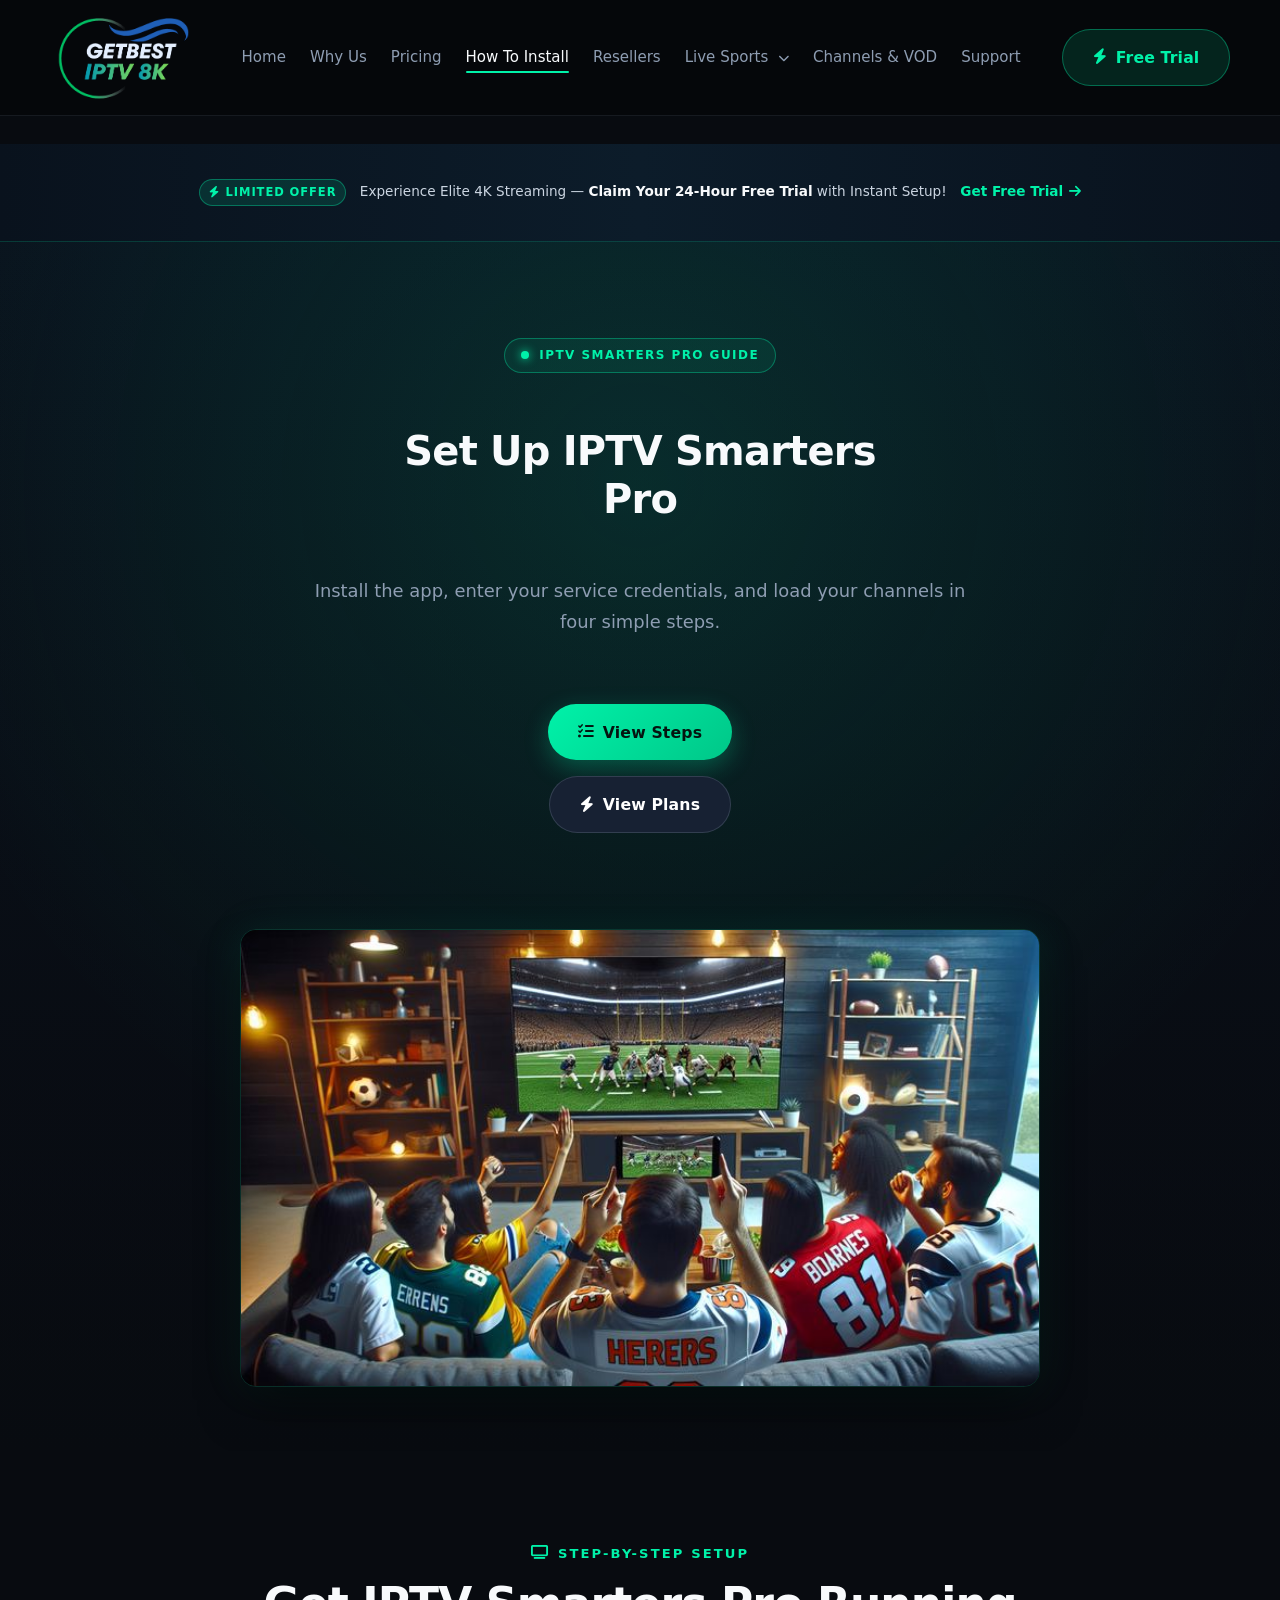
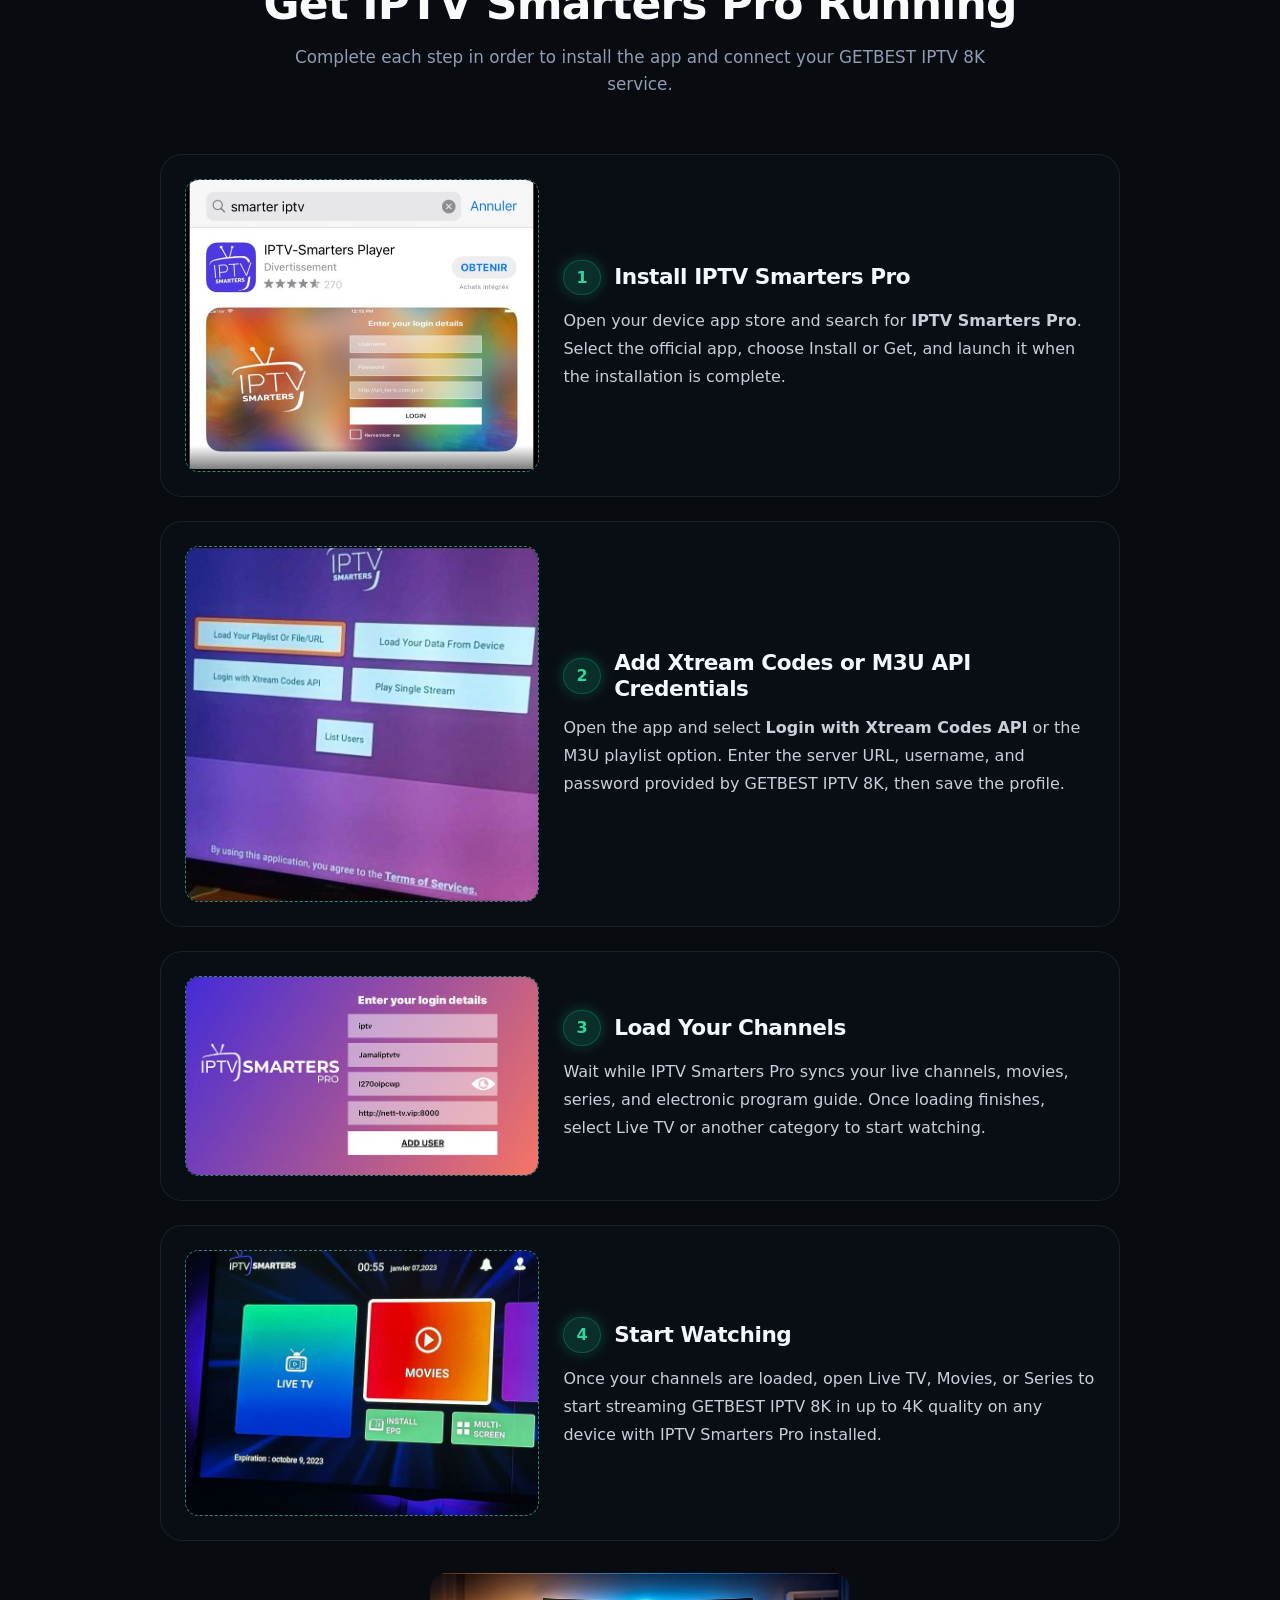
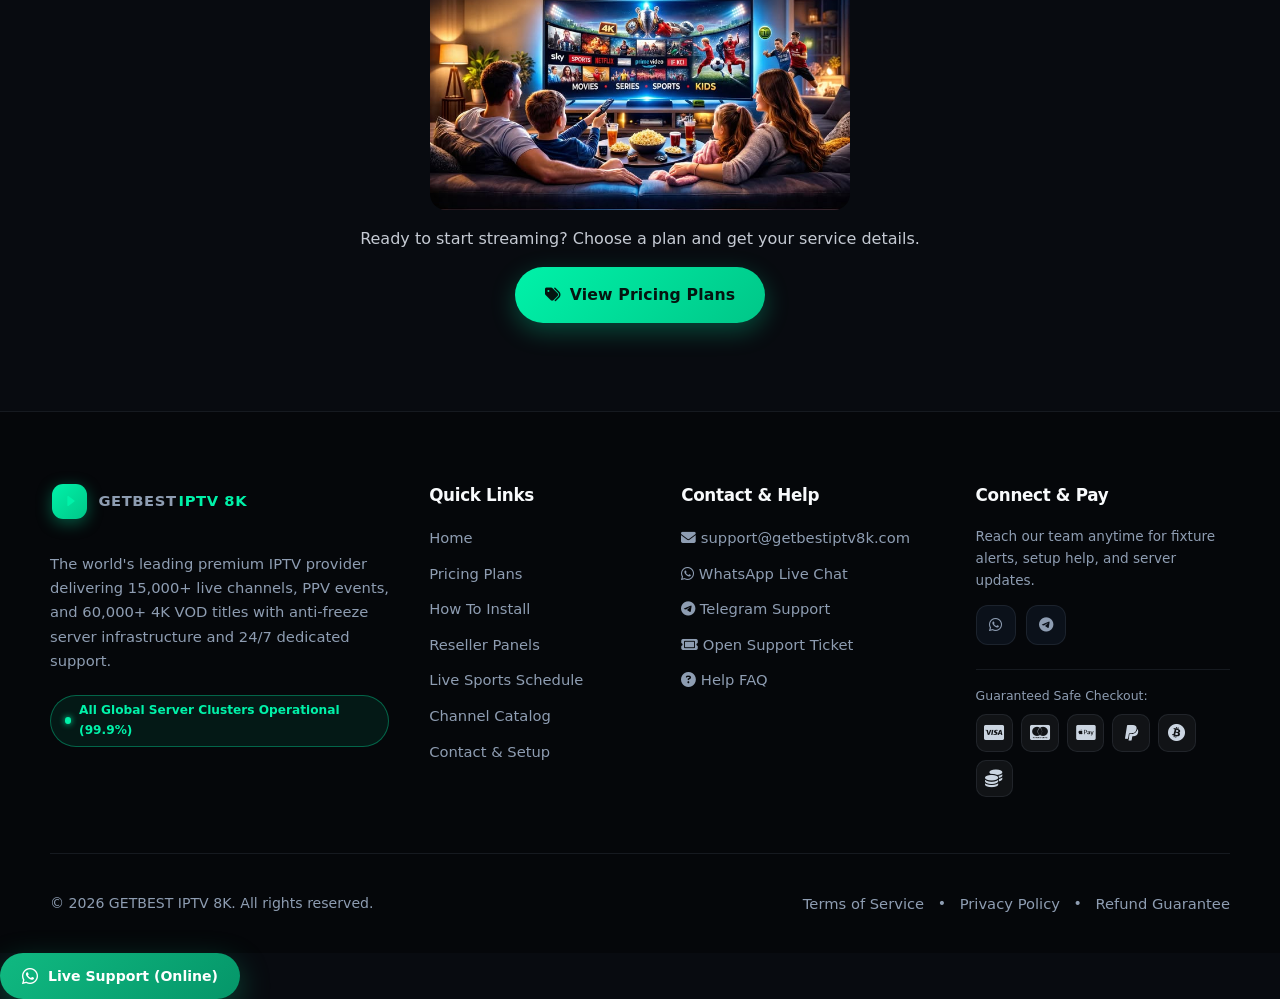
<file: smarters-guide.html>
<!DOCTYPE html>
<html lang="en">

<head>
  <meta charset="UTF-8" />
  <meta name="viewport" content="width=device-width, initial-scale=1.0" />
  <meta name="description" content="Complete guide to install and configure IPTV Smarters Pro on Firestick, Android TV, and Smart TV with M3U playlist or Xtream Codes." />
  <meta name="keywords" content="IPTV Smarters Pro Firestick setup, Smarters Pro Smart TV, install IPTV Smarters Pro, Xtream Codes setup, M3U IPTV setup, Smarters Pro tutorial" />
  <title>How to Setup IPTV Smarters Pro on Firestick &amp; Smart TV (2026) | GETBEST IPTV 8K</title>
  <link rel="icon" type="image/png" href="/Favicon/favicon-96x96.png" sizes="96x96" />
  <link rel="icon" type="image/svg+xml" href="/Favicon/favicon.svg" />
  <link rel="shortcut icon" href="/Favicon/favicon.ico" />
  <link rel="apple-touch-icon" sizes="180x180" href="/Favicon/apple-touch-icon.png" />
  <meta name="apple-mobile-web-app-title" content="IPTV 8k" />
  <link rel="manifest" href="/Favicon/site.webmanifest" />
  <link rel="canonical" href="https://getbestiptv8k.com/smarters-guide" />
  <meta property="og:type" content="article" />
  <meta property="og:site_name" content="GETBEST IPTV 8K" />
  <meta property="og:url" content="https://getbestiptv8k.com/smarters-guide" />
  <meta property="og:title" content="How to Setup IPTV Smarters Pro on Firestick &amp; Smart TV (2026) | GETBEST IPTV 8K" />
  <meta property="og:description" content="Complete guide to install and configure IPTV Smarters Pro on Firestick, Android TV, and Smart TV with M3U playlist or Xtream Codes." />
  <meta property="og:image" content="https://getbestiptv8k.com/assets/images/apps/smarters.jpg" />
  <meta name="twitter:card" content="summary_large_image" />
  <meta name="twitter:title" content="How to Setup IPTV Smarters Pro on Firestick &amp; Smart TV (2026) | GETBEST IPTV 8K" />
  <meta name="twitter:description" content="Complete guide to install and configure IPTV Smarters Pro on Firestick, Android TV, and Smart TV with M3U playlist or Xtream Codes." />
  <meta name="twitter:image" content="https://getbestiptv8k.com/assets/images/apps/smarters.jpg" />
  <link rel="stylesheet" href="https://cdnjs.cloudflare.com/ajax/libs/font-awesome/6.5.2/css/all.min.css" />
  <script type="application/ld+json">
  {
    "@context": "https://schema.org",
    "@type": "SoftwareApplication",
    "name": "IPTV Smarters Pro",
    "url": "https://getbestiptv8k.com/smarters-guide",
    "operatingSystem": "Android, iOS, Fire OS, Windows, macOS, Samsung Tizen, LG webOS",
    "applicationCategory": "MultimediaApplication",
    "image": "https://getbestiptv8k.com/assets/images/apps/smarters.jpg",
    "description": "IPTV Smarters Pro is a video streaming player designed for Smart TVs, Firestick, Android, and iOS devices supporting Xtream Codes API and M3U playlists with EPG and multi-screen support.",
    "offers": {
      "@type": "Offer",
      "price": "0",
      "priceCurrency": "USD"
    }
  }
  </script>
  <script type="application/ld+json">
  {
    "@context": "https://schema.org",
    "@type": "HowTo",
    "name": "Set Up IPTV Smarters Pro on Firestick and Smart TV",
    "url": "https://getbestiptv8k.com/smarters-guide",
    "description": "Complete guide to install and configure IPTV Smarters Pro on Firestick, Android TV, and Smart TV with M3U playlist or Xtream Codes.",
    "image": "https://getbestiptv8k.com/assets/images/smartespro/cover.jpg",
    "totalTime": "PT12M",
    "tool": [
      { "@type": "HowToTool", "name": "IPTV Smarters Pro" },
      { "@type": "HowToTool", "name": "Xtream Codes API or M3U playlist credentials" }
    ],
    "step": [
      {
        "@type": "HowToStep",
        "position": 1,
        "name": "Install IPTV Smarters Pro",
        "text": "Open your device app store and search for IPTV Smarters Pro. Select the official app, choose Install or Get, and launch it when the installation is complete.",
        "image": "https://getbestiptv8k.com/assets/images/smartespro/1.jpeg",
        "url": "https://getbestiptv8k.com/smarters-guide#smarters-steps"
      },
      {
        "@type": "HowToStep",
        "position": 2,
        "name": "Add Xtream Codes or M3U API Credentials",
        "text": "Open the app and select Login with Xtream Codes API or the M3U playlist option. Enter the server URL, username, and password provided by GETBEST IPTV 8K, then save the profile.",
        "image": "https://getbestiptv8k.com/assets/images/smartespro/2.jpeg",
        "url": "https://getbestiptv8k.com/smarters-guide#smarters-steps"
      },
      {
        "@type": "HowToStep",
        "position": 3,
        "name": "Load Your Channels",
        "text": "Wait while IPTV Smarters Pro syncs your live channels, movies, series, and electronic program guide. Once loading finishes, select Live TV or another category to start watching.",
        "image": "https://getbestiptv8k.com/assets/images/smartespro/3.jpeg",
        "url": "https://getbestiptv8k.com/smarters-guide#smarters-steps"
      },
      {
        "@type": "HowToStep",
        "position": 4,
        "name": "Start Watching",
        "text": "Once your channels are loaded, open Live TV, Movies, or Series to start streaming GETBEST IPTV 8K in up to 4K quality on any device with IPTV Smarters Pro installed.",
        "image": "https://getbestiptv8k.com/assets/images/smartespro/4.jpeg",
        "url": "https://getbestiptv8k.com/smarters-guide#smarters-steps"
      }
    ]
  }
  </script>
  <script type="application/ld+json">
  {
    "@context": "https://schema.org",
    "@type": "FAQPage",
    "url": "https://getbestiptv8k.com/smarters-guide",
    "mainEntity": [
      {
        "@type": "Question",
        "name": "Why is IPTV Smarters Pro not loading my channels?",
        "acceptedAnswer": {
          "@type": "Answer",
          "text": "Double-check the Xtream Codes or M3U credentials, confirm the server URL is active, and restart the app if the channel list does not populate."
        }
      },
      {
        "@type": "Question",
        "name": "Should I use Xtream Codes or M3U?",
        "acceptedAnswer": {
          "@type": "Answer",
          "text": "Both work, but Xtream Codes is often simpler for setup because it includes the server URL, username, and password in one place."
        }
      },
      {
        "@type": "Question",
        "name": "How do I fix a blank EPG or missing channels?",
        "acceptedAnswer": {
          "@type": "Answer",
          "text": "Refresh the app, confirm the service is active, and reload your playlist or Xtream account details to repopulate the channel list."
        }
      }
    ]
  }
  </script>
  <link rel="stylesheet" href="assets/style.css" />
  <style>
    .guide-hero .hero-actions {
      justify-content: center;
    }

    .scroll-progress-bar {
      position: fixed;
      top: 0;
      left: 0;
      width: 100%;
      height: 3px;
      background: rgba(16, 185, 129, 0.1);
      box-shadow: 0 0 18px rgba(16, 185, 129, 0.26);
      z-index: 1200;
      pointer-events: none;
    }

    .scroll-progress-fill {
      display: block;
      width: 0%;
      height: 100%;
      background: linear-gradient(90deg, #34d399, #5eead4, #10b981);
      box-shadow: 0 0 12px rgba(52, 211, 153, 0.9), 0 0 24px rgba(16, 185, 129, 0.65);
      transition: width 0.12s linear;
    }

    /* Hero cover: full-width, responsive rounded corners, glowing emerald shadow
       (equivalent of: w-full max-w-4xl mx-auto rounded-2xl shadow-2xl shadow-emerald-500/10 object-cover) */
    .hero-cover-image {
      display: block;
      width: 100%;          /* w-full */
      max-width: 56rem;     /* max-w-4xl */
      height: auto;
      margin: 1.25rem auto 0; /* mx-auto */
      object-fit: cover;    /* object-cover */
      border-radius: 1rem;  /* rounded-2xl */
      border: 1px solid rgba(16, 185, 129, 0.2);
      box-shadow: 0 25px 50px -12px rgba(0, 0, 0, 0.55),
                  0 0 40px rgba(16, 185, 129, 0.1); /* shadow-2xl + shadow-emerald-500/10 */
      transition: transform 0.3s ease, border-color 0.3s ease, box-shadow 0.3s ease;
    }

    .hero-cover-image:hover {
      transform: translateY(-4px);
      border-color: rgba(16, 185, 129, 0.4);
      box-shadow: 0 25px 50px -12px rgba(0, 0, 0, 0.6), 0 0 30px rgba(16, 185, 129, 0.2);
    }

    .step-image {
      width: 100%;
      height: 100%;
      object-fit: cover;
      border: 1px dashed rgba(94, 234, 212, 0.55);
      border-radius: 14px;
    }

    .cta-image {
      display: block;
      max-width: 420px;
      width: 100%;
      height: auto;
      margin: 0 auto 1rem;
      border-radius: 16px;
    }

    .smarters-guide {
      display: grid;
      gap: 1.5rem;
      max-width: 960px;
      margin: 0 auto;
    }

    .smarters-step {
      display: grid;
      grid-template-columns: minmax(220px, 0.8fr) minmax(0, 1.2fr);
      gap: 1.5rem;
      align-items: stretch;
      padding: 1.5rem;
      background: rgba(10, 15, 24, 0.82);
      border: 1px solid rgba(255, 255, 255, 0.08);
      border-radius: 22px;
      transition: transform 0.3s ease, border-color 0.3s ease, box-shadow 0.3s ease;
      will-change: transform;
    }

    .smarters-step:hover {
      transform: translateY(-4px);
      border-color: rgba(16, 185, 129, 0.4);
      box-shadow: 0 18px 32px rgba(16, 185, 129, 0.1), 0 0 20px rgba(16, 185, 129, 0.08);
    }

    .step-image-placeholder {
      min-height: 190px;
      display: flex;
      flex-direction: column;
      align-items: center;
      justify-content: center;
      gap: 0.65rem;
      padding: 1.25rem;
      border: 1px dashed rgba(94, 234, 212, 0.55);
      border-radius: 14px;
      background: linear-gradient(145deg, rgba(22, 35, 53, 0.9), rgba(13, 24, 38, 0.8));
      color: rgba(233, 239, 249, 0.76);
      text-align: center;
    }

    .step-image-placeholder i {
      color: #5eead4;
      font-size: 2rem;
    }

    .step-image-placeholder span {
      font-size: 0.84rem;
      letter-spacing: 0.04em;
      text-transform: uppercase;
    }

    .step-content {
      display: flex;
      flex-direction: column;
      justify-content: center;
    }

    .step-heading {
      display: flex;
      align-items: center;
      gap: 0.85rem;
      margin-bottom: 0.75rem;
    }

    .step-number {
      display: inline-flex;
      align-items: center;
      justify-content: center;
      flex: 0 0 auto;
      min-width: 2.25rem;
      padding: 0.25rem 0.75rem;
      border-radius: 9999px;
      background: rgba(16, 185, 129, 0.2);
      color: #34d399;
      border: 1px solid rgba(16, 185, 129, 0.3);
      box-shadow: 0 1px 2px rgba(0, 0, 0, 0.3), 0 0 14px rgba(16, 185, 129, 0.35);
      font-weight: 800;
    }

    .step-content h2 {
      margin: 0;
      color: #f4f7fb;
      font-size: 1.35rem;
    }

    .step-content p {
      margin: 0;
      color: rgba(233, 239, 249, 0.86);
      line-height: 1.75;
    }

    .guide-cta {
      margin-top: 2rem;
      text-align: center;
    }

    .guide-cta p {
      margin: 0 0 1rem;
      color: rgba(233, 239, 249, 0.84);
    }

    @media (max-width: 680px) {
      .smarters-step {
        grid-template-columns: 1fr;
      }

      .step-image-placeholder {
        min-height: 150px;
      }
    }
  </style>
</head>

<body>
  <div class="scroll-progress-bar" aria-hidden="true">
    <span class="scroll-progress-fill"></span>
  </div>

  <div class="page-shell">
    <div class="top-announcement">
      <div class="container announcement-inner">
        <span class="announcement-badge"><i class="fa-solid fa-bolt"></i> LIMITED OFFER</span>
        <p class="announcement-text">Experience Elite 4K Streaming — <strong>Claim Your 24-Hour Free Trial</strong> with
          Instant Setup!</p>
        <a href="support#trial" class="announcement-link">Get Free Trial <i
            class="fa-solid fa-arrow-right"></i></a>
      </div>
    </div>

    <header class="site-header">
      <div class="container header-inner">
        <a href="/" class="brand" aria-label="GETBEST IPTV 8K Home"><img src="Logo.png" alt="GETBEST IPTV 8K" class="brand-logo" style="width: 150px !important; height: auto !important; max-width: none !important;" width="381" height="222" /></a>
        <nav class="site-nav" id="main-nav" aria-label="Primary navigation">
          <ul class="nav-list">
            <li><a href="/#home">Home</a></li>
            <li><a href="/#features">Why Us</a></li>
            <li><a href="pricing">Pricing</a></li>
            <li><a href="install" class="active">How To Install</a></li>
            <li><a href="reseller">Resellers</a></li>
            <li class="nav-dropdown"><details><summary>Live Sports <i class="fa-solid fa-chevron-down"></i></summary><ul class="nav-dropdown-menu"><li><a href="football">Live Football</a></li><li><a href="sports">Live Sports</a></li></ul></details></li>
            <li><a href="catalog">Channels &amp; VOD</a></li>
            <li><a href="support">Support</a></li>
          </ul>
        </nav>
        <div class="header-actions">
          <a href="support#trial" class="button button-header-trial"><i class="fa-solid fa-bolt"></i> Free Trial</a>
          <button class="nav-toggle" aria-controls="main-nav" aria-expanded="false" id="nav-toggle"
            aria-label="Toggle navigation menu">
            <span class="bar"></span>
            <span class="bar"></span>
            <span class="bar"></span>
          </button>
        </div>
      </div>
    </header>

    <main>
      <section class="page-hero page-hero--support guide-hero">
        <div class="page-hero-background" aria-hidden="true"></div>
        <div class="page-hero-overlay"></div>
        <div class="container hero-content hero-content--small">
          <div class="hero-badge-pill">
            <span class="pulse-dot"></span>
            <span>IPTV SMARTERS PRO GUIDE</span>
          </div>
          <h1>Set Up IPTV Smarters Pro</h1>
          <p class="hero-text">Install the app, enter your service credentials, and load your channels in four simple steps.</p>
          <div class="hero-actions">
            <a href="#smarters-steps" class="button button-primary"><i class="fa-solid fa-list-check"></i> View Steps</a>
            <a href="pricing" class="button button-secondary"><i class="fa-solid fa-bolt"></i> View Plans</a>
          </div>
          <img src="assets/images/smartespro/cover.jpg" alt="IPTV Smarters Pro Cover Image for Firestick and Smart TV Setup Guide" class="hero-cover-image" loading="eager" width="735" height="420" />
        </div>
      </section>

      <section class="section reveal" id="smarters-steps">
        <div class="container section-heading">
          <span class="eyebrow"><i class="fa-solid fa-tv"></i> Step-by-Step Setup</span>
          <h2>Get IPTV Smarters Pro Running</h2>
          <p>Complete each step in order to install the app and connect your GETBEST IPTV 8K service.</p>
        </div>

        <div class="container smarters-guide">
          <article class="smarters-step">
            <img src="assets/images/smartespro/1.jpeg" alt="Install IPTV Smarters Pro App Screen on Firestick, Smart TV, and Android TV" class="step-image" loading="lazy" width="688" height="568" decoding="async" />
            <div class="step-content">
              <div class="step-heading">
                <span class="step-number">1</span>
                <h2>Install IPTV Smarters Pro</h2>
              </div>
              <p>Open your device app store and search for <strong>IPTV Smarters Pro</strong>. Select the official app, choose Install or Get, and launch it when the installation is complete.</p>
            </div>
          </article>

          <article class="smarters-step">
            <img src="assets/images/smartespro/2.jpeg" alt="IPTV Smarters Pro Xtream Codes and M3U Login Screen for Firestick Setup" class="step-image" loading="lazy" width="735" height="738" decoding="async" />
            <div class="step-content">
              <div class="step-heading">
                <span class="step-number">2</span>
                <h2>Add Xtream Codes or M3U API Credentials</h2>
              </div>
              <p>Open the app and select <strong>Login with Xtream Codes API</strong> or the M3U playlist option. Enter the server URL, username, and password provided by GETBEST IPTV 8K, then save the profile.</p>
            </div>
          </article>

          <article class="smarters-step">
            <img src="assets/images/smartespro/3.jpeg" alt="IPTV Smarters Pro Loading Live Channels and VOD on Smart TV and Firestick" class="step-image" loading="lazy" width="735" height="413" decoding="async" />
            <div class="step-content">
              <div class="step-heading">
                <span class="step-number">3</span>
                <h2>Load Your Channels</h2>
              </div>
              <p>Wait while IPTV Smarters Pro syncs your live channels, movies, series, and electronic program guide. Once loading finishes, select Live TV or another category to start watching.</p>
            </div>
          </article>

          <article class="smarters-step">
            <img src="assets/images/smartespro/4.jpeg" alt="IPTV Smarters Pro Live TV and On-Demand Content Streaming Screen" class="step-image" loading="lazy" width="736" height="552" decoding="async" />
            <div class="step-content">
              <div class="step-heading">
                <span class="step-number">4</span>
                <h2>Start Watching</h2>
              </div>
              <p>Once your channels are loaded, open Live TV, Movies, or Series to start streaming GETBEST IPTV 8K in up to 4K quality on any device with IPTV Smarters Pro installed.</p>
            </div>
          </article>
        </div>

        <div class="container guide-cta">
          <img src="assets/images/smartespro/page_section.jpeg" alt="IPTV Smarters Pro Start Streaming Banner for GETBEST IPTV 8K Plans" class="cta-image" loading="lazy" width="736" height="414" decoding="async" />
          <p>Ready to start streaming? Choose a plan and get your service details.</p>
          <a href="pricing" class="button button-primary"><i class="fa-solid fa-tags"></i> View Pricing Plans</a>
        </div>
      </section>
    </main>

    <footer class="site-footer">
      <div class="container footer-grid">
        <div class="footer-col-main">
          <a href="/" class="brand footer-brand"><span class="brand-icon-wrapper"><svg class="logo-icon" viewBox="0 0 24 24" width="16" height="16" aria-hidden="true" focusable="false"><path fill="currentColor" d="M8 5.5v13a1 1 0 0 0 1.54.84l9-6.5a1 1 0 0 0 0-1.68l-9-6.5A1 1 0 0 0 8 5.5Z" /></svg></span>GETBEST<span>IPTV 8K</span></a>
          <p class="footer-desc">The world's leading premium IPTV provider delivering 15,000+ live channels, PPV events,
            and 60,000+ 4K VOD titles with anti-freeze server infrastructure and 24/7 dedicated support.</p>
          <div class="footer-status-pill"><span class="status-indicator"></span><span>All Global Server Clusters
              Operational (99.9%)</span></div>
        </div>
        <div>
          <h3>Quick Links</h3>
          <ul>
            <li><a href="/#home">Home</a></li>
            <li><a href="pricing">Pricing Plans</a></li>
            <li><a href="install">How To Install</a></li>
            <li><a href="reseller">Reseller Panels</a></li>
            <li><a href="sports">Live Sports Schedule</a></li>
            <li><a href="catalog">Channel Catalog</a></li>
            <li><a href="support">Contact &amp; Setup</a></li>
          </ul>
        </div>
        <div>
          <h3>Contact &amp; Help</h3>
          <ul>
            <li><a href="mailto:support@getbestiptv8k.com"><i class="fa-solid fa-envelope"></i>
                support@getbestiptv8k.com</a></li>
            <li><a href="support#contact-form"><i class="fa-brands fa-whatsapp"></i> WhatsApp Live Chat</a></li>
            <li><a href="support#contact-form"><i class="fa-brands fa-telegram"></i> Telegram Support</a></li>
            <li><a href="support#contact-form"><i class="fa-solid fa-ticket"></i> Open Support Ticket</a></li>
            <li><a href="/#faq"><i class="fa-solid fa-circle-question"></i> Help FAQ</a></li>
          </ul>
        </div>
        <div>
          <h3>Connect &amp; Pay</h3>
          <p class="footer-subtext">Reach our team anytime for fixture alerts, setup help, and server updates.</p>
          <div class="footer-icon-row" aria-label="Support channels">
            <a href="support#contact-form" class="footer-icon-placeholder" aria-label="WhatsApp"
              title="WhatsApp"><i class="fa-brands fa-whatsapp"></i></a>
            <a href="support#contact-form" class="footer-icon-placeholder" aria-label="Telegram"
              title="Telegram"><i class="fa-brands fa-telegram"></i></a>
          </div>
          <div class="footer-payment-wrapper">
            <span class="payment-title">Guaranteed Safe Checkout:</span>
            <div class="footer-payment-placeholders" aria-label="Supported payment methods">
              <span class="payment-placeholder" title="Visa Card"><i class="fa-brands fa-cc-visa"></i></span>
              <span class="payment-placeholder" title="Mastercard"><i class="fa-brands fa-cc-mastercard"></i></span>
              <span class="payment-placeholder" title="Apple Pay"><i class="fa-brands fa-cc-apple-pay"></i></span>
              <span class="payment-placeholder" title="PayPal"><i class="fa-brands fa-paypal"></i></span>
              <span class="payment-placeholder" title="Bitcoin / Crypto"><i class="fa-brands fa-bitcoin"></i></span>
              <span class="payment-placeholder" title="USDT Tether"><i class="fa-solid fa-coins"></i></span>
            </div>
          </div>
        </div>
      </div>
      <div class="container footer-bottom">
        <div class="footer-bottom-inner">
          <p>&copy; 2026 GETBEST IPTV 8K. All rights reserved.</p>
          <div class="footer-bottom-links"><a href="terms">Terms of Service</a><span>•</span><a
              href="privacy">Privacy Policy</a><span>•</span><a href="terms#refund">Refund Guarantee</a></div>
        </div>
      </div>
    </footer>
    <button class="back-to-top" aria-label="Back to top" title="Scroll to top"><i class="fa-solid fa-arrow-up"
        aria-hidden="true"></i></button>
    <a class="sticky-cta" href="support#contact-form" aria-label="Chat with Support on WhatsApp"><i
        class="fa-brands fa-whatsapp" aria-hidden="true"></i><span>Live
        Support (Online)</span></a>
  </div>
  <script src="assets/script.js" defer></script>
</body>

</html>
</file>
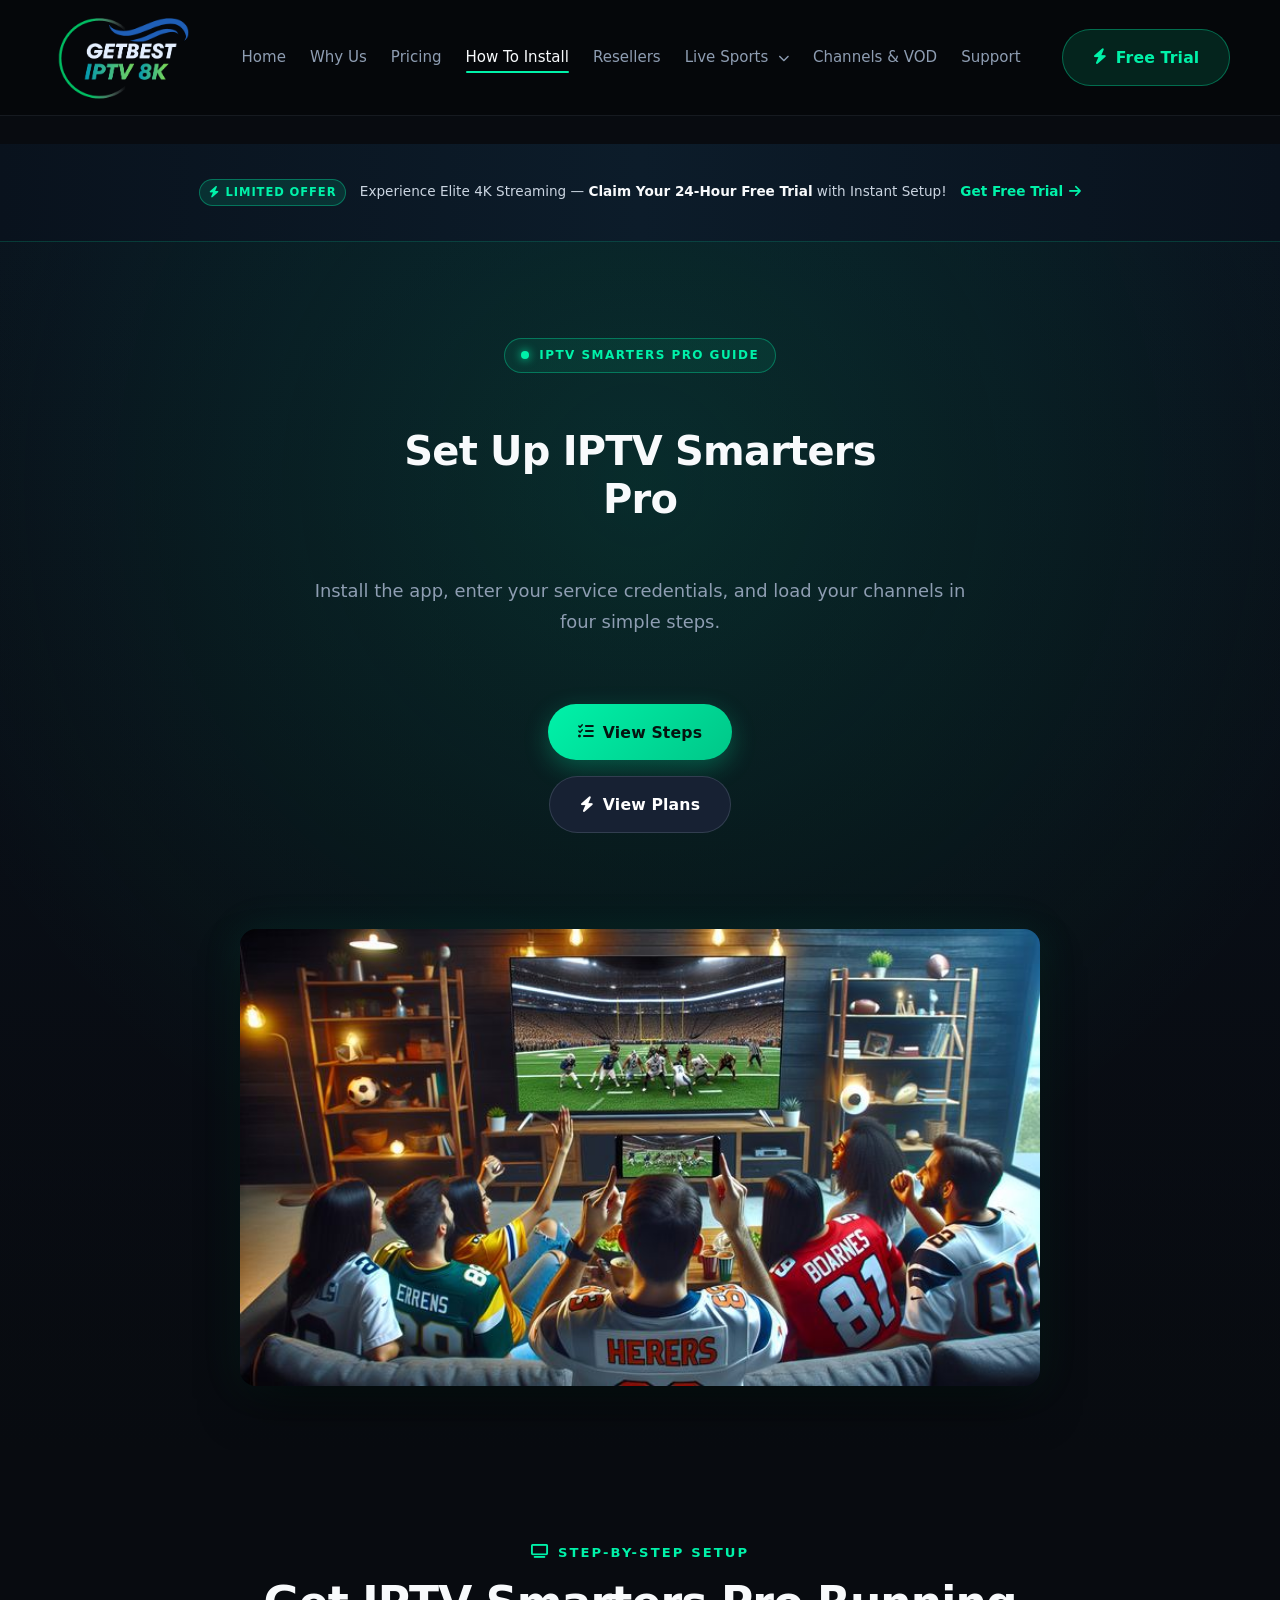
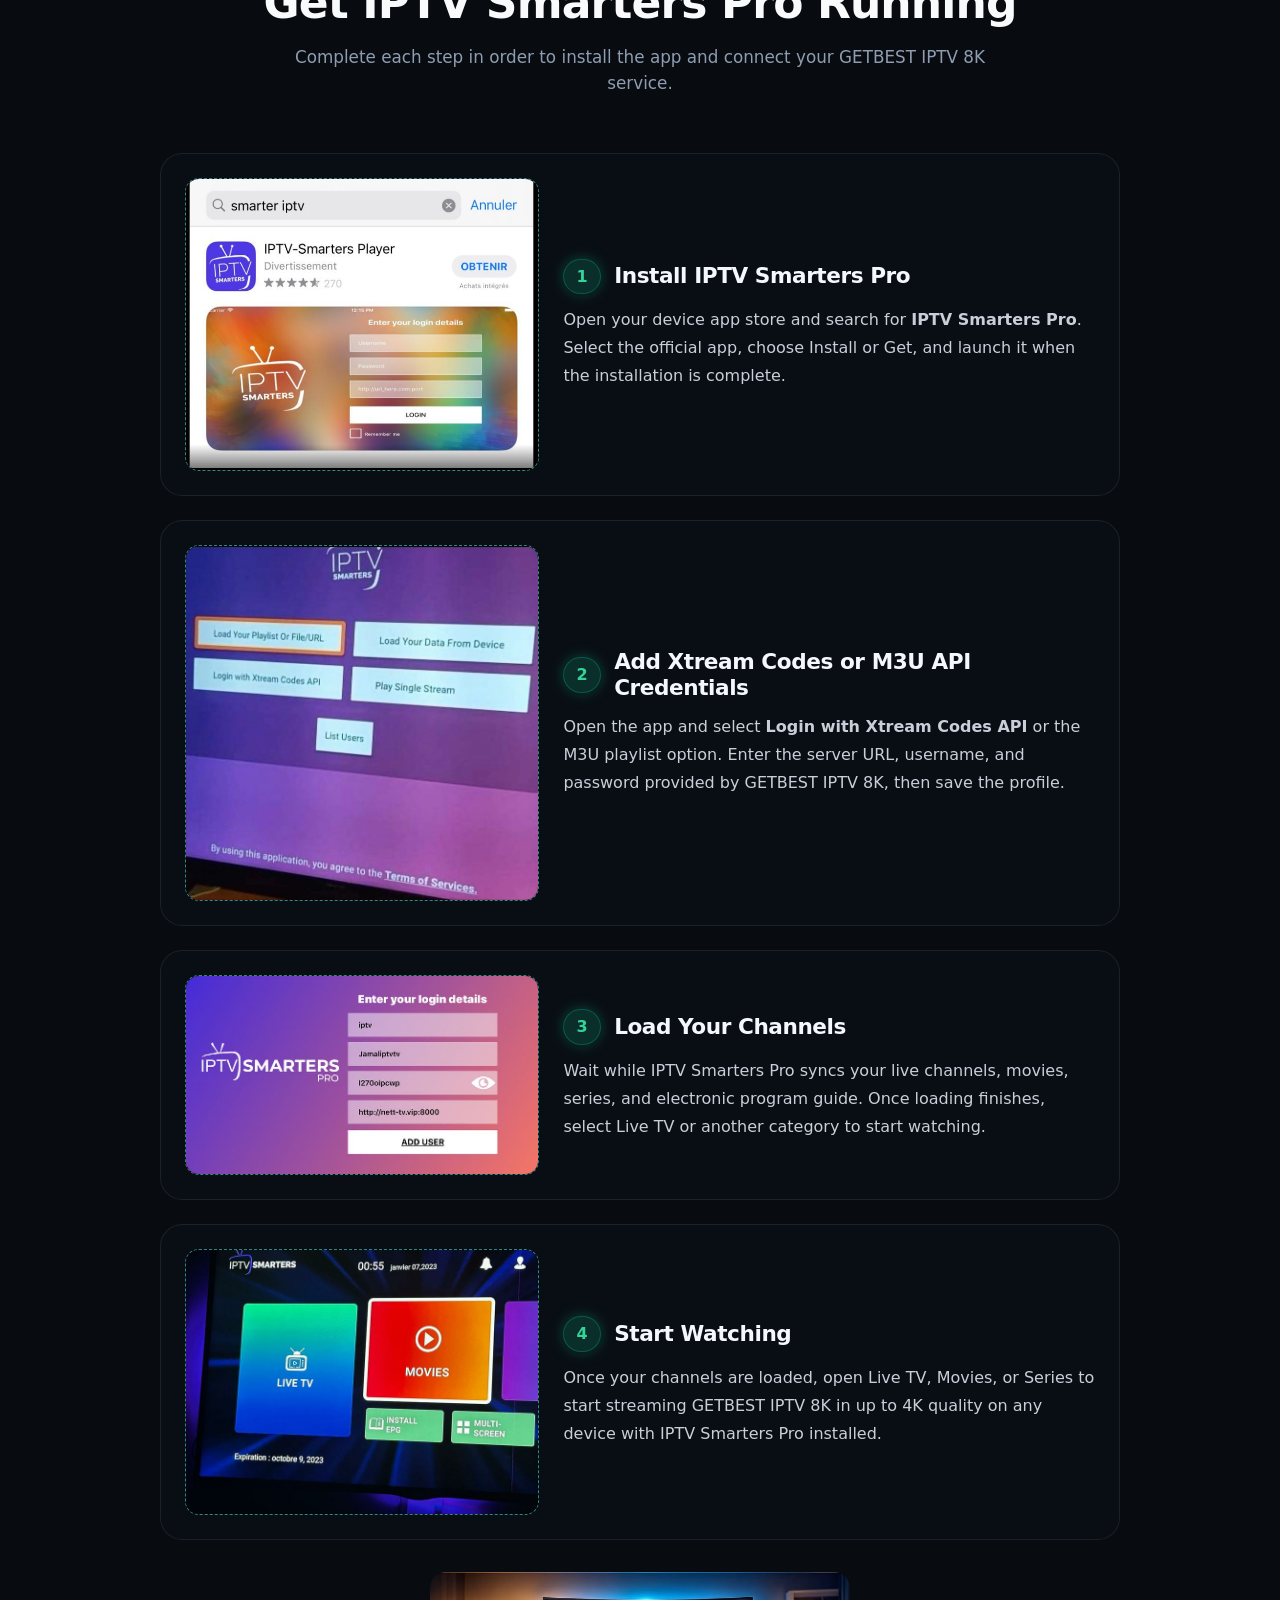
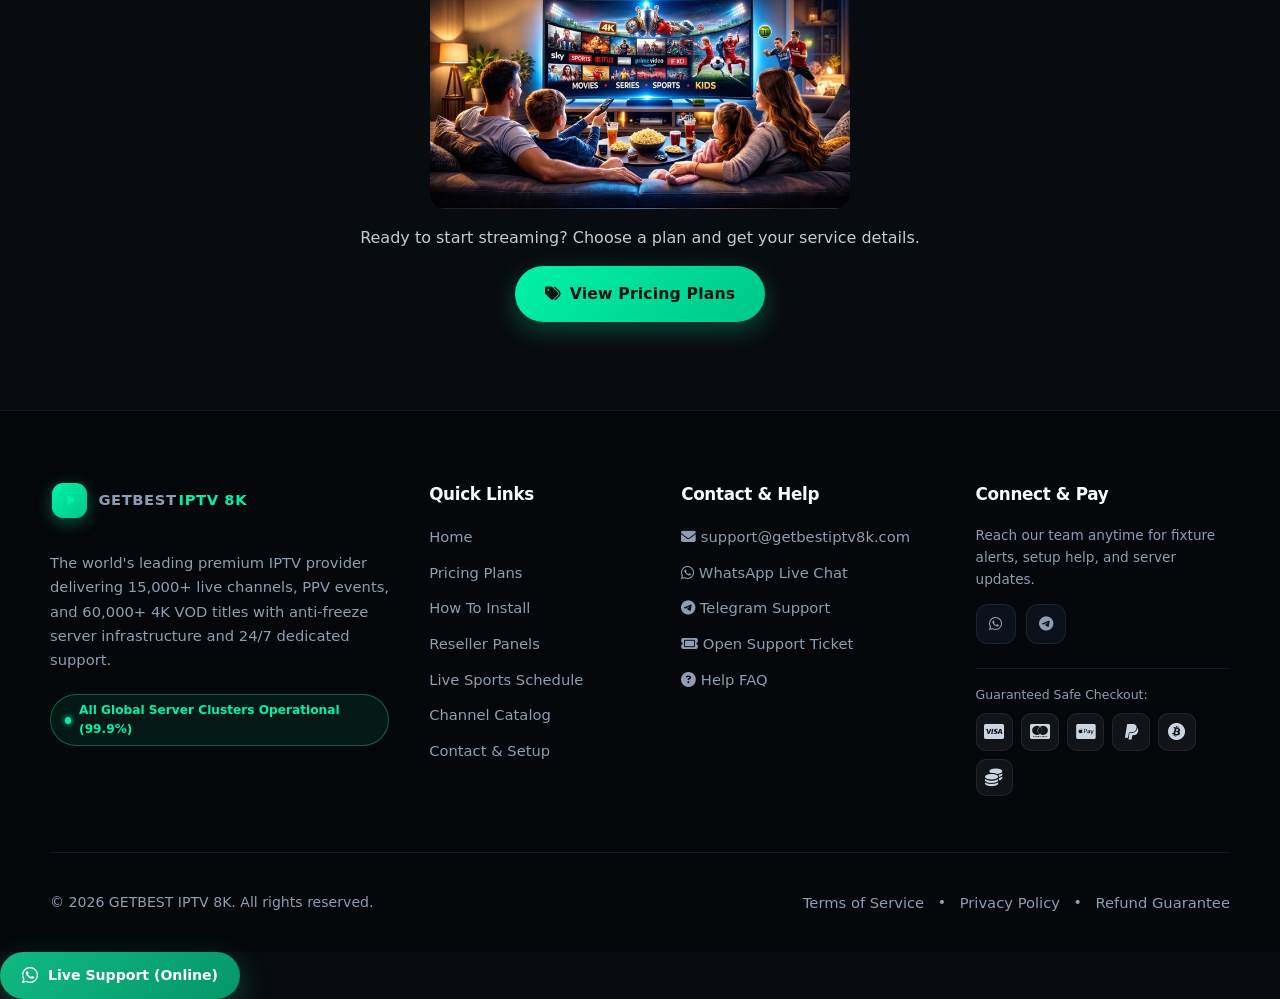
<file: smarters-pro.html>
<!DOCTYPE html>
<html lang="en">

<head>
  <meta charset="UTF-8" />
  <meta name="viewport" content="width=device-width, initial-scale=1.0" />
  <meta name="description" content="Learn how to install and configure IPTV Smarters Pro on Firestick, Android TV, Smart TV, iPhone, and other devices with Xtream Codes or M3U login details." />
  <meta name="keywords" content="IPTV Smarters Pro setup, IPTV Smarters Firestick, Smarters Player installation, Xtream Codes API setup, M3U playlist IPTV, Smart TV IPTV app" />
  <title>IPTV Smarters Pro Setup Guide for Firestick and TV | GETBEST IPTV 8K</title>
  <link rel="icon" type="image/png" href="/Favicon/favicon-96x96.png" sizes="96x96" />
  <link rel="icon" type="image/svg+xml" href="/Favicon/favicon.svg" />
  <link rel="shortcut icon" href="/Favicon/favicon.ico" />
  <link rel="apple-touch-icon" sizes="180x180" href="/Favicon/apple-touch-icon.png" />
  <meta name="apple-mobile-web-app-title" content="IPTV 8k" />
  <link rel="manifest" href="/Favicon/site.webmanifest" />
  <link rel="canonical" href="https://getbestiptv8k.com/smarters-guide" />
  <meta property="og:type" content="article" />
  <meta property="og:site_name" content="GETBEST IPTV 8K" />
  <meta property="og:url" content="https://getbestiptv8k.com/smarters-guide" />
  <meta property="og:title" content="IPTV Smarters Pro Setup Guide for Firestick and TV | GETBEST IPTV 8K" />
  <meta property="og:description" content="Follow the complete Smarters Player installation guide and connect your IPTV subscription in minutes." />
  <meta property="og:image" content="https://getbestiptv8k.com/assets/images/apps/smarters.jpg" />
  <meta name="twitter:card" content="summary_large_image" />
  <meta name="twitter:title" content="IPTV Smarters Pro Setup Guide for Firestick and TV | GETBEST IPTV 8K" />
  <meta name="twitter:description" content="Install IPTV Smarters Pro and connect GETBEST IPTV 8K using Xtream Codes or an M3U playlist." />
  <meta name="twitter:image" content="https://getbestiptv8k.com/assets/images/apps/smarters.jpg" />
  <link rel="stylesheet" href="https://cdnjs.cloudflare.com/ajax/libs/font-awesome/6.5.2/css/all.min.css" />
  <link rel="stylesheet" href="assets/style.css" />
  <style>
    .guide-hero .hero-actions {
      justify-content: center;
    }

    .scroll-progress-bar {
      position: fixed;
      top: 0;
      left: 0;
      width: 100%;
      height: 3px;
      background: rgba(16, 185, 129, 0.1);
      box-shadow: 0 0 18px rgba(16, 185, 129, 0.26);
      z-index: 1200;
      pointer-events: none;
    }

    .scroll-progress-fill {
      display: block;
      width: 0%;
      height: 100%;
      background: linear-gradient(90deg, #34d399, #5eead4, #10b981);
      box-shadow: 0 0 12px rgba(52, 211, 153, 0.9), 0 0 24px rgba(16, 185, 129, 0.65);
      transition: width 0.12s linear;
    }

    .hero-cover-image {
      display: block;
      width: 100%;
      max-width: 56rem;
      height: auto;
      margin: 1.25rem auto 0;
      object-fit: cover;
      border-radius: 1rem;
      box-shadow: 0 25px 50px -12px rgba(0, 0, 0, 0.55),
                  0 0 40px rgba(16, 185, 129, 0.1);
    }

    .step-image {
      width: 100%;
      height: 100%;
      object-fit: cover;
      border: 1px dashed rgba(94, 234, 212, 0.55);
      border-radius: 14px;
    }

    .cta-image {
      display: block;
      max-width: 420px;
      width: 100%;
      height: auto;
      margin: 0 auto 1rem;
      border-radius: 16px;
    }

    .smarters-guide {
      display: grid;
      gap: 1.5rem;
      max-width: 960px;
      margin: 0 auto;
    }

    .smarters-step {
      display: grid;
      grid-template-columns: minmax(220px, 0.8fr) minmax(0, 1.2fr);
      gap: 1.5rem;
      align-items: stretch;
      padding: 1.5rem;
      background: rgba(10, 15, 24, 0.82);
      border: 1px solid rgba(255, 255, 255, 0.08);
      border-radius: 22px;
      transition: transform 0.3s ease, border-color 0.3s ease, box-shadow 0.3s ease;
      will-change: transform;
    }

    .smarters-step:hover {
      transform: translateY(-4px);
      border-color: rgba(16, 185, 129, 0.4);
      box-shadow: 0 18px 32px rgba(16, 185, 129, 0.1), 0 0 20px rgba(16, 185, 129, 0.08);
    }

    .step-image-placeholder {
      min-height: 190px;
      display: flex;
      flex-direction: column;
      align-items: center;
      justify-content: center;
      gap: 0.65rem;
      padding: 1.25rem;
      border: 1px dashed rgba(94, 234, 212, 0.55);
      border-radius: 14px;
      background: linear-gradient(145deg, rgba(22, 35, 53, 0.9), rgba(13, 24, 38, 0.8));
      color: rgba(233, 239, 249, 0.76);
      text-align: center;
    }

    .step-image-placeholder i {
      color: #5eead4;
      font-size: 2rem;
    }

    .step-image-placeholder span {
      font-size: 0.84rem;
      letter-spacing: 0.04em;
      text-transform: uppercase;
    }

    .step-content {
      display: flex;
      flex-direction: column;
      justify-content: center;
    }

    .step-heading {
      display: flex;
      align-items: center;
      gap: 0.85rem;
      margin-bottom: 0.75rem;
    }

    .step-number {
      display: inline-flex;
      align-items: center;
      justify-content: center;
      flex: 0 0 auto;
      min-width: 2.25rem;
      padding: 0.25rem 0.75rem;
      border-radius: 9999px;
      background: rgba(16, 185, 129, 0.2);
      color: #34d399;
      border: 1px solid rgba(16, 185, 129, 0.3);
      box-shadow: 0 1px 2px rgba(0, 0, 0, 0.3), 0 0 14px rgba(16, 185, 129, 0.35);
      font-weight: 800;
    }

    .step-content h2 {
      margin: 0;
      color: #f4f7fb;
      font-size: 1.35rem;
    }

    .step-content p {
      margin: 0;
      color: rgba(233, 239, 249, 0.86);
      line-height: 1.75;
    }

    .guide-cta {
      margin-top: 2rem;
      text-align: center;
    }

    .guide-cta p {
      margin: 0 0 1rem;
      color: rgba(233, 239, 249, 0.84);
    }

    @media (max-width: 680px) {
      .smarters-step {
        grid-template-columns: 1fr;
      }

      .step-image-placeholder {
        min-height: 150px;
      }
    }
  </style>
</head>

<body>
  <div class="scroll-progress-bar" aria-hidden="true">
    <span class="scroll-progress-fill"></span>
  </div>

  <div class="page-shell">
    <div class="top-announcement">
      <div class="container announcement-inner">
        <span class="announcement-badge"><i class="fa-solid fa-bolt"></i> LIMITED OFFER</span>
        <p class="announcement-text">Experience Elite 4K Streaming — <strong>Claim Your 24-Hour Free Trial</strong> with
          Instant Setup!</p>
        <a href="support#trial" class="announcement-link">Get Free Trial <i
            class="fa-solid fa-arrow-right"></i></a>
      </div>
    </div>

    <header class="site-header">
      <div class="container header-inner">
        <a href="/" class="brand" aria-label="GETBEST IPTV 8K Home"><img src="Logo.png" alt="GETBEST IPTV 8K" class="brand-logo" style="width: 150px !important; height: auto !important; max-width: none !important;" width="381" height="222" /></a>
        <nav class="site-nav" id="main-nav" aria-label="Primary navigation">
          <ul class="nav-list">
            <li><a href="/#home">Home</a></li>
            <li><a href="/#features">Why Us</a></li>
            <li><a href="pricing">Pricing</a></li>
            <li><a href="install" class="active">How To Install</a></li>
            <li><a href="reseller">Resellers</a></li>
            <li class="nav-dropdown"><details><summary>Live Sports <i class="fa-solid fa-chevron-down"></i></summary><ul class="nav-dropdown-menu"><li><a href="football">Live Football</a></li><li><a href="sports">Live Sports</a></li></ul></details></li>
            <li><a href="catalog">Channels &amp; VOD</a></li>
            <li><a href="support">Support</a></li>
          </ul>
        </nav>
        <div class="header-actions">
          <a href="support#trial" class="button button-header-trial"><i class="fa-solid fa-bolt"></i> Free Trial</a>
          <button class="nav-toggle" aria-controls="main-nav" aria-expanded="false" id="nav-toggle"
            aria-label="Toggle navigation menu">
            <span class="bar"></span>
            <span class="bar"></span>
            <span class="bar"></span>
          </button>
        </div>
      </div>
    </header>

    <main>
      <section class="page-hero page-hero--support guide-hero">
        <div class="page-hero-background" aria-hidden="true"></div>
        <div class="page-hero-overlay"></div>
        <div class="container hero-content hero-content--small">
          <div class="hero-badge-pill">
            <span class="pulse-dot"></span>
            <span>IPTV SMARTERS PRO GUIDE</span>
          </div>
          <h1>Set Up IPTV Smarters Pro</h1>
          <p class="hero-text">Install the app, enter your service credentials, and load your channels in four simple steps.</p>
          <div class="hero-actions">
            <a href="#smarters-steps" class="button button-primary"><i class="fa-solid fa-list-check"></i> View Steps</a>
            <a href="pricing" class="button button-secondary"><i class="fa-solid fa-bolt"></i> View Plans</a>
          </div>
          <img src="assets/images/smartespro/cover.jpg" alt="IPTV Smarters Pro cover — install IPTV Smarters Pro on Firestick, Smart TV, and Android TV" class="hero-cover-image" loading="eager" width="735" height="420" />
        </div>
      </section>

      <section class="section reveal" id="smarters-steps">
        <div class="container section-heading">
          <span class="eyebrow"><i class="fa-solid fa-tv"></i> Step-by-Step Setup</span>
          <h2>Get IPTV Smarters Pro Running</h2>
          <p>Complete each step in order to install the app and connect your GETBEST IPTV 8K service.</p>
        </div>

        <div class="container smarters-guide">
          <article class="smarters-step">
            <img src="assets/images/smartespro/1.jpeg" alt="Install IPTV Smarters Pro from the device app store on Firestick, Smart TV, or Android TV" class="step-image" loading="lazy" width="688" height="568" decoding="async" />
            <div class="step-content">
              <div class="step-heading">
                <span class="step-number">1</span>
                <h2>Install IPTV Smarters Pro</h2>
              </div>
              <p>Open your device app store and search for <strong>IPTV Smarters Pro</strong>. Select the official app, choose Install or Get, and launch it when the installation is complete.</p>
            </div>
          </article>

          <article class="smarters-step">
            <img src="assets/images/smartespro/2.jpeg" alt="Add Xtream Codes API or M3U playlist credentials in IPTV Smarters Pro" class="step-image" loading="lazy" width="735" height="738" decoding="async" />
            <div class="step-content">
              <div class="step-heading">
                <span class="step-number">2</span>
                <h2>Add Xtream Codes or M3U API Credentials</h2>
              </div>
              <p>Open the app and select <strong>Login with Xtream Codes API</strong> or the M3U playlist option. Enter the server URL, username, and password provided by GETBEST IPTV 8K, then save the profile.</p>
            </div>
          </article>

          <article class="smarters-step">
            <img src="assets/images/smartespro/3.jpeg" alt="IPTV Smarters Pro loading live channels, movies, and series" class="step-image" loading="lazy" width="735" height="413" decoding="async" />
            <div class="step-content">
              <div class="step-heading">
                <span class="step-number">3</span>
                <h2>Load Your Channels</h2>
              </div>
              <p>Wait while IPTV Smarters Pro syncs your live channels, movies, series, and electronic program guide. Once loading finishes, select Live TV or another category to start watching.</p>
            </div>
          </article>

          <article class="smarters-step">
            <img src="assets/images/smartespro/4.jpeg" alt="Start watching live TV with IPTV Smarters Pro after setup" class="step-image" loading="lazy" width="736" height="552" decoding="async" />
            <div class="step-content">
              <div class="step-heading">
                <span class="step-number">4</span>
                <h2>Start Watching</h2>
              </div>
              <p>Once your channels are loaded, open Live TV, Movies, or Series to start streaming GETBEST IPTV 8K in up to 4K quality on any device with IPTV Smarters Pro installed.</p>
            </div>
          </article>
        </div>

        <div class="container guide-cta">
          <img src="assets/images/smartespro/page_section.jpeg" alt="Start streaming with IPTV Smarters Pro — choose a GETBEST IPTV 8K plan" class="cta-image" loading="lazy" width="736" height="414" decoding="async" />
          <p>Ready to start streaming? Choose a plan and get your service details.</p>
          <a href="pricing" class="button button-primary"><i class="fa-solid fa-tags"></i> View Pricing Plans</a>
        </div>
      </section>
    </main>

    <footer class="site-footer">
      <div class="container footer-grid">
        <div class="footer-col-main">
          <a href="/" class="brand footer-brand"><span class="brand-icon-wrapper"><svg class="logo-icon" viewBox="0 0 24 24" width="16" height="16" aria-hidden="true" focusable="false"><path fill="currentColor" d="M8 5.5v13a1 1 0 0 0 1.54.84l9-6.5a1 1 0 0 0 0-1.68l-9-6.5A1 1 0 0 0 8 5.5Z" /></svg></span>GETBEST<span>IPTV 8K</span></a>
          <p class="footer-desc">The world's leading premium IPTV provider delivering 15,000+ live channels, PPV events,
            and 60,000+ 4K VOD titles with anti-freeze server infrastructure and 24/7 dedicated support.</p>
          <div class="footer-status-pill"><span class="status-indicator"></span><span>All Global Server Clusters
              Operational (99.9%)</span></div>
        </div>
        <div>
          <h3>Quick Links</h3>
          <ul>
            <li><a href="/#home">Home</a></li>
            <li><a href="pricing">Pricing Plans</a></li>
            <li><a href="install">How To Install</a></li>
            <li><a href="reseller">Reseller Panels</a></li>
            <li><a href="sports">Live Sports Schedule</a></li>
            <li><a href="catalog">Channel Catalog</a></li>
            <li><a href="support">Contact &amp; Setup</a></li>
          </ul>
        </div>
        <div>
          <h3>Contact &amp; Help</h3>
          <ul>
            <li><a href="mailto:support@getbestiptv8k.com"><i class="fa-solid fa-envelope"></i>
                support@getbestiptv8k.com</a></li>
            <li><a href="support#contact-form"><i class="fa-brands fa-whatsapp"></i> WhatsApp Live Chat</a></li>
            <li><a href="support#contact-form"><i class="fa-brands fa-telegram"></i> Telegram Support</a></li>
            <li><a href="support#contact-form"><i class="fa-solid fa-ticket"></i> Open Support Ticket</a></li>
            <li><a href="/#faq"><i class="fa-solid fa-circle-question"></i> Help FAQ</a></li>
          </ul>
        </div>
        <div>
          <h3>Connect &amp; Pay</h3>
          <p class="footer-subtext">Reach our team anytime for fixture alerts, setup help, and server updates.</p>
          <div class="footer-icon-row" aria-label="Support channels">
            <a href="support#contact-form" class="footer-icon-placeholder" aria-label="WhatsApp"
              title="WhatsApp"><i class="fa-brands fa-whatsapp"></i></a>
            <a href="support#contact-form" class="footer-icon-placeholder" aria-label="Telegram"
              title="Telegram"><i class="fa-brands fa-telegram"></i></a>
          </div>
          <div class="footer-payment-wrapper">
            <span class="payment-title">Guaranteed Safe Checkout:</span>
            <div class="footer-payment-placeholders" aria-label="Supported payment methods">
              <span class="payment-placeholder" title="Visa Card"><i class="fa-brands fa-cc-visa"></i></span>
              <span class="payment-placeholder" title="Mastercard"><i class="fa-brands fa-cc-mastercard"></i></span>
              <span class="payment-placeholder" title="Apple Pay"><i class="fa-brands fa-cc-apple-pay"></i></span>
              <span class="payment-placeholder" title="PayPal"><i class="fa-brands fa-paypal"></i></span>
              <span class="payment-placeholder" title="Bitcoin / Crypto"><i class="fa-brands fa-bitcoin"></i></span>
              <span class="payment-placeholder" title="USDT Tether"><i class="fa-solid fa-coins"></i></span>
            </div>
          </div>
        </div>
      </div>
      <div class="container footer-bottom">
        <div class="footer-bottom-inner">
          <p>&copy; 2026 GETBEST IPTV 8K. All rights reserved.</p>
          <div class="footer-bottom-links"><a href="terms">Terms of Service</a><span>•</span><a
              href="privacy">Privacy Policy</a><span>•</span><a href="terms#refund">Refund Guarantee</a></div>
        </div>
      </div>
    </footer>
    <button class="back-to-top" aria-label="Back to top" title="Scroll to top"><i class="fa-solid fa-arrow-up"
        aria-hidden="true"></i></button>
    <a class="sticky-cta" href="support#contact-form" aria-label="Chat with Support on WhatsApp"><i
        class="fa-brands fa-whatsapp" aria-hidden="true"></i><span>Live
        Support (Online)</span></a>
  </div>
  <script src="assets/script.js" defer></script>
</body>

</html>
</file>
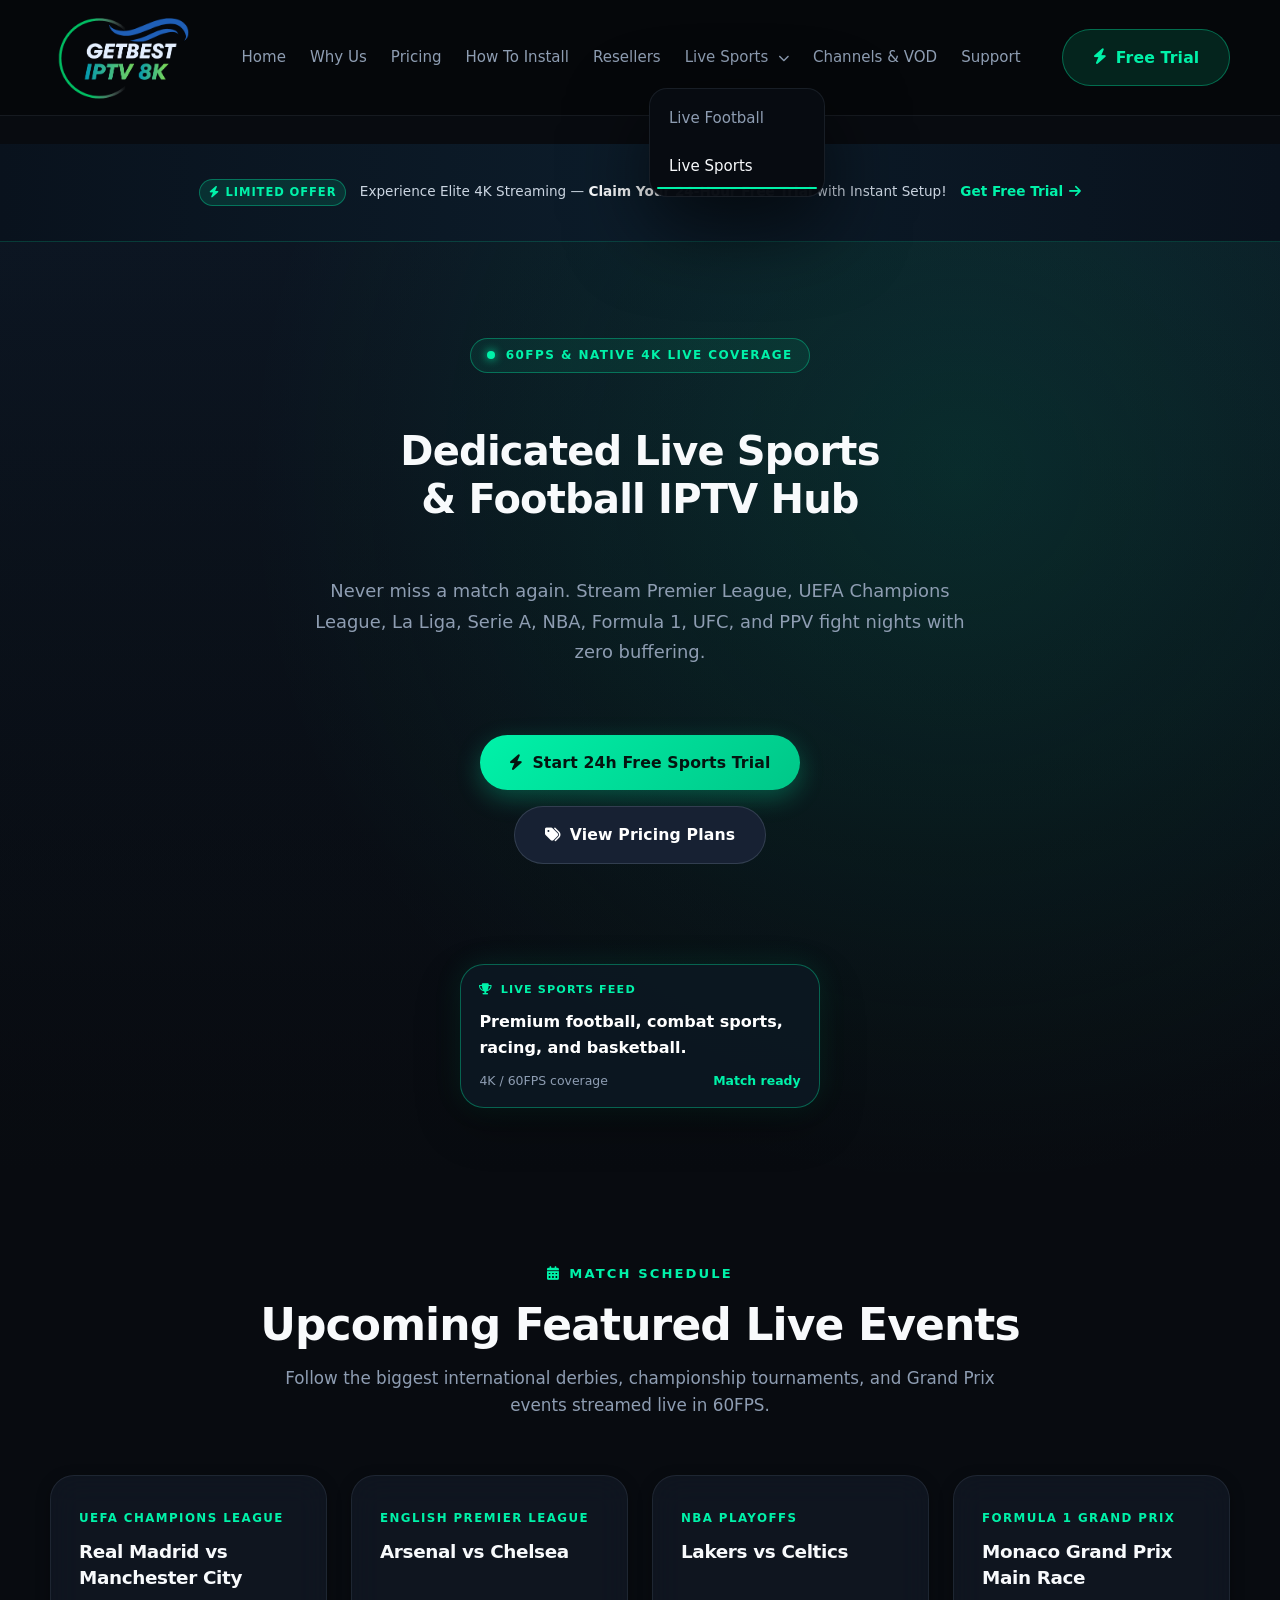
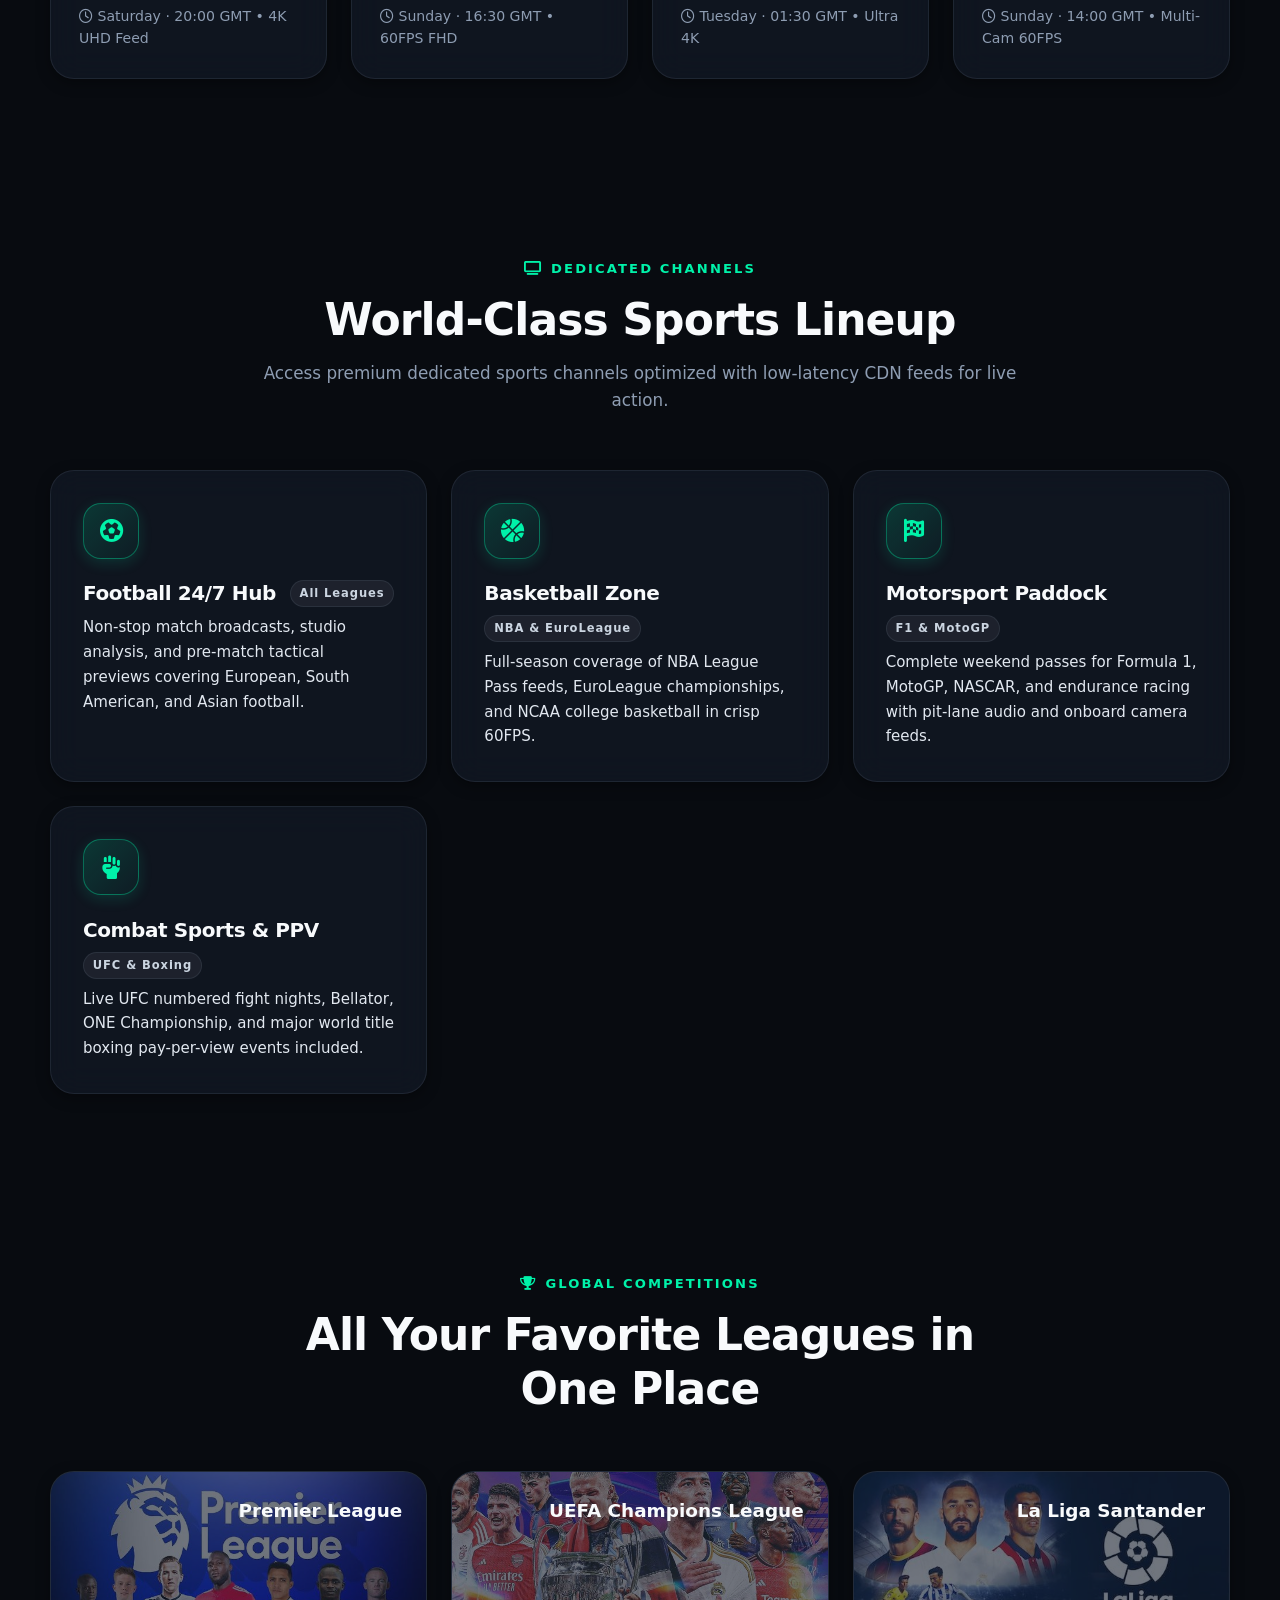
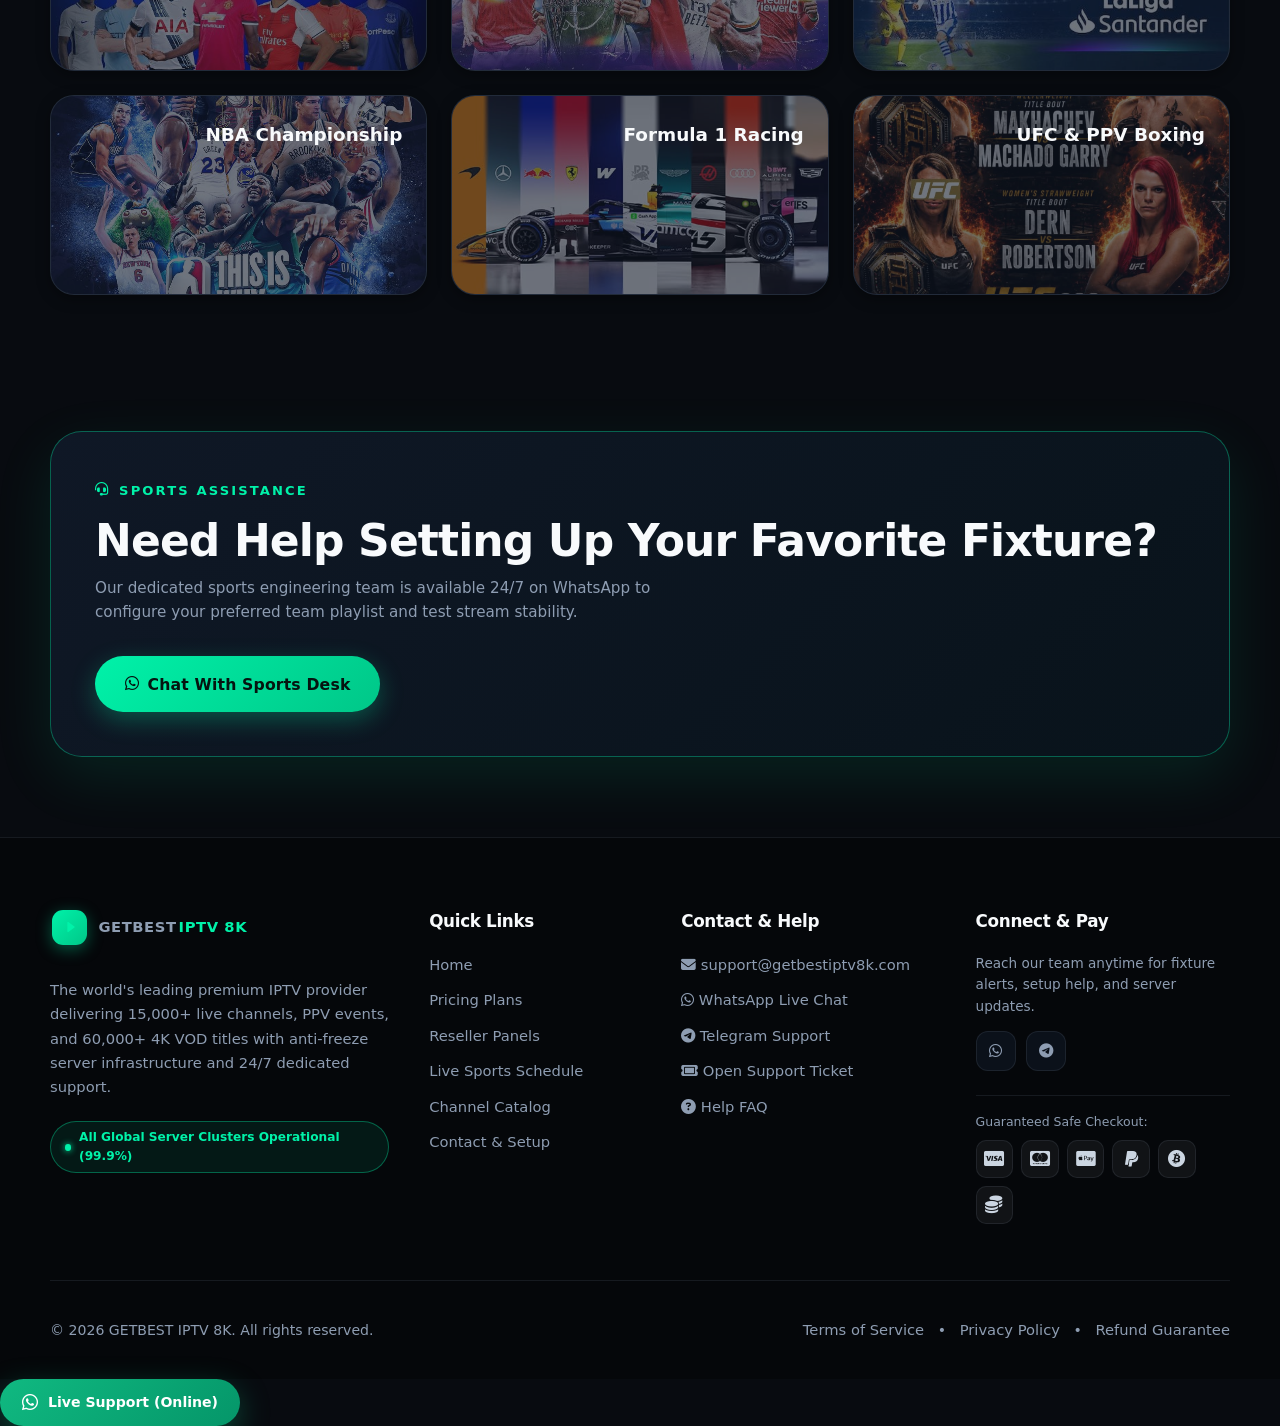
<file: sports.html>
<!DOCTYPE html>
<html lang="en">
<head>
  <meta charset="UTF-8" />
  <meta name="viewport" content="width=device-width, initial-scale=1.0" />
  <meta name="description" content="Watch live sports and football IPTV in 4K and 60FPS with Premier League, Champions League, NBA, UFC, Formula 1, PPV, and global match coverage." />
  <meta name="keywords" content="live sports IPTV, football IPTV, 4K sports streaming, Premier League IPTV, Champions League IPTV, NBA IPTV, UFC IPTV, Formula 1 IPTV, PPV sports IPTV" />
  <title>Live Sports and Football IPTV in 4K | GETBEST IPTV 8K</title>
  <link rel="icon" type="image/png" href="/Favicon/favicon-96x96.png" sizes="96x96" />
  <link rel="icon" type="image/svg+xml" href="/Favicon/favicon.svg" />
  <link rel="shortcut icon" href="/Favicon/favicon.ico" />
  <link rel="apple-touch-icon" sizes="180x180" href="/Favicon/apple-touch-icon.png" />
  <meta name="apple-mobile-web-app-title" content="IPTV 8k" />
  <link rel="manifest" href="/Favicon/site.webmanifest" />
  <link rel="canonical" href="https://getbestiptv8k.com/sports" />
  <meta property="og:type" content="website" />
  <meta property="og:site_name" content="GETBEST IPTV 8K" />
  <meta property="og:url" content="https://getbestiptv8k.com/sports" />
  <meta property="og:title" content="Live Sports and Football IPTV in 4K | GETBEST IPTV 8K" />
  <meta property="og:description" content="Stream football, basketball, UFC, Formula 1, and premium sports channels in smooth 4K and 60FPS quality." />
  <meta property="og:image" content="https://getbestiptv8k.com/assets/images/Premium%20Channel/Global%20Sports%20%26%20Football%20Hub.jpeg" />
  <meta name="twitter:card" content="summary_large_image" />
  <meta name="twitter:title" content="Live Sports and Football IPTV in 4K | GETBEST IPTV 8K" />
  <meta name="twitter:description" content="Get reliable live sports IPTV with global leagues, match schedules, and premium PPV coverage." />
  <meta name="twitter:image" content="https://getbestiptv8k.com/assets/images/Premium%20Channel/Global%20Sports%20%26%20Football%20Hub.jpeg" />
  <link rel="stylesheet" href="https://cdnjs.cloudflare.com/ajax/libs/font-awesome/6.5.2/css/all.min.css" />
  <link rel="stylesheet" href="assets/style.css" />
</head>
<body>
  <div class="page-shell">
    <!-- Top Announcement Bar -->
    <div class="top-announcement">
      <div class="container announcement-inner">
        <span class="announcement-badge"><i class="fa-solid fa-bolt"></i> LIMITED OFFER</span>
        <p class="announcement-text">Experience Elite 4K Streaming — <strong>Claim Your 24-Hour Free Trial</strong> with Instant Setup!</p>
        <a href="support#trial" class="announcement-link">Get Free Trial <i class="fa-solid fa-arrow-right"></i></a>
      </div>
    </div>

    <!-- Site Header -->
    <header class="site-header">
      <div class="container header-inner">
        <a href="/" class="brand" aria-label="GETBEST IPTV 8K Home"><img src="Logo.png" alt="GETBEST IPTV 8K" class="brand-logo" style="width: 150px !important; height: auto !important; max-width: none !important;" width="381" height="222" /></a>
        <nav class="site-nav" id="main-nav" aria-label="Primary navigation">
          <ul class="nav-list">
            <li><a href="/#home">Home</a></li>
            <li><a href="/#features">Why Us</a></li>
            <li><a href="pricing">Pricing</a></li>
            <li><a href="install">How To Install</a></li>
            <li><a href="reseller">Resellers</a></li>
            <li class="nav-dropdown"><details open><summary class="active">Live Sports <i class="fa-solid fa-chevron-down"></i></summary><ul class="nav-dropdown-menu"><li><a href="football">Live Football</a></li><li><a href="sports" class="active">Live Sports</a></li></ul></details></li>
            <li><a href="catalog">Channels & VOD</a></li>
            <li><a href="support">Support</a></li>
          </ul>
        </nav>
        <div class="header-actions">
          <a href="support#trial" class="button button-header-trial"><i class="fa-solid fa-bolt"></i> Free Trial</a>
          <button class="nav-toggle" aria-controls="main-nav" aria-expanded="false" id="nav-toggle" aria-label="Toggle navigation menu">
            <span class="bar"></span>
            <span class="bar"></span>
            <span class="bar"></span>
          </button>
        </div>
      </div>
    </header>

    <main>
      <section class="page-hero page-hero--sports">
        <div class="page-hero-background" aria-hidden="true"></div>
        <div class="page-hero-overlay"></div>
        <div class="container hero-content hero-content--small">
          <div class="hero-badge-pill">
            <span class="pulse-dot"></span>
            <span>60FPS & NATIVE 4K LIVE COVERAGE</span>
          </div>
          <h1>Dedicated Live Sports & Football IPTV Hub</h1>
          <p class="hero-text">Never miss a match again. Stream Premier League, UEFA Champions League, La Liga, Serie A, NBA, Formula 1, UFC, and PPV fight nights with zero buffering.</p>
          <div class="hero-actions">
            <a href="support#trial" class="button button-primary"><i class="fa-solid fa-bolt"></i> Start 24h Free Sports Trial</a>
            <a href="pricing" class="button button-secondary"><i class="fa-solid fa-tags"></i> View Pricing Plans</a>
          </div>
          <aside class="subpage-hero-preview" aria-label="Live sports preview">
            <span class="subpage-hero-preview__badge"><i class="fa-solid fa-trophy"></i> Live Sports Feed</span>
            <span class="subpage-hero-preview__title">Premium football, combat sports, racing, and basketball.</span>
            <span class="subpage-hero-preview__meta"><span>4K / 60FPS coverage</span><strong>Match ready</strong></span>
          </aside>
        </div>
      </section>

      <!-- Match Schedule -->
      <section class="section reveal" aria-label="Upcoming live sports fixtures">
        <div class="container section-heading">
          <span class="eyebrow"><i class="fa-solid fa-calendar-days"></i> Match Schedule</span>
          <h2>Upcoming Featured Live Events</h2>
          <p>Follow the biggest international derbies, championship tournaments, and Grand Prix events streamed live in 60FPS.</p>
        </div>
        <div class="container schedule-grid">
          <article class="schedule-card">
            <div>
              <span class="schedule-league">UEFA Champions League</span>
              <h3>Real Madrid vs Manchester City</h3>
            </div>
            <p><i class="fa-regular fa-clock"></i> Saturday · 20:00 GMT • 4K UHD Feed</p>
          </article>
          <article class="schedule-card">
            <div>
              <span class="schedule-league">English Premier League</span>
              <h3>Arsenal vs Chelsea</h3>
            </div>
            <p><i class="fa-regular fa-clock"></i> Sunday · 16:30 GMT • 60FPS FHD</p>
          </article>
          <article class="schedule-card">
            <div>
              <span class="schedule-league">NBA Playoffs</span>
              <h3>Lakers vs Celtics</h3>
            </div>
            <p><i class="fa-regular fa-clock"></i> Tuesday · 01:30 GMT • Ultra 4K</p>
          </article>
          <article class="schedule-card">
            <div>
              <span class="schedule-league">Formula 1 Grand Prix</span>
              <h3>Monaco Grand Prix Main Race</h3>
            </div>
            <p><i class="fa-regular fa-clock"></i> Sunday · 14:00 GMT • Multi-Cam 60FPS</p>
          </article>
        </div>
      </section>

      <!-- Sports Channel Highlights -->
      <section class="section section--alt reveal" aria-label="Sports channel packages">
        <div class="container section-heading">
          <span class="eyebrow"><i class="fa-solid fa-tv"></i> Dedicated Channels</span>
          <h2>World-Class Sports Lineup</h2>
          <p>Access premium dedicated sports channels optimized with low-latency CDN feeds for live action.</p>
        </div>
        <div class="container feature-grid">
          <article class="feature-card">
            <div class="feature-icon-box"><i class="fa-solid fa-futbol" aria-hidden="true"></i></div>
            <div class="feature-card-content">
              <div class="feature-header"><h3>Football 24/7 Hub</h3><span class="feature-tag">All Leagues</span></div>
              <p>Non-stop match broadcasts, studio analysis, and pre-match tactical previews covering European, South American, and Asian football.</p>
            </div>
          </article>
          <article class="feature-card">
            <div class="feature-icon-box"><i class="fa-solid fa-basketball" aria-hidden="true"></i></div>
            <div class="feature-card-content">
              <div class="feature-header"><h3>Basketball Zone</h3><span class="feature-tag">NBA & EuroLeague</span></div>
              <p>Full-season coverage of NBA League Pass feeds, EuroLeague championships, and NCAA college basketball in crisp 60FPS.</p>
            </div>
          </article>
          <article class="feature-card">
            <div class="feature-icon-box"><i class="fa-solid fa-flag-checkered" aria-hidden="true"></i></div>
            <div class="feature-card-content">
              <div class="feature-header"><h3>Motorsport Paddock</h3><span class="feature-tag">F1 & MotoGP</span></div>
              <p>Complete weekend passes for Formula 1, MotoGP, NASCAR, and endurance racing with pit-lane audio and onboard camera feeds.</p>
            </div>
          </article>
          <article class="feature-card">
            <div class="feature-icon-box"><i class="fa-solid fa-hand-fist" aria-hidden="true"></i></div>
            <div class="feature-card-content">
              <div class="feature-header"><h3>Combat Sports & PPV</h3><span class="feature-tag">UFC & Boxing</span></div>
              <p>Live UFC numbered fight nights, Bellator, ONE Championship, and major world title boxing pay-per-view events included.</p>
            </div>
          </article>
        </div>
      </section>

      <!-- Leagues Covered -->
      <section class="section reveal" aria-label="Supported global leagues">
        <div class="container section-heading">
          <span class="eyebrow"><i class="fa-solid fa-trophy"></i> Global Competitions</span>
          <h2>All Your Favorite Leagues in One Place</h2>
        </div>
        <div class="container league-grid">
          <div class="league-card"><img src="assets/images/sports/Premier.jpeg" alt="Premier League" width="640" height="360" loading="lazy" decoding="async" /><span>Premier League</span></div>
          <div class="league-card"><img src="assets/images/sports/UEFA Champions.jpeg" alt="UEFA Champions League" width="736" height="471" loading="lazy" decoding="async" /><span>UEFA Champions League</span></div>
          <div class="league-card"><img src="assets/images/sports/LaLiga.jpeg" alt="La Liga Santander" width="539" height="303" loading="lazy" decoding="async" /><span>La Liga Santander</span></div>
          <div class="league-card"><img src="assets/images/sports/NBA.jpeg" alt="NBA Basketball" width="736" height="736" loading="lazy" decoding="async" /><span>NBA Championship</span></div>
          <div class="league-card"><img src="assets/images/sports/F1 2026.jpeg" alt="Formula 1 World Championship" width="550" height="367" loading="lazy" decoding="async" /><span>Formula 1 Racing</span></div>
          <div class="league-card"><img src="assets/images/sports/UFC Boxing.jpeg" alt="UFC & Combat Sports" width="691" height="691" loading="lazy" decoding="async" /><span>UFC & PPV Boxing</span></div>
        </div>
      </section>

      <!-- Support CTA Card -->
      <section class="section reveal contact-highlight">
        <div class="container contact-card">
          <div>
            <span class="eyebrow"><i class="fa-solid fa-headset"></i> Sports Assistance</span>
            <h2>Need Help Setting Up Your Favorite Fixture?</h2>
            <p>Our dedicated sports engineering team is available 24/7 on WhatsApp to configure your preferred team playlist and test stream stability.</p>
          </div>
          <a href="support#trial" class="button button-primary"><i class="fa-brands fa-whatsapp"></i> Chat With Sports Desk</a>
        </div>
      </section>
    </main>

    <!-- FOOTER -->
    <footer class="site-footer">
      <div class="container footer-grid">
        <div class="footer-col-main">
          <a href="/" class="brand footer-brand"><span class="brand-icon-wrapper"><svg class="logo-icon" viewBox="0 0 24 24" width="16" height="16" aria-hidden="true" focusable="false"><path fill="currentColor" d="M8 5.5v13a1 1 0 0 0 1.54.84l9-6.5a1 1 0 0 0 0-1.68l-9-6.5A1 1 0 0 0 8 5.5Z" /></svg></span>GETBEST<span>IPTV 8K</span></a>
          <p class="footer-desc">The world's leading premium IPTV provider delivering 15,000+ live channels, PPV events, and 60,000+ 4K VOD titles with anti-freeze server infrastructure and 24/7 dedicated support.</p>
          <div class="footer-status-pill"><span class="status-indicator"></span><span>All Global Server Clusters Operational (99.9%)</span></div>
        </div>
        <div>
          <h3>Quick Links</h3>
          <ul>
            <li><a href="/#home">Home</a></li>
            <li><a href="pricing">Pricing Plans</a></li>
            <li><a href="reseller">Reseller Panels</a></li>
            <li><a href="sports">Live Sports Schedule</a></li>
            <li><a href="catalog">Channel Catalog</a></li>
            <li><a href="support">Contact & Setup</a></li>
          </ul>
        </div>
        <div>
          <h3>Contact & Help</h3>
          <ul>
            <li><a href="mailto:support@getbestiptv8k.com"><i class="fa-solid fa-envelope"></i> support@getbestiptv8k.com</a></li>
            <li><a href="support#contact-form"><i class="fa-brands fa-whatsapp"></i> WhatsApp Live Chat</a></li>
            <li><a href="support#contact-form"><i class="fa-brands fa-telegram"></i> Telegram Support</a></li>
            <li><a href="support#contact-form"><i class="fa-solid fa-ticket"></i> Open Support Ticket</a></li>
            <li><a href="/#faq"><i class="fa-solid fa-circle-question"></i> Help FAQ</a></li>
          </ul>
        </div>
        <div>
          <h3>Connect & Pay</h3>
          <p class="footer-subtext">Reach our team anytime for fixture alerts, setup help, and server updates.</p>
          <div class="footer-icon-row" aria-label="Support channels">
            <a href="support#contact-form" class="footer-icon-placeholder" aria-label="WhatsApp" title="WhatsApp"><i class="fa-brands fa-whatsapp"></i></a>
            <a href="support#contact-form" class="footer-icon-placeholder" aria-label="Telegram" title="Telegram"><i class="fa-brands fa-telegram"></i></a>
            </div>
          <div class="footer-payment-wrapper">
            <span class="payment-title">Guaranteed Safe Checkout:</span>
            <div class="footer-payment-placeholders" aria-label="Supported payment methods">
              <span class="payment-placeholder" title="Visa Card"><i class="fa-brands fa-cc-visa"></i></span>
              <span class="payment-placeholder" title="Mastercard"><i class="fa-brands fa-cc-mastercard"></i></span>
              <span class="payment-placeholder" title="Apple Pay"><i class="fa-brands fa-cc-apple-pay"></i></span>
              <span class="payment-placeholder" title="PayPal"><i class="fa-brands fa-paypal"></i></span>
              <span class="payment-placeholder" title="Bitcoin / Crypto"><i class="fa-brands fa-bitcoin"></i></span>
              <span class="payment-placeholder" title="USDT Tether"><i class="fa-solid fa-coins"></i></span>
            </div>
          </div>
        </div>
      </div>
      <div class="container footer-bottom">
        <div class="footer-bottom-inner">
          <p>&copy; 2026 GETBEST IPTV 8K. All rights reserved.</p>
          <div class="footer-bottom-links"><a href="terms">Terms of Service</a><span>•</span><a href="privacy">Privacy Policy</a><span>•</span><a href="terms#refund">Refund Guarantee</a></div>
        </div>
      </div>
    </footer>
    <button class="back-to-top" aria-label="Back to top" title="Scroll to top"><i class="fa-solid fa-arrow-up" aria-hidden="true"></i></button>
    <a class="sticky-cta" href="support#contact-form" aria-label="Chat with Support on WhatsApp"><i class="fa-brands fa-whatsapp" aria-hidden="true"></i><span>Live Support (Online)</span></a>
  </div>
  <script src="assets/script.js" defer></script>
</body>
</html>
</file>
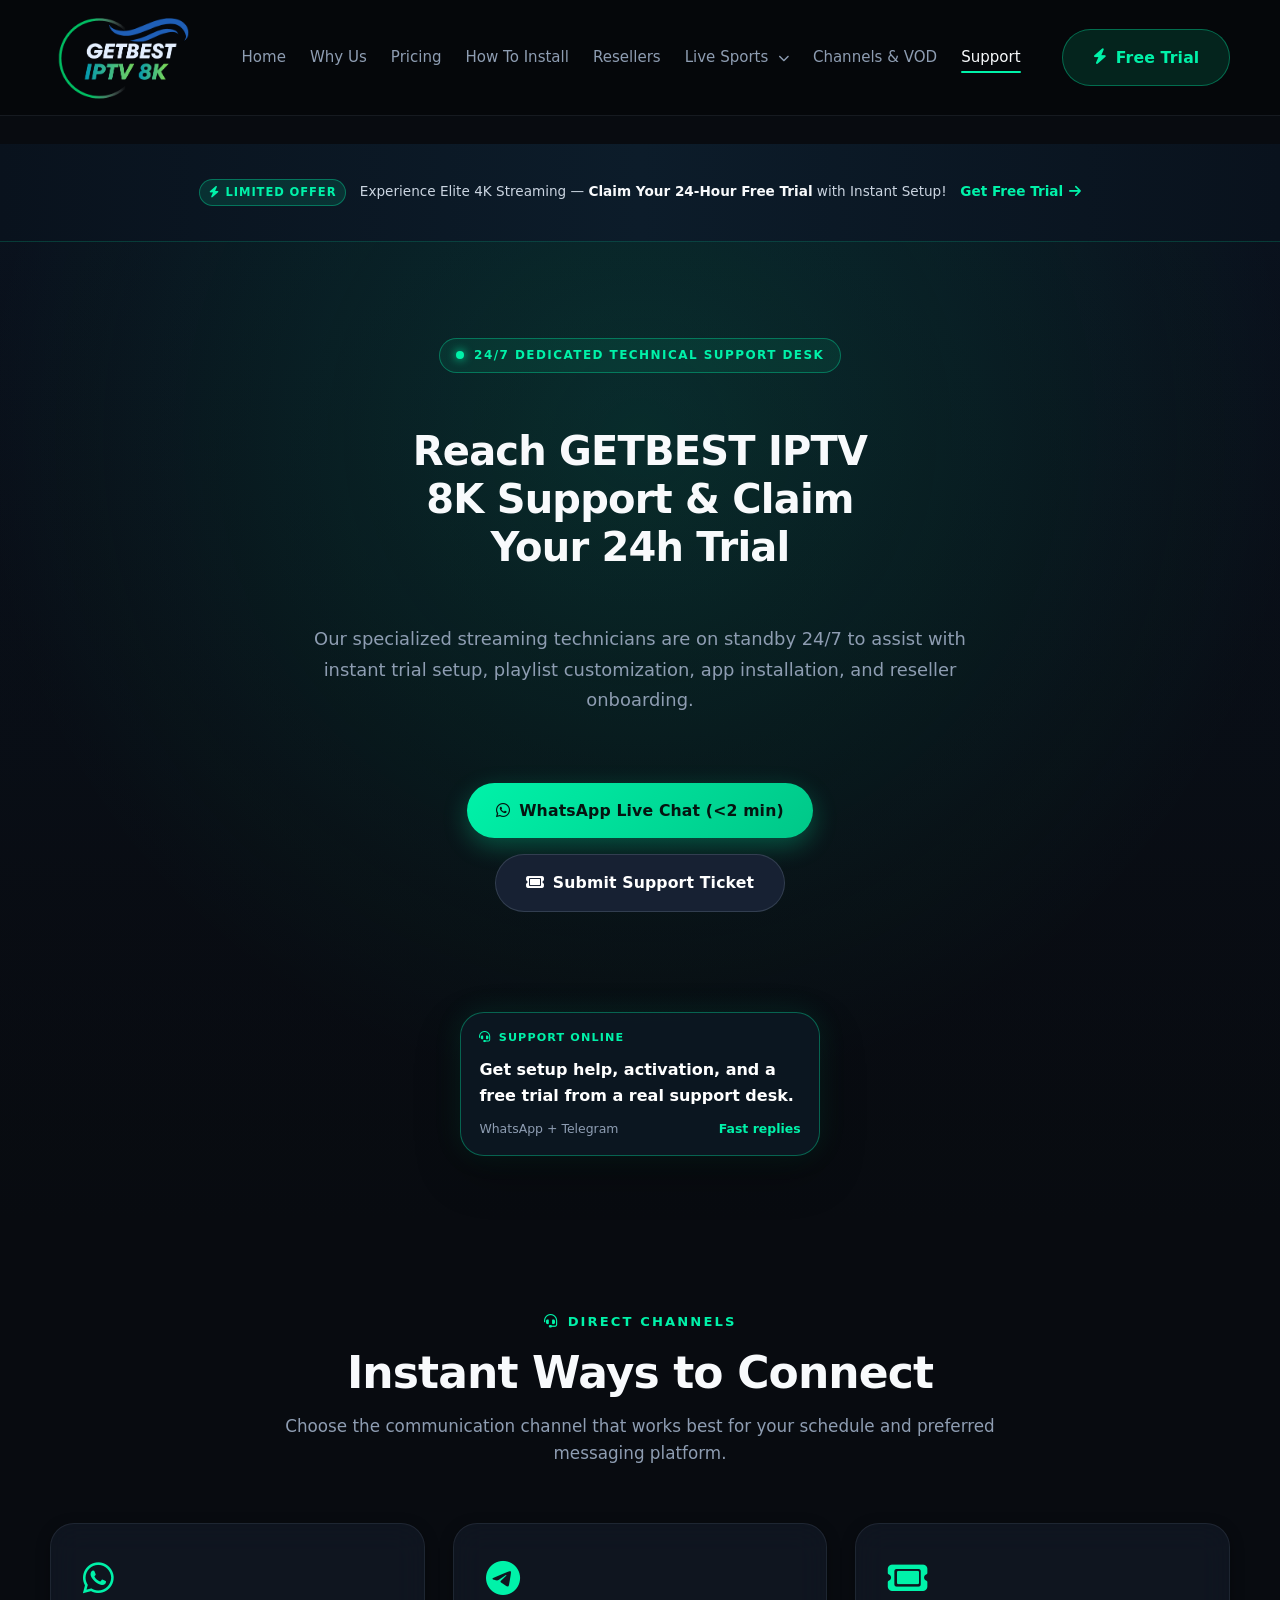
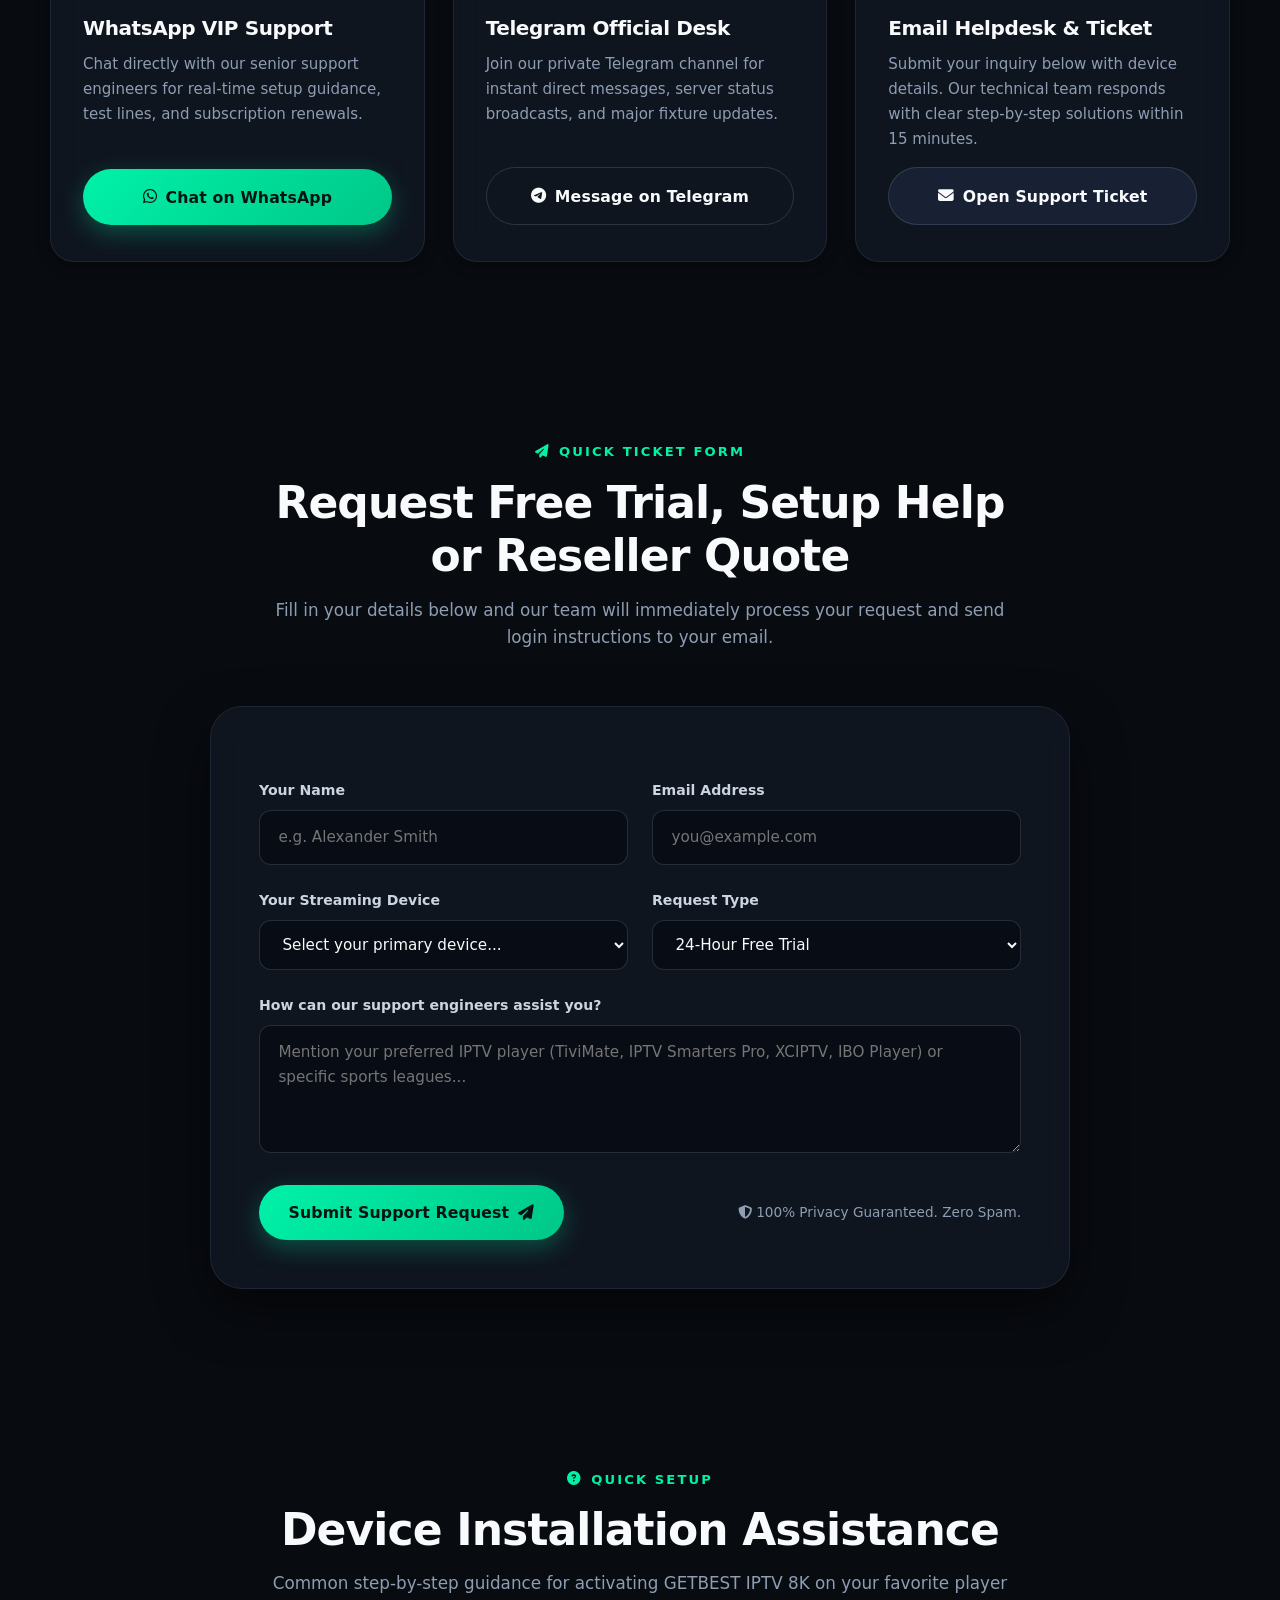
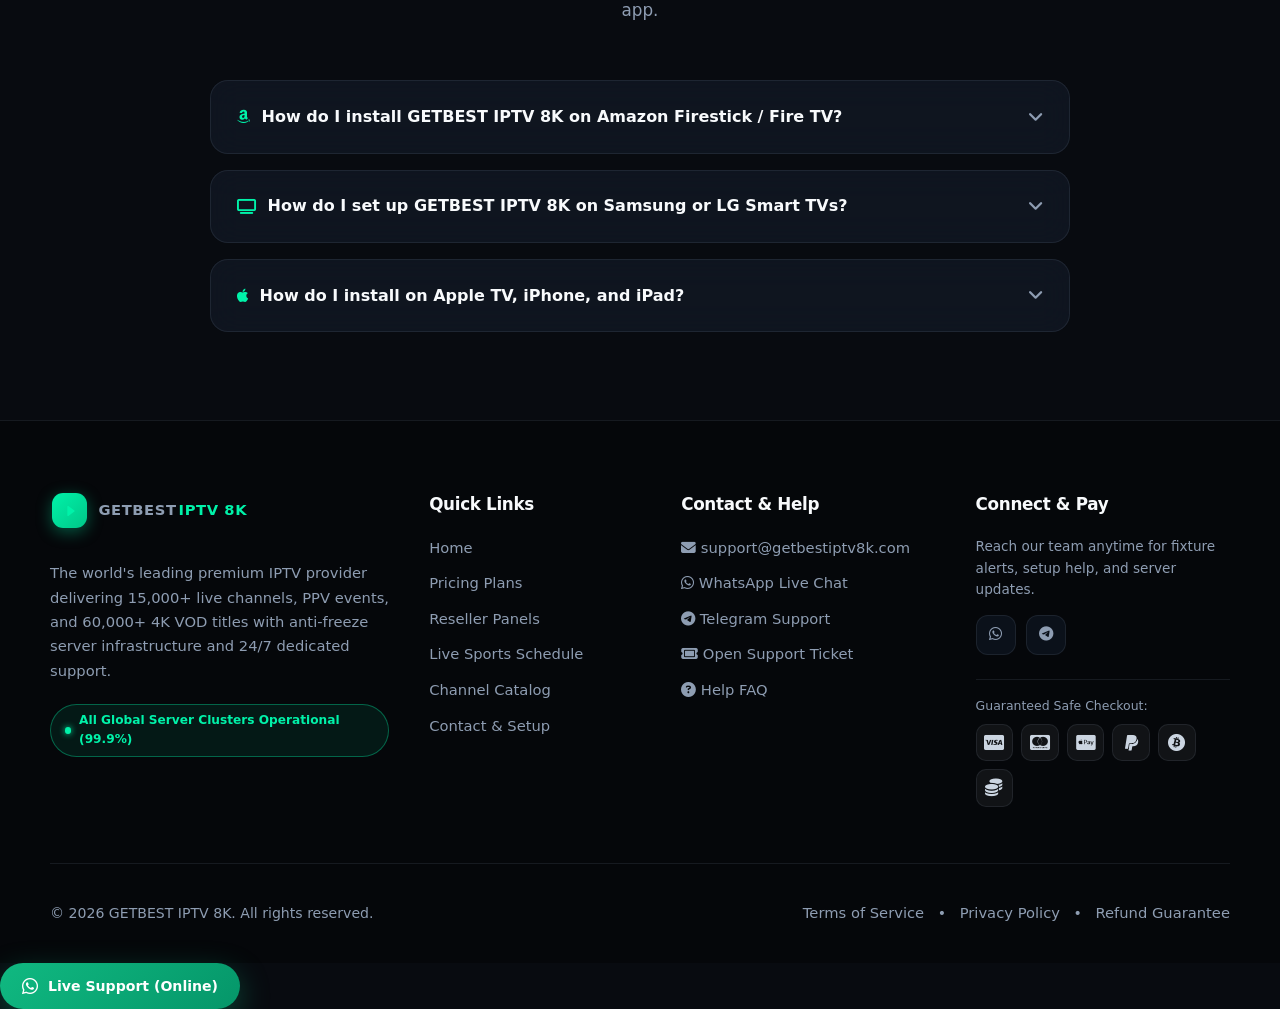
<file: support.html>
<!DOCTYPE html>
<html lang="en">
<head>
  <meta charset="UTF-8" />
  <meta name="viewport" content="width=device-width, initial-scale=1.0" />
  <meta name="description" content="Get fast GETBEST IPTV 8K help through WhatsApp, Telegram, or our support ticket form for free trials, activation, device setup, and troubleshooting." />
  <meta name="keywords" content="IPTV support, IPTV free trial, WhatsApp IPTV support, Telegram IPTV support, IPTV activation help, Firestick IPTV help, IPTV troubleshooting" />
  <title>24/7 IPTV Support and Free Trial Help | GETBEST IPTV 8K</title>
  <link rel="icon" type="image/png" href="/Favicon/favicon-96x96.png" sizes="96x96" />
  <link rel="icon" type="image/svg+xml" href="/Favicon/favicon.svg" />
  <link rel="shortcut icon" href="/Favicon/favicon.ico" />
  <link rel="apple-touch-icon" sizes="180x180" href="/Favicon/apple-touch-icon.png" />
  <meta name="apple-mobile-web-app-title" content="IPTV 8k" />
  <link rel="manifest" href="/Favicon/site.webmanifest" />
  <link rel="canonical" href="https://getbestiptv8k.com/support" />
  <meta property="og:type" content="website" />
  <meta property="og:site_name" content="GETBEST IPTV 8K" />
  <meta property="og:url" content="https://getbestiptv8k.com/support" />
  <meta property="og:title" content="24/7 IPTV Support and Free Trial Help | GETBEST IPTV 8K" />
  <meta property="og:description" content="Message GETBEST IPTV 8K support on WhatsApp or Telegram for instant IPTV trials, activation, setup, and technical help." />
  <meta property="og:image" content="https://getbestiptv8k.com/assets/images/worldcup2030.jpeg" />
  <meta name="twitter:card" content="summary_large_image" />
  <meta name="twitter:title" content="24/7 IPTV Support and Free Trial Help | GETBEST IPTV 8K" />
  <meta name="twitter:description" content="Get quick help with IPTV setup, activation, free trials, and troubleshooting." />
  <meta name="twitter:image" content="https://getbestiptv8k.com/assets/images/worldcup2030.jpeg" />
  <link rel="stylesheet" href="https://cdnjs.cloudflare.com/ajax/libs/font-awesome/6.5.2/css/all.min.css" />
  <link rel="stylesheet" href="assets/style.css" />
</head>
<body>
  <div class="page-shell">
    <!-- Top Announcement Bar -->
    <div class="top-announcement">
      <div class="container announcement-inner">
        <span class="announcement-badge"><i class="fa-solid fa-bolt"></i> LIMITED OFFER</span>
        <p class="announcement-text">Experience Elite 4K Streaming — <strong>Claim Your 24-Hour Free Trial</strong> with Instant Setup!</p>
        <a href="#trial" class="announcement-link">Get Free Trial <i class="fa-solid fa-arrow-right"></i></a>
      </div>
    </div>

    <!-- Site Header -->
    <header class="site-header">
      <div class="container header-inner">
        <a href="/" class="brand" aria-label="GETBEST IPTV 8K Home"><img src="Logo.png" alt="GETBEST IPTV 8K" class="brand-logo" style="width: 150px !important; height: auto !important; max-width: none !important;" width="381" height="222" /></a>
        <nav class="site-nav" id="main-nav" aria-label="Primary navigation">
          <ul class="nav-list">
            <li><a href="/#home">Home</a></li>
            <li><a href="/#features">Why Us</a></li>
            <li><a href="pricing">Pricing</a></li>
            <li><a href="install">How To Install</a></li>
            <li><a href="reseller">Resellers</a></li>
            <li class="nav-dropdown"><details><summary>Live Sports <i class="fa-solid fa-chevron-down"></i></summary><ul class="nav-dropdown-menu"><li><a href="football">Live Football</a></li><li><a href="sports">Live Sports</a></li></ul></details></li>
            <li><a href="catalog">Channels & VOD</a></li>
            <li><a href="support" class="active">Support</a></li>
          </ul>
        </nav>
        <div class="header-actions">
          <a href="#trial" class="button button-header-trial"><i class="fa-solid fa-bolt"></i> Free Trial</a>
          <button class="nav-toggle" aria-controls="main-nav" aria-expanded="false" id="nav-toggle" aria-label="Toggle navigation menu">
            <span class="bar"></span>
            <span class="bar"></span>
            <span class="bar"></span>
          </button>
        </div>
      </div>
    </header>

    <main>
      <section class="page-hero page-hero--support" id="trial">
        <div class="page-hero-background" aria-hidden="true"></div>
        <div class="page-hero-overlay"></div>
        <div class="container hero-content hero-content--small">
          <div class="hero-badge-pill">
            <span class="pulse-dot"></span>
            <span>24/7 DEDICATED TECHNICAL SUPPORT DESK</span>
          </div>
          <h1>Reach GETBEST IPTV 8K Support & Claim Your 24h Trial</h1>
          <p class="hero-text">Our specialized streaming technicians are on standby 24/7 to assist with instant trial setup, playlist customization, app installation, and reseller onboarding.</p>
          <div class="hero-actions">
            <a href="https://wa.me/212788774886?text=Hi%20GETBEST%20IPTV%208K%2C%20I%20want%20my%20free%20trial." class="button button-primary" target="_blank" rel="noopener noreferrer"><i class="fa-brands fa-whatsapp"></i> WhatsApp Live Chat (&lt;2 min)</a>
            <a href="#contact-form" class="button button-secondary"><i class="fa-solid fa-ticket"></i> Submit Support Ticket</a>
          </div>
          <aside class="subpage-hero-preview" aria-label="Support response preview">
            <span class="subpage-hero-preview__badge"><i class="fa-solid fa-headset"></i> Support Online</span>
            <span class="subpage-hero-preview__title">Get setup help, activation, and a free trial from a real support desk.</span>
            <span class="subpage-hero-preview__meta"><span>WhatsApp + Telegram</span><strong>Fast replies</strong></span>
          </aside>
        </div>
      </section>

      <!-- Fast Support Channels -->
      <section class="section reveal" aria-label="Available support routes">
        <div class="container section-heading">
          <span class="eyebrow"><i class="fa-solid fa-headset"></i> Direct Channels</span>
          <h2>Instant Ways to Connect</h2>
          <p>Choose the communication channel that works best for your schedule and preferred messaging platform.</p>
        </div>
        <div class="container support-grid">
          <article class="support-card">
            <div>
              <i class="fa-brands fa-whatsapp support-card-icon" aria-hidden="true"></i>
              <h3>WhatsApp VIP Support</h3>
              <p>Chat directly with our senior support engineers for real-time setup guidance, test lines, and subscription renewals.</p>
            </div>
            <a href="https://wa.me/212788774886?text=Hi%20GETBEST%20IPTV%208K%2C%20I%20want%20help%20with%20my%20setup." class="button button-primary button-full" target="_blank" rel="noopener noreferrer"><i class="fa-brands fa-whatsapp"></i> Chat on WhatsApp</a>
          </article>
          <article class="support-card">
            <div>
              <i class="fa-brands fa-telegram support-card-icon" aria-hidden="true"></i>
              <h3>Telegram Official Desk</h3>
              <p>Join our private Telegram channel for instant direct messages, server status broadcasts, and major fixture updates.</p>
            </div>
            <a href="https://t.me/Deal_Finder_DG" class="button button-outline button-full" target="_blank" rel="noopener noreferrer"><i class="fa-brands fa-telegram"></i> Message on Telegram</a>
          </article>
          <article class="support-card">
            <div>
              <i class="fa-solid fa-ticket support-card-icon" aria-hidden="true"></i>
              <h3>Email Helpdesk & Ticket</h3>
              <p>Submit your inquiry below with device details. Our technical team responds with clear step-by-step solutions within 15 minutes.</p>
            </div>
            <a href="#contact-form" class="button button-secondary button-full"><i class="fa-solid fa-envelope"></i> Open Support Ticket</a>
          </article>
        </div>
      </section>

      <!-- Interactive Contact / Trial Form -->
      <section class="section section--alt reveal" id="contact-form" aria-label="Support and trial request form">
        <div class="container section-heading">
          <span class="eyebrow"><i class="fa-solid fa-paper-plane"></i> Quick Ticket Form</span>
          <h2>Request Free Trial, Setup Help or Reseller Quote</h2>
          <p>Fill in your details below and our team will immediately process your request and send login instructions to your email.</p>
        </div>
        <div class="container form-shell">
          <div id="support-form-status" class="form-status" role="status" aria-live="polite"></div>
          <form class="contact-form" id="support-form" action="https://api.web3forms.com/submit" method="POST" novalidate>
            <input type="hidden" name="access_key" value="03a62023-9041-4003-9fe1-2345baab33bc" />
            <input type="hidden" name="subject" value="New Support Ticket - GETBEST IPTV 8K" />
            <input type="hidden" name="from_name" value="GETBEST IPTV 8K Support Form" />
            <input type="checkbox" name="botcheck" class="hidden-field" style="display:none" tabindex="-1" autocomplete="off" />
            <div class="form-field">
              <label for="name">Your Name</label>
              <input type="text" id="name" name="name" placeholder="e.g. Alexander Smith" required />
            </div>
            <div class="form-field">
              <label for="email">Email Address</label>
              <input type="email" id="email" name="email" placeholder="you@example.com" required />
            </div>
            <div class="form-field">
              <label for="device">Your Streaming Device</label>
              <select id="device" name="device" required>
                <option value="">Select your primary device...</option>
                <option value="Amazon Firestick / Fire TV">Amazon Firestick / Fire TV</option>
                <option value="Smart TV (Samsung / LG / Sony)">Smart TV (Samsung / LG / Sony)</option>
                <option value="Android TV / Box / Nvidia Shield">Android TV / Box / Nvidia Shield</option>
                <option value="Apple TV / iPhone / iPad">Apple TV / iPhone / iPad</option>
                <option value="Windows PC / Mac OS">Windows PC / Mac OS</option>
                <option value="MAG Box / Enigma2 / Formuler">MAG Box / Enigma2 / Formuler</option>
                <option value="Reseller Panel Inquiry">Reseller Panel Wholesale Inquiry</option>
              </select>
            </div>
            <div class="form-field">
              <label for="request-type">Request Type</label>
              <select id="request-type" name="requestType" required>
                <option value="24h Free Trial">24-Hour Free Trial</option>
                <option value="New Subscription Setup">New Subscription Setup</option>
                <option value="Playlist Customization">Playlist & Category Customization</option>
                <option value="Technical Troubleshooting">Technical Troubleshooting</option>
                <option value="Reseller Panel Wholesale">Reseller Panel Wholesale Inquiry</option>
              </select>
            </div>
            <div class="form-field full-width">
              <label for="message">How can our support engineers assist you?</label>
              <textarea id="message" name="message" rows="4" placeholder="Mention your preferred IPTV player (TiviMate, IPTV Smarters Pro, XCIPTV, IBO Player) or specific sports leagues..." required></textarea>
            </div>
            <div class="form-actions">
              <button class="button button-primary" type="submit"><span>Submit Support Request</span> <i class="fa-solid fa-paper-plane"></i></button>
              <p class="form-note"><i class="fa-solid fa-shield-halved"></i> 100% Privacy Guaranteed. Zero Spam.</p>
            </div>
          </form>
        </div>
      </section>

      <!-- Quick Setup FAQ -->
      <section class="section reveal" aria-label="Setup guide FAQ">
        <div class="container section-heading">
          <span class="eyebrow"><i class="fa-solid fa-circle-question"></i> Quick Setup</span>
          <h2>Device Installation Assistance</h2>
          <p>Common step-by-step guidance for activating GETBEST IPTV 8K on your favorite player app.</p>
        </div>
        <div class="container faq-accordion-wrapper">
          <article class="faq-item">
            <button class="faq-trigger" aria-expanded="false" id="s-faq-1"><span class="faq-question-text"><i class="fa-brands fa-amazon faq-q-icon"></i> How do I install GETBEST IPTV 8K on Amazon Firestick / Fire TV?</span></button>
            <div class="faq-content" role="region" aria-labelledby="s-faq-1"><p>Download the <strong>Downloader app</strong> from the Amazon App Store. Enter our shortcode to download <strong>IPTV Smarters Pro</strong> or <strong>TiviMate</strong>. Launch the player, choose <em>"Login with Xtream Codes API"</em>, and input the Server URL, Username, and Password sent to your email.</p></div>
          </article>
          <article class="faq-item">
            <button class="faq-trigger" aria-expanded="false" id="s-faq-2"><span class="faq-question-text"><i class="fa-solid fa-tv faq-q-icon"></i> How do I set up GETBEST IPTV 8K on Samsung or LG Smart TVs?</span></button>
            <div class="faq-content" role="region" aria-labelledby="s-faq-2"><p>Open your Samsung Smart Hub or LG Content Store. Search for <strong>IBO Player</strong>, <strong>Smart IPTV</strong>, or <strong>IPTV Smarters</strong>. Provide us with the Mac Address & Device Key shown on your TV screen, or input the Xtream Codes credentials directly into the app settings.</p></div>
          </article>
          <article class="faq-item">
            <button class="faq-trigger" aria-expanded="false" id="s-faq-3"><span class="faq-question-text"><i class="fa-brands fa-apple faq-q-icon"></i> How do I install on Apple TV, iPhone, and iPad?</span></button>
            <div class="faq-content" role="region" aria-labelledby="s-faq-3"><p>Download <strong>Smarters Player Lite</strong> or <strong>GSE Smart IPTV</strong> from the official Apple App Store. Enter your GETBEST IPTV 8K Xtream Codes login details. Your full 15,000+ live channel lineup and 60,000+ VOD catalog will load in seconds.</p></div>
          </article>
        </div>
      </section>
    </main>

    <!-- FOOTER -->
    <footer class="site-footer">
      <div class="container footer-grid">
        <div class="footer-col-main">
          <a href="/" class="brand footer-brand"><span class="brand-icon-wrapper"><svg class="logo-icon" viewBox="0 0 24 24" width="16" height="16" aria-hidden="true" focusable="false"><path fill="currentColor" d="M8 5.5v13a1 1 0 0 0 1.54.84l9-6.5a1 1 0 0 0 0-1.68l-9-6.5A1 1 0 0 0 8 5.5Z" /></svg></span>GETBEST<span>IPTV 8K</span></a>
          <p class="footer-desc">The world's leading premium IPTV provider delivering 15,000+ live channels, PPV events, and 60,000+ 4K VOD titles with anti-freeze server infrastructure and 24/7 dedicated support.</p>
          <div class="footer-status-pill"><span class="status-indicator"></span><span>All Global Server Clusters Operational (99.9%)</span></div>
        </div>
        <div>
          <h3>Quick Links</h3>
          <ul>
            <li><a href="/#home">Home</a></li>
            <li><a href="pricing">Pricing Plans</a></li>
            <li><a href="reseller">Reseller Panels</a></li>
            <li><a href="sports">Live Sports Schedule</a></li>
            <li><a href="catalog">Channel Catalog</a></li>
            <li><a href="support">Contact & Setup</a></li>
          </ul>
        </div>
        <div>
          <h3>Contact & Help</h3>
          <ul>
            <li><a href="mailto:support@getbestiptv8k.com"><i class="fa-solid fa-envelope"></i> support@getbestiptv8k.com</a></li>
            <li><a href="support#contact-form"><i class="fa-brands fa-whatsapp"></i> WhatsApp Live Chat</a></li>
            <li><a href="support#contact-form"><i class="fa-brands fa-telegram"></i> Telegram Support</a></li>
            <li><a href="support#contact-form"><i class="fa-solid fa-ticket"></i> Open Support Ticket</a></li>
            <li><a href="/#faq"><i class="fa-solid fa-circle-question"></i> Help FAQ</a></li>
          </ul>
        </div>
        <div>
          <h3>Connect & Pay</h3>
          <p class="footer-subtext">Reach our team anytime for fixture alerts, setup help, and server updates.</p>
          <div class="footer-icon-row" aria-label="Support channels">
            <a href="support#contact-form" class="footer-icon-placeholder" aria-label="WhatsApp" title="WhatsApp"><i class="fa-brands fa-whatsapp"></i></a>
            <a href="support#contact-form" class="footer-icon-placeholder" aria-label="Telegram" title="Telegram"><i class="fa-brands fa-telegram"></i></a>
            </div>
          <div class="footer-payment-wrapper">
            <span class="payment-title">Guaranteed Safe Checkout:</span>
            <div class="footer-payment-placeholders" aria-label="Supported payment methods">
              <span class="payment-placeholder" title="Visa Card"><i class="fa-brands fa-cc-visa"></i></span>
              <span class="payment-placeholder" title="Mastercard"><i class="fa-brands fa-cc-mastercard"></i></span>
              <span class="payment-placeholder" title="Apple Pay"><i class="fa-brands fa-cc-apple-pay"></i></span>
              <span class="payment-placeholder" title="PayPal"><i class="fa-brands fa-paypal"></i></span>
              <span class="payment-placeholder" title="Bitcoin / Crypto"><i class="fa-brands fa-bitcoin"></i></span>
              <span class="payment-placeholder" title="USDT Tether"><i class="fa-solid fa-coins"></i></span>
            </div>
          </div>
        </div>
      </div>
      <div class="container footer-bottom">
        <div class="footer-bottom-inner">
          <p>&copy; 2026 GETBEST IPTV 8K. All rights reserved.</p>
          <div class="footer-bottom-links"><a href="terms">Terms of Service</a><span>•</span><a href="privacy">Privacy Policy</a><span>•</span><a href="terms#refund">Refund Guarantee</a></div>
        </div>
      </div>
    </footer>
    <button class="back-to-top" aria-label="Back to top" title="Scroll to top"><i class="fa-solid fa-arrow-up" aria-hidden="true"></i></button>
    <a class="sticky-cta" href="support#contact-form" aria-label="Chat with Support on WhatsApp"><i class="fa-brands fa-whatsapp" aria-hidden="true"></i><span>Live Support (Online)</span></a>
  </div>
  <script src="assets/script.js" defer></script>
</body>
</html>
</file>
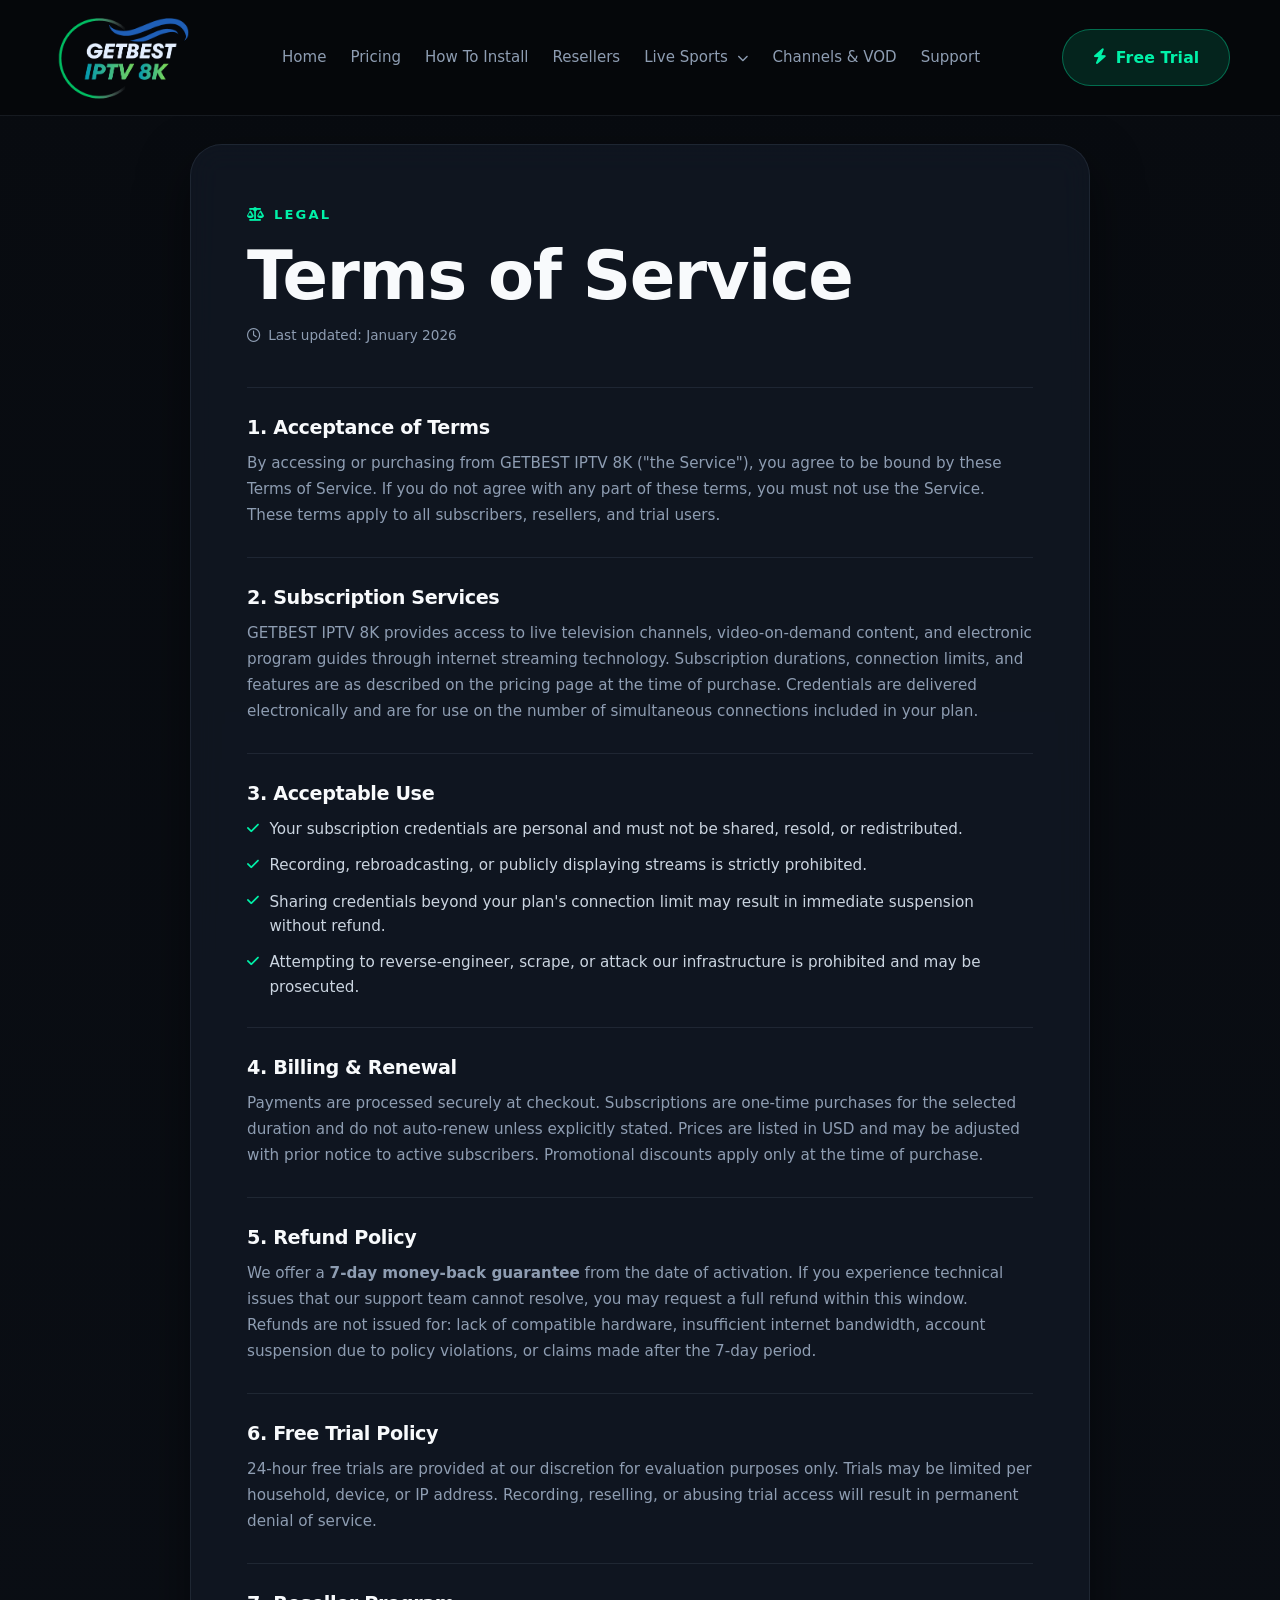
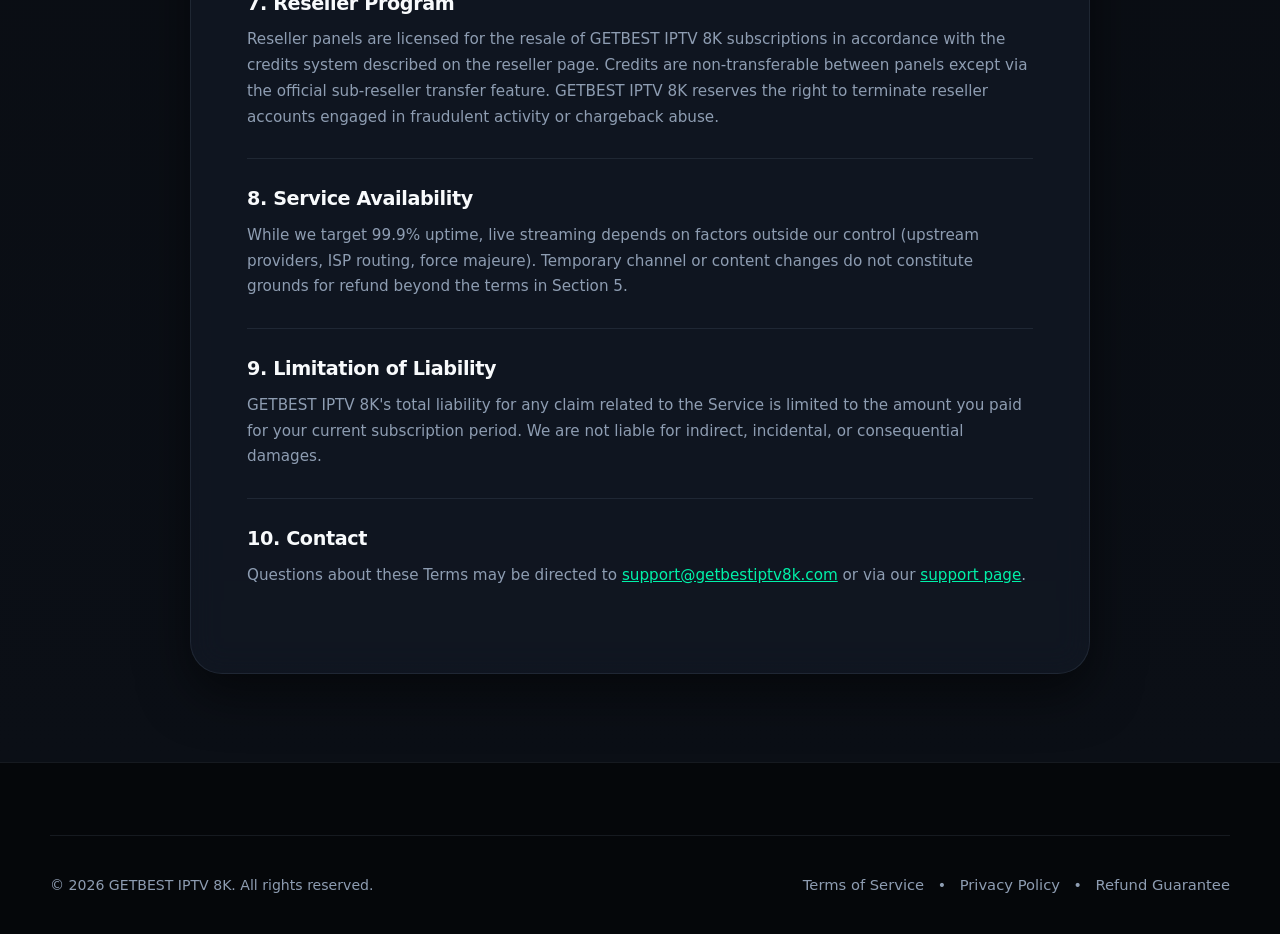
<file: terms.html>
<!DOCTYPE html>
<html lang="en">

<head>
  <meta charset="UTF-8" />
  <meta name="viewport" content="width=device-width, initial-scale=1.0" />
  <meta name="description" content="Review the GETBEST IPTV 8K Terms of Service covering subscriptions, acceptable use, billing, refunds, trials, reseller accounts, and service policies." />
  <meta name="keywords" content="GETBEST IPTV 8K terms, IPTV subscription terms, IPTV refund policy, IPTV reseller terms, IPTV acceptable use, IPTV trial terms" />
  <title>Terms of Service, Billing, and Refunds | GETBEST IPTV 8K</title>
  <link rel="icon" type="image/png" href="/Favicon/favicon-96x96.png" sizes="96x96" />
  <link rel="icon" type="image/svg+xml" href="/Favicon/favicon.svg" />
  <link rel="shortcut icon" href="/Favicon/favicon.ico" />
  <link rel="apple-touch-icon" sizes="180x180" href="/Favicon/apple-touch-icon.png" />
  <meta name="apple-mobile-web-app-title" content="IPTV 8k" />
  <link rel="manifest" href="/Favicon/site.webmanifest" />
  <link rel="canonical" href="https://getbestiptv8k.com/terms" />
  <meta property="og:type" content="article" />
  <meta property="og:site_name" content="GETBEST IPTV 8K" />
  <meta property="og:url" content="https://getbestiptv8k.com/terms" />
  <meta property="og:title" content="Terms of Service, Billing, and Refunds | GETBEST IPTV 8K" />
  <meta property="og:description" content="Read the rules, billing terms, refund policy, trial conditions, and reseller policies for GETBEST IPTV 8K." />
  <meta property="og:image" content="https://getbestiptv8k.com/assets/images/worldcup2030.jpeg" />
  <meta name="twitter:card" content="summary_large_image" />
  <meta name="twitter:title" content="Terms of Service, Billing, and Refunds | GETBEST IPTV 8K" />
  <meta name="twitter:description" content="Review GETBEST IPTV 8K subscription, payment, refund, and acceptable-use terms." />
  <meta name="twitter:image" content="https://getbestiptv8k.com/assets/images/worldcup2030.jpeg" />
  <link rel="stylesheet" href="https://cdnjs.cloudflare.com/ajax/libs/font-awesome/6.5.2/css/all.min.css" />
  <link rel="stylesheet" href="assets/style.css" />
</head>

<body>
  <div class="page-shell">
    <!-- Site Header -->
    <header class="site-header">
      <div class="container header-inner">
        <a href="/" class="brand" aria-label="GETBEST IPTV 8K Home"><img src="Logo.png" alt="GETBEST IPTV 8K" class="brand-logo" style="width: 150px !important; height: auto !important; max-width: none !important;" width="381" height="222" /></a>
        <nav class="site-nav" id="main-nav" aria-label="Primary navigation">
          <ul class="nav-list">
            <li><a href="/">Home</a></li>
            <li><a href="pricing">Pricing</a></li>
            <li><a href="install">How To Install</a></li>
            <li><a href="reseller">Resellers</a></li>
            <li class="nav-dropdown"><details><summary>Live Sports <i class="fa-solid fa-chevron-down"></i></summary><ul class="nav-dropdown-menu"><li><a href="football">Live Football</a></li><li><a href="sports">Live Sports</a></li></ul></details></li>
            <li><a href="catalog">Channels & VOD</a></li>
            <li><a href="support">Support</a></li>
          </ul>
        </nav>
        <div class="header-actions">
          <a href="support#trial" class="button button-header-trial"><i class="fa-solid fa-bolt"></i> Free
            Trial</a>
          <button class="nav-toggle" aria-controls="main-nav" aria-expanded="false" id="nav-toggle"
            aria-label="Toggle navigation menu">
            <span class="bar"></span>
            <span class="bar"></span>
            <span class="bar"></span>
          </button>
        </div>
      </div>
    </header>

    <main>
      <section class="legal-page">
        <div class="container">
          <div class="legal-shell">
            <span class="eyebrow"><i class="fa-solid fa-scale-balanced"></i> Legal</span>
            <h1>Terms of Service</h1>
            <p class="legal-updated"><i class="fa-regular fa-clock"></i> Last updated: January 2026</p>

            <article class="legal-section">
              <h2>1. Acceptance of Terms</h2>
              <p>By accessing or purchasing from GETBEST IPTV 8K ("the Service"), you agree to be bound by these Terms of
                Service. If you do not agree with any part of these terms, you must not use the Service. These terms
                apply to all subscribers, resellers, and trial users.</p>
            </article>

            <article class="legal-section">
              <h2>2. Subscription Services</h2>
              <p>GETBEST IPTV 8K provides access to live television channels, video-on-demand content, and electronic
                program guides through internet streaming technology. Subscription durations, connection limits, and
                features are as described on the pricing page at the time of purchase. Credentials are delivered
                electronically and are for use on the number of simultaneous connections included in your plan.</p>
            </article>

            <article class="legal-section">
              <h2>3. Acceptable Use</h2>
              <ul class="legal-list">
                <li><i class="fa-solid fa-check"></i> Your subscription credentials are personal and must not be shared,
                  resold, or redistributed.</li>
                <li><i class="fa-solid fa-check"></i> Recording, rebroadcasting, or publicly displaying streams is
                  strictly prohibited.</li>
                <li><i class="fa-solid fa-check"></i> Sharing credentials beyond your plan's connection limit may result
                  in immediate suspension without refund.</li>
                <li><i class="fa-solid fa-check"></i> Attempting to reverse-engineer, scrape, or attack our
                  infrastructure is prohibited and may be prosecuted.</li>
              </ul>
            </article>

            <article class="legal-section">
              <h2>4. Billing & Renewal</h2>
              <p>Payments are processed securely at checkout. Subscriptions are one-time purchases for the selected
                duration and do not auto-renew unless explicitly stated. Prices are listed in USD and may be adjusted
                with prior notice to active subscribers. Promotional discounts apply only at the time of purchase.</p>
            </article>

            <article class="legal-section">
              <h2 id="refund">5. Refund Policy</h2>
              <p>We offer a <strong>7-day money-back guarantee</strong> from the date of activation. If you experience
                technical issues that our support team cannot resolve, you may request a full refund within this window.
                Refunds are not issued for: lack of compatible hardware, insufficient internet bandwidth, account
                suspension due to policy violations, or claims made after the 7-day period.</p>
            </article>

            <article class="legal-section">
              <h2>6. Free Trial Policy</h2>
              <p>24-hour free trials are provided at our discretion for evaluation purposes only. Trials may be limited
                per household, device, or IP address. Recording, reselling, or abusing trial access will result in
                permanent denial of service.</p>
            </article>

            <article class="legal-section">
              <h2>7. Reseller Program</h2>
              <p>Reseller panels are licensed for the resale of GETBEST IPTV 8K subscriptions in accordance with the
                credits system described on the reseller page. Credits are non-transferable between panels except via
                the official sub-reseller transfer feature. GETBEST IPTV 8K reserves the right to terminate reseller
                accounts engaged in fraudulent activity or chargeback abuse.</p>
            </article>

            <article class="legal-section">
              <h2>8. Service Availability</h2>
              <p>While we target 99.9% uptime, live streaming depends on factors outside our control (upstream
                providers, ISP routing, force majeure). Temporary channel or content changes do not constitute grounds
                for refund beyond the terms in Section 5.</p>
            </article>

            <article class="legal-section">
              <h2>9. Limitation of Liability</h2>
              <p>GETBEST IPTV 8K's total liability for any claim related to the Service is limited to the amount you paid
                for your current subscription period. We are not liable for indirect, incidental, or consequential
                damages.</p>
            </article>

            <article class="legal-section">
              <h2>10. Contact</h2>
              <p>Questions about these Terms may be directed to <a class="legal-link"
                  href="mailto:support@getbestiptv8k.com">support@getbestiptv8k.com</a> or via our <a class="legal-link"
                  href="support#contact-form">support page</a>.</p>
            </article>
          </div>
        </div>
      </section>
    </main>

    <!-- FOOTER -->
    <footer class="site-footer">
      <div class="container footer-bottom">
        <div class="footer-bottom-inner">
          <p>&copy; 2026 GETBEST IPTV 8K. All rights reserved.</p>
          <div class="footer-bottom-links"><a href="terms">Terms of Service</a><span>•</span><a
              href="privacy">Privacy Policy</a><span>•</span><a href="support">Refund Guarantee</a></div>
        </div>
      </div>
    </footer>
    <button class="back-to-top" aria-label="Back to top" title="Scroll to top"><i class="fa-solid fa-arrow-up"
        aria-hidden="true"></i></button>
  </div>
  <script src="assets/script.js" defer></script>
</body>

</html>
</file>
<file: assets/style.css>
/* ==========================================================================
   GETBEST IPTV 8K — WORLD CLASS DESIGN SYSTEM
   1. Base: Deep Obsidian Charcoal (#080b10 / #0c1017)
   2. Surface: Sleek Slate Glassmorphism (rgba(18, 25, 38, 0.75))
   3. Accent: Electric Neon Mint (#00f2a9 / #00df9a) & Warm Gold for ratings
   ========================================================================== */

:root {
  color-scheme: dark;
  font-family: system-ui, -apple-system, BlinkMacSystemFont, "Segoe UI", Arial, sans-serif;
  font-size: 16px;
  line-height: 1.6;
  color: #f1f5f9;

  /* Palette */
  --bg: #080b10;
  --bg-deep: #05070a;
  --bg-subtle: #0d121b;
  --bg-card: #121926;

  --surface: rgba(18, 25, 38, 0.72);
  --surface-solid: #121a28;
  --surface-strong: #172133;
  --surface-soft: rgba(22, 32, 48, 0.45);
  --surface-card: rgba(18, 25, 38, 0.85);
  --surface-hover: rgba(26, 37, 56, 0.95);

  --border: rgba(148, 163, 184, 0.12);
  --border-light: rgba(148, 163, 184, 0.22);
  --border-accent: rgba(0, 242, 169, 0.35);

  --text: #f8fafc;
  --text-dim: #cbd5e1;
  --muted: #8e9db2;

  --accent: #00f2a9;
  --accent-glow: rgba(0, 242, 169, 0.35);
  --accent-soft: rgba(0, 242, 169, 0.12);
  --accent-dark: #00c788;
  --accent-light: #48fcd0;

  --primary: var(--accent);
  --primary-soft: var(--accent-soft);
  --gold: #fbbf24;
  --gold-soft: rgba(251, 191, 36, 0.15);
  --danger: #ff5569;

  --shadow-sm: 0 4px 14px rgba(0, 0, 0, 0.35);
  --shadow: 0 20px 50px rgba(0, 0, 0, 0.5);
  --shadow-lg: 0 30px 80px rgba(0, 0, 0, 0.65);
  --shadow-accent: 0 10px 35px rgba(0, 242, 169, 0.25);
  --radius-sm: 12px;
  --radius-md: 18px;
  --radius-lg: 24px;
  --radius-xl: 32px;
}

* {
  box-sizing: border-box;
}

html {
  scroll-behavior: smooth;
}

body {
  margin: 0;
  min-height: 100vh;
  padding-top: 4.5rem;
  background: var(--bg);
  color: var(--text);
  overflow-x: hidden;
  -webkit-font-smoothing: antialiased;
}

img,
picture,
video {
  max-width: 100%;
  height: auto;
  display: block;
}

button,
a,
input,
textarea,
select {
  font: inherit;
}

button {
  border: none;
  cursor: pointer;
}

ul {
  list-style: none;
  margin: 0;
  padding: 0;
}

a {
  color: inherit;
  text-decoration: none;
}

.sr-only {
  position: absolute;
  width: 1px;
  height: 1px;
  padding: 0;
  margin: -1px;
  overflow: hidden;
  clip: rect(0, 0, 0, 0);
  white-space: nowrap;
  border: 0;
}

.page-shell {
  position: relative;
  overflow: hidden;
}

.container {
  width: min(1180px, calc(100% - 2.5rem));
  margin: 0 auto;
}

/* --- Top Announcement Bar --- */
.top-announcement {
  background: linear-gradient(90deg, #09121d 0%, #0c1c2a 50%, #09121d 100%);
  border-bottom: 1px solid rgba(0, 242, 169, 0.18);
  padding: 0.55rem 0;
  margin-top: 4.5rem;
  font-size: 0.85rem;
  color: var(--text-dim);
  position: relative;
  z-index: 101;
}

.announcement-inner {
  display: flex;
  align-items: center;
  justify-content: center;
  gap: 0.85rem;
  flex-wrap: wrap;
  text-align: center;
  padding: 15px;

}

.announcement-badge {
  display: inline-flex;
  align-items: center;
  gap: 0.35rem;
  padding: 0.2rem 0.55rem;
  background: var(--accent-soft);
  color: var(--accent);
  border: 1px solid var(--border-accent);
  border-radius: 999px;
  font-size: 0.72rem;
  font-weight: 700;
  letter-spacing: 0.08em;
}

.announcement-text strong {
  color: var(--text);
}

.announcement-link {
  color: var(--accent);
  font-weight: 600;
  display: inline-flex;
  align-items: center;
  gap: 0.35rem;
  transition: color 0.2s ease, transform 0.2s ease;
}

.announcement-link:hover {
  color: var(--accent-light);
  transform: translateX(2px);
}

/* --- Header & Navigation --- */
.site-header {
  position: fixed !important;
  top: 0 !important;
  left: 0 !important;
  width: 100% !important;
  z-index: 9999 !important;
  background: var(--bg-deep);
  border-bottom: 1px solid var(--border);
  transition: background 0.3s ease, border-color 0.3s ease;
}

.header-inner {
  display: flex;
  align-items: center;
  justify-content: space-between;
  gap: 1.5rem;
  padding: 0.85rem 0;
}

.brand {
  display: inline-flex;
  align-items: center;
  justify-content: center;
  padding: 0;
  border: none;
  background: transparent;
  font-size: 1.35rem;
  letter-spacing: 0.04em;
  font-weight: 800;
  color: var(--text);
  line-height: 1;
  overflow: visible;
}

.brand img,
.brand-logo {
  width: auto;
  height: 30px;
  display: block;
  object-fit: contain;
  max-width: none;
  vertical-align: middle;
}

.brand-icon-wrapper {
  display: inline-flex;
  align-items: center;
  justify-content: center;
  width: 2.2rem;
  height: 2.2rem;
  margin-right: 0.7rem;
  background: linear-gradient(135deg, var(--accent), var(--accent-dark));
  color: #051410;
  border-radius: 11px;
  font-size: 0.95rem;
  box-shadow: 0 4px 16px rgba(0, 242, 169, 0.35);
}

.brand span {
  color: var(--accent);
  margin-left: 2px;
}

.site-nav {
  display: flex;
}

.nav-list {
  display: flex;
  align-items: center;
  gap: 1.5rem;
}

.nav-list a {
  color: var(--muted);
  font-size: 0.94rem;
  font-weight: 500;
  transition: color 0.2s ease;
  position: relative;
  padding: 0.4rem 0;
}

.nav-list a:hover,
.nav-list a.active {
  color: var(--text);
}

.nav-list a::after {
  content: '';
  position: absolute;
  left: 0;
  bottom: 0;
  width: 100%;
  height: 2px;
  background: var(--accent);
  opacity: 0;
  transform: translateY(4px);
  transition: opacity 0.2s ease, transform 0.2s ease;
  border-radius: 999px;
}

.nav-list a:hover::after,
.nav-list a.active::after {
  opacity: 1;
  transform: translateY(0);
}

.nav-dropdown {
  position: relative;
}

.nav-dropdown summary {
  list-style: none;
  cursor: pointer;
  color: var(--muted);
  font-size: 0.94rem;
  font-weight: 500;
  padding: 0.4rem 0;
  white-space: nowrap;
}

.nav-dropdown summary::-webkit-details-marker {
  display: none;
}

.nav-dropdown summary i {
  margin-left: 0.3rem;
  font-size: 0.7rem;
  transition: transform 0.2s ease;
}

.nav-dropdown[open] summary i {
  transform: rotate(180deg);
}

.nav-dropdown summary:hover,
.nav-dropdown[open] summary {
  color: var(--text);
}

.nav-dropdown-menu {
  position: absolute;
  top: calc(100% + 0.75rem);
  left: 50%;
  min-width: 11rem;
  padding: 0.45rem;
  display: grid;
  gap: 0.2rem;
  transform: translateX(-50%);
  background: rgba(8, 12, 18, 0.98);
  border: 1px solid var(--border);
  border-radius: var(--radius-md);
  box-shadow: var(--shadow-lg);
  z-index: 40;
}

.nav-dropdown-menu a {
  display: block;
  padding: 0.65rem 0.75rem;
  border-radius: var(--radius-sm);
  white-space: nowrap;
}

.nav-dropdown-menu a:hover {
  background: var(--accent-soft);
}

.header-actions {
  display: flex;
  align-items: center;
  gap: 0.85rem;
}

.button-header-trial {
  background: var(--accent-soft);
  color: var(--accent);
  border: 1px solid var(--border-accent);
  padding: 0.55rem 1.15rem;
  border-radius: 999px;
  font-size: 0.88rem;
  font-weight: 600;
  display: inline-flex;
  align-items: center;
  gap: 0.45rem;
  transition: all 0.25s ease;
}

.button-header-trial:hover {
  background: var(--accent);
  color: #051410;
  box-shadow: 0 4px 16px rgba(0, 242, 169, 0.35);
  transform: translateY(-1px);
}

.nav-toggle {
  display: none;
  width: 2.6rem;
  height: 2.6rem;
  background: var(--surface-soft);
  border: 1px solid var(--border);
  border-radius: 12px;
  padding: 0.45rem;
  place-items: center;
}

.nav-toggle .bar {
  width: 1.45rem;
  height: 2px;
  border-radius: 999px;
  background: var(--text);
  transition: 0.3s ease;
}

.nav-toggle[aria-expanded="true"] .bar:nth-child(1) {
  transform: translateY(0.45rem) rotate(45deg);
}

.nav-toggle[aria-expanded="true"] .bar:nth-child(2) {
  opacity: 0;
}

.nav-toggle[aria-expanded="true"] .bar:nth-child(3) {
  transform: translateY(-0.45rem) rotate(-45deg);
}

/* --- Typography & Headings --- */
h1,
h2,
h3,
h4 {
  margin: 0;
  color: var(--text);
  font-weight: 700;
  letter-spacing: -0.02em;
}

h1 {
  font-size: clamp(2.4rem, 4vw + 1rem, 4.2rem);
  line-height: 1.12;
  max-width: 18ch;
}

h2 {
  font-size: clamp(1.85rem, 2.5vw + 1rem, 2.75rem);
  line-height: 1.22;
}

h3 {
  font-size: 1.25rem;
  line-height: 1.35;
}

h4 {
  font-size: 1.1rem;
}

.eyebrow {
  display: inline-flex;
  align-items: center;
  gap: 0.5rem;
  font-size: 0.82rem;
  text-transform: uppercase;
  letter-spacing: 0.16em;
  font-weight: 700;
  color: var(--accent);
  margin-bottom: 0.85rem;
}

.eyebrow i {
  font-size: 0.85rem;
}

/* --- Buttons --- */
.button {
  display: inline-flex;
  align-items: center;
  justify-content: center;
  gap: 0.55rem;
  padding: 0.95rem 1.85rem;
  border-radius: 999px;
  font-weight: 600;
  font-size: 0.98rem;
  letter-spacing: 0.01em;
  transition: transform 0.25s cubic-bezier(0.16, 1, 0.3, 1), box-shadow 0.25s ease, background 0.25s ease, border-color 0.25s ease, color 0.25s ease;
  cursor: pointer;
}

.button-primary {
  background: linear-gradient(135deg, var(--accent) 0%, var(--accent-dark) 100%);
  color: #051410;
  box-shadow: 0 8px 24px rgba(0, 242, 169, 0.28);
}

.hero-actions .button-primary,
.hero-actions .button-primary:hover {
  color: #051410;
}

.button-primary:hover {
  background: linear-gradient(135deg, var(--accent-light) 0%, var(--accent) 100%);
  transform: translateY(-2px);
  box-shadow: 0 12px 30px rgba(0, 242, 169, 0.42);
  color: #04100c;
}

.button-secondary {
  background: var(--surface-strong);
  color: var(--text);
  border: 1px solid var(--border-light);
}

.hero-actions .button-secondary,
.hero-actions .button-secondary:hover,
.hero-actions .button-outline,
.hero-actions .button-outline:hover {
  color: #ffffff;
}

.button-secondary:hover {
  background: var(--surface-hover);
  border-color: rgba(255, 255, 255, 0.25);
  transform: translateY(-2px);
  color: #fff;
}

.button-outline {
  background: transparent;
  color: var(--text);
  border: 1px solid var(--border-light);
}

.button-outline:hover {
  background: var(--surface-soft);
  border-color: var(--accent);
  color: var(--accent);
  transform: translateY(-2px);
}

.button-whatsapp {
  background: linear-gradient(135deg, #25d366 0%, #128c7e 100%);
  color: #f5fff9;
  box-shadow: 0 12px 28px rgba(37, 211, 102, 0.28);
}

.hero-actions .button-whatsapp,
.hero-actions .button-whatsapp:hover {
  color: #ffffff;
}

.button-whatsapp:hover {
  background: linear-gradient(135deg, #3ae07a 0%, #19a871 100%);
  transform: translateY(-2px);
  box-shadow: 0 14px 32px rgba(37, 211, 102, 0.4);
  color: #fff;
}

.button-large {
  padding: 1.1rem 2.2rem;
  font-size: 1.05rem;
}

.button-full {
  width: 100%;
}

.button-glow {
  animation: pulse-glow 3s infinite alternate;
}

@keyframes pulse-glow {
  0% {
    box-shadow: 0 8px 24px rgba(0, 242, 169, 0.3);
  }

  100% {
    box-shadow: 0 12px 36px rgba(0, 242, 169, 0.55);
  }
}

/* --- Hero Section --- */
.hero,
.page-hero {
  position: relative;
  min-height: 92vh;
  display: flex;
  align-items: center;
  overflow: hidden;
  padding: 4.5rem 0 5.5rem;
}

.hero-background,
.page-hero-background {
  position: absolute;
  inset: 0;
  background: transparent;
  overflow: hidden;
}

.hero-background video,
.page-hero-background video {
  position: absolute;
  top: 0;
  left: 0;
  width: 100%;
  height: 100%;
  object-fit: cover;
  opacity: 0.7;
  filter: saturate(1.3) contrast(1.08) brightness(0.9);
  mix-blend-mode: screen;
  z-index: 0;
  margin: 0;
  padding: 0;
  border: 0;
  display: block;
  pointer-events: none;
}

.hero .hero-overlay {
  background: linear-gradient(180deg, rgba(8, 11, 16, 0.45) 0%, rgba(8, 11, 16, 0.55) 55%, rgba(8, 11, 16, 0.65) 100%);
}

.hero .hero-copy h1,
.hero .hero-copy .hero-text {
  text-shadow: 0 2px 4px rgba(0, 0, 0, 0.8);
}

.hero-background img.hero-image {
  position: absolute;
  inset: 0;
  width: 100%;
  height: 100%;
  object-fit: cover;
  display: block;
  pointer-events: none;
}

.desktop-video {
  display: none;
}

.mobile-video {
  display: block;
}

@media (max-width: 768px) {

  .hero-background video,
  .page-hero-background video {
    position: absolute;
    top: 0;
    left: 0;
    width: 100%;
    height: 100%;
    object-fit: cover;
    z-index: 0;
  }
}

@media (min-width: 768px) {
  .desktop-video {
    display: block;
  }

  .mobile-video {
    display: none;
  }
}

.hero-overlay,
.page-hero-overlay {
  position: absolute;
  inset: 0;
  background: linear-gradient(180deg, rgba(8, 11, 16, 0.18) 0%, rgba(8, 11, 16, 0.30) 55%, rgba(8, 11, 16, 0.42) 100%);
  z-index: 1;
}

.hero-content {
  position: relative;
  z-index: 2;
  max-width: 1180px;
  display: grid;
  grid-template-columns: minmax(0, 1.3fr) minmax(280px, 0.7fr);
  align-items: center;
  gap: 2rem;
}

.hero-copy {
  max-width: 720px;
}

.hero-badge-pill {
  display: inline-flex;
  align-items: center;
  gap: 0.65rem;
  padding: 0.45rem 1rem;
  background: rgba(0, 242, 169, 0.08);
  border: 1px solid var(--border-accent);
  border-radius: 999px;
  font-size: 0.75rem;
  font-weight: 700;
  letter-spacing: 0.12em;
  color: var(--accent);
  margin-bottom: 1.35rem;
}

.pulse-dot {
  width: 8px;
  height: 8px;
  background: var(--accent);
  border-radius: 50%;
  box-shadow: 0 0 10px var(--accent);
  animation: pulse-ring 2s infinite;
}

@keyframes pulse-ring {
  0% {
    transform: scale(0.95);
    opacity: 0.8;
  }

  50% {
    transform: scale(1.3);
    opacity: 1;
  }

  100% {
    transform: scale(0.95);
    opacity: 0.8;
  }
}

.hero-text {
  font-size: 1.12rem;
  line-height: 1.7;
  color: var(--muted);
  margin: 1.35rem 0 2.2rem;
  max-width: 680px;
}

.hero-actions {
  display: flex;
  flex-wrap: wrap;
  gap: 1rem;
  margin-bottom: 2.75rem;
}

.hero-panel {
  position: relative;
  background: rgba(15, 22, 32, 0.8);
  border: 1px solid rgba(148, 163, 184, 0.16);
  border-radius: 24px;
  box-shadow: 0 30px 70px rgba(0, 0, 0, 0.38);
  padding: 1.5rem;
  backdrop-filter: blur(18px);
  -webkit-backdrop-filter: blur(18px);
  margin: 12px;
}

.hero-panel::before {
  content: "";
  position: absolute;
  inset: 1px;
  border-radius: 23px;
  background: linear-gradient(135deg, rgba(0, 242, 169, 0.1), rgba(255, 255, 255, 0.02), rgba(0, 242, 169, 0.02));
  pointer-events: none;
}

.panel-badge,
.hero-panel>* {
  position: relative;
  z-index: 1;
}

.panel-badge {
  display: inline-flex;
  align-items: center;
  gap: 0.5rem;
  padding: 0.5rem 0.8rem;
  border-radius: 999px;
  background: rgba(0, 242, 169, 0.08);
  border: 1px solid rgba(0, 242, 169, 0.2);
  color: var(--accent);
  font-size: 0.7rem;
  letter-spacing: 0.12em;
  font-weight: 700;
  margin-bottom: 1.25rem;
}

.panel-topline {
  display: flex;
  align-items: flex-end;
  justify-content: space-between;
  gap: 1rem;
  margin-bottom: 1.25rem;
}

.panel-title {
  font-size: 0.95rem;
  color: var(--text-dim);
  letter-spacing: 0.08em;
  text-transform: uppercase;
}

.panel-price {
  font-size: 2rem;
  font-weight: 800;
  letter-spacing: -0.04em;
  color: var(--text);
}

.panel-price span {
  font-size: 0.85rem;
  color: var(--muted);
}

.panel-list {
  list-style: none;
  margin: 0 0 1.5rem;
  padding: 0;
  display: grid;
  gap: 0.85rem;
}

.panel-list li {
  display: flex;
  align-items: center;
  gap: 0.7rem;
  color: var(--text-dim);
  font-size: 0.95rem;
}

.panel-list li i {
  color: var(--accent);
  font-size: 0.72rem;
  width: 1.2rem;
  height: 1.2rem;
  display: inline-flex;
  align-items: center;
  justify-content: center;
  background: rgba(0, 242, 169, 0.1);
  border-radius: 50%;
}

.panel-footer {
  display: flex;
  align-items: center;
  justify-content: space-between;
  gap: 1rem;
  padding-top: 1rem;
  border-top: 1px solid var(--border);
}

.rating-label {
  display: block;
  font-size: 0.76rem;
  letter-spacing: 0.1em;
  text-transform: uppercase;
  color: var(--muted);
}

.panel-footer strong {
  font-size: 1.45rem;
  color: var(--text);
}

.stars {
  color: #fbbf24;
  letter-spacing: 0.15em;
  font-size: 1rem;
}

.hero-highlights {
  display: flex;
  flex-wrap: wrap;
  gap: 1rem 1.85rem;
  color: var(--text-dim);
  font-size: 0.92rem;
  font-weight: 500;
  border-top: 1px solid var(--border);
  padding-top: 1.75rem;
  margin-left: 1.75rem;
}

.hero-highlight-item {
  display: inline-flex;
  align-items: center;
  gap: 0.6rem;
}

.hero-highlight-item i {
  color: var(--accent);
  font-size: 0.95rem;
}

/* --- Stats Section & Ribbon --- */
.stats-section {
  padding: 3.5rem 0 4.5rem;
  background: linear-gradient(180deg, var(--bg) 0%, #0b0f16 100%);
}

.stats-grid {
  display: grid;
  grid-template-columns: repeat(4, 1fr);
  gap: 1.5rem;
}

.stat-card {
  background: var(--surface);
  backdrop-filter: blur(16px);
  -webkit-backdrop-filter: blur(16px);
  border: 1px solid var(--border);
  border-radius: var(--radius-lg);
  padding: 1.85rem 1.5rem;
  text-align: center;
  box-shadow: var(--shadow-sm);
  transition: transform 0.3s ease, border-color 0.3s ease, box-shadow 0.3s ease;
}

.stat-card:hover {
  transform: translateY(-4px);
  border-color: var(--border-accent);
  box-shadow: var(--shadow-accent);
}

.stat-icon-wrapper {
  display: flex;
  justify-content: center;
  margin-bottom: 0.85rem;
}

.stat-icon {
  width: 3.2rem;
  height: 3.2rem;
  display: inline-flex;
  align-items: center;
  justify-content: center;
  background: var(--accent-soft);
  border: 1px solid var(--border-accent);
  border-radius: 16px;
  font-size: 1.3rem;
  color: var(--accent);
}

.stat-number-wrap {
  min-height: 3.4rem;
  display: flex;
  align-items: center;
  justify-content: center;
}

.stat-value {
  font-size: clamp(2.1rem, 2.8vw, 2.75rem);
  font-weight: 800;
  color: var(--text);
  line-height: 1.1;
}

.stat-card h3 {
  font-size: 1.05rem;
  margin: 0.4rem 0 0.25rem;
}

.stat-subtext {
  font-size: 0.84rem;
  color: var(--muted);
}

.device-ribbon {
  margin-top: 2.25rem;
  background: var(--surface-soft);
  border: 1px solid var(--border);
  border-radius: var(--radius-md);
  padding: 1rem 1.5rem;
  display: flex;
  align-items: center;
  justify-content: space-between;
  gap: 1.25rem;
  flex-wrap: wrap;
}

.device-ribbon-label {
  font-size: 0.88rem;
  color: var(--muted);
  font-weight: 500;
}

.device-badge-row {
  display: flex;
  flex-wrap: wrap;
  gap: 0.65rem;
}

.device-badge {
  display: inline-flex;
  align-items: center;
  gap: 0.45rem;
  background: rgba(255, 255, 255, 0.05);
  border: 1px solid var(--border);
  padding: 0.35rem 0.8rem;
  border-radius: 999px;
  font-size: 0.82rem;
  line-height: 1.4;
  color: var(--text-dim);
  transition: all 0.3s ease;
  cursor: default;
}

.device-badge:hover {
  background: rgba(255, 255, 255, 0.09);
  border-color: rgba(0, 242, 169, 0.55);
  color: var(--text, #f8fafc);
  transform: translateY(-2px);
  box-shadow: 0 6px 18px rgba(0, 0, 0, 0.35), 0 0 0 3px rgba(0, 242, 169, 0.08);
}

.device-badge i {
  color: var(--accent);
  flex: 0 0 auto;
  font-size: 0.95em;
  transition: transform 0.3s ease;
}

.device-badge:hover i {
  transform: scale(1.12);
}

@media (prefers-reduced-motion: reduce) {

  .device-badge,
  .device-badge i {
    transition: none;
  }

  .device-badge:hover {
    transform: none;
  }
}

/* --- Football page content --- */
.football-hero {
  position: relative;
  isolation: isolate;
  max-width: 800px;
  margin: 0 auto 1.5rem;
  padding: clamp(4.5rem, 9vw, 7rem) clamp(1rem, 4vw, 2rem) clamp(3.5rem, 7vw, 5.5rem);
  text-align: center;
}

.football-hero::before {
  position: absolute;
  inset: 0;
  z-index: -1;
  background: radial-gradient(circle at 50% 20%, rgba(0, 242, 169, 0.14), transparent 62%), linear-gradient(180deg, #0c1822 0%, var(--bg) 100%);
  content: '';
}

.football-hero h1 {
  max-width: 18ch;
  margin: 0 auto 1.35rem;
  font-size: 2.5rem;
  font-weight: 800;
  line-height: 1.12;
  letter-spacing: -0.02em;
  overflow-wrap: anywhere;
}

.football-hero h1,
.football-hero p {
  text-align: center;
}

.football-hero h1 span,
.wc2030-card h2 span {
  color: var(--accent);
}

.football-hero p {
  max-width: 700px;
  margin: 0 auto 2.25rem;
  color: var(--muted);
  font-size: clamp(1rem, 0.5vw + 0.9rem, 1.12rem);
  line-height: 1.7;
  overflow-wrap: anywhere;
}

.football-hero .btn,
.cta-banner .btn,
.wc2030-card .btn {
  display: inline-flex;
  align-items: center;
  justify-content: center;
  min-height: 48px;
  max-width: 100%;
  padding: 0.9rem clamp(1.25rem, 4vw, 2.25rem);
  border-radius: 12px;
  background: linear-gradient(135deg, #34d399 0%, var(--accent-dark) 100%);
  color: #fff;
  font-weight: 700;
  text-align: center;
  box-shadow: 0 0 20px rgba(0, 242, 169, 0.35), 0 6px 18px -6px rgba(0, 0, 0, 0.6);
}

.football-hero__preview {
  margin: 1.5rem auto 0;
}

.schedule-section,
.features-section,
.faq-section-sports,
.leagues-section,
.wc2030-section,
.testimonials-section,
.cta-banner {
  width: min(100%, 1100px);
  margin: 2.5rem auto;
  padding-left: max(1rem, env(safe-area-inset-left));
  padding-right: max(1rem, env(safe-area-inset-right));
}

.section-title {
  display: flex;
  align-items: center;
  gap: 0.75rem;
  margin-bottom: 1.25rem;
  font-size: clamp(1.15rem, 1vw + 0.85rem, 1.5rem);
  font-weight: 700;
  line-height: 1.35;
}

.section-title svg {
  flex: 0 0 auto;
}

.table-container {
  overflow-x: auto;
  background: var(--surface-solid);
  border: 1px solid var(--border);
  border-radius: 16px;
  box-shadow: var(--shadow-sm);
}

.table-container table {
  width: 100%;
  border-collapse: collapse;
  text-align: left;
}

.table-container th,
.table-container td {
  padding: 1rem clamp(0.75rem, 2.5vw, 1.5rem);
  border-bottom: 1px solid var(--border);
  white-space: nowrap;
}

.table-container td:nth-child(2) {
  white-space: normal;
  min-width: 180px;
}

.table-container th {
  color: var(--muted);
  font-size: 0.875rem;
  text-transform: uppercase;
  letter-spacing: 0.05em;
}

.table-container tr:last-child td {
  border-bottom: none;
}

.badge-live {
  display: inline-block;
  padding: 0.25rem 0.75rem;
  border-radius: 20px;
  background: var(--accent-soft);
  color: var(--accent);
  font-size: 0.75rem;
  font-weight: 700;
  text-transform: uppercase;
}

.features-grid,
.leagues-grid,
.testimonials-grid {
  display: grid;
  grid-template-columns: 1fr;
  gap: 1.25rem;
}

.feature-card-sports,
.league-card,
.testimonial-card {
  min-width: 0;
  padding: 1.75rem;
  background: var(--surface);
  border: 1px solid var(--border);
  border-radius: 16px;
}

.feature-card-sports,
.league-card,
.testimonial-card {
  display: flex;
  flex-direction: column;
  gap: 0.75rem;
}

.feature-card-sports h3,
.league-card h3 {
  font-size: 1.1rem;
}

.feature-card-sports p,
.league-card p,
.testimonial-card blockquote {
  color: var(--text-dim);
  line-height: 1.65;
}

.feature-icon-sports {
  display: flex;
  align-items: center;
  justify-content: center;
  width: 52px;
  height: 52px;
  margin-bottom: 0.5rem;
  border: 1px solid var(--border-accent);
  border-radius: 12px;
  background: var(--accent-soft);
  color: var(--accent);
}

.league-card-head {
  display: flex;
  align-items: center;
  justify-content: space-between;
  gap: 1rem;
}

.league-card-head h3 {
  min-width: 0;
  overflow-wrap: anywhere;
}

.league-quality {
  flex: 0 0 auto;
  padding: 0.3rem 0.6rem;
  border: 1px solid var(--border-accent);
  border-radius: 8px;
  color: var(--accent);
  font-size: 0.7rem;
  font-weight: 700;
}

.league-broadcasters {
  display: flex;
  flex-wrap: wrap;
  gap: 0.5rem;
  margin-top: auto;
  padding-top: 0.5rem;
}

.league-broadcasters span {
  padding: 0.25rem 0.6rem;
  border: 1px solid var(--border);
  border-radius: 20px;
  color: var(--muted);
  font-size: 0.75rem;
}

.faq-list-sports {
  overflow: hidden;
  background: var(--surface);
  border: 1px solid var(--border);
  border-radius: 16px;
}

.faq-item-sports {
  border-bottom: 1px solid var(--border);
}

.faq-item-sports:last-child {
  border-bottom: none;
}

.faq-trigger-sports {
  width: 100%;
  min-height: 48px;
  display: flex;
  align-items: center;
  justify-content: space-between;
  gap: 1rem;
  padding: 1.1rem clamp(1rem, 3vw, 1.75rem);
  border: 0;
  background: transparent;
  color: var(--text);
  font: inherit;
  font-weight: 600;
  text-align: left;
  cursor: pointer;
}

.faq-trigger-sports>span {
  min-width: 0;
  overflow-wrap: anywhere;
}

.faq-trigger-sports svg {
  flex: 0 0 auto;
  transition: transform 0.3s ease;
}

.faq-trigger-sports[aria-expanded="true"] svg {
  transform: rotate(180deg);
}

.faq-answer-sports {
  display: none;
  padding: 0 clamp(1rem, 3vw, 1.75rem) 1.4rem;
  color: var(--text-dim);
  line-height: 1.7;
}

.faq-item-sports.open .faq-answer-sports {
  display: block;
}

.wc2030-card {
  display: grid;
  grid-template-columns: 1fr;
  gap: 2.5rem;
  align-items: center;
  padding: clamp(1.5rem, 4vw, 2.5rem);
  overflow: hidden;
  border: 1px solid var(--border-accent);
  border-radius: 20px;
  background: linear-gradient(135deg, rgba(0, 242, 169, 0.12), var(--surface-solid) 55%);
}

.wc2030-content {
  min-width: 0;
}

.wc2030-badge {
  display: inline-flex;
  align-items: center;
  gap: 0.5rem;
  max-width: 100%;
  flex-wrap: wrap;
  margin-bottom: 1rem;
  color: var(--accent);
  font-size: 0.75rem;
  font-weight: 700;
  text-transform: uppercase;
}

.wc2030-card h2 {
  margin-bottom: 0.75rem;
  font-size: clamp(1.45rem, 3vw + 0.5rem, 2rem);
  overflow-wrap: anywhere;
}

.wc2030-msg {
  max-width: 480px;
  margin-bottom: 1.75rem;
  color: var(--muted);
  overflow-wrap: anywhere;
}

.wc2030-countdown {
  display: grid;
  grid-template-columns: repeat(4, minmax(0, 1fr));
  gap: 0.75rem;
  margin-bottom: 1.75rem;
}

.wc2030-countdown div {
  width: 100%;
  min-width: 0;
  padding: 0.75rem 0.5rem;
  border: 1px solid var(--border);
  border-radius: 12px;
  background: rgba(255, 255, 255, 0.03);
  text-align: center;
}

.wc2030-countdown strong {
  display: block;
  color: var(--text);
  font-size: 1.5rem;
  font-variant-numeric: tabular-nums;
}

.wc2030-countdown small {
  color: var(--muted);
  font-size: 0.65rem;
  text-transform: uppercase;
}

.wc2030-visual {
  width: 100%;
  max-width: 340px;
  aspect-ratio: 1;
  margin: 0 auto;
}

.wc2030-visual img {
  width: 100%;
  height: 100%;
  object-fit: cover;
  BORDER-RADIUS: 12PX;
}

.testimonial-stars {
  color: var(--accent);
  letter-spacing: 0.15em;
}

.testimonial-author {
  display: flex;
  align-items: center;
  gap: 0.75rem;
  margin-top: auto;
}

.testimonial-avatar {
  display: flex;
  align-items: center;
  justify-content: center;
  width: 40px;
  height: 40px;
  border: 1px solid var(--border-accent);
  border-radius: 50%;
  color: var(--accent);
  font-weight: 700;
}

.cta-banner {
  padding-top: 2rem;
  padding-bottom: 2rem;
  border: 1px solid var(--border-accent);
  border-radius: 20px;
  background: linear-gradient(135deg, var(--accent-soft), var(--surface-solid));
  text-align: center;
}

.cta-banner h2 {
  margin-bottom: 1rem;
  font-size: clamp(1.4rem, 2vw + 0.75rem, 2rem);
}

.cta-banner p {
  max-width: 600px;
  margin: 0 auto 2rem;
  color: var(--muted);
}

@media (min-width: 641px) {

  .features-grid,
  .leagues-grid,
  .testimonials-grid {
    grid-template-columns: repeat(2, minmax(0, 1fr));
    gap: 1.5rem;
  }
}

@media (min-width: 901px) {
  .wc2030-card {
    grid-template-columns: minmax(0, 1.4fr) minmax(16rem, 1fr);
  }
}

@media (min-width: 1025px) {
  .football-hero {
    margin-top: 4rem;
  }

  .features-grid,
  .leagues-grid,
  .testimonials-grid {
    grid-template-columns: repeat(3, minmax(0, 1fr));
  }
}

@media (max-width: 640px) {
  .football-hero {
    padding-top: 3.75rem;
    padding-bottom: 3rem;
  }

  .football-hero h1 {
    font-size: 2.5rem;
    line-height: 1.2;
  }

  .football-hero .btn,
  .cta-banner .btn,
  .wc2030-card .btn {
    width: min(100%, 24rem);
  }

  .wc2030-card {
    gap: 1.5rem;
  }

  .wc2030-countdown {
    gap: 0.5rem;
  }

  .wc2030-countdown div {
    padding: 0.65rem 0.25rem;
  }

  .league-card-head {
    align-items: flex-start;
    flex-wrap: wrap;
  }

  .feature-card-sports,
  .league-card,
  .testimonial-card {
    padding: 1.4rem 1.2rem;
  }

  .table-container th,
  .table-container td {
    padding: 0.8rem 0.75rem;
  }
}

@media (max-width: 640px) {

  .football-page .leagues-section,
  .football-page .features-section,
  .football-page .testimonials-section,
  .football-page .faq-section-sports {
    margin-top: 1.75rem;
    margin-bottom: 1.75rem;
    padding-top: 2.5rem;
    padding-bottom: 2.5rem;
  }

  .football-page .features-grid,
  .football-page .leagues-grid,
  .football-page .testimonials-grid {
    gap: 1rem;
  }

  .football-page .feature-card-sports,
  .football-page .league-card,
  .football-page .testimonial-card {
    padding: 1.25rem;
  }

  .football-page .site-footer {
    margin-top: 2rem;
  }

  .football-page .footer-grid {
    gap: 1.5rem;
  }

  .football-page .footer-bottom {
    padding-top: 1.5rem;
    padding-bottom: 1.5rem;
  }
}

/* --- Section Headings & General Sections --- */
.section,
.features-section,
.testimonials-section,
.plans-section,
.reseller-section,
.faq-section,
.newsletter-section {
  padding: 5.5rem 0;
  position: relative;
}

.section-heading {
  text-align: center;
  max-width: 760px;
  margin: 0 auto 3.5rem;
}

.section-heading p {
  color: var(--muted);
  font-size: 1.05rem;
  margin-top: 0.85rem;
}

.roi-section-heading {
  margin-bottom: 1.5rem;
}

.faq-reseller-link {
  color: var(--accent);
  text-decoration: underline;
}

/* --- Why GETBEST IPTV 8K: Rich Interactive Grid --- */
.feature-grid {
  display: grid;
  grid-template-columns: repeat(3, 1fr);
  gap: 1.5rem;
}

.feature-card {
  background: var(--surface);
  backdrop-filter: blur(16px);
  -webkit-backdrop-filter: blur(16px);
  border: 1px solid var(--border);
  border-radius: var(--radius-lg);
  padding: 2rem;
  display: flex;
  flex-direction: column;
  gap: 1.35rem;
  box-shadow: var(--shadow-sm);
  transition: transform 0.3s cubic-bezier(0.16, 1, 0.3, 1), border-color 0.3s ease, box-shadow 0.3s ease;
}

.feature-card:hover {
  transform: translateY(-5px);
  border-color: var(--border-accent);
  box-shadow: 0 16px 40px rgba(0, 242, 169, 0.16);
}

.feature-icon-box {
  width: 3.5rem;
  height: 3.5rem;
  display: inline-flex;
  align-items: center;
  justify-content: center;
  background: linear-gradient(135deg, rgba(0, 242, 169, 0.16) 0%, rgba(0, 242, 169, 0.04) 100%);
  border: 1px solid var(--border-accent);
  border-radius: 18px;
  font-size: 1.45rem;
  color: var(--accent);
  box-shadow: 0 4px 14px rgba(0, 242, 169, 0.15);
}

.feature-header {
  display: flex;
  align-items: center;
  justify-content: space-between;
  gap: 0.5rem;
  flex-wrap: wrap;
  margin-bottom: 0.5rem;
}

.feature-tag {
  font-size: 0.72rem;
  font-weight: 700;
  letter-spacing: 0.08em;
  padding: 0.2rem 0.55rem;
  background: rgba(255, 255, 255, 0.06);
  border: 1px solid var(--border);
  border-radius: 999px;
  color: var(--text-dim);
}

.feature-card p {
  color: #e2e8f0;
  font-size: 0.94rem;
  line-height: 1.65;
  margin: 0;
}

.feature-points {
  margin-top: 1rem;
  padding-top: 1rem;
  border-top: 1px solid var(--border);
  display: grid;
  gap: 0.5rem;
}

.feature-points li {
  font-size: 0.86rem;
  color: #cbd5e1;
  display: flex;
  align-items: center;
  gap: 0.5rem;
}

.feature-points li i {
  color: var(--accent);
  font-size: 0.8rem;
  flex: 0 0 auto;
  width: 1em;
  text-align: center;
}

/* --- 24-Hour Free Trial Callout Banner --- */
.trial-banner-section {
  padding: 2rem 0 3rem;
}

.trial-banner-card {
  background: linear-gradient(135deg, rgba(16, 24, 38, 0.95) 0%, rgba(9, 24, 28, 0.95) 100%);
  border: 1px solid var(--border-accent);
  border-radius: var(--radius-xl);
  padding: 3rem;
  display: grid;
  grid-template-columns: 1.6fr 1fr;
  gap: 2.5rem;
  align-items: center;
  box-shadow: 0 20px 60px rgba(0, 242, 169, 0.12);
  position: relative;
  overflow: hidden;
}

.trial-badge {
  display: inline-flex;
  align-items: center;
  gap: 0.4rem;
  background: var(--accent-soft);
  color: var(--accent);
  border: 1px solid var(--border-accent);
  border-radius: 999px;
  padding: 0.35rem 0.85rem;
  font-size: 0.78rem;
  font-weight: 700;
  letter-spacing: 0.1em;
  margin-bottom: 0.85rem;
}

.trial-banner-content h2 {
  font-size: clamp(1.6rem, 2.2vw, 2.2rem);
  margin-bottom: 0.75rem;
}

.trial-banner-content p {
  color: var(--muted);
  font-size: 0.98rem;
  margin: 0 0 1.5rem;
}

.trial-perks {
  display: flex;
  flex-wrap: wrap;
  gap: 1.25rem;
  font-size: 0.9rem;
  color: var(--text-dim);
}

.trial-perks span {
  display: inline-flex;
  align-items: center;
  gap: 0.45rem;
}

.trial-perks i {
  color: var(--accent);
}

.trial-banner-action {
  display: flex;
  flex-direction: column;
  align-items: center;
  gap: 0.65rem;
  text-align: center;
}

.trial-note {
  font-size: 0.82rem;
  color: var(--muted);
}

/* --- Testimonials / Social Proof --- */
.testimonials-section .slider-shell {
  position: relative;
  display: grid;
  align-items: center;
}

.slider-track {
  display: grid;
  grid-auto-flow: column;
  grid-auto-columns: minmax(320px, 1fr);
  gap: 1.5rem;
  overflow-x: auto;
  scroll-snap-type: x mandatory;
  scroll-behavior: smooth;
  scrollbar-width: none;
  padding: 0.5rem 0.25rem 1.5rem;
}

.slider-track::-webkit-scrollbar {
  display: none;
}

.testimonial-card {
  scroll-snap-align: start;
  background: var(--surface);
  backdrop-filter: blur(16px);
  -webkit-backdrop-filter: blur(16px);
  border: 1px solid var(--border);
  border-radius: var(--radius-lg);
  padding: 2rem;
  display: flex;
  flex-direction: column;
  justify-content: space-between;
  min-height: 280px;
  box-shadow: var(--shadow-sm);
  transition: transform 0.3s ease, border-color 0.3s ease;
}

.testimonial-card:hover {
  transform: translateY(-4px);
  border-color: var(--border-accent);
}

.testimonial-rating {
  color: var(--gold);
  font-size: 0.95rem;
  display: flex;
  gap: 0.25rem;
  margin-bottom: 1rem;
}

.testimonial-quote {
  color: var(--text-dim);
  font-size: 0.94rem;
  line-height: 1.65;
  margin: 0 0 1.5rem;
  font-style: italic;
}

.testimonial-author {
  display: flex;
  align-items: center;
  gap: 0.85rem;
  border-top: 1px solid var(--border);
  padding-top: 1rem;
}

.testimonial-avatar {
  width: 2.85rem;
  height: 2.85rem;
  border-radius: 50%;
  object-fit: cover;
  border: 2px solid var(--accent);
}

.testimonial-meta strong {
  font-size: 0.95rem;
  color: var(--text);
}

.testimonial-name-row {
  display: flex;
  align-items: center;
  gap: 0.5rem;
}

.verified-badge {
  display: inline-flex;
  align-items: center;
  gap: 0.25rem;
  font-size: 0.72rem;
  color: var(--accent);
  font-weight: 600;
}

.testimonial-country {
  display: block;
  font-size: 0.82rem;
  color: var(--muted);
  margin-top: 0.15rem;
}

/* Continuous review marquee: duplicated items meet at the midpoint. */
.wa-reviews-track {
  animation: waReviewsScroll 64s linear infinite;
}

@keyframes waReviewsScroll {
  from {
    transform: translate3d(0, 0, 0);
  }

  to {
    transform: translate3d(-50%, 0, 0);
  }
}

@media (prefers-reduced-motion: reduce) {
  .wa-reviews-track {
    animation: none;
  }
}

.slider-button {
  position: absolute;
  top: 45%;
  transform: translateY(-50%);
  width: 3rem;
  height: 3rem;
  display: grid;
  place-items: center;
  border-radius: 50%;
  background: rgba(18, 25, 38, 0.85);
  border: 1px solid var(--border-light);
  color: var(--text);
  z-index: 5;
  transition: all 0.2s ease;
}

.slider-button:hover {
  background: var(--accent);
  color: #051410;
  border-color: var(--accent);
  transform: translateY(-50%) scale(1.08);
}

.slider-button--prev {
  left: -1.25rem;
}

.slider-button--next {
  right: -1.25rem;
}

.trust-metric-bar {
  display: grid;
  grid-template-columns: repeat(3, 1fr);
  gap: 1.5rem;
  margin-top: 3.5rem;
  background: var(--surface-soft);
  border: 1px solid var(--border);
  border-radius: var(--radius-lg);
  padding: 1.5rem 2rem;
}

.trust-metric-item {
  display: flex;
  flex-direction: column;
  align-items: center;
  text-align: center;
  gap: 0.25rem;
}

.stars-gold {
  color: var(--gold);
  font-size: 0.95rem;
  margin-bottom: 0.15rem;
}

.trust-icon {
  font-size: 1.4rem;
  color: var(--accent);
  margin-bottom: 0.15rem;
}

.trust-metric-item strong {
  font-size: 0.98rem;
  color: var(--text);
}

.trust-metric-item span {
  font-size: 0.82rem;
  color: var(--muted);
}

/* --- Pricing Plans Section --- */
.plans-section {
  scroll-margin-top: 5rem;
}

.plan-grid {
  display: grid;
  grid-template-columns: repeat(4, minmax(0, 1fr));
  gap: 1rem;
  align-items: stretch;
}

#reseller-pricing .plan-grid {
  width: min(100%, 1180px);
  max-width: 1180px;
  margin-right: auto;
  margin-left: auto;
  justify-content: center;
  grid-template-columns: repeat(3, minmax(0, 1fr));
  align-items: stretch;
}

#reseller-pricing .plan-card {
  height: 100%;
  min-height: 34.625rem;
}

#reseller-pricing .plan-features-list {
  flex: 1;
  align-content: start;
}

#reseller-pricing .plan-features-list li {
  align-items: flex-start;
}

#reseller-pricing .plan-features-list li i {
  margin-top: 0.2rem;
}

.app-grid {
  display: grid;
  grid-template-columns: repeat(auto-fit, minmax(240px, 1fr));
  gap: 2rem;
}

.plan-card {
  background: var(--surface);
  backdrop-filter: blur(16px);
  -webkit-backdrop-filter: blur(16px);
  border: 1px solid var(--border);
  border-radius: var(--radius-xl);
  padding: 1.5rem 1rem 1.1rem;
  display: flex;
  flex-direction: column;
  justify-content: space-between;
  position: relative;
  box-shadow: var(--shadow);
  transition: transform 0.3s ease, border-color 0.3s ease, box-shadow 0.3s ease;
}

.plan-card:hover {
  transform: translateY(-6px);
  border-color: var(--border-light);
}

.plan-card--featured {
  background: linear-gradient(180deg, rgba(14, 25, 42, 0.95) 0%, rgba(10, 18, 30, 0.98) 100%);
  border: 1.5px solid var(--accent);
  box-shadow: 0 25px 70px rgba(0, 242, 169, 0.18);
  transform: translateY(-8px);
}

.plan-card--featured:hover {
  transform: translateY(-12px);
  box-shadow: 0 30px 85px rgba(0, 242, 169, 0.28);
}

.plan-badge {
  position: absolute;
  top: -14px;
  left: 50%;
  transform: translateX(-50%);
  background: linear-gradient(135deg, var(--accent) 0%, var(--accent-dark) 100%);
  color: #051410;
  font-size: 0.72rem;
  font-weight: 800;
  letter-spacing: 0.1em;
  padding: 0.35rem 1rem;
  border-radius: 999px;
  white-space: nowrap;
  box-shadow: 0 4px 16px rgba(0, 242, 169, 0.4);
}

.plan-label {
  display: inline-block;
  font-size: 0.66rem;
  font-weight: 700;
  letter-spacing: 0.12em;
  color: var(--accent);
  margin-bottom: 0.35rem;
}

.plan-header h3 {
  font-size: 1.28rem;
  margin-bottom: 0.25rem;
}

.plan-desc {
  font-size: 0.8rem;
  color: var(--muted);
  margin: 0 0 1rem;
  min-height: 2.7rem;
}

.plan-price-wrap {
  display: flex;
  align-items: baseline;
  gap: 0.35rem;
  padding-bottom: 0.9rem;
  border-bottom: 1px solid var(--border);
  margin-bottom: 1rem;
}

.plan-price {
  font-size: 2.15rem;
  font-weight: 800;
  line-height: 1;
  color: var(--text);
}

.plan-price span {
  font-size: 1.1rem;
  vertical-align: super;
  color: var(--accent);
}

.plan-period {
  font-size: 0.82rem;
  color: var(--muted);
}

.plan-features-list {
  display: grid;
  gap: 0.7rem;
  margin-bottom: 1.4rem;
}

.plan-features-list li {
  font-size: 0.78rem;
  color: var(--text-dim);
  display: flex;
  align-items: center;
  gap: 0.55rem;
  line-height: 1.45;
}

.plan-features-list li i {
  color: var(--accent);
  font-size: 0.88rem;
  flex-shrink: 0;
}

.plan-features-list li.disabled {
  color: var(--muted);
  opacity: 0.5;
  text-decoration: line-through;
}

.plan-features-list li.disabled i {
  color: var(--muted);
}

/* --- Reseller Panels / Wholesale --- */
.reseller-section {
  scroll-margin-top: 5rem;
}

.reseller-box {
  background: linear-gradient(135deg, rgba(16, 24, 38, 0.9) 0%, rgba(10, 16, 26, 0.95) 100%);
  border: 1px solid var(--border);
  border-radius: var(--radius-xl);
  padding: 3rem;
  display: grid;
  grid-template-columns: 1.35fr 1fr;
  gap: 3rem;
  align-items: center;
  box-shadow: var(--shadow);
}

.reseller-header-content h2 {
  margin-bottom: 1rem;
}

.reseller-header-content p {
  color: var(--muted);
  font-size: 0.98rem;
  margin: 0 0 1.75rem;
}

.reseller-highlights-grid {
  display: grid;
  grid-template-columns: repeat(2, 1fr);
  gap: 1rem;
  margin-bottom: 2rem;
}

.reseller-pill {
  display: flex;
  align-items: center;
  gap: 0.75rem;
  background: var(--surface-soft);
  border: 1px solid var(--border);
  border-radius: var(--radius-md);
  padding: 0.85rem 1rem;
}

.reseller-pill i {
  font-size: 1.25rem;
  color: var(--accent);
  flex-shrink: 0;
}

.reseller-pill strong {
  display: block;
  font-size: 0.88rem;
  color: var(--text);
}

.reseller-pill span {
  display: block;
  font-size: 0.76rem;
  color: var(--muted);
}

.reseller-actions {
  display: flex;
  flex-wrap: wrap;
  gap: 1rem;
}

.reseller-cards-col {
  display: flex;
  flex-direction: column;
  gap: 1.25rem;
}

.reseller-tier-card {
  background: var(--surface-solid);
  border: 1px solid var(--border);
  border-radius: var(--radius-lg);
  padding: 1.5rem;
  transition: transform 0.25s ease, border-color 0.25s ease;
}

.reseller-tier-card:hover {
  transform: translateX(4px);
  border-color: var(--border-light);
}

.reseller-tier-card--master {
  border-color: var(--border-accent);
  background: linear-gradient(135deg, rgba(20, 32, 50, 0.9) 0%, rgba(14, 24, 38, 0.9) 100%);
}

.reseller-tier-header {
  display: flex;
  align-items: center;
  justify-content: space-between;
  margin-bottom: 1rem;
}

.reseller-tier-header h4 {
  margin: 0;
  font-size: 1.15rem;
}

.reseller-credits {
  font-size: 0.84rem;
  color: var(--accent);
  font-weight: 600;
}

.reseller-badge {
  font-size: 0.72rem;
  font-weight: 700;
  padding: 0.25rem 0.65rem;
  background: rgba(255, 255, 255, 0.08);
  border-radius: 999px;
  color: var(--text-dim);
}

.reseller-badge--gold {
  background: var(--gold-soft);
  color: var(--gold);
  border: 1px solid rgba(251, 191, 36, 0.3);
}

.reseller-tier-features {
  display: grid;
  gap: 0.45rem;
}

.reseller-tier-features li {
  font-size: 0.85rem;
  color: var(--text-dim);
  display: flex;
  align-items: center;
  gap: 0.45rem;
}

.reseller-tier-features li i {
  color: var(--accent);
  font-size: 0.78rem;
}

/* --- FAQ Interactive Accordion --- */
.faq-section {
  scroll-margin-top: 5rem;
}

.faq-accordion-wrapper {
  max-width: 860px;
  margin: 0 auto;
  display: grid;
  gap: 1rem;
}

.faq-item {
  background: var(--surface);
  backdrop-filter: blur(16px);
  -webkit-backdrop-filter: blur(16px);
  border: 1px solid var(--border);
  border-radius: var(--radius-md);
  overflow: hidden;
  transition: border-color 0.25s ease, background 0.25s ease;
}

.faq-item:hover {
  border-color: var(--border-light);
}

.faq-trigger {
  width: 100%;
  display: flex;
  align-items: center;
  justify-content: space-between;
  gap: 1rem;
  background: transparent;
  color: var(--text);
  padding: 1.35rem 1.6rem;
  font-size: 1rem;
  font-weight: 600;
  text-align: left;
  cursor: pointer;
  transition: color 0.2s ease;
}

.faq-trigger:hover {
  color: var(--accent);
}

.faq-question-text {
  display: inline-flex;
  align-items: center;
  gap: 0.75rem;
}

.faq-q-icon {
  color: var(--accent);
  font-size: 0.95rem;
  flex-shrink: 0;
}

.faq-trigger::after {
  content: '\f107';
  font-family: 'Font Awesome 6 Free';
  font-weight: 900;
  font-size: 1.1rem;
  color: var(--muted);
  transition: transform 0.3s cubic-bezier(0.16, 1, 0.3, 1), color 0.2s ease;
  flex-shrink: 0;
}

.faq-trigger[aria-expanded="true"] {
  color: var(--accent);
}

.faq-trigger[aria-expanded="true"]::after {
  transform: rotate(180deg);
  color: var(--accent);
}

.faq-content {
  max-height: 0;
  overflow: hidden;
  transition: max-height 0.35s cubic-bezier(0.16, 1, 0.3, 1);
  padding: 0 1.6rem;
}

.faq-content p {
  margin: 0 0 1.35rem;
  color: var(--muted);
  font-size: 0.95rem;
  line-height: 1.7;
}

.faq-content strong {
  color: var(--text);
}

/* --- Stay Informed / Newsletter Section --- */
.newsletter-shell {
  background: linear-gradient(135deg, rgba(16, 26, 42, 0.95) 0%, rgba(9, 18, 28, 0.98) 100%);
  border: 1px solid var(--border-accent);
  border-radius: var(--radius-xl);
  padding: 3rem;
  display: grid;
  grid-template-columns: 1.3fr 1fr;
  gap: 3rem;
  align-items: center;
  box-shadow: 0 20px 60px rgba(0, 242, 169, 0.1);
}

/* Newsletter/VIP updates: force wrapper + all descendants inside screen width */
.newsletter-section,
.newsletter-section .container,
.newsletter-shell {
  max-width: 100vw;
  box-sizing: border-box;
  overflow-x: hidden;
}

.newsletter-shell *,
.newsletter-shell *::before,
.newsletter-shell *::after {
  box-sizing: border-box;
  max-width: 100%;
}

.newsletter-intro h2 {
  margin-bottom: 0.75rem;
}

.newsletter-intro p {
  color: var(--muted);
  font-size: 0.96rem;
  margin: 0 0 1.35rem;
}

.newsletter-perks {
  display: flex;
  flex-wrap: wrap;
  gap: 0.75rem 1.25rem;
  font-size: 0.85rem;
  color: var(--text-dim);
}

.newsletter-perks span {
  display: inline-flex;
  align-items: center;
  gap: 0.4rem;
}

.newsletter-perks i {
  color: var(--accent);
}

.newsletter-input-group {
  position: relative;
  display: flex;
  align-items: center;
  background: rgba(8, 12, 18, 0.75);
  border: 1px solid var(--border-light);
  border-radius: 999px;
  padding: 0.35rem 0.35rem 0.35rem 1.2rem;
  transition: border-color 0.25s ease, box-shadow 0.25s ease;
}

.newsletter-input-group:focus-within {
  border-color: var(--accent);
  box-shadow: 0 0 20px rgba(0, 242, 169, 0.2);
}

.newsletter-input-icon {
  color: var(--muted);
  font-size: 1.1rem;
  margin-right: 0.65rem;
}

.newsletter-input-group input {
  flex: 1;
  border: none;
  background: transparent;
  color: var(--text);
  font-size: 0.95rem;
  outline: none;
  min-width: 0;
}

.newsletter-input-group input::placeholder {
  color: var(--muted);
}

.newsletter-disclaimer {
  font-size: 0.78rem;
  color: var(--muted);
  margin: 0.75rem 0 0 1rem;
}

/* --- Footer --- */
.site-footer {
  background: var(--bg-deep);
  border-top: 1px solid var(--border);
  padding-top: 4.5rem;
}

.footer-grid {
  display: grid;
  grid-template-columns: 1.6fr 1fr 1.2fr 1.2fr;
  gap: 2.5rem;
  padding-bottom: 3.5rem;
}

.footer-brand {
  margin-bottom: 1.15rem;
}

.footer-desc {
  color: var(--muted);
  font-size: 0.92rem;
  line-height: 1.65;
  margin-bottom: 1.35rem;
}

.footer-status-pill {
  display: inline-flex;
  align-items: center;
  gap: 0.5rem;
  background: rgba(0, 242, 169, 0.08);
  border: 1px solid var(--border-accent);
  border-radius: 999px;
  padding: 0.35rem 0.85rem;
  font-size: 0.76rem;
  color: var(--accent);
  font-weight: 600;
}

.status-indicator {
  width: 7px;
  height: 7px;
  background: var(--accent);
  border-radius: 50%;
  box-shadow: 0 0 6px var(--accent);
}

.site-footer h3 {
  font-size: 1.05rem;
  margin-bottom: 1.25rem;
}

.site-footer ul {
  display: grid;
  gap: 0.75rem;
}

.site-footer li,
.site-footer a {
  color: var(--muted);
  font-size: 0.92rem;
  transition: color 0.2s ease, transform 0.2s ease;
}

.site-footer a:hover {
  color: var(--accent);
  transform: translateX(2px);
}

.footer-subtext {
  font-size: 0.85rem;
  color: var(--muted);
  margin-bottom: 0.85rem;
}

.footer-icon-row {
  display: flex;
  gap: 0.65rem;
  margin-bottom: 1.5rem;
}

.footer-icon-placeholder {
  width: 2.5rem;
  height: 2.5rem;
  display: inline-flex;
  align-items: center;
  justify-content: center;
  background: var(--surface-soft);
  border: 1px solid var(--border);
  border-radius: 12px;
  color: var(--text-dim);
  font-size: 1.05rem;
  transition: all 0.2s ease;
}

.footer-icon-placeholder:hover {
  background: var(--accent);
  color: #051410;
  border-color: var(--accent);
  transform: translateY(-2px);
}

.footer-payment-wrapper {
  border-top: 1px solid var(--border);
  padding-top: 1rem;
}

.payment-title {
  display: block;
  font-size: 0.78rem;
  color: var(--muted);
  margin-bottom: 0.5rem;
}

.footer-payment-placeholders {
  display: flex;
  flex-wrap: wrap;
  gap: 0.5rem;
}

.payment-placeholder {
  width: 2.35rem;
  height: 2.35rem;
  display: inline-flex;
  align-items: center;
  justify-content: center;
  background: rgba(255, 255, 255, 0.05);
  border: 1px solid var(--border);
  border-radius: 10px;
  color: var(--text-dim);
  font-size: 1.1rem;
}

.footer-bottom {
  border-top: 1px solid var(--border);
  padding: 1.5rem 0;
}

.footer-bottom-inner {
  display: flex;
  align-items: center;
  justify-content: space-between;
  flex-wrap: wrap;
  gap: 1rem;
  font-size: 0.88rem;
  color: var(--muted);
}

.footer-bottom-links {
  display: flex;
  gap: 0.85rem;
  align-items: center;
}

/* --- Subpage Page Heroes --- */
.page-hero {
  min-height: 52vh;
  padding: 6rem 0 4rem;
}

.hero-content--small {
  max-width: 760px;
}

.page-hero.page-hero--reseller .hero-content--small,
.page-hero.page-hero--sports .hero-content--small,
.page-hero.page-hero--catalog .hero-content--small,
.page-hero.page-hero--support .hero-content--small {
  display: flex;
  flex-direction: column;
  align-items: center;
  width: 100%;
  max-width: 800px;
  margin: 0 auto;
  text-align: center;
}

.page-hero.page-hero--reseller h1,
.page-hero.page-hero--sports h1,
.page-hero.page-hero--catalog h1,
.page-hero.page-hero--support h1 {
  font-size: 2.5rem;
  line-height: 1.2;
  text-align: center;
}

.page-hero.page-hero--reseller .hero-text,
.page-hero.page-hero--sports .hero-text,
.page-hero.page-hero--catalog .hero-text,
.page-hero.page-hero--support .hero-text {
  text-align: center;
}

.page-hero.page-hero--reseller .hero-actions,
.page-hero.page-hero--sports .hero-actions,
.page-hero.page-hero--catalog .hero-actions,
.page-hero.page-hero--support .hero-actions {
  flex-direction: column;
  align-items: center;
}

.subpage-hero-preview {
  width: min(100%, 360px);
  margin-top: 1.5rem;
  padding: 1rem 1.15rem;
  display: grid;
  gap: 0.65rem;
  background: rgba(12, 24, 35, 0.88);
  border: 1px solid var(--border-accent);
  border-radius: var(--radius-lg);
  box-shadow: 0 18px 45px rgba(0, 0, 0, 0.3), 0 0 28px rgba(0, 242, 169, 0.1);
  text-align: left;
}

.subpage-hero-preview__badge {
  display: inline-flex;
  align-items: center;
  gap: 0.45rem;
  color: var(--accent);
  font-size: 0.7rem;
  font-weight: 800;
  letter-spacing: 0.1em;
  text-transform: uppercase;
}

.subpage-hero-preview__title {
  color: #ffffff;
  font-size: 1rem;
  font-weight: 700;
}

.subpage-hero-preview__meta {
  display: flex;
  justify-content: space-between;
  gap: 0.75rem;
  color: var(--muted);
  font-size: 0.78rem;
}

.subpage-hero-preview__meta strong {
  color: var(--accent);
  font-weight: 700;
}

.page-hero--sports .page-hero-background {
  background: radial-gradient(circle at 75% 25%, rgba(0, 242, 169, 0.15) 0%, transparent 60%), linear-gradient(180deg, #0d1826 0%, var(--bg) 100%);
}

.page-hero--catalog .page-hero-background {
  background: radial-gradient(circle at 25% 30%, rgba(0, 242, 169, 0.14) 0%, transparent 60%), linear-gradient(180deg, #10192a 0%, var(--bg) 100%);
}

.page-hero--support .page-hero-background {
  background: radial-gradient(circle at 50% 20%, rgba(0, 242, 169, 0.16) 0%, transparent 65%), linear-gradient(180deg, #0a1320 0%, var(--bg) 100%);
}

/* --- Sports Page Components --- */
.schedule-grid {
  display: grid;
  grid-template-columns: repeat(4, 1fr);
  gap: 1.5rem;
}

.schedule-card {
  background: var(--surface);
  backdrop-filter: blur(16px);
  -webkit-backdrop-filter: blur(16px);
  border: 1px solid var(--border);
  border-radius: var(--radius-lg);
  padding: 1.75rem;
  display: flex;
  flex-direction: column;
  justify-content: space-between;
  box-shadow: var(--shadow-sm);
  transition: transform 0.3s ease, border-color 0.3s ease, box-shadow 0.3s ease;
}

.schedule-card:hover {
  transform: translateY(-5px);
  border-color: var(--border-accent);
  box-shadow: var(--shadow-accent);
}

.schedule-league {
  display: inline-block;
  font-size: 0.74rem;
  font-weight: 700;
  letter-spacing: 0.12em;
  text-transform: uppercase;
  color: var(--accent);
  margin-bottom: 0.75rem;
}

.schedule-card h3 {
  font-size: 1.15rem;
  line-height: 1.4;
  margin-bottom: 0.85rem;
}

.schedule-card p:last-child {
  color: var(--muted);
  font-size: 0.88rem;
  margin: 0;
}

.league-grid {
  display: grid;
  grid-template-columns: repeat(3, 1fr);
  gap: 1.5rem;
}

.league-card {
  position: relative;
  border-radius: var(--radius-lg);
  overflow: hidden;
  background: var(--surface-solid);
  border: 1px solid var(--border);
  box-shadow: var(--shadow-sm);
  transition: transform 0.3s ease, border-color 0.3s ease, box-shadow 0.3s ease;
  height: 200px;
  display: flex;
  align-items: flex-end;
  padding: 1.5rem;
}

.league-card:hover {
  transform: translateY(-4px);
  border-color: var(--border-accent);
  box-shadow: var(--shadow-accent);
}

.league-card img {
  position: absolute;
  inset: 0;
  width: 100%;
  height: 100%;
  object-fit: cover;
  opacity: 0.4;
  transition: transform 0.4s ease, opacity 0.4s ease;
}

.league-card:hover img {
  transform: scale(1.06);
  opacity: 0.6;
}

.league-card span {
  position: relative;
  z-index: 2;
  font-size: 1.15rem;
  font-weight: 700;
  color: var(--text);
}

/* --- Catalog Page Components --- */
.filter-chips {
  display: flex;
  flex-wrap: wrap;
  gap: 0.75rem;
  justify-content: center;
  margin-bottom: 2.75rem;
}

.chip {
  background: var(--surface-soft);
  border: 1px solid var(--border);
  color: var(--text-dim);
  padding: 0.65rem 1.35rem;
  border-radius: 999px;
  font-size: 0.92rem;
  font-weight: 600;
  transition: all 0.25s ease;
  cursor: pointer;
}

.chip:hover {
  background: var(--surface-hover);
  color: var(--text);
  border-color: var(--border-light);
}

.chip.active {
  background: var(--accent);
  color: #051410;
  border-color: var(--accent);
  box-shadow: 0 4px 16px rgba(0, 242, 169, 0.35);
}

.catalog-grid,
.vod-grid {
  display: grid;
  grid-template-columns: repeat(3, 1fr);
  gap: 1.75rem;
}

.catalog-card,
.vod-card {
  background: var(--surface);
  backdrop-filter: blur(16px);
  -webkit-backdrop-filter: blur(16px);
  border: 1px solid var(--border);
  border-radius: var(--radius-lg);
  overflow: hidden;
  box-shadow: var(--shadow-sm);
  transition: transform 0.3s cubic-bezier(0.16, 1, 0.3, 1), border-color 0.3s ease, box-shadow 0.3s ease;
}

.catalog-card:hover,
.vod-card:hover {
  transform: translateY(-5px);
  border-color: var(--border-accent);
  box-shadow: var(--shadow-accent);
}

.catalog-card img,
.vod-card img {
  width: 100%;
  height: 200px;
  object-fit: cover;
  transition: transform 0.4s ease;
}

.catalog-card:hover img,
.vod-card:hover img {
  transform: scale(1.05);
}

.catalog-card>div,
.vod-card>div {
  padding: 1.5rem;
}

.catalog-card h3,
.vod-card h3 {
  font-size: 1.15rem;
  margin-bottom: 0.5rem;
}

.catalog-card p,
.vod-card p {
  color: var(--muted);
  font-size: 0.92rem;
  line-height: 1.6;
  margin: 0;
}

/* --- Support Page & Contact Form Components --- */
.support-grid {
  display: grid;
  grid-template-columns: repeat(3, 1fr);
  gap: 1.75rem;
}

.support-card {
  background: var(--surface);
  backdrop-filter: blur(16px);
  -webkit-backdrop-filter: blur(16px);
  border: 1px solid var(--border);
  border-radius: var(--radius-lg);
  padding: 2.25rem 2rem;
  display: flex;
  flex-direction: column;
  justify-content: space-between;
  gap: 1rem;
  min-width: 0;
  box-shadow: var(--shadow-sm);
  transition: transform 0.3s ease, border-color 0.3s ease, box-shadow 0.3s ease;
}

.support-card>div {
  display: flex;
  flex-direction: column;
  min-width: 0;
}

.support-card:hover {
  transform: translateY(-5px);
  border-color: var(--border-accent);
  box-shadow: var(--shadow-accent);
}

.support-card-icon {
  font-size: 2.2rem;
  color: var(--accent);
  margin-bottom: 1.25rem;
}

.support-card h3 {
  font-size: 1.25rem;
  margin-bottom: 0.65rem;
}

.support-card p {
  color: var(--muted);
  font-size: 0.94rem;
  line-height: 1.65;
  margin: 0;
  overflow-wrap: break-word;
}

.support-card .button {
  margin-top: auto;
  width: 100%;
  justify-content: center;
}

.form-shell {
  background: var(--surface);
  backdrop-filter: blur(16px);
  -webkit-backdrop-filter: blur(16px);
  border: 1px solid var(--border);
  border-radius: var(--radius-xl);
  padding: 3rem;
  max-width: 860px;
  margin: 0 auto;
  box-shadow: var(--shadow);
}

.contact-form {
  display: grid;
  grid-template-columns: repeat(2, 1fr);
  gap: 1.5rem;
}

.form-field {
  display: flex;
  flex-direction: column;
  gap: 0.5rem;
}

.form-field.full-width {
  grid-column: 1 / -1;
}

.form-field label {
  font-size: 0.88rem;
  font-weight: 600;
  color: var(--text-dim);
}

.form-field input,
.form-field textarea,
.form-field select {
  background: rgba(8, 11, 16, 0.7);
  border: 1px solid var(--border-light);
  border-radius: var(--radius-sm);
  padding: 0.9rem 1.15rem;
  color: var(--text);
  font-size: 0.95rem;
  outline: none;
  transition: border-color 0.25s ease, box-shadow 0.25s ease;
}

.form-field input:focus,
.form-field textarea:focus,
.form-field select:focus {
  border-color: var(--accent);
  box-shadow: 0 0 15px rgba(0, 242, 169, 0.2);
}

.form-field select option {
  background: #0d131f;
  color: #fff;
}

.form-actions {
  grid-column: 1 / -1;
  display: flex;
  align-items: center;
  justify-content: space-between;
  flex-wrap: wrap;
  gap: 1rem;
  margin-top: 0.5rem;
}

.form-note {
  font-size: 0.85rem;
  color: var(--muted);
  margin: 0;
}

.contact-highlight {
  padding: 3rem 0 5rem;
}

.contact-card {
  background: linear-gradient(135deg, rgba(16, 25, 40, 0.95) 0%, rgba(9, 20, 28, 0.95) 100%);
  border: 1px solid var(--border-accent);
  border-radius: var(--radius-xl);
  padding: 2.75rem;
  display: flex;
  align-items: center;
  justify-content: space-between;
  flex-wrap: wrap;
  gap: 2rem;
  box-shadow: 0 20px 60px rgba(0, 242, 169, 0.1);
}

.contact-card h2 {
  margin-bottom: 0.5rem;
}

.contact-card p {
  color: var(--muted);
  font-size: 0.95rem;
  max-width: 600px;
  margin: 0;
}

/* --- Toast Notifications & Alert Boxes --- */
.site-toast {
  position: fixed;
  bottom: 2rem;
  left: 2rem;
  z-index: 9999;
  display: inline-flex;
  align-items: center;
  gap: 0.75rem;
  padding: 0.9rem 1.5rem;
  background: rgba(14, 20, 30, 0.95);
  backdrop-filter: blur(20px);
  -webkit-backdrop-filter: blur(20px);
  border: 1px solid var(--border-accent);
  border-radius: 999px;
  color: var(--text);
  font-size: 0.92rem;
  font-weight: 500;
  box-shadow: 0 15px 40px rgba(0, 0, 0, 0.6);
  opacity: 0;
  transform: translateY(20px);
  transition: opacity 0.3s cubic-bezier(0.16, 1, 0.3, 1), transform 0.3s cubic-bezier(0.16, 1, 0.3, 1);
  pointer-events: none;
}

.site-toast.show {
  opacity: 1;
  transform: translateY(0);
  pointer-events: auto;
}

.site-toast i {
  color: var(--accent);
  font-size: 1.1rem;
}

.site-toast--error i {
  color: var(--danger);
}

.form-status {
  margin-bottom: 1.5rem;
}

.alert-box {
  display: flex;
  align-items: flex-start;
  gap: 1rem;
  padding: 1.25rem 1.5rem;
  border-radius: var(--radius-md);
  background: rgba(0, 242, 169, 0.08);
  border: 1px solid var(--border-accent);
}

.alert-box--error {
  background: rgba(255, 87, 87, 0.08);
  border-color: rgba(255, 87, 87, 0.4);
}

.alert-box--error .alert-box__icon {
  color: #ff5757;
}

.alert-box__content a {
  color: var(--accent);
  text-decoration: underline;
}

.alert-box__icon {
  font-size: 1.4rem;
  color: var(--accent);
  margin-top: 0.1rem;
  flex-shrink: 0;
}

.alert-box__content strong {
  display: block;
  font-size: 1rem;
  color: var(--text);
  margin-bottom: 0.25rem;
}

.alert-box__content p {
  margin: 0;
  color: var(--muted);
  font-size: 0.88rem;
}

/* --- Floating Buttons & Scroll Reveal --- */
.back-to-top {
  position: fixed;
  bottom: 2rem;
  right: 2rem;
  width: 3.2rem;
  height: 3.2rem;
  background: var(--surface-card);
  border: 1px solid var(--border-light);
  border-radius: 50%;
  color: var(--text);
  display: grid;
  place-items: center;
  font-size: 1rem;
  box-shadow: 0 10px 30px rgba(0, 0, 0, 0.5);
  opacity: 0;
  transform: translateY(15px);
  transition: all 0.3s cubic-bezier(0.16, 1, 0.3, 1);
  pointer-events: none;
  z-index: 90;
}

.back-to-top.visible {
  opacity: 1;
  transform: translateY(0);
  pointer-events: auto;
}

.back-to-top:hover {
  background: var(--accent);
  color: #051410;
  border-color: var(--accent);
  transform: translateY(-3px);
  box-shadow: var(--shadow-accent);
}

.sticky-cta-wrap {
  position: fixed;
  right: 2rem;
  bottom: 6rem;
  display: flex;
  flex-direction: column;
  gap: 0.7rem;
  z-index: 90;
}

.sticky-cta {
  display: inline-flex;
  align-items: center;
  justify-content: center;
  gap: 0.65rem;
  padding: 0.75rem 1.35rem;
  background: linear-gradient(135deg, #10b981 0%, #059669 100%);
  color: #fff;
  border-radius: 999px;
  font-size: 0.88rem;
  font-weight: 700;
  box-shadow: 0 10px 30px rgba(16, 185, 129, 0.35);
  transition: transform 0.25s ease, box-shadow 0.25s ease;
}

.sticky-cta--telegram {
  background: linear-gradient(135deg, #1d9bf0 0%, #0a7bd9 100%);
  box-shadow: 0 10px 30px rgba(29, 155, 240, 0.3);
}

.sticky-cta:hover {
  transform: translateY(-3px) scale(1.02);
  box-shadow: 0 15px 40px rgba(16, 185, 129, 0.5);
  color: #fff;
}

.sticky-cta--telegram:hover {
  box-shadow: 0 15px 40px rgba(29, 155, 240, 0.45);
}

.sticky-cta i {
  font-size: 1.15rem;
}

.reveal {
  opacity: 0;
  transform: translateY(28px);
  transition: opacity 0.7s cubic-bezier(0.16, 1, 0.3, 1), transform 0.7s cubic-bezier(0.16, 1, 0.3, 1);
}

.reveal.visible {
  opacity: 1;
  transform: translateY(0);
}

/* --- Comprehensive Responsive Design --- */
@media (max-width: 1024px) {
  .stats-grid {
    grid-template-columns: repeat(2, 1fr);
  }

  .feature-grid {
    grid-template-columns: repeat(2, 1fr);
  }

  .plan-grid {
    grid-template-columns: 1fr;
    max-width: 520px;
    margin: 0 auto;
  }

  .plan-card--featured {
    transform: none;
  }

  .plan-card--featured:hover {
    transform: translateY(-6px);
  }

  .reseller-box {
    grid-template-columns: 1fr;
    gap: 2.5rem;
    padding: 2.25rem;
  }

  /* Newsletter/VIP updates card: stack and stop text + form overflow on tablets/small screens */
  .newsletter-shell {
    grid-template-columns: 1fr;
    gap: 2rem;
    padding: 2.25rem 1.5rem;
    overflow-wrap: break-word;
    max-width: 100%;
    box-sizing: border-box;
  }

  .newsletter-form {
    display: flex;
    flex-direction: column;
    align-items: stretch;
    max-width: 100%;
    box-sizing: border-box;
  }

  .newsletter-input-group,
  .newsletter-input-group input,
  .newsletter-input-group .button {
    max-width: 100%;
    box-sizing: border-box;
  }

  .newsletter-disclaimer {
    margin-left: 0;
    margin-right: 0;
    max-width: 100%;
  }

  .trial-banner-card {
    grid-template-columns: 1fr;
    gap: 2rem;
    padding: 2.25rem;
  }

  .footer-grid {
    grid-template-columns: repeat(2, 1fr);
    gap: 2.5rem;
  }

  .schedule-grid {
    grid-template-columns: repeat(2, 1fr);
  }

  .catalog-grid,
  .vod-grid {
    grid-template-columns: repeat(2, 1fr);
  }

  .support-grid {
    grid-template-columns: 1fr;
  }

  /* Reseller page: 4-col ROI grid + 3-col features grid had no tablet breakpoint */
  .roi-calc-grid {
    grid-template-columns: repeat(2, 1fr);
  }

  .reseller-features-grid {
    grid-template-columns: repeat(2, 1fr);
  }

  .roi-calculator-box {
    padding: 2.25rem 1.75rem;
  }
}

/* Tablet nav: prevent links/brand/trial button from colliding */
@media (min-width: 769px) and (max-width: 1024px) {
  .header-inner {
    gap: 1rem;
  }

  .nav-list {
    gap: 1rem;
  }

  .brand {
    font-size: 1.15rem;
  }

  .brand-icon-wrapper {
    margin-right: 0.45rem;
  }

  .nav-list a {
    font-size: 0.88rem;
  }

  .button-header-trial {
    padding: 0.5rem 0.9rem;
    font-size: 0.8rem;
  }
}

@media (max-width: 768px) {
  .page-shell {
    overflow: hidden;
    overflow-x: hidden;
  }

  .site-header {
    padding: 0.25rem 0;
  }

  .site-header .header-inner {
    position: relative;
    gap: 0.75rem;
  }

  .nav-toggle {
    display: grid;
  }

  .site-nav {
    position: absolute;
    top: 100%;
    left: 0;
    right: 0;
    background: rgba(8, 12, 18, 0.98);
    backdrop-filter: blur(24px);
    -webkit-backdrop-filter: blur(24px);
    border-bottom: 1px solid var(--border);
    overflow: hidden;
    max-height: 0;
    transition: max-height 0.35s cubic-bezier(0.16, 1, 0.3, 1);
    box-shadow: var(--shadow-lg);
    width: 100%;
    z-index: 30;
  }

  .site-nav.open {
    max-height: 480px;
  }

  .nav-list {
    flex-direction: column;
    align-items: flex-start;
    padding: 1.25rem 1.5rem;
    gap: 0;
    width: 100%;
  }

  .nav-list li {
    width: 100%;
  }

  .nav-list a {
    display: block;
    padding: 0.75rem 0;
    font-size: 1.05rem;
    border-bottom: 1px solid rgba(255, 255, 255, 0.05);
    white-space: nowrap;
    overflow: hidden;
    text-overflow: ellipsis;
  }

  .nav-dropdown {
    width: 100%;
  }

  .nav-dropdown summary {
    display: block;
    padding: 0.75rem 0;
    font-size: 1.05rem;
    border-bottom: 1px solid rgba(255, 255, 255, 0.05);
  }

  .nav-dropdown-menu {
    position: static;
    transform: none;
    min-width: 0;
    padding: 0 0 0.35rem 1rem;
    background: transparent;
    border: 0;
    box-shadow: none;
  }

  .nav-dropdown-menu a {
    padding: 0.55rem 0;
    font-size: 0.95rem;
  }

  .nav-list a::after {
    display: none;
  }

  .header-actions .button-header-trial {
    display: inline-flex;
  }

  .hero,
  .page-hero {
    min-height: auto;
    padding: 4rem 0 3.5rem;
  }

  .hero-content,
  .page-hero .hero-content {
    width: min(100%, 560px);
    text-align: center;
    margin: 0 auto;
  }

  .hero h1,
  .hero p,
  .hero-text,
  .page-hero h1,
  .page-hero p,
  .section-heading {
    text-align: center;
    max-width: 100%;
    margin-left: auto;
    margin-right: auto;
  }

  .hero-actions {
    justify-content: center;
    flex-wrap: wrap;
  }

  .plan-grid,
  .feature-grid,
  .app-grid,
  .support-grid,
  .schedule-grid,
  .catalog-grid,
  .vod-grid,
  .stats-grid {
    grid-template-columns: 1fr;
  }

  .stats-grid {
    grid-template-columns: 1fr;
  }

  .feature-grid {
    grid-template-columns: 1fr;
  }

  .reseller-highlights-grid {
    grid-template-columns: 1fr;
  }

  .trust-metric-bar {
    grid-template-columns: 1fr;
    gap: 1.25rem;
  }

  .schedule-grid {
    grid-template-columns: 1fr;
  }

  .league-grid {
    grid-template-columns: 1fr;
  }

  .catalog-grid,
  .vod-grid {
    grid-template-columns: 1fr;
  }

  .contact-form {
    grid-template-columns: 1fr;
  }

  .form-shell {
    padding: 2rem 1.5rem;
  }

  .slider-button {
    display: none;
  }

  /* Reseller page: single-column ROI & features on phones */
  .roi-calc-grid {
    grid-template-columns: 1fr;
    gap: 1rem;
  }

  .reseller-features-grid {
    grid-template-columns: 1fr;
    gap: 1.25rem;
  }

  .roi-val {
    font-size: 1.6rem;
  }

  /* Prevent absolutely-positioned badges clipping/overlapping adjacent text */
  .plan-grid {
    padding-top: 0.75rem;
  }

  .plan-card {
    padding: 2rem 1.5rem;
  }

  .plan-price {
    font-size: 2.35rem;
  }

  /* Fixed buttons: keep clear of iOS safe area */
  .sticky-cta,
  .back-to-top {
    bottom: calc(1.5rem + env(safe-area-inset-bottom));
  }

  .sticky-cta {
    bottom: calc(5.75rem + env(safe-area-inset-bottom));
  }
}

/* Keep the newsletter wrapper and form strictly within mobile viewport bounds. */
@media (max-width: 768px) {

  .newsletter-section,
  .newsletter-section .container,
  .newsletter-shell,
  .newsletter-form-container,
  .newsletter-form,
  .newsletter-input-group,
  .newsletter-input-group input,
  .newsletter-input-group .button {
    width: 100% !important;
    max-width: 100% !important;
    box-sizing: border-box !important;
  }

  .newsletter-form-container,
  .newsletter-form {
    flex-direction: column !important;
  }

  .newsletter-section .container {
    width: calc(100% - 2rem) !important;
  }
}

@media (max-width: 540px) {

  /* Newsletter/VIP updates: tighter padding, form elements stack so nothing overflows the card */
  .newsletter-shell {
    padding: 1.75rem 1.1rem;
    gap: 1.5rem;
    max-width: 100%;
    box-sizing: border-box;
    overflow: hidden;
  }

  .newsletter-form-container,
  .newsletter-form {
    max-width: 100%;
    width: 100%;
    box-sizing: border-box;
  }

  .newsletter-intro h2 {
    font-size: 1.4rem;
  }

  .newsletter-intro p {
    font-size: 0.92rem;
  }

  .newsletter-input-group {
    display: flex;
    flex-direction: column;
    align-items: stretch;
    width: 100%;
    max-width: 100%;
    box-sizing: border-box;
    border-radius: 1.25rem;
    padding: 0.6rem 0.75rem;
    gap: 0.5rem;

  }

  .newsletter-input-icon {
    display: none;
  }

  .newsletter-input-group input {
    display: block;
    width: 100%;
    flex: 1 1 100%;
    min-width: 0;
    box-sizing: border-box;
    font-size: 1rem;
    padding: 0.35rem 0.5rem;
    margin: 0;
  }

  .newsletter-input-group .button {
    display: flex;
    width: 100%;
    max-width: 100%;
    flex: 1 1 100%;
    box-sizing: border-box;
    justify-content: center;
    margin: 0;
  }

  .newsletter-disclaimer {
    margin: 0.75rem 0 0;
    max-width: 100%;
  }

  .newsletter-perks {
    gap: 0.6rem 1rem;
  }

  .top-announcement {
    font-size: 0.78rem;
    padding: 0.45rem 0;
  }

  .hero-actions {
    flex-direction: column;
  }

  .hero-actions .button {
    width: 100%;
  }

  .footer-grid {
    grid-template-columns: 1fr;
    gap: 2rem;
  }

  .footer-bottom-inner {
    flex-direction: column;
    text-align: center;
    gap: 0.75rem;
  }

  .sticky-cta {
    bottom: calc(5.25rem + env(safe-area-inset-bottom));
    right: 1rem;
    padding: 0.65rem 1.1rem;
    font-size: 0.82rem;
  }

  .back-to-top {
    bottom: calc(1.25rem + env(safe-area-inset-bottom));
    right: 1rem;
    width: 2.85rem;
    height: 2.85rem;
  }

  .site-toast {
    left: 1rem;
    right: 1rem;
    bottom: 1rem;
    text-align: center;
    justify-content: center;
  }
}

/* --- Reseller Dedicated Page Styles --- */
.page-hero--reseller .page-hero-background {
  background: radial-gradient(circle at 70% 30%, rgba(251, 191, 36, 0.12) 0%, transparent 60%), radial-gradient(circle at 20% 70%, rgba(0, 242, 169, 0.14) 0%, transparent 60%), linear-gradient(180deg, #101622 0%, var(--bg) 100%);
}

.plan-price-sub {
  display: block;
  font-size: 0.82rem;
  color: var(--accent);
  font-weight: 600;
  margin-top: 0.25rem;
}

.reseller-features-grid {
  display: grid;
  grid-template-columns: repeat(3, 1fr);
  gap: 1.75rem;
}

.roi-calculator-box {
  background: linear-gradient(135deg, rgba(16, 25, 42, 0.95) 0%, rgba(10, 16, 26, 0.98) 100%);
  border: 1px solid var(--border-accent);
  border-radius: var(--radius-xl);
  padding: 3rem;
  box-shadow: var(--shadow-lg);
}

.roi-calc-grid {
  display: grid;
  grid-template-columns: repeat(4, 1fr);
  gap: 1.5rem;
  margin-top: 2rem;
}

.roi-calc-card {
  background: var(--surface);
  border: 1px solid var(--border);
  border-radius: var(--radius-lg);
  padding: 1.75rem 1.5rem;
  text-align: center;
  transition: transform 0.3s ease, border-color 0.3s ease;
}

.roi-calc-card:hover {
  transform: translateY(-4px);
  border-color: var(--border-light);
}

.roi-calc-card--highlight {
  border-color: var(--accent);
  background: linear-gradient(180deg, rgba(0, 242, 169, 0.08) 0%, rgba(18, 25, 38, 0.8) 100%);
  box-shadow: 0 10px 30px rgba(0, 242, 169, 0.15);
}

.roi-step-label {
  display: inline-block;
  font-size: 0.72rem;
  font-weight: 800;
  letter-spacing: 0.1em;
  text-transform: uppercase;
  color: var(--accent);
  margin-bottom: 0.5rem;
}

.roi-val {
  font-size: 2rem;
  font-weight: 800;
  color: var(--text);
  margin: 0.25rem 0;
}

.roi-val--profit {
  color: var(--accent);
}

.roi-calc-card p {
  color: var(--muted);
  font-size: 0.84rem;
  margin: 0;
}

/* --- Pricing Duration Switcher --- */
.pricing-toggle-wrapper {
  display: flex;
  justify-content: center;
  align-items: center;
  margin: -1.5rem auto 3rem;
}

.pricing-toggle {
  display: inline-flex;
  align-items: center;
  background: var(--surface-solid);
  border: 1px solid var(--border);
  border-radius: 999px;
  padding: 0.35rem;
  gap: 0.35rem;
  box-shadow: var(--shadow-sm);
  position: relative;
  z-index: 2;
}

.pricing-toggle-btn {
  display: inline-flex;
  align-items: center;
  gap: 0.55rem;
  background: transparent;
  color: var(--muted);
  border: none;
  padding: 0.65rem 1.35rem;
  border-radius: 999px;
  font-size: 0.92rem;
  font-weight: 600;
  cursor: pointer;
  transition: all 0.25s cubic-bezier(0.16, 1, 0.3, 1);
  white-space: nowrap;
}

.pricing-toggle-btn:hover {
  color: var(--text);
}

.pricing-toggle-btn.active {
  background: linear-gradient(135deg, var(--accent) 0%, var(--accent-dark) 100%);
  color: #051410;
  box-shadow: 0 4px 18px rgba(0, 242, 169, 0.35);
}

.toggle-discount-tag {
  display: inline-block;
  font-size: 0.72rem;
  font-weight: 800;
  padding: 0.18rem 0.55rem;
  border-radius: 999px;
  background: rgba(255, 255, 255, 0.08);
  color: var(--text-dim);
  letter-spacing: 0.04em;
  transition: all 0.25s ease;
}

.pricing-toggle-btn.active .toggle-discount-tag {
  background: rgba(5, 20, 16, 0.25);
  color: #041410;
}

.toggle-discount-tag--hot {
  background: var(--gold-soft);
  color: var(--gold);
  border: 1px solid rgba(251, 191, 36, 0.3);
}

.pricing-toggle-btn.active .toggle-discount-tag--hot {
  background: #051410;
  color: var(--gold);
  border-color: var(--gold);
}

.plan-price-subtext {
  font-size: 0.84rem;
  color: var(--accent);
  font-weight: 600;
  margin-top: 0.4rem;
  min-height: 1.3rem;
  transition: opacity 0.2s ease;
}

.plan-card.price-updating .plan-price-wrap,
.plan-card.price-updating .plan-price-subtext {
  opacity: 0.3;
  transform: scale(0.98);
}

.plan-card .plan-price-wrap,
.plan-card .plan-price-subtext {
  transition: opacity 0.2s cubic-bezier(0.16, 1, 0.3, 1), transform 0.2s cubic-bezier(0.16, 1, 0.3, 1);
}

@media (max-width: 640px) {
  .pricing-toggle {
    flex-direction: column;
    width: 100%;
    border-radius: var(--radius-md);
    padding: 0.5rem;
  }

  .pricing-toggle-btn {
    width: 100%;
    justify-content: center;
    padding: 0.6rem 1rem;
    font-size: 0.88rem;
  }
}

/* --- Legal Pages (Terms / Privacy) --- */
.legal-page {
  padding: 4.5rem 0 5.5rem;
  background: linear-gradient(180deg, var(--bg) 0%, #0b0f16 100%);
}

.legal-shell {
  background: var(--surface);
  backdrop-filter: blur(16px);
  -webkit-backdrop-filter: blur(16px);
  border: 1px solid var(--border);
  border-radius: var(--radius-xl);
  padding: 3.5rem;
  max-width: 900px;
  margin: 0 auto;
  box-shadow: var(--shadow);
}

.legal-shell h1 {
  margin-bottom: 0.5rem;
}

.legal-updated {
  font-size: 0.85rem;
  color: var(--muted);
  display: inline-flex;
  align-items: center;
  gap: 0.45rem;
  margin: 0 0 2.5rem;
}

.legal-section {
  padding: 1.75rem 0;
  border-top: 1px solid var(--border);
}

.legal-section h2 {
  font-size: 1.2rem;
  margin-bottom: 0.75rem;
}

.legal-section p {
  color: var(--muted);
  font-size: 0.95rem;
  line-height: 1.7;
  margin: 0;
}

.legal-list {
  display: grid;
  gap: 0.75rem;
}

.legal-list li {
  color: var(--text-dim);
  font-size: 0.95rem;
  line-height: 1.6;
  display: flex;
  align-items: flex-start;
  gap: 0.65rem;
}

.legal-list li i {
  color: var(--accent);
  font-size: 0.85rem;
  margin-top: 0.3rem;
  flex-shrink: 0;
}

.legal-link {
  color: var(--accent);
  text-decoration: underline;
}

.legal-link:hover {
  color: var(--accent-light);
}

@media (max-width: 768px) {
  .legal-shell {
    padding: 2rem 1.5rem;
  }

  .legal-page {
    padding: 3rem 0 4rem;
  }
}

@media (max-width: 1024px) {
  #reseller-pricing .plan-grid {
    grid-template-columns: 1fr;
    max-width: 520px;
  }

  #reseller-pricing .plan-card--featured {
    transform: none;
  }

  #reseller-pricing .plan-card--featured:hover {
    transform: translateY(-6px);
  }
}

/* ==========================================================================
   POSTER SHOWCASE SLIDER (standalone section styles - prefix: ps-)
   ========================================================================== */
.poster-slider-section {
  position: relative;
  padding: var(--section-gap, 5rem) 0 4.5rem;
  background:
    radial-gradient(1000px 420px at 15% 0%, rgba(0, 242, 169, 0.07), transparent 60%),
    radial-gradient(900px 400px at 85% 100%, rgba(0, 242, 169, 0.05), transparent 60%),
    var(--bg-deep, #05070a);
  overflow: hidden;
}

.sports-slider-section {
  padding-top: 1.25rem;
  background:
    radial-gradient(1000px 420px at 20% 0%, rgba(0, 242, 169, 0.06), transparent 55%),
    radial-gradient(880px 340px at 80% 100%, rgba(72, 252, 208, 0.08), transparent 60%),
    var(--bg-deep, #05070a);
}

.poster-slider-section::before {
  content: '';
  position: absolute;
  inset: 0;
  background-image: linear-gradient(rgba(0, 242, 169, 0.04) 1px, transparent 1px);
  background-size: 100% 56px;
  pointer-events: none;
  mask-image: linear-gradient(to bottom, transparent, black 30%, black 70%, transparent);
}

.poster-slider-section .ps-head {
  text-align: center;
  max-width: 640px;
  margin: 0 auto 2.75rem;
}

.ps-eyebrow {
  display: inline-flex;
  align-items: center;
  gap: 0.5rem;
  padding: 0.4rem 1rem;
  border-radius: 999px;
  font-size: 0.8rem;
  font-weight: 600;
  letter-spacing: 0.08em;
  text-transform: uppercase;
  color: var(--accent, #00f2a9);
  background: var(--accent-soft, rgba(0, 242, 169, 0.12));
  border: 1px solid rgba(0, 242, 169, 0.25);
  backdrop-filter: blur(10px);
  -webkit-backdrop-filter: blur(10px);
}

.ps-title {
  font-size: clamp(1.9rem, 3.4vw, 2.7rem);
  margin: 1rem 0 0.6rem;
  color: var(--text, #f8fafc);
}

.ps-title span {
  background: linear-gradient(90deg, var(--accent, #00f2a9), var(--accent-light, #48fcd0));
  -webkit-background-clip: text;
  background-clip: text;
  -webkit-text-fill-color: transparent;
  color: transparent;
}

.ps-sub {
  color: var(--muted, #8e9db2);
  font-size: 1rem;
  line-height: 1.6;
  margin: 0;
}

.ps-viewport {
  position: relative;
  width: min(1180px, 100%);
  margin: 0 auto;
  padding: 1.25rem 0 1.75rem;
  overflow: hidden;
  mask-image: linear-gradient(to right, transparent, black 6%, black 94%, transparent);
  -webkit-mask-image: linear-gradient(to right, transparent, black 6%, black 94%, transparent);
}

.ps-track {
  display: flex;
  width: max-content;
  will-change: transform;
  box-sizing: border-box;
  animation: psScroll 60s linear infinite;
}

.sports-slider-section .sports-track {
  animation: psScroll 30s linear infinite reverse;
}

.ps-group {
  display: flex;
  flex: 0 0 auto;
  gap: 1.5rem;
  padding-right: 1.5rem;
}

.ps-viewport:hover .ps-track {
  animation-play-state: paused;
}

.ps-card {
  flex: 0 0 auto;
  width: clamp(150px, 16vw, 208px);
  aspect-ratio: 2 / 3;
  margin: 0;
  border-radius: 18px;
  overflow: hidden;
  position: relative;
  background: var(--surface, rgba(18, 25, 38, 0.72));
  border: 1px solid rgba(255, 255, 255, 0.08);
  box-shadow: 0 12px 32px rgba(0, 0, 0, 0.45), inset 0 1px 0 rgba(255, 255, 255, 0.06);
  backdrop-filter: blur(14px);
  -webkit-backdrop-filter: blur(14px);
  transition: transform 0.28s cubic-bezier(0.22, 0.61, 0.36, 1), box-shadow 0.28s ease, border-color 0.28s ease;
  user-select: none;
  -webkit-user-select: none;
}

.ps-card img {
  width: 100%;
  height: 100%;
  object-fit: cover;
  display: block;
  pointer-events: none;
  transition: transform 0.36s cubic-bezier(0.22, 0.61, 0.36, 1), filter 0.3s ease;
  filter: saturate(0.9) brightness(0.92);
}

.ps-card::after {
  content: '';
  position: absolute;
  inset: 0;
  background: linear-gradient(to top, rgba(5, 7, 10, 0.65) 0%, transparent 40%);
  opacity: 0.7;
  transition: opacity 0.45s ease;
}

.ps-card:hover {
  transform: translateY(-10px) scale(1.04);
  border-color: rgba(0, 242, 169, 0.55);
  box-shadow: 0 18px 46px rgba(0, 0, 0, 0.55), 0 0 28px var(--accent-glow, rgba(0, 242, 169, 0.35));
  z-index: 2;
}

.ps-card:hover img {
  transform: scale(1.08);
  filter: saturate(1.15) brightness(1.05);
}

.ps-card:hover::after {
  opacity: 1;
}

@keyframes psScroll {
  from {
    transform: translate3d(0, 0, 0);
  }

  to {
    transform: translate3d(-50%, 0, 0);
  }
}

@media (max-width: 640px) {
  .ps-card {
    width: 42vw;
  }

  .ps-track {
    gap: 0;
  }

  .ps-group {
    gap: 1rem;
    padding-right: 1rem;
  }

  .poster-slider-section {
    padding: 3.5rem 0 3rem;
  }
}

@media (prefers-reduced-motion: reduce) {
  .ps-track {
    animation: none;
  }
}

/* ==========================================================================
   CHANNEL LOGOS MARQUEE (standalone section styles - prefix: clm)
   ========================================================================== */
.channel-marquee-section {
  position: relative;
  padding: 3.25rem 0 3.75rem;
  background: var(--bg-deep, #05070a);
  overflow: hidden;
}

.channel-marquee-section::before {
  content: '';
  position: absolute;
  inset: 0;
  background: radial-gradient(700px 260px at 50% 50%, rgba(0, 242, 169, 0.06), transparent 70%);
  pointer-events: none;
}

.channel-marquee-section .clm-head {
  text-align: center;
  margin-bottom: 2rem;
}

.clm-eyebrow {
  display: inline-flex;
  align-items: center;
  gap: 0.5rem;
  padding: 0.4rem 1rem;
  border-radius: 999px;
  font-size: 0.78rem;
  font-weight: 600;
  letter-spacing: 0.08em;
  text-transform: uppercase;
  color: var(--accent, #00f2a9);
  background: var(--accent-soft, rgba(0, 242, 169, 0.12));
  border: 1px solid rgba(0, 242, 169, 0.25);
  backdrop-filter: blur(10px);
  -webkit-backdrop-filter: blur(10px);
}

.clm-title {
  font-size: clamp(1.5rem, 2.6vw, 2.1rem);
  margin: 0.9rem 0 0;
  color: var(--text, #f8fafc);
}

.clm-title span {
  background: linear-gradient(90deg, var(--accent, #00f2a9), var(--accent-light, #48fcd0));
  -webkit-background-clip: text;
  background-clip: text;
  -webkit-text-fill-color: transparent;
  color: transparent;
}

.clm-marquee {
  position: relative;
  overflow: hidden;
  padding: 0.75rem 0;
  mask-image: linear-gradient(to right, transparent, black 10%, black 90%, transparent);
  -webkit-mask-image: linear-gradient(to right, transparent, black 10%, black 90%, transparent);
}

.clm-track {
  display: flex;
  width: max-content;
  animation: clmScroll 38s linear infinite;
  animation-direction: reverse;
}

.clm-marquee:hover .clm-track {
  animation-play-state: paused;
}

.clm-group {
  display: flex;
  align-items: center;
  gap: 1.1rem;
  padding-right: 1.1rem;
}

/* Channel slide card (logo + name) */
.channel-slide {
  flex: 0 0 auto;
  display: flex;
  align-items: center;
  justify-content: center;
  gap: 0.6rem;
  padding: 0.85rem 1.4rem;
  border-radius: 14px;
  font-size: 0.95rem;
  font-weight: 600;
  letter-spacing: 0.02em;
  white-space: nowrap;
  color: var(--text, #f8fafc);
  background: var(--surface, rgba(18, 25, 38, 0.72));
  border: 1px solid rgba(255, 255, 255, 0.09);
  box-shadow: 0 8px 22px rgba(0, 0, 0, 0.4), inset 0 1px 0 rgba(255, 255, 255, 0.06);
  backdrop-filter: blur(12px);
  -webkit-backdrop-filter: blur(12px);
  transition: border-color 0.35s ease, box-shadow 0.35s ease, transform 0.35s ease;
  cursor: default;
}

.channel-slide img {
  flex: 0 0 auto;
  height: 48px;
  max-height: 50px;
  width: auto;
  object-fit: contain;
  border-radius: 8px;
  background: rgba(255, 255, 255, 0.06);
  padding: 4px;
}

.channel-slide span {
  line-height: 1.2;
}

.channel-slide:hover {
  border-color: rgba(0, 242, 169, 0.55);
  transform: translateY(-2px);
  box-shadow: 0 10px 26px rgba(0, 0, 0, 0.45), 0 0 0 3px rgba(0, 242, 169, 0.08);
}

.clm-badge {
  flex: 0 0 auto;
  display: inline-flex;
  align-items: center;
  justify-content: center;
  gap: 0.55rem;
  padding: 0.85rem 1.7rem;
  border-radius: 14px;
  font-size: 1rem;
  font-weight: 600;
  letter-spacing: 0.02em;
  white-space: nowrap;
  color: var(--text, #f8fafc);
  background: var(--surface, rgba(18, 25, 38, 0.72));
  border: 1px solid rgba(255, 255, 255, 0.09);
  box-shadow: 0 8px 22px rgba(0, 0, 0, 0.4), inset 0 1px 0 rgba(255, 255, 255, 0.06);
  backdrop-filter: blur(12px);
  -webkit-backdrop-filter: blur(12px);
  transition: border-color 0.35s ease, box-shadow 0.35s ease, color 0.35s ease, transform 0.35s ease;
  cursor: default;
}

/* Sleek icon tile inside each logo badge */
.clm-icon {
  flex: 0 0 auto;
  width: 40px;
  height: 40px;
  display: inline-flex;
  align-items: center;
  justify-content: center;
  border-radius: 11px;
  font-size: 1.05rem;
  color: var(--accent, #00f2a9);
  background:
    linear-gradient(135deg, rgba(0, 242, 169, 0.16), rgba(0, 242, 169, 0.04)),
    rgba(8, 11, 16, 0.55);
  border: 1px solid rgba(0, 242, 169, 0.3);
  box-shadow: inset 0 1px 0 rgba(255, 255, 255, 0.08), 0 0 12px rgba(0, 242, 169, 0.12);
  transition: transform 0.35s ease, box-shadow 0.35s ease, background 0.35s ease;
}

.clm-badge:hover .clm-icon {
  transform: scale(1.08) rotate(-3deg);
  background: linear-gradient(135deg, rgba(0, 242, 169, 0.28), rgba(0, 242, 169, 0.08));
  box-shadow: inset 0 1px 0 rgba(255, 255, 255, 0.1), 0 0 18px var(--accent-glow, rgba(0, 242, 169, 0.35));
}

.clm-badge:hover {
  border-color: rgba(0, 242, 169, 0.55);
  color: var(--accent-light, #48fcd0);
  box-shadow: 0 10px 26px rgba(0, 0, 0, 0.45), 0 0 20px var(--accent-glow, rgba(0, 242, 169, 0.35));
  transform: translateY(-3px);
}

@keyframes clmScroll {
  from {
    transform: translate3d(0, 0, 0);
  }

  to {
    transform: translate3d(-50%, 0, 0);
  }
}

@media (prefers-reduced-motion: reduce) {
  .clm-track {
    animation: none;
  }
}

@media (max-width: 640px) {
  .channel-marquee-section {
    padding: 2.5rem 0 3rem;
  }

  .channel-slide {
    padding: 0.6rem 1rem;
    font-size: 0.85rem;
    gap: 0.45rem;
  }

  .channel-slide img {
    height: 36px;
    max-height: 38px;
    width: auto;
    padding: 3px;
  }

  .clm-badge {
    padding: 0.6rem 1.1rem;
    font-size: 0.85rem;
    gap: 0.45rem;
  }

  .clm-icon {
    width: 32px;
    height: 32px;
    font-size: 0.85rem;
    border-radius: 9px;
  }

  .clm-group {
    gap: 0.8rem;
    padding-right: 0.8rem;
  }
}

/* ==========================================================================
   FINAL SAFEGUARDS — element overlap & small-screen overflow protection
   ========================================================================== */
h1,
h2,
h3,
h4,
p,
li,
blockquote,
span,
strong,
small {
  overflow-wrap: break-word;
}

/* Grid/flex children must be allowed to shrink, never force overflow */
.feature-grid>*,
.plan-grid>*,
.stats-grid>*,
.schedule-grid>*,
.league-grid>*,
.catalog-grid>*,
.vod-grid>*,
.support-grid>*,
.footer-grid>*,
.trust-metric-bar>*,
.roi-calc-grid>*,
.reseller-features-grid>*,
.reseller-highlights-grid>*,
.testimonials-section .slider-track>* {
  min-width: 0;
}

/* Long unbroken strings (emails, URLs, credit codes) in cards & legal pages */
.reseller-pill strong,
.legal-shell p,
.legal-list li,
.alert-box__content p,
.footer-desc {
  overflow-wrap: anywhere;
}

/* Toast must never exceed narrow viewports */
.site-toast {
  max-width: calc(100vw - 2rem);
}

/* --- Final Mobile Layout Pass --- */
@media (max-width: 768px) {
  .container {
    width: min(100% - 2rem, 1180px);
  }

  .top-announcement {
    margin-top: 3.75rem;
  }

  .announcement-inner {
    padding: 0.55rem 0;
    gap: 0.45rem 0.65rem;
  }

  .announcement-text {
    line-height: 1.4;
  }

  .site-header .header-inner {
    padding: 0.6rem 0;
  }

  .brand {
    min-width: 0;
    font-size: 1.08rem;
  }

  .brand-icon-wrapper {
    width: 1.9rem;
    height: 1.9rem;
    margin-right: 0.45rem;
    font-size: 0.82rem;
  }

  .nav-toggle {
    width: 2.35rem;
    height: 2.35rem;
    padding: 0.35rem;
  }

  .nav-toggle .bar {
    width: 1.25rem;
  }

  .hero,
  .page-hero {
    min-height: auto;
    padding: 3.5rem 0 3rem;
  }

  .hero-content,
  .page-hero .hero-content {
    grid-template-columns: 1fr;
    gap: 1.5rem;
    width: 100%;
  }

  .hero h1,
  .page-hero h1 {
    font-size: clamp(2rem, 8vw, 2.75rem);
    line-height: 1.15;
  }

  .hero h2,
  .page-hero h2 {
    font-size: 1.8rem;
    line-height: 1.2;
  }

  .hero-text,
  .page-hero .hero-text {
    font-size: 0.98rem;
    line-height: 1.6;
  }

  .hero-actions {
    gap: 0.75rem;
  }

  .hero-actions .button {
    width: min(100%, 24rem);
  }

  .section,
  .features-section,
  .testimonials-section,
  .plans-section,
  .reseller-section,
  .faq-section,
  .newsletter-section {
    padding: 4rem 0;
  }

  .section-heading {
    margin-bottom: 2rem;
  }

  .section-heading h2 {
    font-size: 1.8rem;
    line-height: 1.2;
  }

  .section-heading p {
    font-size: 0.95rem;
    line-height: 1.55;
  }

  .button {
    min-height: 2.85rem;
    padding: 0.78rem 1.2rem;
    font-size: 0.9rem;
  }

  .button-large {
    padding: 0.9rem 1.35rem;
    font-size: 0.95rem;
  }

  .feature-card,
  .support-card {
    padding: 1.5rem 1.25rem;
    gap: 1rem;
  }

  .feature-card p,
  .support-card p {
    font-size: 0.9rem;
    line-height: 1.55;
  }

  .plan-grid {
    gap: 1.25rem;
    max-width: 32rem;
  }

  .plan-card {
    padding: 1.5rem 1.25rem 1.25rem;
    border-radius: var(--radius-lg);
  }

  .plan-card--featured {
    transform: none;
  }

  .plan-card--featured:hover {
    transform: translateY(-4px);
  }

  .plan-badge {
    top: -10px;
    font-size: 0.64rem;
    padding: 0.3rem 0.75rem;
  }

  .plan-header h3 {
    font-size: 1.2rem;
  }

  .plan-desc {
    min-height: 0;
    font-size: 0.78rem;
    line-height: 1.5;
  }

  .plan-price {
    font-size: 2rem;
  }

  .plan-features-list {
    gap: 0.55rem;
  }

  .plan-features-list li {
    font-size: 0.76rem;
    line-height: 1.4;
  }

  .form-shell,
  .reseller-box,
  .roi-calculator-box {
    padding: 1.5rem 1.25rem;
  }

  .contact-form {
    gap: 1rem;
  }

  .form-field input,
  .form-field textarea,
  .form-field select {
    padding: 0.8rem 0.9rem;
    font-size: 0.9rem;
  }

  .form-actions {
    align-items: stretch;
  }

  .form-actions .button {
    width: 100%;
  }

  .sticky-cta-wrap {
    right: 0.75rem;
    bottom: 5.25rem;
    gap: 0.5rem;
  }

  .sticky-cta {
    padding: 0.6rem 0.9rem;
    font-size: 0.78rem;
  }

  .sticky-cta i {
    font-size: 1rem;
  }
}

@media (max-width: 540px) {
  .top-announcement {
    margin-top: 3.5rem;
  }

  .announcement-badge {
    font-size: 0.62rem;
  }

  .announcement-text,
  .announcement-link {
    font-size: 0.74rem;
  }

  .hero,
  .page-hero {
    padding-top: 3rem;
  }

  .hero-badge-pill {
    max-width: 100%;
    justify-content: center;
    font-size: 0.64rem;
    letter-spacing: 0.08em;
    text-align: center;
  }

  .page-hero.page-hero--support h1 {
    font-size: 2rem;
  }

  .section,
  .features-section,
  .testimonials-section,
  .plans-section,
  .reseller-section,
  .faq-section,
  .newsletter-section {
    padding: 3.25rem 0;
  }

  .section-heading h2 {
    font-size: 1.6rem;
  }

  .trust-metric-bar {
    padding: 1.1rem 1rem;
  }

  .sticky-cta-wrap {
    right: 0.6rem;
  }
}

@media (max-width: 768px) {

  /* Two-column footer info columns stay readable instead of colliding */
  .site-footer ul {
    gap: 0.6rem;
  }

  .header-inner {
    gap: 0.75rem;
  }

  .brand {
    font-size: 1.15rem;
  }
}

.football-page .features-section,
.football-page .testimonials-section {
  padding-left: max(1rem, env(safe-area-inset-left));
  padding-right: max(1rem, env(safe-area-inset-right));
}

@media (max-width: 640px) {

  .football-page .features-section,
  .football-page .testimonials-section {
    padding-top: 2.5rem;
    padding-bottom: 2.5rem;
  }

  .football-page .features-section .section-title,
  .football-page .testimonials-section .section-title {
    align-items: flex-start;
  }

  .football-page .features-section .section-title svg,
  .football-page .testimonials-section .section-title svg {
    margin-top: 0.2rem;
  }
}
</file>
<file: assets/reviews.css>
.wa-reviews-slider {
  max-width: 960px;
  margin: 0 auto 3rem;
  padding: 0 1rem;
  overflow: hidden;
}

.wa-reviews-track {
  display: flex;
  gap: 0;
  width: max-content;
}

.wa-reviews-slide {
  flex: 0 0 min(960px, calc(100vw - 2rem));
  margin-right: 1rem;
  display: flex;
  justify-content: center;
  position: relative;
}

.wa-reviews-slide img {
  max-width: 100%;
  max-height: 480px;
  width: auto;
  border-radius: 1rem;
  border: 1px solid rgba(16, 185, 129, 0.2);
  box-shadow: 0 25px 50px -12px rgba(0, 0, 0, 0.6);
  transition: all 0.3s ease;
}

.wa-reviews-slide:hover img {
  transform: scale(1.05);
  border-color: rgba(16, 185, 129, 0.5);
  box-shadow: 0 25px 50px -12px rgba(0, 0, 0, 0.6), 0 0 24px rgba(16, 185, 129, 0.25);
}

.wa-verified-badge {
  position: absolute;
  top: 10px;
  right: 10px;
  z-index: 2;
  display: inline-flex;
  align-items: center;
  gap: 0.35rem;
  padding: 0.25rem 0.6rem;
  font-size: 0.7rem;
  font-weight: 600;
  letter-spacing: 0.02em;
  color: #6ee7b7;
  background: rgba(6, 78, 59, 0.85);
  border: 1px solid rgba(16, 185, 129, 0.35);
  border-radius: 9999px;
  backdrop-filter: blur(4px);
  pointer-events: none;
}

.wa-reviews-dots {
  display: flex;
  justify-content: center;
  gap: 0.5rem;
  margin-top: 1rem;
}

.wa-reviews-dots button {
  width: 10px;
  height: 10px;
  padding: 0;
  border: none;
  border-radius: 50%;
  background: rgba(255, 255, 255, 0.3);
  cursor: pointer;
  transition: background 0.3s;
}

.wa-reviews-dots button.wa-active {
  background: #5eead4;
}

@media (min-width: 680px) {
  .wa-reviews-slide {
    flex-basis: calc((min(960px, calc(100vw - 2rem)) - 1rem) / 2);
  }
}

.testimonials-section {
  position: relative;
  overflow: hidden;
}

.wa-wave-bg {
  position: absolute;
  inset: 0;
  z-index: 0;
  pointer-events: none;
}

.wa-wave-bg svg {
  position: absolute;
  bottom: -20px;
  left: 0;
  width: 200%;
  height: 55%;
  min-height: 220px;
}

.wa-wave-bg .wa-wave-1 {
  animation: waWaveSlide 14s linear infinite, waWaveGlow 4s ease-in-out infinite;
}

.wa-wave-bg .wa-wave-2 {
  animation: waWaveSlide 22s linear infinite reverse, waWaveGlow 5s ease-in-out infinite 1.2s;
}

@keyframes waWaveSlide {
  from { transform: translateX(0); }
  to { transform: translateX(-50%); }
}

@keyframes waWaveGlow {
  0%, 100% { opacity: 0.25; }
  50% { opacity: 0.6; }
}

@media (min-width: 768px) {
  @keyframes waWaveGlow {
    0%, 100% { opacity: 0.25; filter: drop-shadow(0 0 6px rgba(16, 185, 129, 0.4)); }
    50% { opacity: 0.6; filter: drop-shadow(0 0 18px rgba(16, 185, 129, 0.8)); }
  }
}

.testimonials-section > .container,
.testimonials-section > .wa-reviews-slider,
.testimonials-section > .trust-metric-bar {
  position: relative;
  z-index: 1;
}

@media (prefers-reduced-motion: reduce) {
  .wa-wave-bg .wa-wave-1,
  .wa-wave-bg .wa-wave-2 {
    animation: none;
  }
}
</file>
